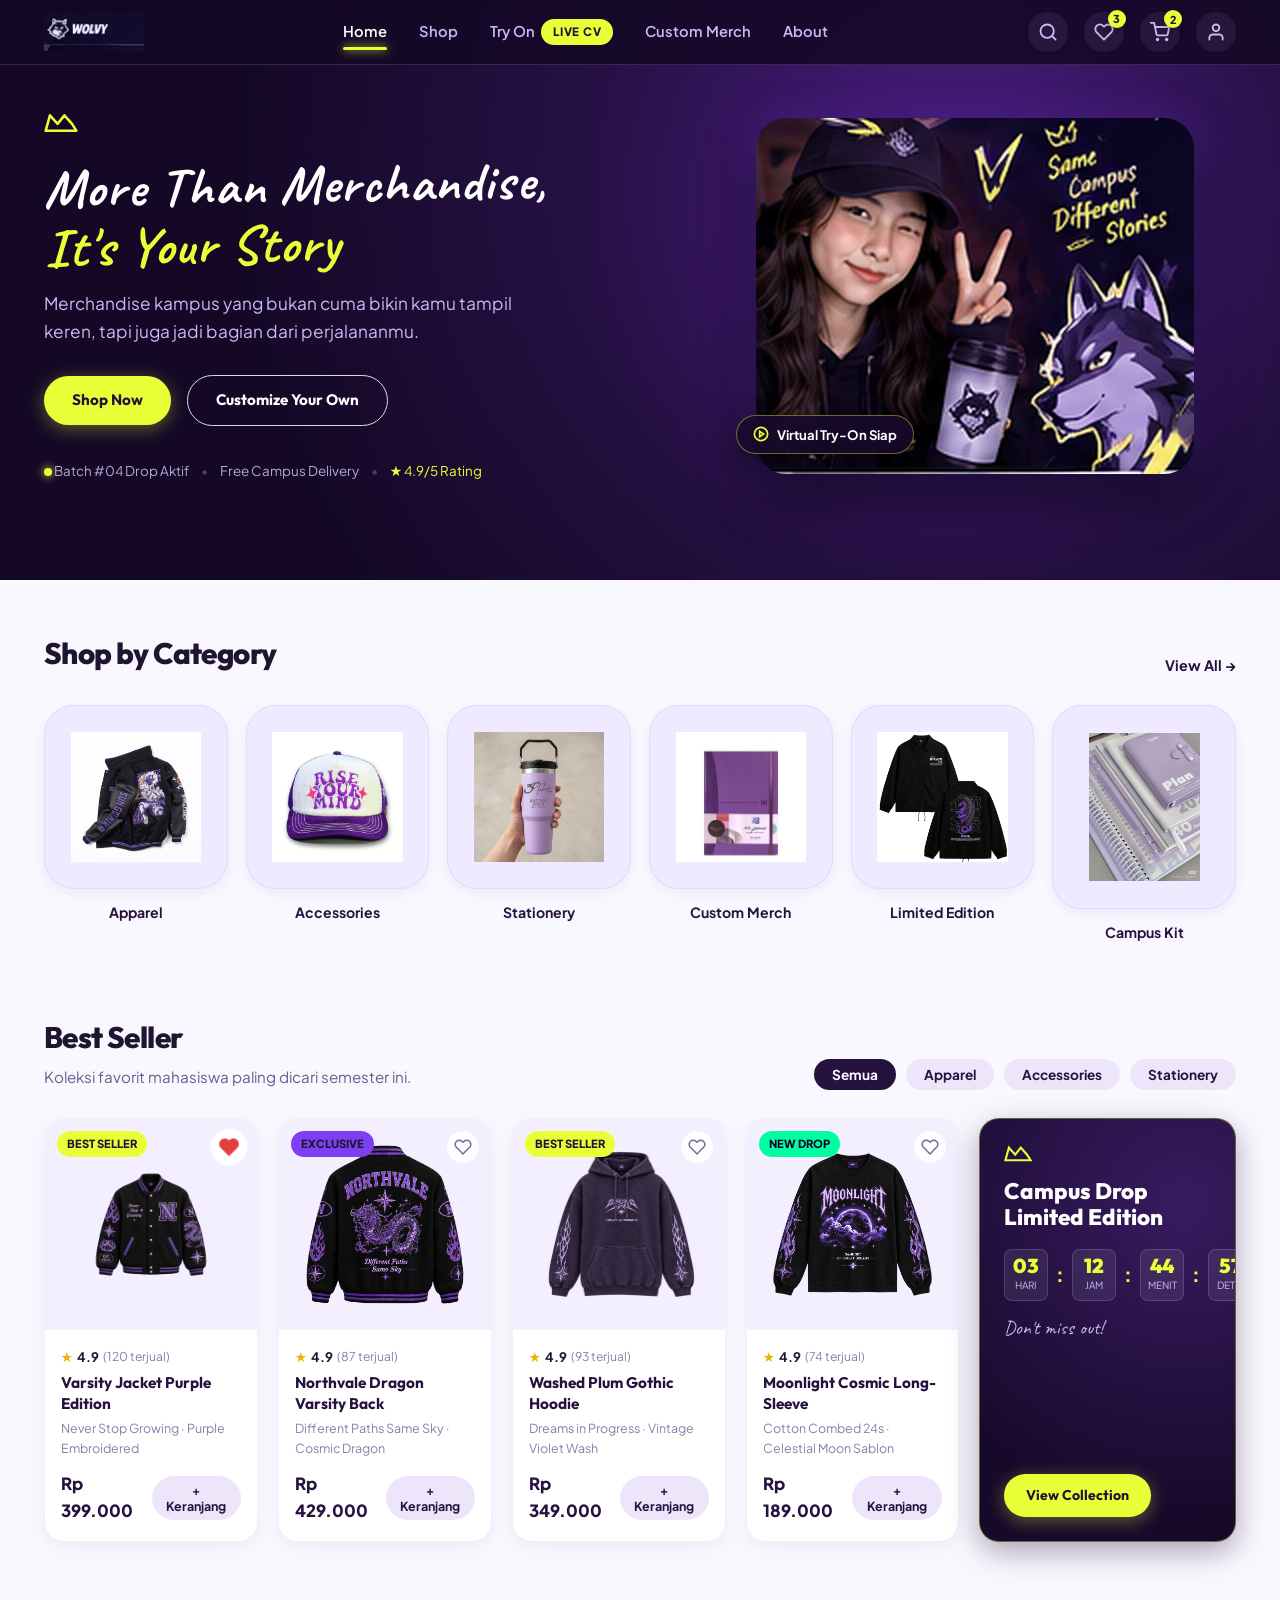
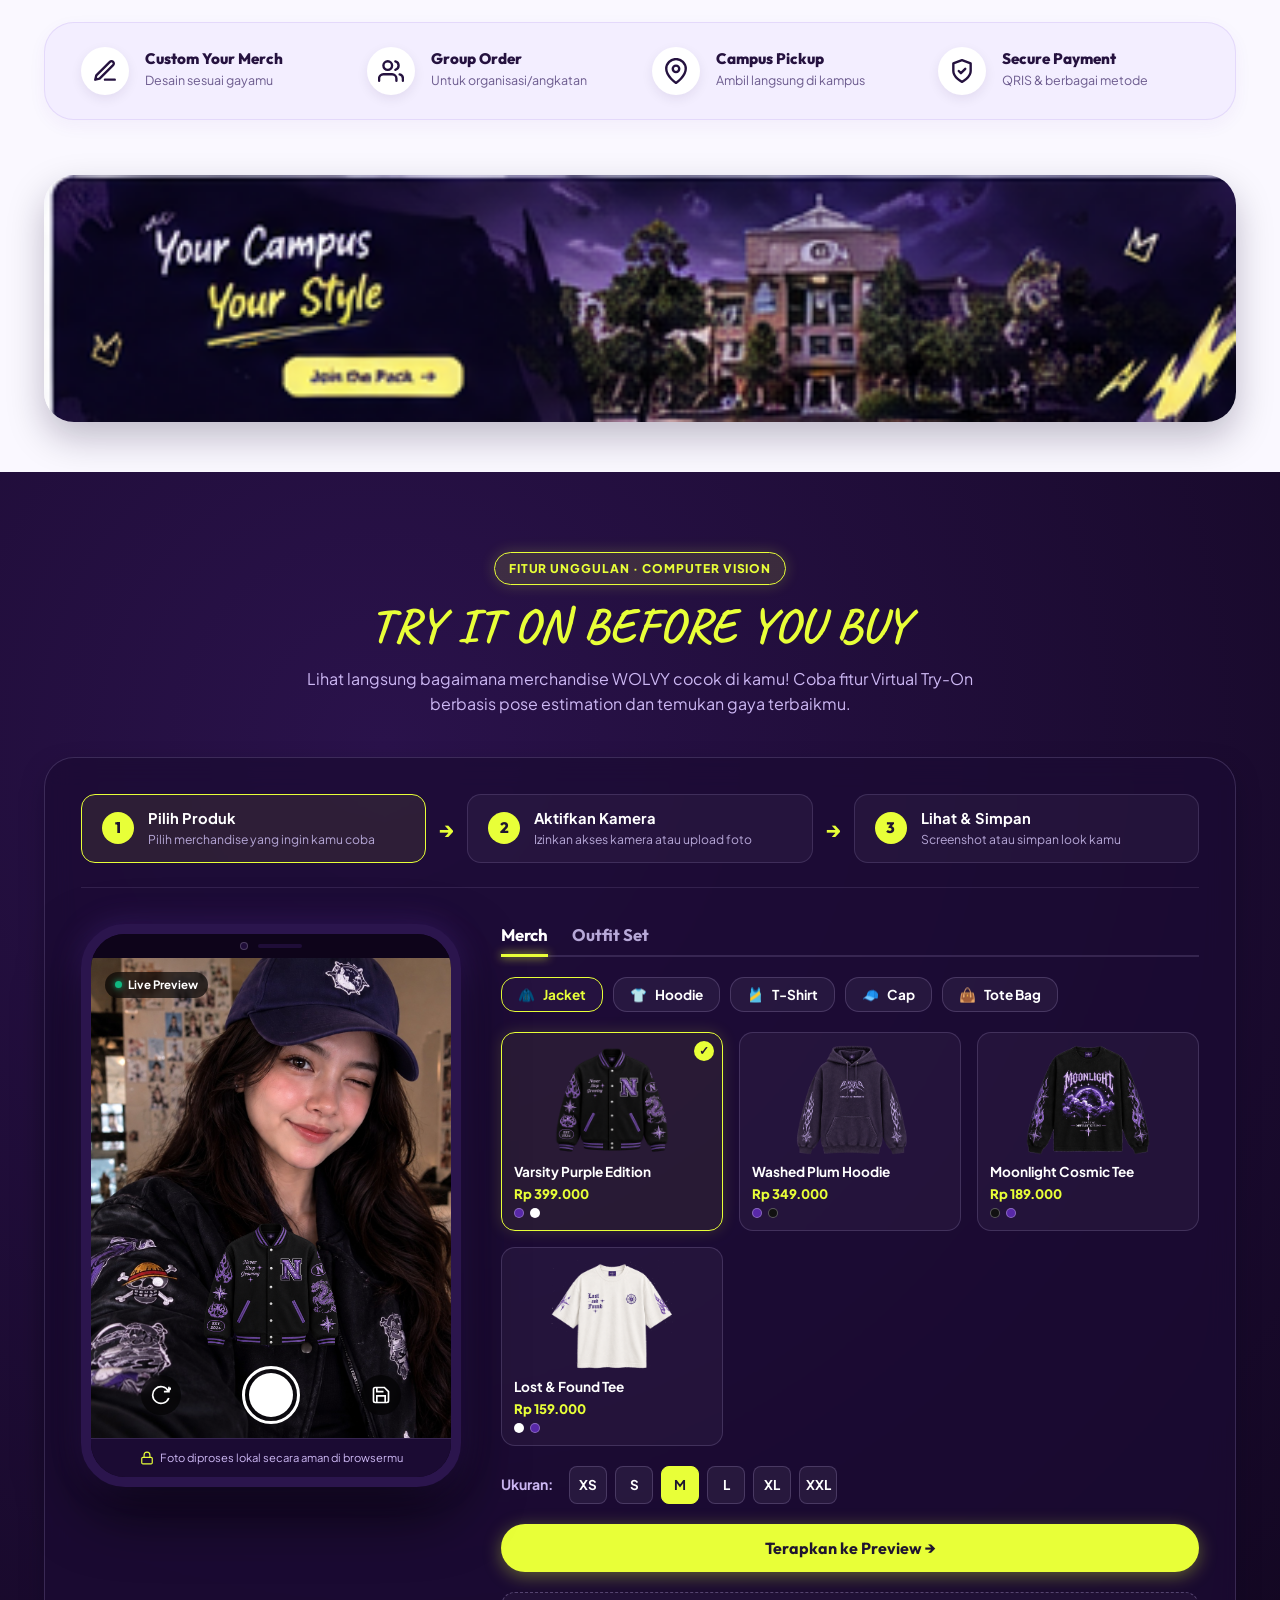
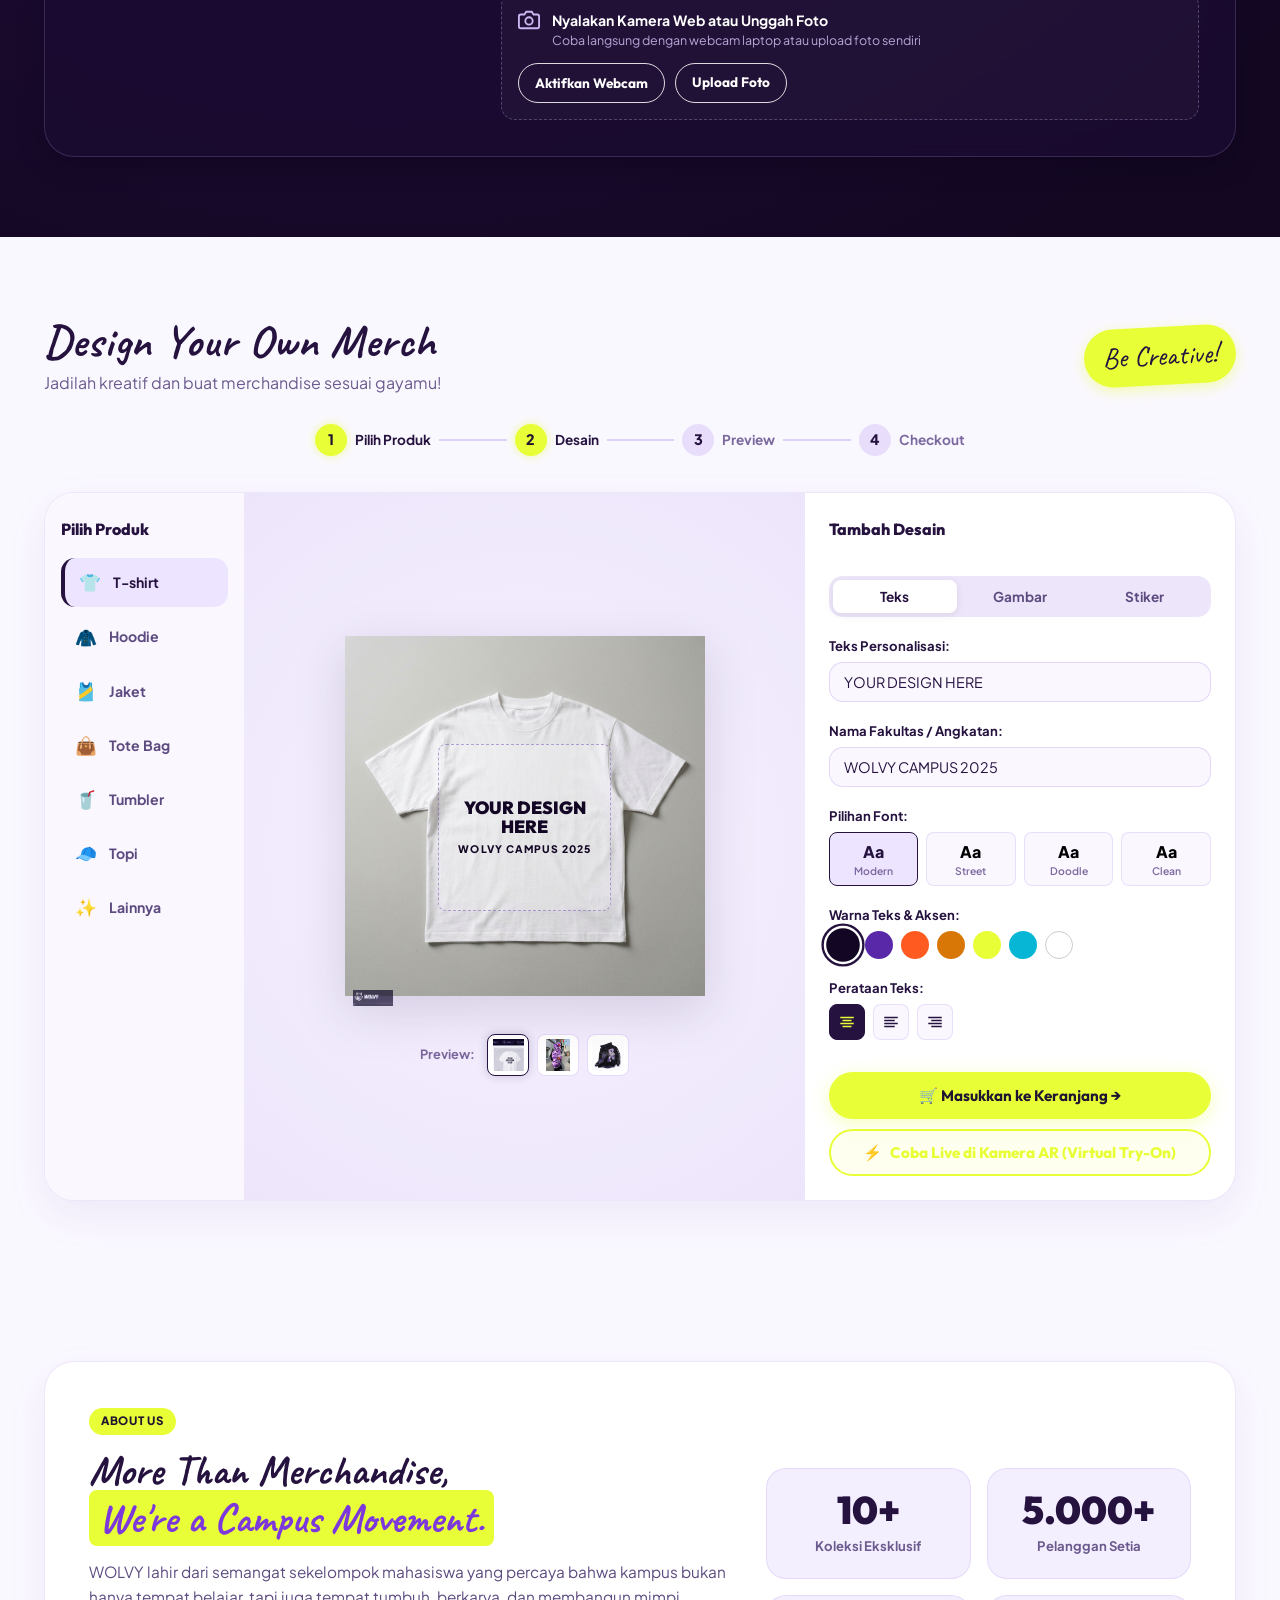
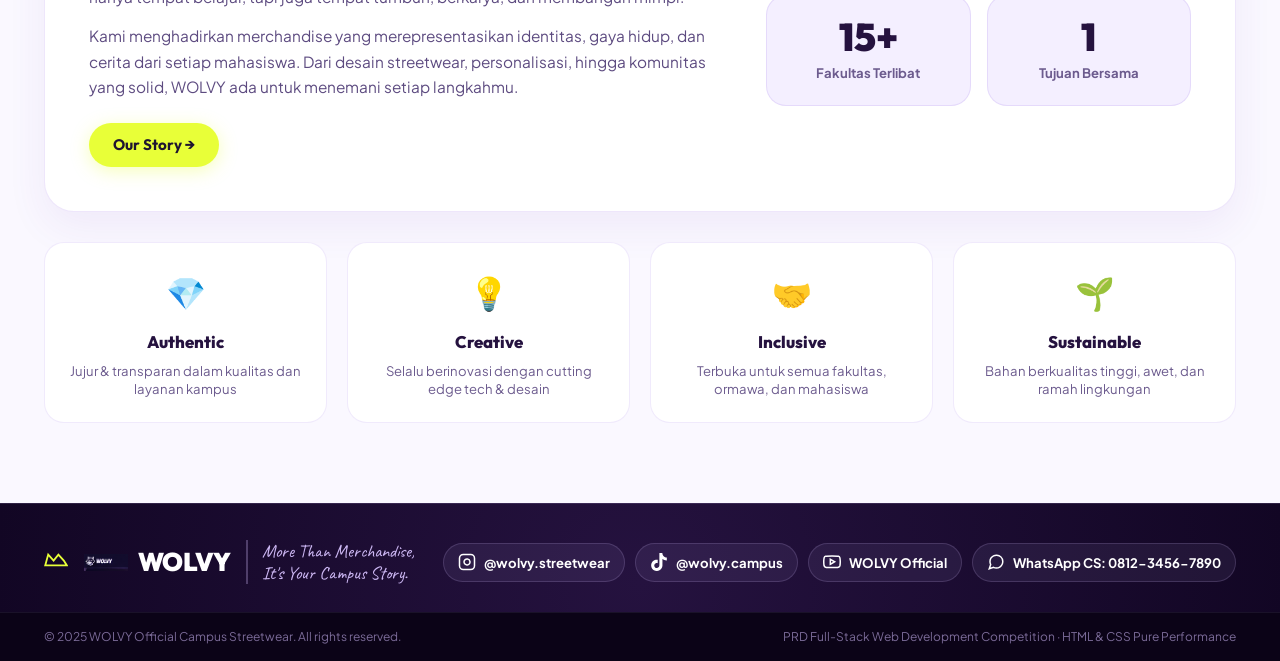
<file: index.html>
<!DOCTYPE html>
<html lang="id">
<head>
  <meta charset="UTF-8">
  <meta name="viewport" content="width=device-width, initial-scale=1.0">
  <title>WOLVY — More Than Merchandise, It's Your Campus Story</title>
  <meta name="description" content="Platform e-commerce merchandise streetwear kampus dengan fitur Virtual Try-On berbasis Computer Vision dan personalisasi desain custom.">
  <link rel="preconnect" href="https://fonts.googleapis.com">
  <link rel="preconnect" href="https://fonts.gstatic.com" crossorigin>
  <link href="https://fonts.googleapis.com/css2?family=Outfit:wght@400;500;600;700;800;900&family=Permanent+Marker&family=Plus+Jakarta+Sans:wght@300;400;500;600;700;800&family=Caveat:wght@600;700&display=swap" rel="stylesheet">
  <link rel="stylesheet" href="style.css">
</head>
<body>

  <!-- ==================== HEADER & NAVBAR ==================== -->
  <header class="header" id="mainHeader">
    <div class="nav-container">
      <!-- Brand Logo -->
      <a href="#" class="brand-logo" aria-label="WOLVY Home">
        <img src="assets/wolvy_logo_clean.png" alt="WOLVY Logo" class="brand-logo-img">
      </a>

      <!-- Desktop Navigation Links -->
      <nav class="nav-menu" id="navMenu">
        <a href="index.html" class="nav-link active">Home</a>
        <a href="shop.html" class="nav-link">Shop</a>
        <a href="tryon.html" class="nav-link nav-highlight">
          Try On <span class="badge-pill">LIVE CV</span>
        </a>
        <a href="#custom-merch" class="nav-link">Custom Merch</a>
        <a href="about.html" class="nav-link">About</a>
      </nav>

      <!-- Right Utility Actions -->
      <div class="nav-actions">
        <!-- Search Trigger -->
        <button class="icon-btn" id="searchBtn" aria-label="Cari produk" title="Cari (Ctrl+K)">
          <svg width="20" height="20" viewBox="0 0 24 24" fill="none" stroke="currentColor" stroke-width="2.2" stroke-linecap="round" stroke-linejoin="round">
            <circle cx="11" cy="11" r="8"></circle>
            <line x1="21" y1="21" x2="16.65" y2="16.65"></line>
          </svg>
        </button>

        <!-- Wishlist Trigger -->
        <a href="wishlist.html" class="icon-btn" id="wishlistBtn" aria-label="Wishlist" title="Wishlist favorit">
          <svg width="20" height="20" viewBox="0 0 24 24" fill="none" stroke="currentColor" stroke-width="2.2" stroke-linecap="round" stroke-linejoin="round">
            <path d="M20.84 4.61a5.5 5.5 0 0 0-7.78 0L12 5.67l-1.06-1.06a5.5 5.5 0 0 0-7.78 7.78l1.06 1.06L12 21.23l7.78-7.78 1.06-1.06a5.5 5.5 0 0 0 0-7.78z"></path>
          </svg>
          <span class="badge-count" id="wishlistCount">3</span>
        </a>

        <!-- Cart Trigger -->
        <button class="icon-btn cart-btn" id="cartBtn" aria-label="Keranjang belanja" title="Keranjang Belanja">
          <svg width="20" height="20" viewBox="0 0 24 24" fill="none" stroke="currentColor" stroke-width="2.2" stroke-linecap="round" stroke-linejoin="round">
            <circle cx="9" cy="21" r="1"></circle>
            <circle cx="20" cy="21" r="1"></circle>
            <path d="M1 1h4l2.68 13.39a2 2 0 0 0 2 1.61h9.72a2 2 0 0 0 2-1.61L23 6H6"></path>
          </svg>
          <span class="badge-count" id="cartBadge">2</span>
        </button>

        <!-- Profile / Auth Trigger -->
        <button class="icon-btn profile-btn" id="userBtn" aria-label="Akun pengguna" title="Akun Demo & Admin">
          <svg width="20" height="20" viewBox="0 0 24 24" fill="none" stroke="currentColor" stroke-width="2.2" stroke-linecap="round" stroke-linejoin="round">
            <path d="M20 21v-2a4 4 0 0 0-4-4H8a4 4 0 0 0-4 4v2"></path>
            <circle cx="12" cy="7" r="4"></circle>
          </svg>
        </button>

        <!-- Mobile Hamburger Toggle -->
        <button class="hamburger-btn" id="mobileMenuBtn" aria-label="Buka menu navigasi">
          <span></span>
          <span></span>
          <span></span>
        </button>
      </div>
    </div>
  </header>

  <!-- ==================== HERO SECTION ==================== -->
  <section class="hero-section" id="hero">
    <div class="hero-bg-energy"></div>
    <div class="hero-container">
      <!-- Left Content -->
      <div class="hero-content">
        <!-- Neon Crown Accent -->
        <div class="hero-doodle-crown">
          <svg width="34" height="26" viewBox="0 0 40 30" fill="none" stroke="#E8FF38" stroke-width="3" stroke-linecap="round" stroke-linejoin="round">
            <path d="M2 24L7 6L16 16L24 6L33 16L38 24H2Z"></path>
          </svg>
        </div>

        <h1 class="hero-title">
          More Than Merchandise,<br>
          <span class="text-neon">It's Your Story</span>
        </h1>

        <p class="hero-subtitle">
          Merchandise kampus yang bukan cuma bikin kamu tampil keren, tapi juga jadi bagian dari perjalananmu.
        </p>

        <!-- CTA Buttons -->
        <div class="hero-actions">
          <a href="#bestseller" class="btn btn-primary" id="heroShopBtn">
            Shop Now
          </a>
          <a href="#custom-merch" class="btn btn-outline" id="heroCustomBtn">
            Customize Your Own
          </a>
        </div>

        <!-- Micro Features Indicator -->
        <div class="hero-meta-strip">
          <div class="meta-item">
            <span class="meta-dot"></span>
            <span>Batch #04 Drop Aktif</span>
          </div>
          <div class="meta-divider">•</div>
          <div class="meta-item">
            <span>Free Campus Delivery</span>
          </div>
          <div class="meta-divider">•</div>
          <div class="meta-item">
            <span class="text-neon">★ 4.9/5 Rating</span>
          </div>
        </div>
      </div>

      <!-- Right Visual (Exact reference artwork: Student + Wolf Mascot + Yellow Doodles) -->
      <div class="hero-visual-wrapper">
        <div class="hero-visual-card">
          <img src="assets/hero_clean_hd.png" alt="WOLVY Student Model & Mascot" class="hero-main-img">
          
          <div class="floating-badge badge-bot-left" id="tryOnPillBadge">
            <svg width="16" height="16" viewBox="0 0 24 24" fill="none" stroke="#E8FF38" stroke-width="2.5"><circle cx="12" cy="12" r="10"></circle><polygon points="10 8 16 12 10 16 10 8"></polygon></svg>
            <span>Virtual Try-On Siap</span>
          </div>
        </div>
      </div>
    </div>
  </section>

  <!-- ==================== SHOP BY CATEGORY ==================== -->
  <section class="categories-section" id="categories">
    <div class="section-container">
      <div class="section-header">
        <h2 class="section-title">Shop by Category</h2>
        <a href="shop.html" class="section-link">View All &rarr;</a>
      </div>

      <!-- Categories Grid (6 Cards with Soft Lavender Pods) -->
      <div class="categories-grid">
        <div class="category-card" data-category="apparel">
          <div class="category-icon-box">
            <img src="assets/varsity.jpg" alt="Apparel" class="category-img">
          </div>
          <span class="category-label">Apparel</span>
        </div>

        <div class="category-card" data-category="accessories">
          <div class="category-icon-box">
            <img src="assets/topi.jpg" alt="Accessories" class="category-img">
          </div>
          <span class="category-label">Accessories</span>
        </div>

        <div class="category-card" data-category="stationery">
          <div class="category-icon-box">
            <img src="assets/tumbler.jpg" alt="Stationery" class="category-img">
          </div>
          <span class="category-label">Stationery</span>
        </div>

        <div class="category-card" data-category="custom">
          <div class="category-icon-box">
            <img src="assets/notebook.jpg" alt="Custom Merch" class="category-img">
          </div>
          <span class="category-label">Custom Merch</span>
        </div>

        <div class="category-card" data-category="limited">
          <div class="category-icon-box">
            <img src="assets/limitededition.jpg" alt="Limited Edition" class="category-img">
          </div>
          <span class="category-label">Limited Edition</span>
        </div>

        <div class="category-card" data-category="campuskit">
          <div class="category-icon-box">
            <img src="assets/campuskit.jpg" alt="Campus Kit" class="category-img">
          </div>
          <span class="category-label">Campus Kit</span>
        </div>
      </div>
    </div>
  </section>

  <!-- ==================== BEST SELLER SECTION ==================== -->
  <section class="bestseller-section" id="bestseller">
    <div class="section-container">
      <div class="section-header">
        <div>
          <h2 class="section-title">Best Seller</h2>
          <p class="section-desc">Koleksi favorit mahasiswa paling dicari semester ini.</p>
        </div>
        <div class="category-filter-chips">
          <button class="chip-btn active" data-filter="all">Semua</button>
          <button class="chip-btn" data-filter="apparel">Apparel</button>
          <button class="chip-btn" data-filter="accessories">Accessories</button>
          <button class="chip-btn" data-filter="stationery">Stationery</button>
        </div>
      </div>

      <!-- Product & Drop Grid -->
      <div class="bestseller-grid">
        <!-- Product 1: Varsity Jacket Purple Edition -->
        <div class="product-card" data-cat="apparel">
          <div class="product-thumb">
            <span class="product-tag tag-bestseller">Best Seller</span>
            <button class="btn-wishlist" aria-label="Tambah ke wishlist" data-id="1">
              <svg width="18" height="18" viewBox="0 0 24 24" fill="none" stroke="currentColor" stroke-width="2"><path d="M20.84 4.61a5.5 5.5 0 0 0-7.78 0L12 5.67l-1.06-1.06a5.5 5.5 0 0 0-7.78 7.78l1.06 1.06L12 21.23l7.78-7.78 1.06-1.06a5.5 5.5 0 0 0 0-7.78z"></path></svg>
            </button>
            <a href="product-detail.html?id=1" style="display:flex; align-items:center; justify-content:center; width:100%; height:100%;">
              <img src="assets/prod_varsity_purple.png" alt="Varsity Jacket Purple Edition" class="product-img">
            </a>
            <div class="product-quick-overlay">
              <button class="btn-quick-view" data-product="1">Quick View</button>
            </div>
          </div>
          <div class="product-info">
            <div class="product-rating">
              <span class="star-icon">★</span>
              <span class="rating-val">4.9</span>
              <span class="rating-count">(120 terjual)</span>
            </div>
            <h3 class="product-title"><a href="product-detail.html?id=1">Varsity Jacket Purple Edition</a></h3>
            <p class="product-variant-hint">Never Stop Growing · Purple Embroidered</p>
            <div class="product-price-row">
              <span class="product-price">Rp 399.000</span>
              <button class="btn-add-cart" data-id="1" data-name="Varsity Jacket Purple Edition" data-price="399000" data-img="assets/prod_varsity_purple.png">
                + Keranjang
              </button>
            </div>
          </div>
        </div>

        <!-- Product 13: Northvale Dragon Varsity (Back Edition) -->
        <div class="product-card" data-cat="apparel">
          <div class="product-thumb">
            <span class="product-tag tag-bestseller" style="background:#7E3FF2;">Exclusive</span>
            <button class="btn-wishlist" aria-label="Tambah ke wishlist" data-id="13">
              <svg width="18" height="18" viewBox="0 0 24 24" fill="none" stroke="currentColor" stroke-width="2"><path d="M20.84 4.61a5.5 5.5 0 0 0-7.78 0L12 5.67l-1.06-1.06a5.5 5.5 0 0 0-7.78 7.78l1.06 1.06L12 21.23l7.78-7.78 1.06-1.06a5.5 5.5 0 0 0 0-7.78z"></path></svg>
            </button>
            <a href="product-detail.html?id=13" style="display:flex; align-items:center; justify-content:center; width:100%; height:100%;">
              <img src="assets/prod_varsity_dragon.png" alt="Northvale Dragon Varsity Jacket" class="product-img">
            </a>
            <div class="product-quick-overlay">
              <button class="btn-quick-view" data-product="13">Quick View</button>
            </div>
          </div>
          <div class="product-info">
            <div class="product-rating">
              <span class="star-icon">★</span>
              <span class="rating-val">4.9</span>
              <span class="rating-count">(87 terjual)</span>
            </div>
            <h3 class="product-title"><a href="product-detail.html?id=13">Northvale Dragon Varsity Back</a></h3>
            <p class="product-variant-hint">Different Paths Same Sky · Cosmic Dragon</p>
            <div class="product-price-row">
              <span class="product-price">Rp 429.000</span>
              <button class="btn-add-cart" data-id="13" data-name="Northvale Dragon Varsity Back" data-price="429000" data-img="assets/prod_varsity_dragon.png">
                + Keranjang
              </button>
            </div>
          </div>
        </div>

        <!-- Product 16: Washed Plum Gothic Graphic Hoodie -->
        <div class="product-card" data-cat="apparel">
          <div class="product-thumb">
            <span class="product-tag tag-bestseller">Best Seller</span>
            <button class="btn-wishlist" aria-label="Tambah ke wishlist" data-id="16">
              <svg width="18" height="18" viewBox="0 0 24 24" fill="none" stroke="currentColor" stroke-width="2"><path d="M20.84 4.61a5.5 5.5 0 0 0-7.78 0L12 5.67l-1.06-1.06a5.5 5.5 0 0 0-7.78 7.78l1.06 1.06L12 21.23l7.78-7.78 1.06-1.06a5.5 5.5 0 0 0 0-7.78z"></path></svg>
            </button>
            <a href="product-detail.html?id=16" style="display:flex; align-items:center; justify-content:center; width:100%; height:100%;">
              <img src="assets/prod_hoodie_plum.png" alt="Washed Plum Gothic Graphic Hoodie" class="product-img">
            </a>
            <div class="product-quick-overlay">
              <button class="btn-quick-view" data-product="16">Quick View</button>
            </div>
          </div>
          <div class="product-info">
            <div class="product-rating">
              <span class="star-icon">★</span>
              <span class="rating-val">4.9</span>
              <span class="rating-count">(93 terjual)</span>
            </div>
            <h3 class="product-title"><a href="product-detail.html?id=16">Washed Plum Gothic Hoodie</a></h3>
            <p class="product-variant-hint">Dreams in Progress · Vintage Violet Wash</p>
            <div class="product-price-row">
              <span class="product-price">Rp 349.000</span>
              <button class="btn-add-cart" data-id="16" data-name="Washed Plum Gothic Hoodie" data-price="349000" data-img="assets/prod_hoodie_plum.png">
                + Keranjang
              </button>
            </div>
          </div>
        </div>

        <!-- Product 14: Moonlight Cosmic Gothic Long-Sleeve Tee -->
        <div class="product-card" data-cat="apparel">
          <div class="product-thumb">
            <span class="product-tag tag-bestseller" style="background:#00FFA3; color:#120624;">New Drop</span>
            <button class="btn-wishlist" aria-label="Tambah ke wishlist" data-id="14">
              <svg width="18" height="18" viewBox="0 0 24 24" fill="none" stroke="currentColor" stroke-width="2"><path d="M20.84 4.61a5.5 5.5 0 0 0-7.78 0L12 5.67l-1.06-1.06a5.5 5.5 0 0 0-7.78 7.78l1.06 1.06L12 21.23l7.78-7.78 1.06-1.06a5.5 5.5 0 0 0 0-7.78z"></path></svg>
            </button>
            <a href="product-detail.html?id=14" style="display:flex; align-items:center; justify-content:center; width:100%; height:100%;">
              <img src="assets/prod_longsleeve_moonlight.png" alt="Moonlight Cosmic Gothic Long-Sleeve Tee" class="product-img">
            </a>
            <div class="product-quick-overlay">
              <button class="btn-quick-view" data-product="14">Quick View</button>
            </div>
          </div>
          <div class="product-info">
            <div class="product-rating">
              <span class="star-icon">★</span>
              <span class="rating-val">4.9</span>
              <span class="rating-count">(74 terjual)</span>
            </div>
            <h3 class="product-title"><a href="product-detail.html?id=14">Moonlight Cosmic Long-Sleeve</a></h3>
            <p class="product-variant-hint">Cotton Combed 24s · Celestial Moon Sablon</p>
            <div class="product-price-row">
              <span class="product-price">Rp 189.000</span>
              <button class="btn-add-cart" data-id="14" data-name="Moonlight Cosmic Long-Sleeve" data-price="189000" data-img="assets/prod_longsleeve_moonlight.png">
                + Keranjang
              </button>
            </div>
          </div>
        </div>

        <!-- Card 5: Campus Drop Limited Edition Card (Countdown & Mascot) -->
        <div class="campus-drop-card" id="dropCard">
          <div class="drop-card-doodle-crown">
            <svg width="28" height="22" viewBox="0 0 40 30" fill="none" stroke="#E8FF38" stroke-width="3">
              <path d="M2 24L7 6L16 16L24 6L33 16L38 24H2Z"></path>
            </svg>
          </div>
          
          <h3 class="drop-card-title">Campus Drop<br>Limited Edition</h3>
          
          <!-- Live Countdown Timer -->
          <div class="drop-countdown" id="dropCountdown">
            <div class="time-block">
              <span class="time-num" id="cdDays">03</span>
              <span class="time-label">Hari</span>
            </div>
            <span class="time-sep">:</span>
            <div class="time-block">
              <span class="time-num" id="cdHours">12</span>
              <span class="time-label">Jam</span>
            </div>
            <span class="time-sep">:</span>
            <div class="time-block">
              <span class="time-num" id="cdMins">45</span>
              <span class="time-label">Menit</span>
            </div>
            <span class="time-sep">:</span>
            <div class="time-block">
              <span class="time-num" id="cdSecs">27</span>
              <span class="time-label">Detik</span>
            </div>
          </div>

          <p class="drop-card-subtext">Don't miss out!</p>

          <a href="#tryon" class="btn btn-primary drop-btn">
            View Collection
          </a>
        </div>
      </div>
    </div>
  </section>

  <!-- ==================== VALUE PROPOSITION / TRUST BAR ==================== -->
  <section class="trust-bar-section">
    <div class="section-container">
      <div class="trust-bar-container">
        <!-- Feature 1: Custom Your Merch -->
        <div class="trust-item">
          <div class="trust-icon">
            <svg width="26" height="26" viewBox="0 0 24 24" fill="none" stroke="#25123F" stroke-width="2.2" stroke-linecap="round" stroke-linejoin="round">
              <path d="M12 20h9"></path>
              <path d="M16.5 3.5a2.121 2.121 0 0 1 3 3L7 19l-4 1 1-4L16.5 3.5z"></path>
            </svg>
          </div>
          <div class="trust-text">
            <strong class="trust-title">Custom Your Merch</strong>
            <span class="trust-desc">Desain sesuai gayamu</span>
          </div>
        </div>

        <!-- Feature 2: Group Order -->
        <div class="trust-item">
          <div class="trust-icon">
            <svg width="26" height="26" viewBox="0 0 24 24" fill="none" stroke="#25123F" stroke-width="2.2" stroke-linecap="round" stroke-linejoin="round">
              <path d="M17 21v-2a4 4 0 0 0-4-4H5a4 4 0 0 0-4 4v2"></path>
              <circle cx="9" cy="7" r="4"></circle>
              <path d="M23 21v-2a4 4 0 0 0-3-3.87"></path>
              <path d="M16 3.13a4 4 0 0 1 0 7.75"></path>
            </svg>
          </div>
          <div class="trust-text">
            <strong class="trust-title">Group Order</strong>
            <span class="trust-desc">Untuk organisasi/angkatan</span>
          </div>
        </div>

        <!-- Feature 3: Campus Pickup -->
        <div class="trust-item">
          <div class="trust-icon">
            <svg width="26" height="26" viewBox="0 0 24 24" fill="none" stroke="#25123F" stroke-width="2.2" stroke-linecap="round" stroke-linejoin="round">
              <path d="M21 10c0 7-9 13-9 13s-9-6-9-13a9 9 0 0 1 18 0z"></path>
              <circle cx="12" cy="10" r="3"></circle>
            </svg>
          </div>
          <div class="trust-text">
            <strong class="trust-title">Campus Pickup</strong>
            <span class="trust-desc">Ambil langsung di kampus</span>
          </div>
        </div>

        <!-- Feature 4: Secure Payment -->
        <div class="trust-item">
          <div class="trust-icon">
            <svg width="26" height="26" viewBox="0 0 24 24" fill="none" stroke="#25123F" stroke-width="2.2" stroke-linecap="round" stroke-linejoin="round">
              <path d="M12 22s8-4 8-10V5l-8-3-8 3v7c0 6 8 10 8 10z"></path>
              <path d="M9 12l2 2 4-4"></path>
            </svg>
          </div>
          <div class="trust-text">
            <strong class="trust-title">Secure Payment</strong>
            <span class="trust-desc">QRIS & berbagai metode</span>
          </div>
        </div>
      </div>
    </div>
  </section>

  <!-- ==================== CAMPUS LIFESTYLE BANNER ==================== -->
  <section class="campus-banner-section">
    <div class="section-container">
      <a href="#tryon" class="lifestyle-banner-link" title="Join the Pack - Virtual Try On">
        <img src="assets/campus_lifestyle_banner.png" alt="Your Campus Your Style - Join the Pack" class="lifestyle-banner-img">
      </a>
    </div>
  </section>

  <!-- ==================== VIRTUAL TRY-ON SPOTLIGHT (PRD FR-12 & Reference) ==================== -->
  <section class="tryon-spotlight-section" id="tryon">
    <div class="section-container">
      <!-- Section Header -->
      <div class="tryon-intro">
        <span class="badge-pill-neon">FITUR UNGGULAN · COMPUTER VISION</span>
        <h2 class="tryon-headline">TRY IT ON BEFORE YOU BUY</h2>
        <p class="tryon-subtext">
          Lihat langsung bagaimana merchandise WOLVY cocok di kamu! Coba fitur Virtual Try-On berbasis pose estimation dan temukan gaya terbaikmu.
        </p>
      </div>

      <!-- Try-On Interactive Showcase Card (From Image 2 in Reference) -->
      <div class="tryon-studio-card">
        <!-- 3-Step Flow Guide -->
        <div class="tryon-steps-bar">
          <div class="step-card active">
            <span class="step-num">1</span>
            <div class="step-desc">
              <strong>Pilih Produk</strong>
              <span>Pilih merchandise yang ingin kamu coba</span>
            </div>
          </div>
          <div class="step-arrow">&rarr;</div>
          <div class="step-card">
            <span class="step-num">2</span>
            <div class="step-desc">
              <strong>Aktifkan Kamera</strong>
              <span>Izinkan akses kamera atau upload foto</span>
            </div>
          </div>
          <div class="step-arrow">&rarr;</div>
          <div class="step-card">
            <span class="step-num">3</span>
            <div class="step-desc">
              <strong>Lihat &amp; Simpan</strong>
              <span>Screenshot atau simpan look kamu</span>
            </div>
          </div>
        </div>

        <!-- Try-On Interactive Main Grid -->
        <div class="tryon-main-grid">
          <!-- Left: Live Try-On Camera Canvas -->
          <div class="tryon-viewport-container">
            <div class="tryon-phone-frame">
              <div class="phone-notch">
                <span class="camera-lens"></span>
                <span class="speaker"></span>
              </div>
              <div class="phone-screen" id="phoneScreen">
                <div class="live-status-pill">
                  <span class="live-dot"></span> Live Preview
                </div>
                
                <!-- Display Image / Video -->
                <img src="assets/fotomodeltry.jpeg" alt="Virtual Try-On Model Preview" id="tryonModelImg" class="tryon-model-image">
                <video id="webcamVideo" autoplay playsinline muted style="display: none;"></video>
                <canvas id="poseCanvas"></canvas>

                <!-- Product Overlay on Model -->
                <div class="tryon-overlay-layer" id="tryonOverlay">
                  <img src="assets/tryon_varsity_purple.png" alt="Overlay Apparel" id="tryonOverlayAsset" class="overlay-item">
                </div>

                <!-- Phone Camera Controls Overlay -->
                <div class="phone-camera-bar">
                  <button class="cam-action-btn" id="flipCamBtn" title="Ganti Kamera">
                    <svg width="20" height="20" viewBox="0 0 24 24" fill="none" stroke="currentColor" stroke-width="2"><path d="M21.5 2v6h-6M21.34 15.57a10 10 0 1 1-.57-8.38l5.67-5.67"/></svg>
                  </button>
                  <button class="cam-shutter-btn" id="captureLookBtn" title="Ambil Foto Look">
                    <span class="shutter-inner"></span>
                  </button>
                  <button class="cam-action-btn" id="saveLookBtn" title="Simpan Look">
                    <svg width="20" height="20" viewBox="0 0 24 24" fill="none" stroke="currentColor" stroke-width="2"><path d="M19 21H5a2 2 0 0 1-2-2V5a2 2 0 0 1 2-2h11l5 5v11a2 2 0 0 1-2 2z"></path><polyline points="17 21 17 13 7 13 7 21"></polyline><polyline points="7 3 7 8 15 8"></polyline></svg>
                  </button>
                </div>
              </div>
              <div class="phone-privacy-hint">
                <svg width="14" height="14" viewBox="0 0 24 24" fill="none" stroke="#E8FF38" stroke-width="2"><rect x="3" y="11" width="18" height="11" rx="2" ry="2"></rect><path d="M7 11V7a5 5 0 0 1 10 0v4"></path></svg>
                <span>Foto diproses lokal secara aman di browsermu</span>
              </div>
            </div>
          </div>

          <!-- Right: Interactive Product & Outfit Customizer -->
          <div class="tryon-control-panel">
            <div class="panel-tabs">
              <button class="panel-tab active" data-tab="merch">Merch</button>
              <button class="panel-tab" data-tab="outfit">Outfit Set</button>
            </div>

            <!-- Merch Type Selector -->
            <div class="merch-type-selector">
              <button class="merch-type-btn active" data-type="jacket">
                <span class="type-icon">🧥</span>
                <span>Jacket</span>
              </button>
              <button class="merch-type-btn" data-type="hoodie">
                <span class="type-icon">👕</span>
                <span>Hoodie</span>
              </button>
              <button class="merch-type-btn" data-type="tshirt">
                <span class="type-icon">🎽</span>
                <span>T-Shirt</span>
              </button>
              <button class="merch-type-btn" data-type="cap">
                <span class="type-icon">🧢</span>
                <span>Cap</span>
              </button>
              <button class="merch-type-btn" data-type="totebag">
                <span class="type-icon">👜</span>
                <span>Tote Bag</span>
              </button>
            </div>

            <!-- Merch Options Slider Cards -->
            <div class="merch-items-slider">
              <!-- Item 1 (Selected) -->
              <div class="slider-item active" data-product-id="1" data-name="Varsity Jacket Purple Edition" data-price="Rp 399.000" data-img="assets/tryon_varsity_purple.png">
                <div class="slider-item-check">&#10003;</div>
                <img src="assets/prod_varsity_purple.png" alt="Varsity Jacket" class="slider-img">
                <div class="slider-meta">
                  <h4 class="slider-title">Varsity Purple Edition</h4>
                  <span class="slider-price">Rp 399.000</span>
                  <div class="color-dots">
                    <span class="c-dot purple"></span>
                    <span class="c-dot white"></span>
                  </div>
                </div>
              </div>

              <!-- Item 2 -->
              <div class="slider-item" data-product-id="16" data-name="Washed Plum Gothic Hoodie" data-price="Rp 349.000" data-img="assets/tryon_hoodie_plum.png">
                <img src="assets/prod_hoodie_plum.png" alt="Washed Plum Gothic Hoodie" class="slider-img">
                <div class="slider-meta">
                  <h4 class="slider-title">Washed Plum Hoodie</h4>
                  <span class="slider-price">Rp 349.000</span>
                  <div class="color-dots">
                    <span class="c-dot purple"></span>
                    <span class="c-dot black"></span>
                  </div>
                </div>
              </div>

              <!-- Item 3 -->
              <div class="slider-item" data-product-id="14" data-name="Moonlight Cosmic Long-Sleeve" data-price="Rp 189.000" data-img="assets/tryon_longsleeve_moonlight.png">
                <img src="assets/prod_longsleeve_moonlight.png" alt="Moonlight Cosmic Long-Sleeve" class="slider-img">
                <div class="slider-meta">
                  <h4 class="slider-title">Moonlight Cosmic Tee</h4>
                  <span class="slider-price">Rp 189.000</span>
                  <div class="color-dots">
                    <span class="c-dot black"></span>
                    <span class="c-dot purple"></span>
                  </div>
                </div>
              </div>

              <!-- Item 4 -->
              <div class="slider-item" data-product-id="15" data-name="Lost and Found Tee" data-price="Rp 159.000" data-img="assets/tryon_tshirt_lostfound.png">
                <img src="assets/prod_tshirt_lostfound.png" alt="Lost and Found Tee" class="slider-img">
                <div class="slider-meta">
                  <h4 class="slider-title">Lost &amp; Found Tee</h4>
                  <span class="slider-price">Rp 159.000</span>
                  <div class="color-dots">
                    <span class="c-dot white"></span>
                    <span class="c-dot purple"></span>
                  </div>
                </div>
              </div>
            </div>

            <!-- Ukuran Selector -->
            <div class="size-selector-row">
              <label class="size-label">Ukuran:</label>
              <div class="size-options">
                <button class="size-chip">XS</button>
                <button class="size-chip">S</button>
                <button class="size-chip active">M</button>
                <button class="size-chip">L</button>
                <button class="size-chip">XL</button>
                <button class="size-chip">XXL</button>
              </div>
            </div>

            <!-- Action Button: Apply to Preview -->
            <button class="btn btn-primary btn-apply-preview" id="applyPreviewBtn">
              Terapkan ke Preview &rarr;
            </button>

            <!-- Camera / Photo Upload Fallback Card -->
            <div class="upload-alternative-card">
              <div class="upload-text">
                <svg width="22" height="22" viewBox="0 0 24 24" fill="none" stroke="#CDB8F4" stroke-width="2"><path d="M23 19a2 2 0 0 1-2 2H3a2 2 0 0 1-2-2V8a2 2 0 0 1 2-2h4l2-3h6l2 3h4a2 2 0 0 1 2 2z"></path><circle cx="12" cy="13" r="4"></circle></svg>
                <div>
                  <strong>Nyalakan Kamera Web atau Unggah Foto</strong>
                  <p>Coba langsung dengan webcam laptop atau upload foto sendiri</p>
                </div>
              </div>
              <div class="upload-btns">
                <button class="btn btn-sm btn-outline" id="toggleWebcamBtn">
                  Aktifkan Webcam
                </button>
                <label class="btn btn-sm btn-outline btn-file-label">
                  Upload Foto
                  <input type="file" id="photoUploadInput" accept="image/*" style="display: none;">
                </label>
              </div>
            </div>
          </div>
        </div>
      </div>
    </div>
  </section>

  <!-- ==================== DESIGN YOUR OWN MERCH (STUDIO) ==================== -->
  <section class="custom-studio-section" id="custom-merch">
    <div class="section-container">
      <!-- Studio Header -->
      <div class="studio-header">
        <div>
          <h2 class="studio-title">Design Your Own Merch</h2>
          <p class="studio-subtitle">Jadilah kreatif dan buat merchandise sesuai gayamu!</p>
        </div>
        <div class="studio-badge-tag">
          <span class="doodle-text">Be Creative!</span>
        </div>
      </div>

      <!-- Studio 4-Steps Bar -->
      <div class="studio-stepper">
        <div class="step-node active">
          <span class="node-circle">1</span>
          <span class="node-name">Pilih Produk</span>
        </div>
        <div class="node-line"></div>
        <div class="step-node active">
          <span class="node-circle">2</span>
          <span class="node-name">Desain</span>
        </div>
        <div class="node-line"></div>
        <div class="step-node">
          <span class="node-circle">3</span>
          <span class="node-name">Preview</span>
        </div>
        <div class="node-line"></div>
        <div class="step-node">
          <span class="node-circle">4</span>
          <span class="node-name">Checkout</span>
        </div>
      </div>

      <!-- Studio Editor Container -->
      <div class="studio-workspace-card">
        <!-- Column 1: Product Category Selector -->
        <div class="studio-col-products">
          <h4 class="studio-panel-title">Pilih Produk</h4>
          <ul class="studio-product-list">
            <li class="studio-prod-item active" data-type="tshirt">
              <span class="item-icon">👕</span>
              <span>T-shirt</span>
            </li>
            <li class="studio-prod-item" data-type="hoodie">
              <span class="item-icon">🧥</span>
              <span>Hoodie</span>
            </li>
            <li class="studio-prod-item" data-type="jaket">
              <span class="item-icon">🎽</span>
              <span>Jaket</span>
            </li>
            <li class="studio-prod-item" data-type="totebag">
              <span class="item-icon">👜</span>
              <span>Tote Bag</span>
            </li>
            <li class="studio-prod-item" data-type="tumbler">
              <span class="item-icon">🥤</span>
              <span>Tumbler</span>
            </li>
            <li class="studio-prod-item" data-type="topi">
              <span class="item-icon">🧢</span>
              <span>Topi</span>
            </li>
            <li class="studio-prod-item" data-type="lainnya">
              <span class="item-icon">✨</span>
              <span>Lainnya</span>
            </li>
          </ul>
        </div>

        <!-- Column 2: Live Canvas & Product Mockup -->
        <div class="studio-col-canvas">
          <div class="mockup-stage" id="mockupStage">
            <!-- T-Shirt Background Mockup -->
            <img src="assets/tshirt_mockup_clean.jpg" alt="Product Mockup Canvas" class="mockup-garment" id="mockupGarmentImg">

            <!-- Interactive Customizable Text Area -->
            <div class="mockup-print-area" id="printArea">
              <div class="custom-print-text" id="livePrintText">
                YOUR DESIGN HERE
              </div>
              <div class="custom-print-sub" id="livePrintSub">
                WOLVY CAMPUS 2025
              </div>
            </div>

            <!-- Peeking Wolf Crest at Bottom Left -->
            <div class="mockup-watermark">
              <img src="assets/mascot.png" alt="Wolvy Emblem" class="watermark-wolf">
            </div>
          </div>

          <!-- Preview Thumbnails (Front / Back / Model) -->
          <div class="mockup-thumb-bar">
            <span class="thumb-label">Preview:</span>
            <div class="thumb-group">
              <button class="thumb-btn active" data-angle="front">
                <img src="assets/tshirt_mockup.png" alt="Tampak Depan">
              </button>
              <button class="thumb-btn" data-angle="back">
                <img src="assets/hoodie.jpg" alt="Tampak Belakang">
              </button>
              <button class="thumb-btn" data-angle="model">
                <img src="assets/varsity.jpg" alt="Di Model">
              </button>
            </div>
          </div>
        </div>

        <!-- Column 3: Customization Design Tools -->
        <div class="studio-col-tools">
          <h4 class="studio-panel-title">Tambah Desain</h4>

          <!-- Tool Tabs -->
          <div class="tool-tabs">
            <button class="tool-tab active" data-tool="text">Teks</button>
            <button class="tool-tab" data-tool="gambar">Gambar</button>
            <button class="tool-tab" data-tool="stiker">Stiker</button>
          </div>

          <!-- Text Input Control -->
          <div class="tool-control-group">
            <label class="control-label" for="customTextInput">Teks Personalisasi:</label>
            <input type="text" id="customTextInput" class="tool-input-text" placeholder="Tulis teks di sini..." value="YOUR DESIGN HERE">
          </div>

          <!-- Subtext Input Control -->
          <div class="tool-control-group">
            <label class="control-label" for="customSubTextInput">Nama Fakultas / Angkatan:</label>
            <input type="text" id="customSubTextInput" class="tool-input-text" placeholder="Contoh: TEKNIK 2024" value="WOLVY CAMPUS 2025">
          </div>

          <!-- Font Style Choices -->
          <div class="tool-control-group">
            <label class="control-label">Pilihan Font:</label>
            <div class="font-selector-grid">
              <button class="font-btn active" data-font="Outfit">Aa <span class="font-name">Modern</span></button>
              <button class="font-btn" data-font="'Permanent Marker'">Aa <span class="font-name">Street</span></button>
              <button class="font-btn" data-font="'Caveat'">Aa <span class="font-name">Doodle</span></button>
              <button class="font-btn" data-font="'Plus Jakarta Sans'">Aa <span class="font-name">Clean</span></button>
            </div>
          </div>

          <!-- Color Swatches -->
          <div class="tool-control-group">
            <label class="control-label">Warna Teks &amp; Aksen:</label>
            <div class="color-palette-swatches">
              <button class="swatch-circle active" style="background-color: #120624;" data-color="#120624" title="Dark Navy"></button>
              <button class="swatch-circle" style="background-color: #5828A8;" data-color="#5828A8" title="Purple"></button>
              <button class="swatch-circle" style="background-color: #FF5A1F;" data-color="#FF5A1F" title="Orange"></button>
              <button class="swatch-circle" style="background-color: #D97706;" data-color="#D97706" title="Amber"></button>
              <button class="swatch-circle" style="background-color: #E8FF38;" data-color="#E8FF38" title="Neon Yellow"></button>
              <button class="swatch-circle" style="background-color: #06B6D4;" data-color="#06B6D4" title="Cyan"></button>
              <button class="swatch-circle" style="background-color: #FFFFFF; border: 1px solid #ccc;" data-color="#FFFFFF" title="White"></button>
            </div>
          </div>

          <!-- Alignment Buttons -->
          <div class="tool-control-group">
            <label class="control-label">Perataan Teks:</label>
            <div class="align-btn-group">
              <button class="align-btn active" data-align="center">
                <svg width="18" height="18" viewBox="0 0 24 24" fill="none" stroke="currentColor" stroke-width="2"><line x1="18" y1="10" x2="6" y2="10"></line><line x1="21" y1="6" x2="3" y2="6"></line><line x1="21" y1="14" x2="3" y2="14"></line><line x1="18" y1="18" x2="6" y2="18"></line></svg>
              </button>
              <button class="align-btn" data-align="left">
                <svg width="18" height="18" viewBox="0 0 24 24" fill="none" stroke="currentColor" stroke-width="2"><line x1="17" y1="10" x2="3" y2="10"></line><line x1="21" y1="6" x2="3" y2="6"></line><line x1="21" y1="14" x2="3" y2="14"></line><line x1="17" y1="18" x2="3" y2="18"></line></svg>
              </button>
              <button class="align-btn" data-align="right">
                <svg width="18" height="18" viewBox="0 0 24 24" fill="none" stroke="currentColor" stroke-width="2"><line x1="21" y1="10" x2="7" y2="10"></line><line x1="21" y1="6" x2="3" y2="6"></line><line x1="21" y1="14" x2="3" y2="14"></line><line x1="21" y1="18" x2="7" y2="18"></line></svg>
              </button>
            </div>
          </div>

          <!-- Submit & Live Try-on CTA Buttons -->
          <div style="display: flex; flex-direction: column; gap: 10px; margin-top: 14px;">
            <button class="btn btn-primary btn-submit-design" id="submitDesignBtn" style="width: 100%;">
              🛒 Masukkan ke Keranjang &rarr;
            </button>
            <button type="button" class="btn btn-outline" id="btnLiveTryonCustom" style="width: 100%; border: 2px solid var(--color-neon-yellow); color: var(--color-neon-yellow); background: rgba(232, 255, 56, 0.08); font-weight: 800; padding: 12px; display: flex; align-items: center; justify-content: center; gap: 8px; cursor: pointer; border-radius: var(--radius-pill);">
              <span>⚡</span> Coba Live di Kamera AR (Virtual Try-On)
            </button>
          </div>
        </div>
      </div>
    </div>
  </section>


  <!-- ==================== ABOUT US SECTION (From Reference) ==================== -->
  <section class="about-section" id="about">
    <div class="section-container">
      <div class="about-card-hero">
        <div class="about-text-side">
          <span class="badge-pill">ABOUT US</span>
          <h2 class="about-title">
            More Than Merchandise,<br>
            <span class="text-neon">We're a Campus Movement.</span>
          </h2>
          <p class="about-body">
            WOLVY lahir dari semangat sekelompok mahasiswa yang percaya bahwa kampus bukan hanya tempat belajar, tapi juga tempat tumbuh, berkarya, dan membangun mimpi.
          </p>
          <p class="about-body">
            Kami menghadirkan merchandise yang merepresentasikan identitas, gaya hidup, dan cerita dari setiap mahasiswa. Dari desain streetwear, personalisasi, hingga komunitas yang solid, WOLVY ada untuk menemani setiap langkahmu.
          </p>
          <a href="#bestseller" class="btn btn-primary btn-our-story">Our Story &rarr;</a>
        </div>

        <!-- Stats Numbers Grid -->
        <div class="about-stats-grid">
          <div class="stat-card">
            <span class="stat-number">10+</span>
            <span class="stat-label">Koleksi Eksklusif</span>
          </div>
          <div class="stat-card">
            <span class="stat-number">5.000+</span>
            <span class="stat-label">Pelanggan Setia</span>
          </div>
          <div class="stat-card">
            <span class="stat-number">15+</span>
            <span class="stat-label">Fakultas Terlibat</span>
          </div>
          <div class="stat-card">
            <span class="stat-number">1</span>
            <span class="stat-label">Tujuan Bersama</span>
          </div>
        </div>
      </div>

      <!-- Core Values -->
      <div class="values-grid">
        <div class="value-item">
          <span class="value-icon">💎</span>
          <h4 class="value-name">Authentic</h4>
          <p class="value-desc">Jujur &amp; transparan dalam kualitas dan layanan kampus</p>
        </div>
        <div class="value-item">
          <span class="value-icon">💡</span>
          <h4 class="value-name">Creative</h4>
          <p class="value-desc">Selalu berinovasi dengan cutting edge tech &amp; desain</p>
        </div>
        <div class="value-item">
          <span class="value-icon">🤝</span>
          <h4 class="value-name">Inclusive</h4>
          <p class="value-desc">Terbuka untuk semua fakultas, ormawa, dan mahasiswa</p>
        </div>
        <div class="value-item">
          <span class="value-icon">🌱</span>
          <h4 class="value-name">Sustainable</h4>
          <p class="value-desc">Bahan berkualitas tinggi, awet, dan ramah lingkungan</p>
        </div>
      </div>
    </div>
  </section>

  <!-- ==================== FOOTER (Identical to reference strip) ==================== -->
  <footer class="footer-strip" id="footer">
    <div class="footer-container">
      <!-- Left Mascot & Tagline -->
      <div class="footer-brand-side">
        <div class="footer-crown-doodle">
          <svg width="24" height="18" viewBox="0 0 40 30" fill="none" stroke="#E8FF38" stroke-width="3">
            <path d="M2 24L7 6L16 16L24 6L33 16L38 24H2Z"></path>
          </svg>
        </div>
        <div class="footer-logo-pack">
          <img src="assets/mascot.png" alt="WOLVY Mascot Logo" class="footer-mascot-img">
          <span class="footer-brand-title">WOLVY</span>
        </div>
        <div class="footer-tagline-text">
          More Than Merchandise,<br>It's Your Campus Story.
        </div>
      </div>

      <!-- Social Media Section (Sosmed Resmi WOLVY) -->
      <div class="footer-social-side">
        <div class="footer-social-pills">
          <a href="https://instagram.com" target="_blank" rel="noopener" class="sosmed-pill-link" title="Instagram">
            <svg width="18" height="18" viewBox="0 0 24 24" fill="none" stroke="currentColor" stroke-width="2"><rect x="2" y="2" width="20" height="20" rx="5" ry="5"></rect><path d="M16 11.37A4 4 0 1 1 12.63 8 4 4 0 0 1 16 11.37z"></path><line x1="17.5" y1="6.5" x2="17.51" y2="6.5"></line></svg>
            <span>@wolvy.streetwear</span>
          </a>
          <a href="https://tiktok.com" target="_blank" rel="noopener" class="sosmed-pill-link" title="TikTok">
            <svg width="18" height="18" viewBox="0 0 24 24" fill="currentColor"><path d="M12.525.02c1.31-.02 2.61-.01 3.91-.02.08 1.53.63 3.09 1.75 4.17 1.12 1.11 2.7 1.62 4.24 1.79v4.03c-1.44-.05-2.89-.35-4.2-.97-.57-.26-1.1-.59-1.62-.93-.01 2.92.01 5.84-.02 8.75-.08 1.4-.54 2.79-1.35 3.94-1.31 1.92-3.58 3.17-5.91 3.21-1.43.08-2.86-.31-4.08-1.03-2.02-1.19-3.44-3.37-3.65-5.71-.02-.5-.03-1-.01-1.49.18-1.9 1.12-3.72 2.58-4.96 1.66-1.44 3.98-2.13 6.15-1.72.02 1.48-.04 2.96-.04 4.44-.99-.32-2.15-.23-3.02.37-.63.41-1.11 1.04-1.36 1.75-.21.51-.24 1.07-.14 1.61.24 1.64 1.82 2.89 3.49 2.75 1.5-.06 2.79-1.14 3.12-2.6.09-.43.12-.87.12-1.31V.02z"/></svg>
            <span>@wolvy.campus</span>
          </a>
          <a href="https://youtube.com" target="_blank" rel="noopener" class="sosmed-pill-link" title="YouTube">
            <svg width="18" height="18" viewBox="0 0 24 24" fill="none" stroke="currentColor" stroke-width="2"><path d="M22.54 6.42a2.78 2.78 0 0 0-1.94-2C18.88 4 12 4 12 4s-6.88 0-8.6.46a2.78 2.78 0 0 0-1.94 2A29 29 0 0 0 1 11.75a29 29 0 0 0 .46 5.33A2.78 2.78 0 0 0 3.4 19c1.72.46 8.6.46 8.6.46s6.88 0 8.6-.46a2.78 2.78 0 0 0 1.94-2 29 29 0 0 0 .46-5.25 29 29 0 0 0-.46-5.33z"></path><polygon points="9.75 15.02 15.5 11.75 9.75 8.48 9.75 15.02"></polygon></svg>
            <span>WOLVY Official</span>
          </a>
          <a href="https://wa.me/6281234567890" target="_blank" rel="noopener" class="sosmed-pill-link" title="WhatsApp Customer Service">
            <svg width="18" height="18" viewBox="0 0 24 24" fill="none" stroke="currentColor" stroke-width="2"><path d="M21 11.5a8.38 8.38 0 0 1-.9 3.8 8.5 8.5 0 0 1-7.6 4.7 8.38 8.38 0 0 1-3.8-.9L3 21l1.9-5.7a8.38 8.38 0 0 1-.9-3.8 8.5 8.5 0 0 1 4.7-7.6 8.38 8.38 0 0 1 3.8-.9h.5a8.48 8.48 0 0 1 8 8v.5z"></path></svg>
            <span>WhatsApp CS: 0812-3456-7890</span>
          </a>
        </div>
      </div>
    </div>
    
    <div class="footer-sub-bar">
      <div class="section-container sub-flex">
        <p>&copy; 2025 WOLVY Official Campus Streetwear. All rights reserved.</p>
        <p class="sub-credit">PRD Full-Stack Web Development Competition · HTML &amp; CSS Pure Performance</p>
      </div>
    </div>
  </footer>

  <!-- ==================== SHOPPING CART DRAWER (Interactive) ==================== -->
  <aside class="cart-drawer" id="cartDrawer" aria-hidden="true">
    <div class="cart-overlay" id="cartOverlay"></div>
    <div class="cart-panel">
      <div class="cart-header">
        <div class="cart-title-wrap">
          <h3 class="cart-title">Keranjang Belanja</h3>
          <span class="cart-count-pill" id="cartDrawerCount">2 Item</span>
        </div>
        <button class="cart-close-btn" id="cartCloseBtn" aria-label="Tutup Keranjang">&times;</button>
      </div>

      <!-- Cart Items List -->
      <div class="cart-items" id="cartItemsList">
        <!-- Item 1 -->
        <div class="cart-item" data-id="1">
          <img src="assets/p_varsity.png" alt="Varsity Jacket" class="cart-item-img">
          <div class="cart-item-details">
            <h4 class="cart-item-title">Varsity Jacket Purple Edition</h4>
            <span class="cart-item-variant">Ukuran: M · Warna: Purple</span>
            <div class="cart-item-price">Rp 399.000</div>
            <div class="qty-control">
              <button class="qty-btn qty-minus" data-id="1">-</button>
              <span class="qty-val">1</span>
              <button class="qty-btn qty-plus" data-id="1">+</button>
            </div>
          </div>
          <button class="cart-item-remove" data-id="1" title="Hapus Item">&times;</button>
        </div>

        <!-- Item 2 -->
        <div class="cart-item" data-id="2">
          <img src="assets/p_totebag.png" alt="Tote Bag Campus" class="cart-item-img">
          <div class="cart-item-details">
            <h4 class="cart-item-title">Tote Bag Campus</h4>
            <span class="cart-item-variant">Warna: Off-White</span>
            <div class="cart-item-price">Rp 139.000</div>
            <div class="qty-control">
              <button class="qty-btn qty-minus" data-id="2">-</button>
              <span class="qty-val">1</span>
              <button class="qty-btn qty-plus" data-id="2">+</button>
            </div>
          </div>
          <button class="cart-item-remove" data-id="2" title="Hapus Item">&times;</button>
        </div>
      </div>

      <!-- Cart Summary Footer -->
      <div class="cart-footer">
        <div class="cart-summary-row">
          <span>Subtotal</span>
          <span class="cart-subtotal" id="cartSubtotal">Rp 538.000</span>
        </div>
        <div class="cart-summary-row">
          <span>Ongkir Kampus</span>
          <span class="text-neon">GRATIS (Pickup)</span>
        </div>
        <div class="cart-summary-row cart-total-row">
          <span>Total Pembayaran</span>
          <span class="cart-total-price" id="cartTotalPrice">Rp 538.000</span>
        </div>

        <a href="checkout.html" class="btn btn-primary btn-checkout-trigger" id="checkoutBtn" style="text-decoration:none; display:flex; justify-content:center; align-items:center;">
          Checkout Pesanan &rarr;
        </a>
        <a href="cart.html" style="display:block; text-align:center; font-size:0.82rem; color:var(--color-lavender); text-decoration:underline; margin-top:8px;">
          Buka Halaman Keranjang Lengkap
        </a>
        <p class="cart-footer-note">Simulasi transaksi instan via QRIS / Virtual Account</p>
      </div>
    </div>
  </aside>

  <!-- ==================== QUICK VIEW PRODUCT MODAL ==================== -->
  <div class="modal" id="quickViewModal" aria-hidden="true">
    <div class="modal-backdrop" id="quickViewBackdrop"></div>
    <div class="modal-dialog modal-product">
      <button class="modal-close-btn" id="quickViewCloseBtn">&times;</button>
      <div class="modal-product-content">
        <div class="modal-product-gallery">
          <img src="assets/p_varsity.png" alt="Product Quick View" id="qvImage" class="qv-main-img">
          <div class="qv-tag-pill">Stok Tersedia: 24 pcs</div>
        </div>
        <div class="modal-product-details">
          <span class="badge-pill">OFFICIAL MERCHANDISE</span>
          <h3 class="qv-title" id="qvTitle">Varsity Jacket Purple Edition</h3>
          <div class="qv-rating">
            <span class="star-icon">★</span> 4.9 (120 Ulasan Mahasiswa)
          </div>
          <div class="qv-price" id="qvPrice">Rp 399.000</div>
          
          <p class="qv-desc">
            Varsity jacket edisi khusus kampus dengan desain modern dan bahan fleece cotton premium yang tebal namun sejuk digunakan saat kuliah maupun nongkrong.
          </p>

          <div class="qv-sizes">
            <label>Pilih Ukuran:</label>
            <div class="qv-size-group">
              <button class="size-chip">S</button>
              <button class="size-chip active">M</button>
              <button class="size-chip">L</button>
              <button class="size-chip">XL</button>
              <button class="size-chip">XXL</button>
            </div>
          </div>

          <div class="qv-actions">
            <button class="btn btn-primary" id="qvAddToCartBtn">Tambah ke Keranjang</button>
            <a href="#tryon" class="btn btn-outline" id="qvTryOnBtn">Coba Virtual Try-On</a>
          </div>
        </div>
      </div>
    </div>
  </div>

  <!-- ==================== SEARCH MODAL ==================== -->
  <div class="modal" id="searchModal" aria-hidden="true">
    <div class="modal-backdrop" id="searchBackdrop"></div>
    <div class="modal-dialog modal-search">
      <div class="search-input-wrap">
        <svg width="22" height="22" viewBox="0 0 24 24" fill="none" stroke="#CDB8F4" stroke-width="2"><circle cx="11" cy="11" r="8"></circle><line x1="21" y1="21" x2="16.65" y2="16.65"></line></svg>
        <input type="text" id="searchInput" placeholder="Cari varsity, totebag, hoodie, topi kampus..." autocomplete="off">
        <button class="search-close-x" id="searchCloseBtn">&times;</button>
      </div>
      <div class="search-suggestions">
        <span class="suggest-label">Paling Sering Dicari:</span>
        <div class="suggest-tags">
          <button class="tag-chip">Varsity Jacket Purple</button>
          <button class="tag-chip">Hoodie Wolf Logo</button>
          <button class="tag-chip">Cap Navy</button>
          <button class="tag-chip">Tumbler Wolf</button>
          <button class="tag-chip">Tote Bag Campus</button>
        </div>
      </div>
    </div>
  </div>

  <!-- ==================== USER PROFILE & DEMO MODAL ==================== -->
  <div class="modal" id="userModal" aria-hidden="true">
    <div class="modal-backdrop" id="userBackdrop"></div>
    <div class="modal-dialog modal-user">
      <button class="modal-close-btn" id="userCloseBtn">&times;</button>
      <div class="user-modal-header">
        <div class="user-avatar-large">🐺</div>
        <h3 class="user-name-title">Akun Demo Mahasiswa</h3>
        <p class="user-email-subtitle">mahasiswa.demo@kampus.ac.id</p>
        <span class="badge-pill-neon">Pelanggan Aktif</span>
      </div>
      <div class="user-menu-list">
        <a href="orders.html" class="user-menu-link" id="userOrdersLink">
          <span>📦 Pesanan Saya (Riwayat &amp; Status)</span>
          <span class="menu-arrow">&rarr;</span>
        </a>
        <a href="wishlist.html" class="user-menu-link" id="userWishlistLink">
          <span>❤️ Wishlist Favorit</span>
          <span class="menu-arrow">&rarr;</span>
        </a>
        <a href="tryon.html" class="user-menu-link">
          <span>📸 Virtual Try-On Live</span>
          <span class="menu-arrow">&rarr;</span>
        </a>
        <a href="login.html" class="user-menu-link" style="color:var(--color-neon-yellow);">
          <span>🛡️ Masuk sebagai Admin (Lewat Login)</span>
          <span class="menu-arrow">&rarr;</span>
        </a>
        <a href="login.html" class="user-menu-link" style="color:#CDB8F4;">
          <span>🚪 Ganti Akun / Keluar</span>
          <span class="menu-arrow">&rarr;</span>
        </a>
      </div>
    </div>
  </div>

  <!-- Toast Notification Container -->
  <div class="toast-container" id="toastContainer"></div>

  <script src="smart-size-guide.js"></script>
  <script src="custom-merch-ar.js"></script>
  <script src="script.js"></script>
</body>
</html>
</file>
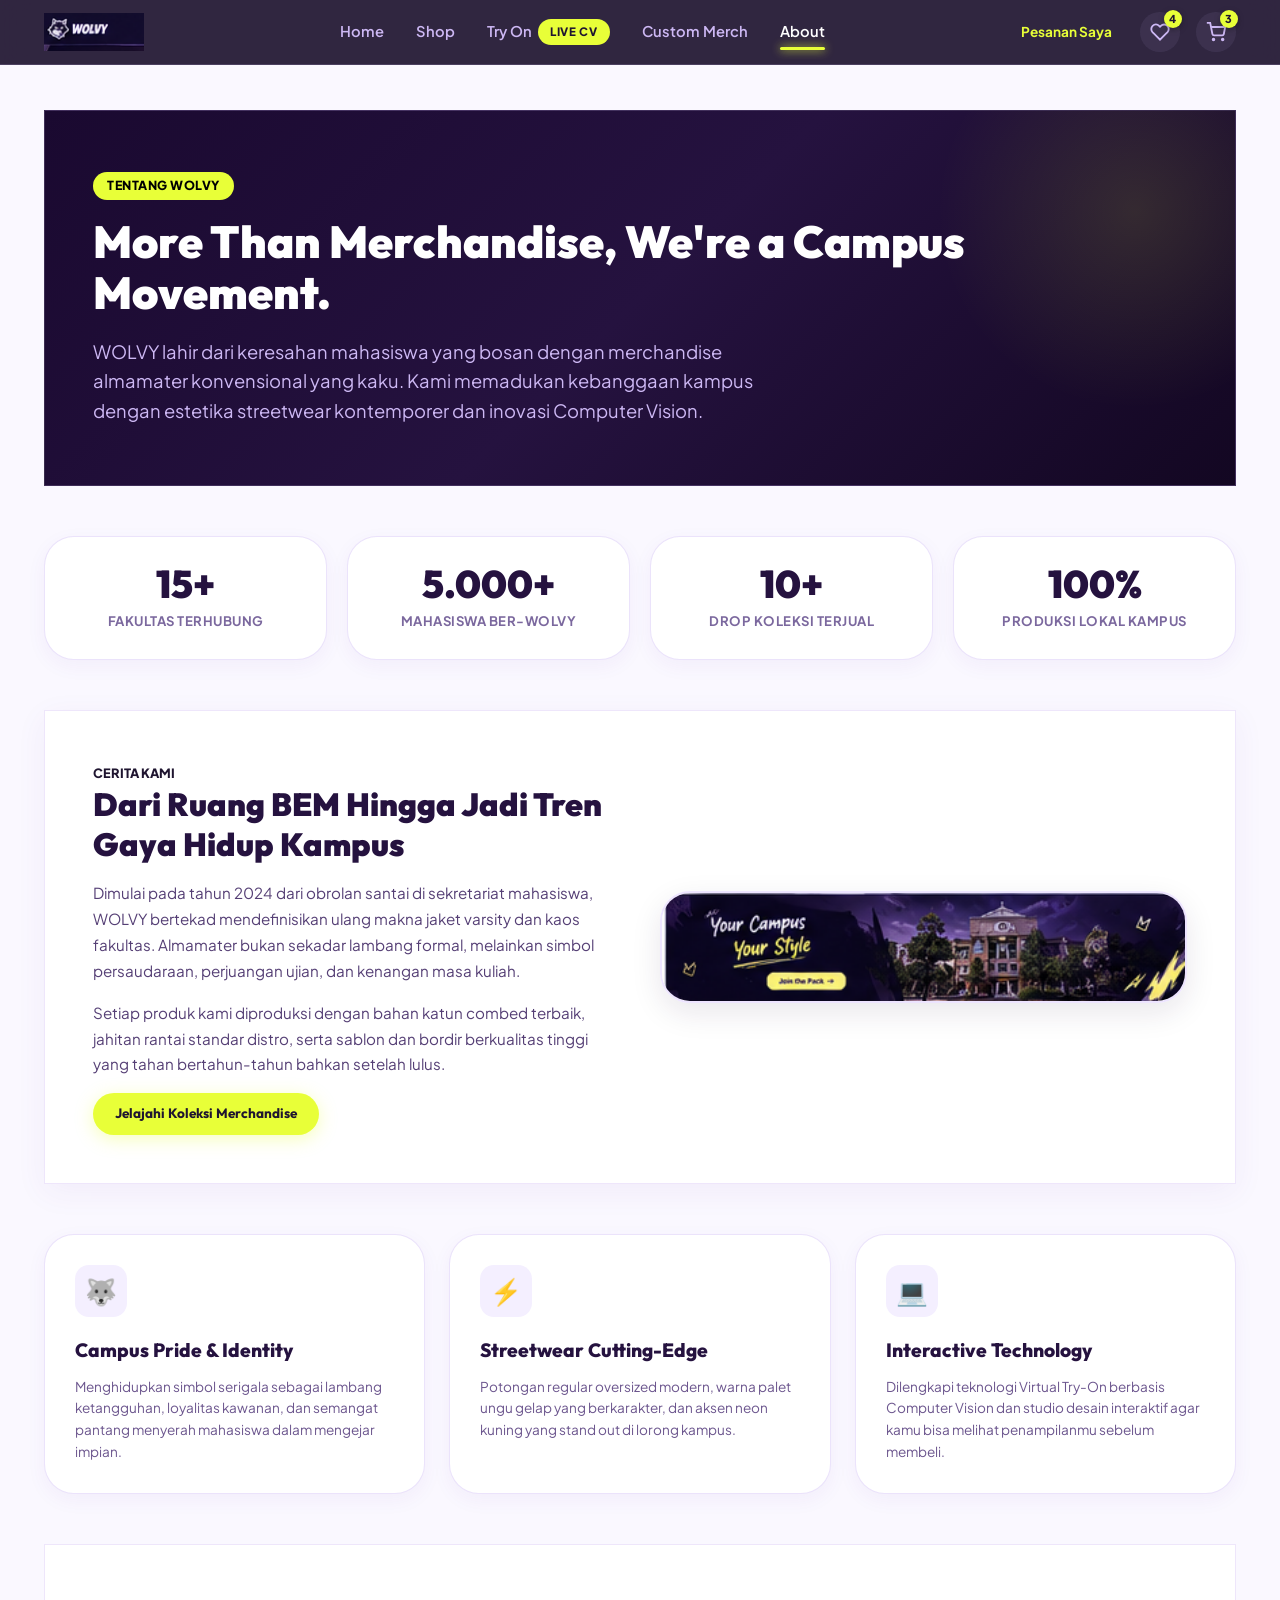
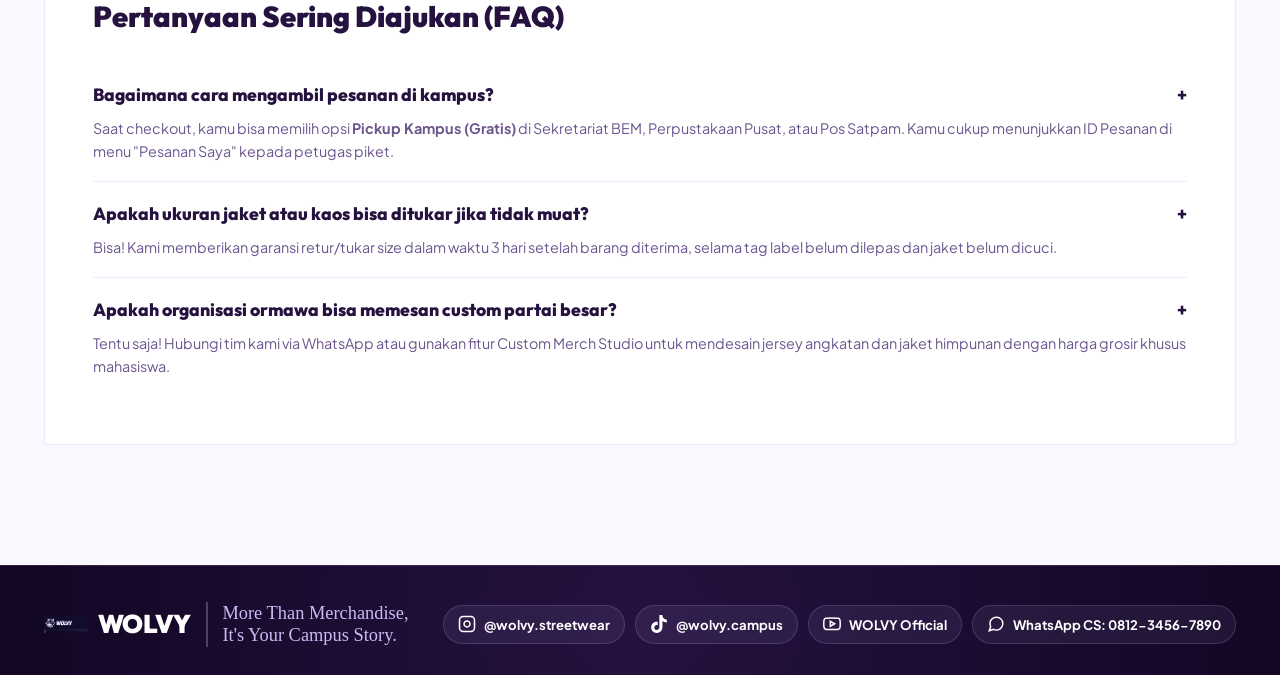
<file: about.html>
<!DOCTYPE html>
<html lang="id">
<head>
  <meta charset="UTF-8">
  <meta name="viewport" content="width=device-width, initial-scale=1.0">
  <title>About Us — WOLVY Campus Streetwear Movement</title>
  <meta name="description" content="Kisah perjalanan WOLVY: mengubah merchandise almamater kampus menjadi pergerakan streetwear modern yang membanggakan.">
  <link rel="preconnect" href="https://fonts.googleapis.com">
  <link rel="preconnect" href="https://fonts.gstatic.com" crossorigin>
  <link href="https://fonts.googleapis.com/css2?family=Outfit:wght@400;500;600;700;800;900&family=Permanent+Marker&family=Plus+Jakarta+Sans:wght@300;400;500;600;700;800&display=swap" rel="stylesheet">
  <link rel="stylesheet" href="style.css">
  <style>
    .about-layout {
      padding: 110px 0 80px 0;
      background: #FAF8FF;
      color: var(--color-text-dark);
      min-height: 85vh;
    }
    .about-hero {
      background: linear-gradient(135deg, #1A0930 0%, #25123F 50%, #130722 100%);
      border-radius: var(--radius-2xl);
      padding: 60px 48px;
      color: #FFFFFF;
      position: relative;
      overflow: hidden;
      margin-bottom: 50px;
      border: 1px solid rgba(205, 184, 244, 0.2);
    }
    .about-hero::after {
      content: '';
      position: absolute;
      top: -100px;
      right: -100px;
      width: 400px;
      height: 400px;
      background: radial-gradient(circle, rgba(232, 255, 56, 0.12) 0%, transparent 70%);
      border-radius: 50%;
    }
    .about-tag {
      background: var(--color-neon-yellow);
      color: #000;
      font-size: 0.78rem;
      font-weight: 900;
      padding: 4px 14px;
      border-radius: var(--radius-pill);
      text-transform: uppercase;
      letter-spacing: 0.5px;
      display: inline-block;
      margin-bottom: 16px;
    }
    .about-hero-title {
      font-family: var(--font-heading);
      font-size: 2.8rem;
      font-weight: 900;
      line-height: 1.15;
      margin-bottom: 18px;
    }
    .about-hero-desc {
      color: var(--color-lavender);
      font-size: 1.15rem;
      max-width: 680px;
      line-height: 1.6;
    }

    /* Stats Grid */
    .about-stats-grid {
      display: grid;
      grid-template-columns: repeat(4, 1fr);
      gap: 20px;
      margin-bottom: 50px;
    }
    .about-stat-card {
      background: #FFFFFF;
      border-radius: var(--radius-xl);
      padding: 28px 20px;
      border: 1.5px solid rgba(205, 184, 244, 0.4);
      text-align: center;
      box-shadow: 0 6px 20px rgba(98, 45, 170, 0.05);
      transition: transform 0.2s;
    }
    .about-stat-card:hover {
      transform: translateY(-4px);
      border-color: var(--color-mid-purple);
    }
    .stat-number {
      font-family: var(--font-heading);
      font-size: 2.4rem;
      font-weight: 900;
      color: var(--color-dark-purple);
      margin-bottom: 6px;
    }
    .stat-label {
      font-size: 0.82rem;
      color: #7B689E;
      font-weight: 700;
      text-transform: uppercase;
      letter-spacing: 0.5px;
    }

    /* Story Section */
    .story-section {
      background: #FFFFFF;
      border-radius: var(--radius-2xl);
      padding: 48px;
      border: 1.5px solid rgba(205, 184, 244, 0.35);
      box-shadow: 0 8px 30px rgba(98, 45, 170, 0.06);
      margin-bottom: 50px;
      display: grid;
      grid-template-columns: 1fr 1fr;
      gap: 40px;
      align-items: center;
    }
    .story-text h2 {
      font-family: var(--font-heading);
      font-size: 2rem;
      font-weight: 900;
      color: var(--color-dark-purple);
      margin-bottom: 16px;
      line-height: 1.25;
    }
    .story-text p {
      font-size: 0.95rem;
      color: #553F75;
      line-height: 1.7;
      margin-bottom: 16px;
    }
    .story-img-box {
      border-radius: var(--radius-xl);
      overflow: hidden;
      border: 2px solid #EDE4FF;
      box-shadow: 0 10px 30px rgba(37, 18, 63, 0.1);
    }
    .story-img-box img {
      width: 100%;
      height: 100%;
      object-fit: cover;
      display: block;
    }

    /* Values Grid */
    .values-grid {
      display: grid;
      grid-template-columns: repeat(3, 1fr);
      gap: 24px;
      margin-bottom: 50px;
    }
    .value-card {
      background: #FFFFFF;
      border-radius: var(--radius-xl);
      padding: 30px;
      border: 1.5px solid rgba(205, 184, 244, 0.4);
      box-shadow: 0 6px 20px rgba(98, 45, 170, 0.05);
    }
    .val-icon {
      width: 52px;
      height: 52px;
      border-radius: 14px;
      background: #F4EFFF;
      color: var(--color-dark-purple);
      display: flex;
      align-items: center;
      justify-content: center;
      font-size: 1.6rem;
      margin-bottom: 18px;
    }
    .val-title {
      font-family: var(--font-heading);
      font-size: 1.2rem;
      font-weight: 800;
      color: var(--color-dark-purple);
      margin-bottom: 10px;
    }
    .val-desc {
      font-size: 0.85rem;
      color: #6C568E;
      line-height: 1.6;
    }

    /* FAQ Section */
    .faq-card {
      background: #FFFFFF;
      border-radius: var(--radius-2xl);
      padding: 48px;
      border: 1.5px solid rgba(205, 184, 244, 0.35);
      margin-bottom: 40px;
    }
    .faq-item {
      padding: 18px 0;
      border-bottom: 1px solid #F0E8FF;
    }
    .faq-item:last-child {
      border-bottom: none;
    }
    .faq-q {
      font-family: var(--font-heading);
      font-size: 1.1rem;
      font-weight: 800;
      color: var(--color-dark-purple);
      margin-bottom: 8px;
      cursor: pointer;
      display: flex;
      justify-content: space-between;
      align-items: center;
    }
    .faq-a {
      font-size: 0.9rem;
      color: #6C568E;
      line-height: 1.6;
    }

    @media (max-width: 900px) {
      .about-stats-grid {
        grid-template-columns: 1fr 1fr;
      }
      .story-section, .values-grid {
        grid-template-columns: 1fr;
      }
    }
  </style>
</head>
<body>

  <!-- ==================== HEADER ==================== -->
  <header class="header" id="mainHeader">
    <div class="nav-container">
      <a href="index.html" class="brand-logo" aria-label="WOLVY Home">
        <img src="assets/wolvy_logo_clean.png" alt="WOLVY Logo" class="brand-logo-img">
      </a>
      <nav class="nav-menu">
        <a href="index.html" class="nav-link">Home</a>
        <a href="shop.html" class="nav-link">Shop</a>
        <a href="tryon.html" class="nav-link nav-highlight">
          Try On <span class="badge-pill">LIVE CV</span>
        </a>
        <a href="index.html#custom-merch" class="nav-link">Custom Merch</a>
        <a href="about.html" class="nav-link active">About</a>
      </nav>
      <div class="nav-actions">
        <a href="orders.html" class="nav-link" style="font-size:0.85rem; font-weight:700; color:var(--color-neon-yellow); margin-right:12px;">
          Pesanan Saya
        </a>
        <a href="wishlist.html" class="icon-btn" aria-label="Wishlist">
          <svg width="20" height="20" viewBox="0 0 24 24" fill="none" stroke="currentColor" stroke-width="2.2"><path d="M20.84 4.61a5.5 5.5 0 0 0-7.78 0L12 5.67l-1.06-1.06a5.5 5.5 0 0 0-7.78 7.78l1.06 1.06L12 21.23l7.78-7.78 1.06-1.06a5.5 5.5 0 0 0 0-7.78z"></path></svg>
          <span class="badge-count" id="wishlistCount">4</span>
        </a>
        <a href="cart.html" class="icon-btn cart-btn" aria-label="Keranjang">
          <svg width="20" height="20" viewBox="0 0 24 24" fill="none" stroke="currentColor" stroke-width="2.2"><circle cx="9" cy="21" r="1"></circle><circle cx="20" cy="21" r="1"></circle><path d="M1 1h4l2.68 13.39a2 2 0 0 0 2 1.61h9.72a2 2 0 0 0 2-1.61L23 6H6"></path></svg>
          <span class="badge-count" id="cartBadge">3</span>
        </a>
      </div>
    </div>
  </header>

  <!-- ==================== MAIN ABOUT ==================== -->
  <main class="about-layout">
    <div class="section-container">
      
      <!-- Hero -->
      <div class="about-hero">
        <span class="about-tag">TENTANG WOLVY</span>
        <h1 class="about-hero-title">More Than Merchandise, We're a Campus Movement.</h1>
        <p class="about-hero-desc">
          WOLVY lahir dari keresahan mahasiswa yang bosan dengan merchandise almamater konvensional yang kaku. Kami memadukan kebanggaan kampus dengan estetika streetwear kontemporer dan inovasi Computer Vision.
        </p>
      </div>

      <!-- Stats Grid matching reference docx Column 2 bottom -->
      <div class="about-stats-grid">
        <div class="about-stat-card">
          <div class="stat-number">15+</div>
          <div class="stat-label">Fakultas Terhubung</div>
        </div>
        <div class="about-stat-card">
          <div class="stat-number">5.000+</div>
          <div class="stat-label">Mahasiswa Ber-WOLVY</div>
        </div>
        <div class="about-stat-card">
          <div class="stat-number">10+</div>
          <div class="stat-label">Drop Koleksi Terjual</div>
        </div>
        <div class="about-stat-card">
          <div class="stat-number">100%</div>
          <div class="stat-label">Produksi Lokal Kampus</div>
        </div>
      </div>

      <!-- Story Section -->
      <div class="story-section">
        <div class="story-text">
          <span style="font-size:0.8rem; font-weight:800; color:var(--color-mid-purple); text-transform:uppercase;">Cerita Kami</span>
          <h2>Dari Ruang BEM Hingga Jadi Tren Gaya Hidup Kampus</h2>
          <p>
            Dimulai pada tahun 2024 dari obrolan santai di sekretariat mahasiswa, WOLVY bertekad mendefinisikan ulang makna jaket varsity dan kaos fakultas. Almamater bukan sekadar lambang formal, melainkan simbol persaudaraan, perjuangan ujian, dan kenangan masa kuliah.
          </p>
          <p>
            Setiap produk kami diproduksi dengan bahan katun combed terbaik, jahitan rantai standar distro, serta sablon dan bordir berkualitas tinggi yang tahan bertahun-tahun bahkan setelah lulus.
          </p>
          <a href="shop.html" class="btn btn-primary" style="font-size:0.85rem; padding:10px 22px;">
            Jelajahi Koleksi Merchandise
          </a>
        </div>
        <div class="story-img-box">
          <img src="assets/campus_lifestyle_banner.png" alt="WOLVY Campus Lifestyle">
        </div>
      </div>

      <!-- Values -->
      <div class="values-grid">
        <div class="value-card">
          <div class="val-icon">🐺</div>
          <h3 class="val-title">Campus Pride &amp; Identity</h3>
          <p class="val-desc">
            Menghidupkan simbol serigala sebagai lambang ketangguhan, loyalitas kawanan, dan semangat pantang menyerah mahasiswa dalam mengejar impian.
          </p>
        </div>

        <div class="value-card">
          <div class="val-icon">⚡</div>
          <h3 class="val-title">Streetwear Cutting-Edge</h3>
          <p class="val-desc">
            Potongan regular oversized modern, warna palet ungu gelap yang berkarakter, dan aksen neon kuning yang stand out di lorong kampus.
          </p>
        </div>

        <div class="value-card">
          <div class="val-icon">💻</div>
          <h3 class="val-title">Interactive Technology</h3>
          <p class="val-desc">
            Dilengkapi teknologi Virtual Try-On berbasis Computer Vision dan studio desain interaktif agar kamu bisa melihat penampilanmu sebelum membeli.
          </p>
        </div>
      </div>

      <!-- FAQ Section -->
      <div class="faq-card">
        <h2 style="font-family:var(--font-heading); font-size:1.8rem; font-weight:900; color:var(--color-dark-purple); margin-bottom:24px;">
          Pertanyaan Sering Diajukan (FAQ)
        </h2>

        <div class="faq-item">
          <div class="faq-q">
            <span>Bagaimana cara mengambil pesanan di kampus?</span>
            <span>+</span>
          </div>
          <div class="faq-a">
            Saat checkout, kamu bisa memilih opsi <strong>Pickup Kampus (Gratis)</strong> di Sekretariat BEM, Perpustakaan Pusat, atau Pos Satpam. Kamu cukup menunjukkan ID Pesanan di menu "Pesanan Saya" kepada petugas piket.
          </div>
        </div>

        <div class="faq-item">
          <div class="faq-q">
            <span>Apakah ukuran jaket atau kaos bisa ditukar jika tidak muat?</span>
            <span>+</span>
          </div>
          <div class="faq-a">
            Bisa! Kami memberikan garansi retur/tukar size dalam waktu 3 hari setelah barang diterima, selama tag label belum dilepas dan jaket belum dicuci.
          </div>
        </div>

        <div class="faq-item">
          <div class="faq-q">
            <span>Apakah organisasi ormawa bisa memesan custom partai besar?</span>
            <span>+</span>
          </div>
          <div class="faq-a">
            Tentu saja! Hubungi tim kami via WhatsApp atau gunakan fitur Custom Merch Studio untuk mendesain jersey angkatan dan jaket himpunan dengan harga grosir khusus mahasiswa.
          </div>
        </div>
      </div>

    </div>
  </main>

  <footer class="footer-strip">
    <div class="footer-container">
      <div class="footer-brand-side">
        <div class="footer-logo-pack">
          <img src="assets/mascot.png" alt="WOLVY Mascot Logo" class="footer-mascot-img">
          <span class="footer-brand-title">WOLVY</span>
        </div>
        <div class="footer-tagline-text">
          More Than Merchandise,<br>It's Your Campus Story.
        </div>
      </div>
      <div class="footer-social-side">
        <div class="footer-social-pills">
          <a href="https://instagram.com" target="_blank" rel="noopener" class="sosmed-pill-link" title="Instagram">
            <svg width="18" height="18" viewBox="0 0 24 24" fill="none" stroke="currentColor" stroke-width="2"><rect x="2" y="2" width="20" height="20" rx="5" ry="5"></rect><path d="M16 11.37A4 4 0 1 1 12.63 8 4 4 0 0 1 16 11.37z"></path><line x1="17.5" y1="6.5" x2="17.51" y2="6.5"></line></svg>
            <span>@wolvy.streetwear</span>
          </a>
          <a href="https://tiktok.com" target="_blank" rel="noopener" class="sosmed-pill-link" title="TikTok">
            <svg width="18" height="18" viewBox="0 0 24 24" fill="currentColor"><path d="M12.525.02c1.31-.02 2.61-.01 3.91-.02.08 1.53.63 3.09 1.75 4.17 1.12 1.11 2.7 1.62 4.24 1.79v4.03c-1.44-.05-2.89-.35-4.2-.97-.57-.26-1.1-.59-1.62-.93-.01 2.92.01 5.84-.02 8.75-.08 1.4-.54 2.79-1.35 3.94-1.31 1.92-3.58 3.17-5.91 3.21-1.43.08-2.86-.31-4.08-1.03-2.02-1.19-3.44-3.37-3.65-5.71-.02-.5-.03-1-.01-1.49.18-1.9 1.12-3.72 2.58-4.96 1.66-1.44 3.98-2.13 6.15-1.72.02 1.48-.04 2.96-.04 4.44-.99-.32-2.15-.23-3.02.37-.63.41-1.11 1.04-1.36 1.75-.21.51-.24 1.07-.14 1.61.24 1.64 1.82 2.89 3.49 2.75 1.5-.06 2.79-1.14 3.12-2.6.09-.43.12-.87.12-1.31V.02z"/></svg>
            <span>@wolvy.campus</span>
          </a>
          <a href="https://youtube.com" target="_blank" rel="noopener" class="sosmed-pill-link" title="YouTube">
            <svg width="18" height="18" viewBox="0 0 24 24" fill="none" stroke="currentColor" stroke-width="2"><path d="M22.54 6.42a2.78 2.78 0 0 0-1.94-2C18.88 4 12 4 12 4s-6.88 0-8.6.46a2.78 2.78 0 0 0-1.94 2A29 29 0 0 0 1 11.75a29 29 0 0 0 .46 5.33A2.78 2.78 0 0 0 3.4 19c1.72.46 8.6.46 8.6.46s6.88 0 8.6-.46a2.78 2.78 0 0 0 1.94-2 29 29 0 0 0 .46-5.25 29 29 0 0 0-.46-5.33z"></path><polygon points="9.75 15.02 15.5 11.75 9.75 8.48 9.75 15.02"></polygon></svg>
            <span>WOLVY Official</span>
          </a>
          <a href="https://wa.me/6281234567890" target="_blank" rel="noopener" class="sosmed-pill-link" title="WhatsApp Customer Service">
            <svg width="18" height="18" viewBox="0 0 24 24" fill="none" stroke="currentColor" stroke-width="2"><path d="M21 11.5a8.38 8.38 0 0 1-.9 3.8 8.5 8.5 0 0 1-7.6 4.7 8.38 8.38 0 0 1-3.8-.9L3 21l1.9-5.7a8.38 8.38 0 0 1-.9-3.8 8.5 8.5 0 0 1 4.7-7.6 8.38 8.38 0 0 1 3.8-.9h.5a8.48 8.48 0 0 1 8 8v.5z"></path></svg>
            <span>WhatsApp CS: 0812-3456-7890</span>
          </a>
        </div>
      </div>
    </div>
  </footer>

  <script src="store.js"></script>
  <script>
    document.addEventListener('DOMContentLoaded', () => {
      const badge = document.getElementById('cartBadge');
      if (badge) badge.innerText = wolvyStore.getCartCount();
      const wishlistCountEl = document.getElementById('wishlistCount');
      if (wishlistCountEl) wishlistCountEl.innerText = wolvyStore.getWishlist().length;
    });
  </script>
</body>
</html>
</file>
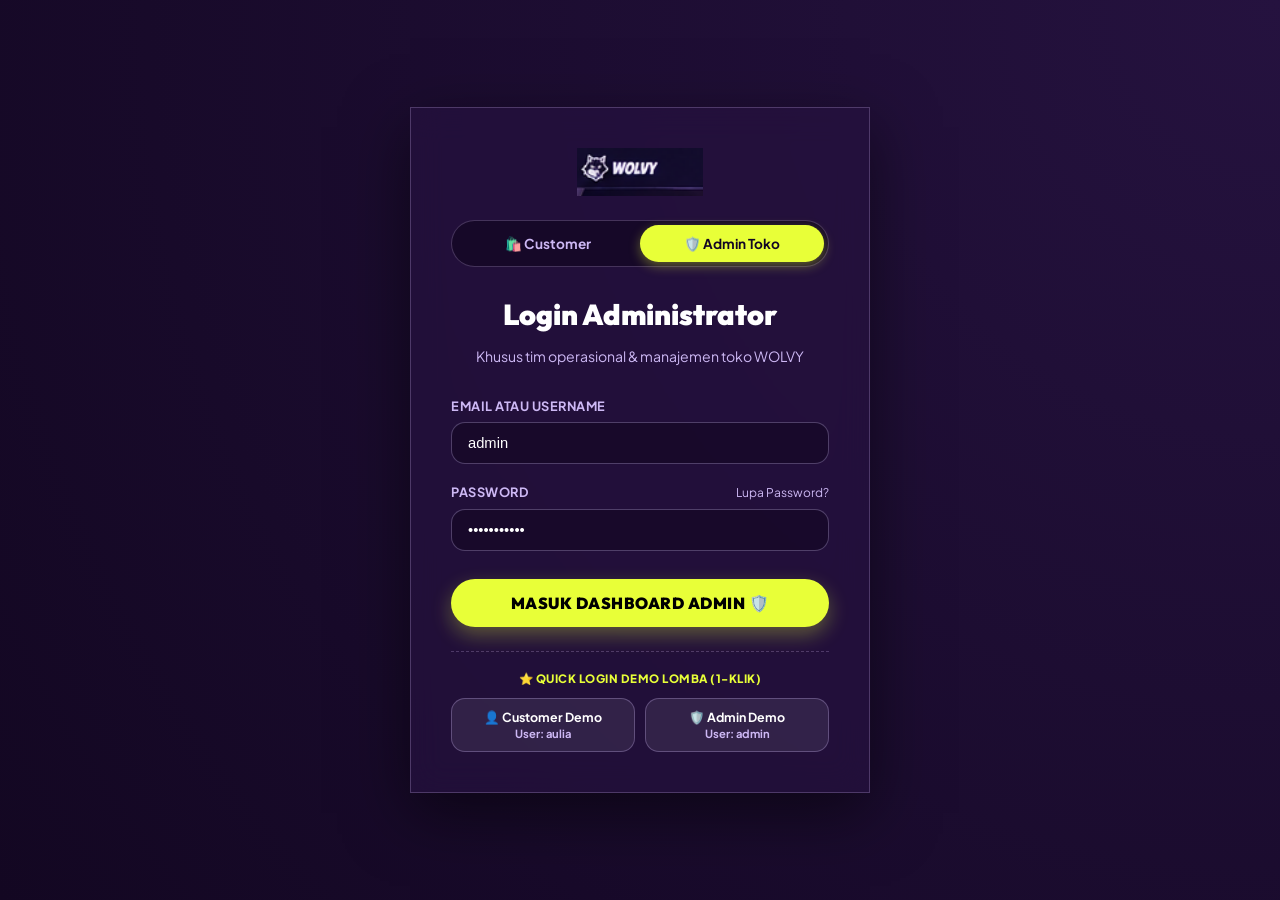
<file: admin.html>
<!DOCTYPE html>
<html lang="id">
<head>
  <meta charset="UTF-8">
  <meta name="viewport" content="width=device-width, initial-scale=1.0">
  <title>Admin Dashboard — WOLVY Campus Streetwear</title>
  <meta name="description" content="Dashboard manajemen produk, stok merchandise, dan status pesanan pelanggan khusus administrator WOLVY.">
  <link rel="preconnect" href="https://fonts.googleapis.com">
  <link rel="preconnect" href="https://fonts.gstatic.com" crossorigin>
  <link href="https://fonts.googleapis.com/css2?family=Outfit:wght@400;500;600;700;800;900&family=Permanent+Marker&family=Plus+Jakarta+Sans:wght@300;400;500;600;700;800&display=swap" rel="stylesheet">
  <link rel="stylesheet" href="style.css">
  <style>
    .admin-layout {
      padding: 100px 0 80px 0;
      background: #F7F4FD;
      color: var(--color-text-dark);
      min-height: 90vh;
    }
    .admin-top-bar {
      display: flex;
      justify-content: space-between;
      align-items: center;
      flex-wrap: wrap;
      gap: 16px;
      margin-bottom: 28px;
    }
    .admin-title-wrap h1 {
      font-family: var(--font-heading);
      font-size: 2rem;
      font-weight: 900;
      color: var(--color-dark-purple);
      display: flex;
      align-items: center;
      gap: 12px;
    }
    .role-badge-admin {
      background: #E8FF38;
      color: #000;
      font-size: 0.75rem;
      font-weight: 900;
      padding: 4px 12px;
      border-radius: var(--radius-pill);
      letter-spacing: 0.5px;
      text-transform: uppercase;
    }
    .admin-role-switch {
      display: flex;
      align-items: center;
      gap: 10px;
      background: #FFFFFF;
      padding: 8px 16px;
      border-radius: var(--radius-pill);
      border: 1.5px solid rgba(205, 184, 244, 0.4);
    }
    .btn-switch-role {
      background: var(--color-dark-purple);
      color: #FFFFFF;
      border: none;
      padding: 6px 14px;
      border-radius: var(--radius-pill);
      font-size: 0.8rem;
      font-weight: 700;
      cursor: pointer;
      transition: all 0.2s;
    }
    .btn-switch-role:hover {
      background: var(--color-neon-yellow);
      color: #000;
    }

    /* Metric Cards */
    .admin-metrics-grid {
      display: grid;
      grid-template-columns: repeat(4, 1fr);
      gap: 20px;
      margin-bottom: 32px;
    }
    .metric-card {
      background: #FFFFFF;
      border-radius: var(--radius-xl);
      padding: 24px;
      border: 1.5px solid rgba(205, 184, 244, 0.35);
      box-shadow: 0 4px 20px rgba(98, 45, 170, 0.05);
      display: flex;
      align-items: center;
      gap: 18px;
    }
    .metric-icon {
      width: 52px;
      height: 52px;
      border-radius: 14px;
      background: #F4EFFF;
      color: var(--color-dark-purple);
      display: flex;
      align-items: center;
      justify-content: center;
      font-size: 1.5rem;
    }
    .metric-info-val {
      font-family: var(--font-heading);
      font-size: 1.6rem;
      font-weight: 900;
      color: var(--color-dark-purple);
      line-height: 1.1;
    }
    .metric-info-label {
      font-size: 0.78rem;
      color: #7B689E;
      font-weight: 700;
      margin-top: 4px;
      text-transform: uppercase;
      letter-spacing: 0.5px;
    }

    /* Tabs */
    .admin-tabs {
      display: flex;
      gap: 12px;
      margin-bottom: 24px;
      border-bottom: 2px solid #E9DFF7;
      padding-bottom: 12px;
    }
    .adm-tab-btn {
      padding: 10px 22px;
      background: #FFFFFF;
      border: 1.5px solid rgba(205, 184, 244, 0.4);
      border-radius: var(--radius-pill);
      font-size: 0.9rem;
      font-weight: 800;
      color: #6C568E;
      cursor: pointer;
      transition: all 0.2s;
    }
    .adm-tab-btn:hover {
      border-color: var(--color-mid-purple);
      color: var(--color-dark-purple);
    }
    .adm-tab-btn.active {
      background: var(--color-dark-purple);
      color: #FFFFFF;
      border-color: var(--color-dark-purple);
      box-shadow: 0 4px 15px rgba(37, 18, 63, 0.2);
    }

    /* Content Cards & Tables */
    .admin-content-card {
      background: #FFFFFF;
      border-radius: var(--radius-2xl);
      padding: 28px;
      border: 1.5px solid rgba(205, 184, 244, 0.35);
      box-shadow: 0 8px 30px rgba(98, 45, 170, 0.06);
    }
    .acc-header-row {
      display: flex;
      justify-content: space-between;
      align-items: center;
      margin-bottom: 20px;
      flex-wrap: wrap;
      gap: 12px;
    }
    .acc-title {
      font-family: var(--font-heading);
      font-size: 1.3rem;
      font-weight: 900;
      color: var(--color-dark-purple);
    }

    /* Tables */
    .admin-table-wrap {
      overflow-x: auto;
    }
    .adm-table {
      width: 100%;
      border-collapse: collapse;
      font-size: 0.88rem;
    }
    .adm-table th {
      background: #F8F4FF;
      color: var(--color-dark-purple);
      text-transform: uppercase;
      font-weight: 800;
      font-size: 0.75rem;
      letter-spacing: 0.5px;
      padding: 14px 16px;
      text-align: left;
      border-bottom: 1.5px solid #EBE3F8;
    }
    .adm-table td {
      padding: 14px 16px;
      border-bottom: 1px solid #F0E8FF;
      color: #332047;
      vertical-align: middle;
    }
    .adm-table tr:hover td {
      background: #FCFAFF;
    }
    .td-prod-info {
      display: flex;
      align-items: center;
      gap: 12px;
    }
    .tpi-img {
      width: 48px;
      height: 48px;
      object-fit: contain;
      background: #F4EFFF;
      border-radius: 8px;
    }
    .stock-chip {
      padding: 4px 10px;
      border-radius: 6px;
      font-weight: 800;
      font-size: 0.8rem;
      display: inline-block;
    }
    .stock-chip.good {
      background: #E3FCEF;
      color: #00875A;
    }
    .stock-chip.low {
      background: #FFEBE6;
      color: #DE350B;
    }
    .stock-adjust-btns {
      display: flex;
      align-items: center;
      gap: 6px;
      margin-top: 4px;
    }
    .btn-adj {
      width: 26px;
      height: 26px;
      border-radius: 6px;
      background: #EDE4FF;
      border: 1px solid #D5BFF8;
      color: var(--color-dark-purple);
      font-weight: 800;
      cursor: pointer;
      display: flex;
      align-items: center;
      justify-content: center;
      transition: background 0.15s;
    }
    .btn-adj:hover {
      background: var(--color-neon-yellow);
    }
    .status-select-adm {
      padding: 6px 12px;
      border-radius: var(--radius-md);
      font-size: 0.82rem;
      font-weight: 800;
      border: 1.5px solid rgba(205, 184, 244, 0.5);
      background: #FAF8FF;
      color: var(--color-dark-purple);
      outline: none;
      cursor: pointer;
    }

    /* Modal Form */
    .modal-backdrop {
      display: none;
      position: fixed;
      top: 0; left: 0; right: 0; bottom: 0;
      background: rgba(19, 7, 34, 0.75);
      backdrop-filter: blur(8px);
      z-index: 9999;
      align-items: center;
      justify-content: center;
      padding: 20px;
    }
    .modal-backdrop.open {
      display: flex;
    }
    .modal-content-card {
      background: #FFFFFF;
      border-radius: var(--radius-xl);
      padding: 32px;
      max-width: 540px;
      width: 100%;
      box-shadow: 0 20px 50px rgba(0, 0, 0, 0.3);
      max-height: 90vh;
      overflow-y: auto;
    }

    @media (max-width: 900px) {
      .admin-metrics-grid {
        grid-template-columns: 1fr 1fr;
      }
    }
  </style>
</head>
<body>

  <!-- ==================== HEADER ==================== -->
  <header class="header" id="mainHeader">
    <div class="nav-container">
      <a href="index.html" class="brand-logo" aria-label="WOLVY Home">
        <img src="assets/wolvy_logo_clean.png" alt="WOLVY Logo" class="brand-logo-img">
      </a>
      <nav class="nav-menu">
        <a href="index.html" class="nav-link">Home</a>
        <a href="shop.html" class="nav-link">Shop</a>
        <a href="tryon.html" class="nav-link nav-highlight">
          Try On <span class="badge-pill">LIVE CV</span>
        </a>
        <a href="orders.html" class="nav-link">Status Pesanan</a>
        <a href="admin.html" class="nav-link active" style="color:var(--color-neon-yellow);">Admin Dashboard</a>
      </nav>
      <div class="nav-actions">
        <a href="index.html" class="btn btn-secondary" style="font-size:0.8rem; padding:8px 16px;">
          ← Kembali ke Toko
        </a>
      </div>
    </div>
  </header>

  <!-- ==================== MAIN ADMIN ==================== -->
  <main class="admin-layout">
    <div class="section-container">
      
      <!-- Top Bar -->
      <div class="admin-top-bar">
        <div class="admin-title-wrap">
          <h1>
            <svg width="28" height="28" viewBox="0 0 24 24" fill="none" stroke="currentColor" stroke-width="2.3"><rect x="3" y="3" width="7" height="7"></rect><rect x="14" y="3" width="7" height="7"></rect><rect x="14" y="14" width="7" height="7"></rect><rect x="3" y="14" width="7" height="7"></rect></svg>
            Dashboard Manajemen Toko
            <span class="role-badge-admin">Admin Mode</span>
          </h1>
          <p style="font-size:0.85rem; color:#7B689E; margin-top:4px;">
            Sistem manajemen produk, validasi stok otomatis, dan kontrol status pesanan (FR-09, FR-10, FR-11).
          </p>
        </div>

        <div class="admin-role-switch">
          <span style="font-size:0.82rem; font-weight:700; color:var(--color-dark-purple);">Role: <strong>Admin Toko</strong></span>
          <button class="btn-switch-role" style="background:#551D9B;" onclick="switchRoleToPelanggan()">Mode Mahasiswa</button>
          <button class="btn-switch-role" onclick="resetDatabaseDemo()">Reset Data Demo</button>
          <button class="btn-switch-role" style="background:#DC2626;" onclick="logoutAdmin()">Logout</button>
        </div>
      </div>

      <!-- Metrics Row -->
      <div class="admin-metrics-grid">
        <div class="metric-card">
          <div class="metric-icon">💰</div>
          <div>
            <div class="metric-info-val" id="metricRevenue">Rp 0</div>
            <div class="metric-info-label">Total Omset Simulasi</div>
          </div>
        </div>

        <div class="metric-card">
          <div class="metric-icon">📦</div>
          <div>
            <div class="metric-info-val" id="metricOrders">0</div>
            <div class="metric-info-label">Total Pesanan Masuk</div>
          </div>
        </div>

        <div class="metric-card">
          <div class="metric-icon">👕</div>
          <div>
            <div class="metric-info-val" id="metricProducts">0</div>
            <div class="metric-info-label">Katalog Produk Aktif</div>
          </div>
        </div>

        <div class="metric-card">
          <div class="metric-icon">⚠️</div>
          <div>
            <div class="metric-info-val" id="metricLowStock" style="color:#DE350B;">0</div>
            <div class="metric-info-label">Produk Stok Menipis</div>
          </div>
        </div>
      </div>

      <!-- Navigation Tabs -->
      <div class="admin-tabs">
        <button class="adm-tab-btn active" onclick="switchAdminTab('products', this)">
          👕 Kelola Produk &amp; Stok (FR-09, FR-10)
        </button>
        <button class="adm-tab-btn" onclick="switchAdminTab('orders', this)">
          📋 Kelola Pesanan &amp; Status (FR-11)
        </button>
      </div>

      <!-- TAB 1: PRODUK & STOK -->
      <div class="admin-content-card" id="tabContentProducts">
        <div class="acc-header-row">
          <h2 class="acc-title">Daftar Produk &amp; Inventori Stok Kampus</h2>
          <button class="btn btn-primary" onclick="openAddProductModal()" style="font-size:0.85rem; padding:10px 20px;">
            + Tambah Produk Baru
          </button>
        </div>

        <div class="admin-table-wrap">
          <table class="adm-table">
            <thead>
              <tr>
                <th>Produk</th>
                <th>Kategori</th>
                <th>Harga Satuan</th>
                <th>Sisa Stok</th>
                <th>Status</th>
                <th>Aksi Cepat</th>
              </tr>
            </thead>
            <tbody id="adminProductsTableBody">
              <!-- Rendered via JS -->
            </tbody>
          </table>
        </div>
      </div>

      <!-- TAB 2: KELOLA PESANAN -->
      <div class="admin-content-card" id="tabContentOrders" style="display:none;">
        <div class="acc-header-row">
          <h2 class="acc-title">Kelola Status Pesanan Mahasiswa</h2>
          <span style="font-size:0.82rem; color:#7B689E;">Ubah status pesanan untuk menyimulasikan alur logistik kampus</span>
        </div>

        <div class="admin-table-wrap">
          <table class="adm-table">
            <thead>
              <tr>
                <th>Order ID</th>
                <th>Pemesan</th>
                <th>Tanggal</th>
                <th>Total Tagihan</th>
                <th>Metode Bayar</th>
                <th>Lokasi Pickup / Alamat</th>
                <th>Perbarui Status</th>
              </tr>
            </thead>
            <tbody id="adminOrdersTableBody">
              <!-- Rendered via JS -->
            </tbody>
          </table>
        </div>
      </div>

    </div>
  </main>

  <!-- ==================== MODAL TAMBAH PRODUK ==================== -->
  <div class="modal-backdrop" id="modalAddProduct">
    <div class="modal-content-card">
      <div style="display:flex; justify-content:space-between; align-items:center; margin-bottom:18px;">
        <h3 style="font-family:var(--font-heading); font-size:1.3rem; font-weight:800; color:var(--color-dark-purple);">
          + Tambah Produk Merchandise
        </h3>
        <button onclick="closeAddProductModal()" style="background:none; border:none; font-size:1.5rem; cursor:pointer; color:#7B689E;">&times;</button>
      </div>

      <form onsubmit="handleSaveProduct(event)">
        <div style="margin-bottom:14px;">
          <label style="display:block; font-size:0.8rem; font-weight:800; margin-bottom:6px;">Nama Merchandise</label>
          <input type="text" id="newProdName" class="form-input" placeholder="Contoh: Bomber Jacket Wolvy Neon" required style="width:100%; padding:10px 14px; border:1.5px solid #D5BFF8; border-radius:8px;">
        </div>

        <div style="display:grid; grid-template-columns:1fr 1fr; gap:12px; margin-bottom:14px;">
          <div>
            <label style="display:block; font-size:0.8rem; font-weight:800; margin-bottom:6px;">Kategori</label>
            <select id="newProdCategory" style="width:100%; padding:10px 14px; border:1.5px solid #D5BFF8; border-radius:8px;">
              <option value="apparel">Apparel</option>
              <option value="accessories">Accessories</option>
              <option value="stationery">Stationery</option>
              <option value="custom">Custom Merch</option>
            </select>
          </div>
          <div>
            <label style="display:block; font-size:0.8rem; font-weight:800; margin-bottom:6px;">Badge Label</label>
            <input type="text" id="newProdBadge" placeholder="Limited / New / Best Seller" style="width:100%; padding:10px 14px; border:1.5px solid #D5BFF8; border-radius:8px;">
          </div>
        </div>

        <div style="display:grid; grid-template-columns:1fr 1fr; gap:12px; margin-bottom:14px;">
          <div>
            <label style="display:block; font-size:0.8rem; font-weight:800; margin-bottom:6px;">Harga (Rp)</label>
            <input type="number" id="newProdPrice" placeholder="199000" required style="width:100%; padding:10px 14px; border:1.5px solid #D5BFF8; border-radius:8px;">
          </div>
          <div>
            <label style="display:block; font-size:0.8rem; font-weight:800; margin-bottom:6px;">Jumlah Stok Awal</label>
            <input type="number" id="newProdStock" placeholder="25" required style="width:100%; padding:10px 14px; border:1.5px solid #D5BFF8; border-radius:8px;">
          </div>
        </div>

        <div style="margin-bottom:18px;">
          <label style="display:block; font-size:0.8rem; font-weight:800; margin-bottom:6px;">Deskripsi Singkat</label>
          <textarea id="newProdDesc" rows="3" placeholder="Jelaskan spesifikasi bahan dan keunggulan merchandise..." style="width:100%; padding:10px 14px; border:1.5px solid #D5BFF8; border-radius:8px;"></textarea>
        </div>

        <button type="submit" class="btn btn-primary" style="width:100%; padding:12px; font-size:0.95rem;">
          Simpan Produk ke Katalog
        </button>
      </form>
    </div>
  </div>

  <footer class="footer-strip">
    <div class="footer-container">
      <div class="footer-brand-side">
        <div class="footer-logo-pack">
          <img src="assets/mascot.png" alt="WOLVY Mascot Logo" class="footer-mascot-img">
          <span class="footer-brand-title">WOLVY</span>
        </div>
        <div class="footer-tagline-text">
          More Than Merchandise,<br>It's Your Campus Story.
        </div>
      </div>
      <div class="footer-social-side">
        <div class="footer-social-pills">
          <a href="https://instagram.com" target="_blank" rel="noopener" class="sosmed-pill-link" title="Instagram">
            <svg width="18" height="18" viewBox="0 0 24 24" fill="none" stroke="currentColor" stroke-width="2"><rect x="2" y="2" width="20" height="20" rx="5" ry="5"></rect><path d="M16 11.37A4 4 0 1 1 12.63 8 4 4 0 0 1 16 11.37z"></path><line x1="17.5" y1="6.5" x2="17.51" y2="6.5"></line></svg>
            <span>@wolvy.streetwear</span>
          </a>
          <a href="https://tiktok.com" target="_blank" rel="noopener" class="sosmed-pill-link" title="TikTok">
            <svg width="18" height="18" viewBox="0 0 24 24" fill="currentColor"><path d="M12.525.02c1.31-.02 2.61-.01 3.91-.02.08 1.53.63 3.09 1.75 4.17 1.12 1.11 2.7 1.62 4.24 1.79v4.03c-1.44-.05-2.89-.35-4.2-.97-.57-.26-1.1-.59-1.62-.93-.01 2.92.01 5.84-.02 8.75-.08 1.4-.54 2.79-1.35 3.94-1.31 1.92-3.58 3.17-5.91 3.21-1.43.08-2.86-.31-4.08-1.03-2.02-1.19-3.44-3.37-3.65-5.71-.02-.5-.03-1-.01-1.49.18-1.9 1.12-3.72 2.58-4.96 1.66-1.44 3.98-2.13 6.15-1.72.02 1.48-.04 2.96-.04 4.44-.99-.32-2.15-.23-3.02.37-.63.41-1.11 1.04-1.36 1.75-.21.51-.24 1.07-.14 1.61.24 1.64 1.82 2.89 3.49 2.75 1.5-.06 2.79-1.14 3.12-2.6.09-.43.12-.87.12-1.31V.02z"/></svg>
            <span>@wolvy.campus</span>
          </a>
          <a href="https://youtube.com" target="_blank" rel="noopener" class="sosmed-pill-link" title="YouTube">
            <svg width="18" height="18" viewBox="0 0 24 24" fill="none" stroke="currentColor" stroke-width="2"><path d="M22.54 6.42a2.78 2.78 0 0 0-1.94-2C18.88 4 12 4 12 4s-6.88 0-8.6.46a2.78 2.78 0 0 0 1.94-2 29 29 0 0 0 .46-5.25 29 29 0 0 0-.46-5.33z"></path><polygon points="9.75 15.02 15.5 11.75 9.75 8.48 9.75 15.02"></polygon></svg>
            <span>WOLVY Official</span>
          </a>
          <a href="https://wa.me/6281234567890" target="_blank" rel="noopener" class="sosmed-pill-link" title="WhatsApp Customer Service">
            <svg width="18" height="18" viewBox="0 0 24 24" fill="none" stroke="currentColor" stroke-width="2"><path d="M21 11.5a8.38 8.38 0 0 1-.9 3.8 8.5 8.5 0 0 1-7.6 4.7 8.38 8.38 0 0 1-3.8-.9L3 21l1.9-5.7a8.38 8.38 0 0 1-.9-3.8 8.5 8.5 0 0 1 4.7-7.6 8.38 8.38 0 0 1 3.8-.9h.5a8.48 8.48 0 0 1 8 8v.5z"></path></svg>
            <span>WhatsApp CS: 0812-3456-7890</span>
          </a>
        </div>
      </div>
    </div>
  </footer>

  <!-- Backend Auth Client (Laragon PHP / Local) -->
  <script src="auth-client.js"></script>
  <script src="store.js"></script>
  <script>
    function switchAdminTab(tab, el) {
      document.querySelectorAll('.adm-tab-btn').forEach(btn => btn.classList.remove('active'));
      el.classList.add('active');

      const pTab = document.getElementById('tabContentProducts');
      const oTab = document.getElementById('tabContentOrders');

      if (tab === 'products') {
        pTab.style.display = 'block';
        oTab.style.display = 'none';
        renderProductsTable();
      } else {
        pTab.style.display = 'none';
        oTab.style.display = 'block';
        renderOrdersTable();
      }
    }

    function renderMetrics() {
      const products = wolvyStore.getProducts();
      const orders = wolvyStore.getOrders();

      const totalRevenue = orders.reduce((sum, o) => sum + (o.total || 0), 0);
      const lowStockCount = products.filter(p => p.stock < 25).length;

      document.getElementById('metricRevenue').innerText = wolvyStore.formatPrice(totalRevenue);
      document.getElementById('metricOrders').innerText = orders.length;
      document.getElementById('metricProducts').innerText = products.length;
      document.getElementById('metricLowStock').innerText = lowStockCount;
    }

    function renderProductsTable() {
      const products = wolvyStore.getProducts();
      const tbody = document.getElementById('adminProductsTableBody');

      tbody.innerHTML = products.map(prod => `
        <tr>
          <td>
            <div class="td-prod-info">
              <img src="${prod.image}" alt="${prod.name}" class="tpi-img">
              <div>
                <strong style="color:var(--color-dark-purple);">${prod.name}</strong>
                <div style="font-size:0.75rem; color:#7B689E;">ID: #${prod.id}</div>
              </div>
            </div>
          </td>
          <td style="text-transform:uppercase; font-size:0.8rem; font-weight:800; color:var(--color-mid-purple);">
            ${prod.category}
          </td>
          <td style="font-weight:800; color:var(--color-dark-purple);">
            ${wolvyStore.formatPrice(prod.price)}
          </td>
          <td>
            <div style="font-weight:900; font-size:1.05rem; color:var(--color-dark-purple);">${prod.stock} pcs</div>
            <div class="stock-adjust-btns">
              <button class="btn-adj" title="Kurangi 1" onclick="adjustStock(${prod.id}, -1)">-</button>
              <button class="btn-adj" title="Tambah 5" onclick="adjustStock(${prod.id}, 5)">+5</button>
              <button class="btn-adj" title="Tambah 10" onclick="adjustStock(${prod.id}, 10)">+10</button>
            </div>
          </td>
          <td>
            <span class="stock-chip ${prod.stock < 25 ? 'low' : 'good'}">
              ${prod.stock < 25 ? '⚠️ Stok Kritis' : '✓ Tersedia Aman'}
            </span>
          </td>
          <td>
            <button onclick="deleteProd(${prod.id})" style="background:#FFF1F0; border:1px solid #FFD0D0; color:#FF3B30; padding:6px 12px; border-radius:6px; font-weight:700; font-size:0.78rem; cursor:pointer;">
              Hapus
            </button>
          </td>
        </tr>
      `).join('');

      renderMetrics();
    }

    function renderOrdersTable() {
      const orders = wolvyStore.getOrders();
      const tbody = document.getElementById('adminOrdersTableBody');

      tbody.innerHTML = orders.map(o => `
        <tr>
          <td><strong style="color:var(--color-dark-purple);">#${o.orderId}</strong></td>
          <td>
            <strong>${o.buyerName || 'Mahasiswa Kampus'}</strong>
            <div style="font-size:0.75rem; color:#7B689E;">${o.faculty || 'FIK'}</div>
          </td>
          <td>${o.date}</td>
          <td style="font-weight:800; color:var(--color-dark-purple);">${wolvyStore.formatPrice(o.total)}</td>
          <td><span style="font-size:0.8rem; color:#7B689E;">${o.paymentMethod || 'QRIS'}</span></td>
          <td style="max-width:200px; font-size:0.8rem; color:#553F75;">${o.pickupLocation || 'Sekretariat BEM'}</td>
          <td>
            <select class="status-select-adm" onchange="handleUpdateOrderStatus('${o.orderId}', this.value)">
              <option value="DIPROSES" ${o.status === 'DIPROSES' ? 'selected' : ''}>DIPROSES</option>
              <option value="DIKIRIM" ${o.status === 'DIKIRIM' ? 'selected' : ''}>DIKIRIM</option>
              <option value="SELESAI" ${o.status === 'SELESAI' ? 'selected' : ''}>SELESAI</option>
              <option value="DIBATALKAN" ${o.status === 'DIBATALKAN' ? 'selected' : ''}>DIBATALKAN</option>
            </select>
          </td>
        </tr>
      `).join('');

      renderMetrics();
    }

    function adjustStock(id, delta) {
      wolvyStore.updateProductStock(id, delta);
      renderProductsTable();
    }

    function deleteProd(id) {
      if (confirm('Yakin ingin menghapus produk ini dari katalog?')) {
        wolvyStore.deleteProduct(id);
        renderProductsTable();
      }
    }

    function handleUpdateOrderStatus(orderId, newStatus) {
      wolvyStore.updateOrderStatus(orderId, newStatus);
      renderMetrics();
      alert(`Status pesanan #${orderId} berhasil diubah menjadi: ${newStatus}`);
    }

    function openAddProductModal() {
      document.getElementById('modalAddProduct').classList.add('open');
    }

    function closeAddProductModal() {
      document.getElementById('modalAddProduct').classList.remove('open');
    }

    function handleSaveProduct(e) {
      e.preventDefault();
      const name = document.getElementById('newProdName').value;
      const category = document.getElementById('newProdCategory').value;
      const badge = document.getElementById('newProdBadge').value || 'New';
      const price = Number(document.getElementById('newProdPrice').value);
      const stock = Number(document.getElementById('newProdStock').value);
      const description = document.getElementById('newProdDesc').value;

      wolvyStore.addProduct({
        name,
        category,
        badge,
        price,
        stock,
        rating: 5.0,
        reviewsCount: 1,
        image: 'assets/prod_varsity_purple.png',
        description,
        variants: [
          { color: "Black", hex: "#111111", sizes: ["S", "M", "L", "XL"] }
        ]
      });

      closeAddProductModal();
      renderProductsTable();
      alert(`Produk "${name}" berhasil ditambahkan ke katalog toko!`);
    }

    function resetDatabaseDemo() {
      if (confirm('Reset seluruh data pesanan dan stok ke kondisi awal demonstrasi lomba?')) {
        localStorage.removeItem('wolvy_db_v1');
        wolvyStore.init();
        renderProductsTable();
        renderOrdersTable();
        alert('Database simulasi berhasil direset ke status awal!');
      }
    }

    function switchRoleToPelanggan() {
      if (window.wolvyAuth) {
        window.wolvyAuth.saveCurrentSession({
          role: 'pelanggan',
          username: 'aulia',
          email: 'aulia.rahma@kampus.ac.id',
          name: 'Aulia Rahma (FIK)',
          isLoggedIn: true
        });
      }
      wolvyStore.setRole('pelanggan');
      alert('Beralih ke mode Customer. Membuka beranda toko.');
      window.location.href = 'index.html';
    }

    function logoutAdmin() {
      if (confirm('Yakin ingin keluar dari Dashboard Administrator?')) {
        if (window.wolvyAuth) {
          window.wolvyAuth.logout();
        } else {
          wolvyStore.setRole('pelanggan');
          window.location.href = 'login.html';
        }
      }
    }

    document.addEventListener('DOMContentLoaded', () => {
      // Auth Guard: Admin access requires logging in as admin
      const authUser = window.wolvyAuth ? window.wolvyAuth.getCurrentUser() : null;
      const storeUser = wolvyStore.getUser();
      const currentRole = (authUser && authUser.role) || (storeUser && storeUser.role);

      if (currentRole !== 'admin') {
        alert('Akses khusus Administrator. Silakan masuk terlebih dahulu melalui tab Admin Toko pada halaman login.');
        window.location.href = 'login.html?role=admin';
        return;
      }

      renderProductsTable();
      renderMetrics();
    });
  </script>
</body>
</html>
</file>
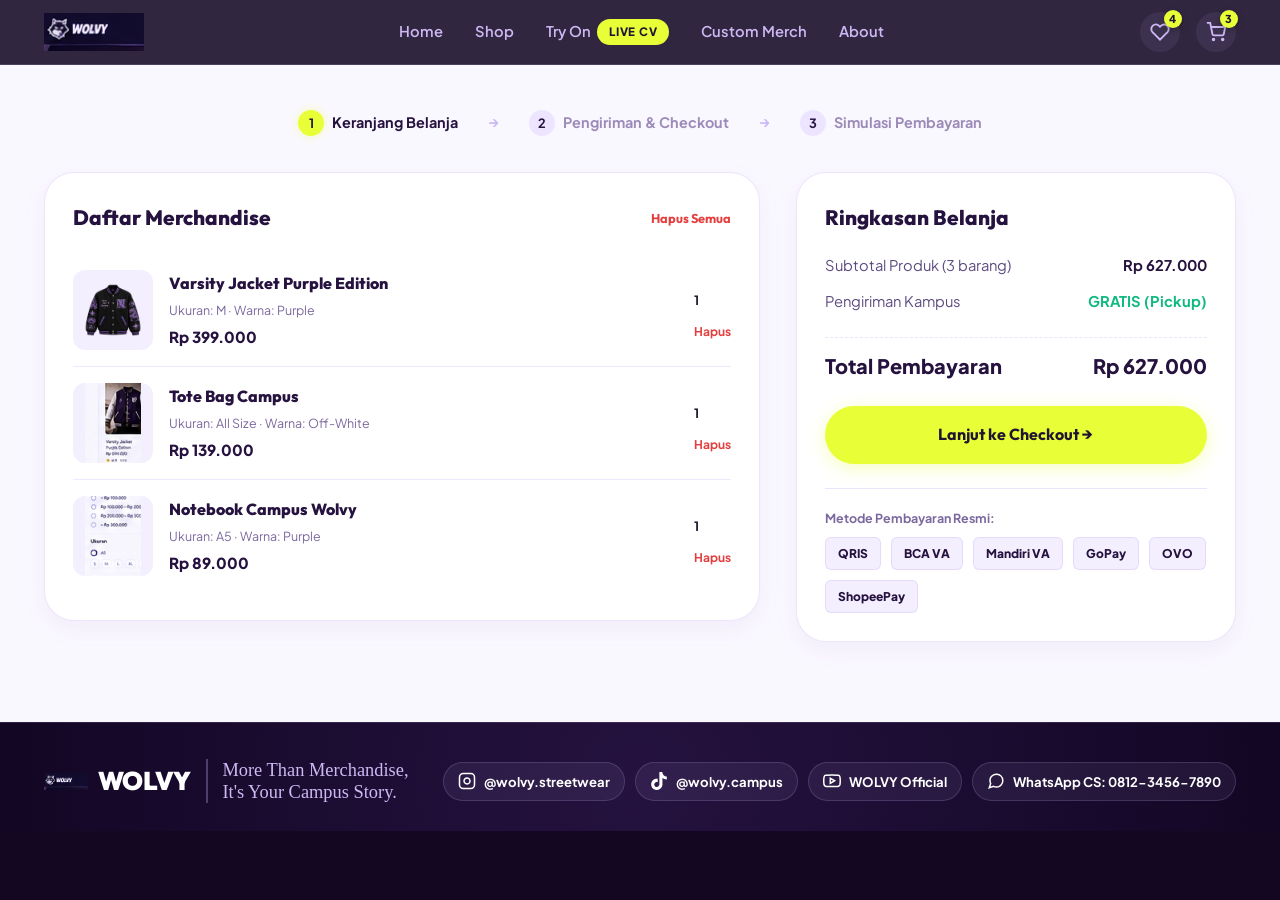
<file: cart.html>
<!DOCTYPE html>
<html lang="id">
<head>
  <meta charset="UTF-8">
  <meta name="viewport" content="width=device-width, initial-scale=1.0">
  <title>Keranjang Belanja — WOLVY Campus Streetwear</title>
  <meta name="description" content="Periksa dan atur keranjang belanja merchandise kampusmu sebelum melanjutkan ke checkout dan pembayaran.">
  <link rel="preconnect" href="https://fonts.googleapis.com">
  <link rel="preconnect" href="https://fonts.gstatic.com" crossorigin>
  <link href="https://fonts.googleapis.com/css2?family=Outfit:wght@400;500;600;700;800;900&family=Permanent+Marker&family=Plus+Jakarta+Sans:wght@300;400;500;600;700;800&display=swap" rel="stylesheet">
  <link rel="stylesheet" href="style.css">
  <style>
    .cart-page-layout {
      padding: 110px 0 80px 0;
      background: #FAF8FF;
      color: var(--color-text-dark);
      min-height: 80vh;
    }
    .cart-steps-header {
      display: flex;
      justify-content: center;
      gap: 30px;
      margin-bottom: 36px;
      font-size: 0.9rem;
      font-weight: 700;
    }
    .c-step {
      display: flex;
      align-items: center;
      gap: 8px;
      color: #9C8BB8;
    }
    .c-step.active {
      color: var(--color-dark-purple);
    }
    .c-step-num {
      width: 26px;
      height: 26px;
      border-radius: 50%;
      background: #EDE4FF;
      color: var(--color-dark-purple);
      display: flex;
      align-items: center;
      justify-content: center;
      font-size: 0.8rem;
    }
    .c-step.active .c-step-num {
      background: var(--color-neon-yellow);
      box-shadow: 0 0 10px rgba(232, 255, 56, 0.4);
    }
    .cart-grid-2 {
      display: grid;
      grid-template-columns: 1.3fr 0.8fr;
      gap: 36px;
      align-items: start;
    }
    .cart-box-card {
      background: #FFFFFF;
      border-radius: var(--radius-xl);
      padding: 28px;
      border: 1.5px solid rgba(205, 184, 244, 0.35);
      box-shadow: 0 8px 25px rgba(98, 45, 170, 0.06);
    }
    .cart-box-title {
      font-family: var(--font-heading);
      font-size: 1.3rem;
      font-weight: 800;
      color: var(--color-dark-purple);
      margin-bottom: 20px;
      display: flex;
      justify-content: space-between;
      align-items: center;
    }
    .cart-table-item {
      display: grid;
      grid-template-columns: 80px 1fr auto;
      gap: 16px;
      align-items: center;
      padding: 16px 0;
      border-bottom: 1px solid #F0E8FF;
    }
    .cart-table-item:last-child {
      border-bottom: none;
    }
    .cti-img {
      width: 80px;
      height: 80px;
      object-fit: contain;
      background: #F4EFFF;
      border-radius: 12px;
    }
    .cti-title {
      font-family: var(--font-heading);
      font-size: 1rem;
      font-weight: 800;
      color: var(--color-dark-purple);
    }
    .cti-variant {
      font-size: 0.78rem;
      color: #7B689E;
      margin: 4px 0;
    }
    .cti-price {
      font-weight: 800;
      color: var(--color-dark-purple);
      font-size: 0.95rem;
    }
    .cti-actions {
      display: flex;
      flex-direction: column;
      align-items: flex-end;
      gap: 12px;
    }

    .payment-methods-strip {
      margin-top: 24px;
      padding-top: 20px;
      border-top: 1px solid #ECE4FB;
    }
    .pm-icons {
      display: flex;
      gap: 10px;
      flex-wrap: wrap;
      margin-top: 8px;
    }
    .pm-badge {
      background: #F4EFFF;
      padding: 6px 12px;
      border-radius: 6px;
      font-size: 0.75rem;
      font-weight: 800;
      color: var(--color-dark-purple);
      border: 1px solid rgba(205, 184, 244, 0.4);
    }

    @media (max-width: 900px) {
      .cart-grid-2 {
        grid-template-columns: 1fr;
      }
    }
  </style>
</head>
<body>

  <!-- ==================== HEADER ==================== -->
  <header class="header" id="mainHeader">
    <div class="nav-container">
      <a href="index.html" class="brand-logo" aria-label="WOLVY Home">
        <img src="assets/wolvy_logo_clean.png" alt="WOLVY Logo" class="brand-logo-img">
      </a>
      <nav class="nav-menu">
        <a href="index.html" class="nav-link">Home</a>
        <a href="shop.html" class="nav-link">Shop</a>
        <a href="tryon.html" class="nav-link nav-highlight">
          Try On <span class="badge-pill">LIVE CV</span>
        </a>
        <a href="index.html#custom-merch" class="nav-link">Custom Merch</a>
        <a href="about.html" class="nav-link">About</a>
      </nav>
      <div class="nav-actions">
        <a href="wishlist.html" class="icon-btn" aria-label="Wishlist">
          <svg width="20" height="20" viewBox="0 0 24 24" fill="none" stroke="currentColor" stroke-width="2.2"><path d="M20.84 4.61a5.5 5.5 0 0 0-7.78 0L12 5.67l-1.06-1.06a5.5 5.5 0 0 0-7.78 7.78l1.06 1.06L12 21.23l7.78-7.78 1.06-1.06a5.5 5.5 0 0 0 0-7.78z"></path></svg>
          <span class="badge-count" id="wishlistCount">4</span>
        </a>
        <a href="cart.html" class="icon-btn cart-btn" aria-label="Keranjang">
          <svg width="20" height="20" viewBox="0 0 24 24" fill="none" stroke="currentColor" stroke-width="2.2"><circle cx="9" cy="21" r="1"></circle><circle cx="20" cy="21" r="1"></circle><path d="M1 1h4l2.68 13.39a2 2 0 0 0 2 1.61h9.72a2 2 0 0 0 2-1.61L23 6H6"></path></svg>
          <span class="badge-count" id="cartBadge">3</span>
        </a>
      </div>
    </div>
  </header>

  <!-- ==================== CART PAGE ==================== -->
  <main class="cart-page-layout">
    <div class="section-container">
      
      <!-- Stepper Header -->
      <div class="cart-steps-header">
        <div class="c-step active">
          <span class="c-step-num">1</span>
          <span>Keranjang Belanja</span>
        </div>
        <div style="color:#CDB8F4;">&rarr;</div>
        <div class="c-step">
          <span class="c-step-num">2</span>
          <span>Pengiriman &amp; Checkout</span>
        </div>
        <div style="color:#CDB8F4;">&rarr;</div>
        <div class="c-step">
          <span class="c-step-num">3</span>
          <span>Simulasi Pembayaran</span>
        </div>
      </div>

      <div class="cart-grid-2">
        <!-- Left: Cart Items List -->
        <div class="cart-box-card">
          <div class="cart-box-title">
            <span>Daftar Merchandise</span>
            <button id="btnClearCart" style="font-size:0.8rem; color:#E53E3E; font-weight:700; cursor:pointer;">Hapus Semua</button>
          </div>

          <div id="cartTableBody">
            <!-- Dynamic Cart Items via store.js -->
          </div>
        </div>

        <!-- Right: Summary Box -->
        <div class="cart-box-card">
          <h3 class="cart-box-title">Ringkasan Belanja</h3>

          <div style="display:flex; flex-direction:column; gap:12px; font-size:0.92rem; color:#5D4B80; margin-top:8px;">
            <div style="display:flex; justify-content:space-between;">
              <span>Subtotal Produk (<span id="summaryTotalItems">0</span> barang)</span>
              <strong id="summarySubtotal" style="color:var(--color-dark-purple);">Rp 0</strong>
            </div>
            <div style="display:flex; justify-content:space-between;">
              <span>Pengiriman Kampus</span>
              <span style="color:#10B981; font-weight:700;">GRATIS (Pickup)</span>
            </div>
            <div style="display:flex; justify-content:space-between; margin-top:12px; padding-top:12px; border-top:1.5px dashed #ECE4FB; font-size:1.25rem; font-weight:900; color:var(--color-dark-purple);">
              <span>Total Pembayaran</span>
              <span id="summaryFinalTotal" style="color:var(--color-dark-purple);">Rp 0</span>
            </div>
          </div>

          <a href="checkout.html" class="btn btn-primary" style="width:100%; margin-top:24px; padding:16px; font-size:1rem; text-align:center;">
            Lanjut ke Checkout &rarr;
          </a>

          <!-- Payment Methods Accepted -->
          <div class="payment-methods-strip">
            <span style="font-size:0.78rem; font-weight:700; color:#7B689E; display:block;">Metode Pembayaran Resmi:</span>
            <div class="pm-icons">
              <span class="pm-badge">QRIS</span>
              <span class="pm-badge">BCA VA</span>
              <span class="pm-badge">Mandiri VA</span>
              <span class="pm-badge">GoPay</span>
              <span class="pm-badge">OVO</span>
              <span class="pm-badge">ShopeePay</span>
            </div>
          </div>
        </div>
      </div>
    </div>
  </main>

  <!-- ==================== FOOTER ==================== -->
  <footer class="footer-strip">
    <div class="footer-container">
      <div class="footer-brand-side">
        <div class="footer-logo-pack">
          <img src="assets/mascot.png" alt="WOLVY Mascot Logo" class="footer-mascot-img">
          <span class="footer-brand-title">WOLVY</span>
        </div>
        <div class="footer-tagline-text">
          More Than Merchandise,<br>It's Your Campus Story.
        </div>
      </div>
      <div class="footer-social-side">
        <div class="footer-social-pills">
          <a href="https://instagram.com" target="_blank" rel="noopener" class="sosmed-pill-link" title="Instagram">
            <svg width="18" height="18" viewBox="0 0 24 24" fill="none" stroke="currentColor" stroke-width="2"><rect x="2" y="2" width="20" height="20" rx="5" ry="5"></rect><path d="M16 11.37A4 4 0 1 1 12.63 8 4 4 0 0 1 16 11.37z"></path><line x1="17.5" y1="6.5" x2="17.51" y2="6.5"></line></svg>
            <span>@wolvy.streetwear</span>
          </a>
          <a href="https://tiktok.com" target="_blank" rel="noopener" class="sosmed-pill-link" title="TikTok">
            <svg width="18" height="18" viewBox="0 0 24 24" fill="currentColor"><path d="M12.525.02c1.31-.02 2.61-.01 3.91-.02.08 1.53.63 3.09 1.75 4.17 1.12 1.11 2.7 1.62 4.24 1.79v4.03c-1.44-.05-2.89-.35-4.2-.97-.57-.26-1.1-.59-1.62-.93-.01 2.92.01 5.84-.02 8.75-.08 1.4-.54 2.79-1.35 3.94-1.31 1.92-3.58 3.17-5.91 3.21-1.43.08-2.86-.31-4.08-1.03-2.02-1.19-3.44-3.37-3.65-5.71-.02-.5-.03-1-.01-1.49.18-1.9 1.12-3.72 2.58-4.96 1.66-1.44 3.98-2.13 6.15-1.72.02 1.48-.04 2.96-.04 4.44-.99-.32-2.15-.23-3.02.37-.63.41-1.11 1.04-1.36 1.75-.21.51-.24 1.07-.14 1.61.24 1.64 1.82 2.89 3.49 2.75 1.5-.06 2.79-1.14 3.12-2.6.09-.43.12-.87.12-1.31V.02z"/></svg>
            <span>@wolvy.campus</span>
          </a>
          <a href="https://youtube.com" target="_blank" rel="noopener" class="sosmed-pill-link" title="YouTube">
            <svg width="18" height="18" viewBox="0 0 24 24" fill="none" stroke="currentColor" stroke-width="2"><path d="M22.54 6.42a2.78 2.78 0 0 0-1.94-2C18.88 4 12 4 12 4s-6.88 0-8.6.46a2.78 2.78 0 0 0-1.94 2A29 29 0 0 0 1 11.75a29 29 0 0 0 .46 5.33A2.78 2.78 0 0 0 3.4 19c1.72.46 8.6.46 8.6.46s6.88 0 8.6-.46a2.78 2.78 0 0 0 1.94-2 29 29 0 0 0 .46-5.25 29 29 0 0 0-.46-5.33z"></path><polygon points="9.75 15.02 15.5 11.75 9.75 8.48 9.75 15.02"></polygon></svg>
            <span>WOLVY Official</span>
          </a>
          <a href="https://wa.me/6281234567890" target="_blank" rel="noopener" class="sosmed-pill-link" title="WhatsApp Customer Service">
            <svg width="18" height="18" viewBox="0 0 24 24" fill="none" stroke="currentColor" stroke-width="2"><path d="M21 11.5a8.38 8.38 0 0 1-.9 3.8 8.5 8.5 0 0 1-7.6 4.7 8.38 8.38 0 0 1-3.8-.9L3 21l1.9-5.7a8.38 8.38 0 0 1-.9-3.8 8.5 8.5 0 0 1 4.7-7.6 8.38 8.38 0 0 1 3.8-.9h.5a8.48 8.48 0 0 1 8 8v.5z"></path></svg>
            <span>WhatsApp CS: 0812-3456-7890</span>
          </a>
        </div>
      </div>
    </div>
  </footer>

  <div class="toast-container" id="toastContainer"></div>

  <script src="store.js"></script>
  <script>
    document.addEventListener('DOMContentLoaded', () => {
      const tableBody = document.getElementById('cartTableBody');
      const summaryTotalItems = document.getElementById('summaryTotalItems');
      const summarySubtotal = document.getElementById('summarySubtotal');
      const summaryFinalTotal = document.getElementById('summaryFinalTotal');
      const btnClearCart = document.getElementById('btnClearCart');

      function showToast(msg, icon = '🐺') {
        const c = document.getElementById('toastContainer');
        const t = document.createElement('div');
        t.className = 'toast';
        t.innerHTML = `<span>${icon}</span><span>${msg}</span>`;
        c.appendChild(t);
        setTimeout(() => t.remove(), 2800);
      }

      function renderCartPage() {
        const cart = window.wolvyStore.getCart();
        const totalCount = window.wolvyStore.getCartCount();
        const subtotal = window.wolvyStore.getCartSubtotal();

        document.getElementById('cartBadge').textContent = totalCount;
        document.getElementById('wishlistCount').textContent = window.wolvyStore.getWishlist().length;
        summaryTotalItems.textContent = totalCount;
        summarySubtotal.textContent = window.wolvyStore.formatPrice(subtotal);
        summaryFinalTotal.textContent = window.wolvyStore.formatPrice(subtotal);

        if (cart.length === 0) {
          tableBody.innerHTML = `
            <div style="text-align:center; padding: 50px 0; color: #8F72CA;">
              <div style="font-size: 3rem; margin-bottom: 12px;">🛍️</div>
              <h3>Keranjang Belanjamu Masih Kosong</h3>
              <p style="margin: 8px 0 20px 0; font-size: 0.9rem;">Temukan koleksi varsity jacket dan streetwear kampus terbaik.</p>
              <a href="shop.html" class="btn btn-primary">Mulai Belanja &rarr;</a>
            </div>
          `;
          return;
        }

        tableBody.innerHTML = cart.map(item => `
          <div class="cart-table-item" data-id="${item.id}">
            <img src="${item.image}" alt="${item.name}" class="cti-img">
            <div>
              <h4 class="cti-title">${item.name}</h4>
              <div class="cti-variant">Ukuran: ${item.size} · Warna: ${item.color}</div>
              <div class="cti-price">${window.wolvyStore.formatPrice(item.price)}</div>
            </div>
            <div class="cti-actions">
              <div class="qty-control">
                <button class="qty-btn" onclick="modifyQty(${item.id}, ${item.qty - 1})">-</button>
                <span class="qty-val">${item.qty}</span>
                <button class="qty-btn" onclick="modifyQty(${item.id}, ${item.qty + 1})">+</button>
              </div>
              <button onclick="deleteItem(${item.id})" style="color:#E53E3E; font-size:0.75rem; font-weight:700; cursor:pointer;">Hapus</button>
            </div>
          </div>
        `).join('');
      }

      window.modifyQty = (id, newQty) => {
        window.wolvyStore.updateCartQty(id, newQty);
        renderCartPage();
      };

      window.deleteItem = (id) => {
        window.wolvyStore.removeFromCart(id);
        renderCartPage();
        showToast('Item berhasil dihapus');
      };

      btnClearCart.addEventListener('click', () => {
        if (confirm('Yakin ingin mengosongkan seluruh keranjang belanja?')) {
          window.wolvyStore.clearCart();
          renderCartPage();
          showToast('Keranjang telah dikosongkan.');
        }
      });

      renderCartPage();
    });
  </script>
</body>
</html>
</file>
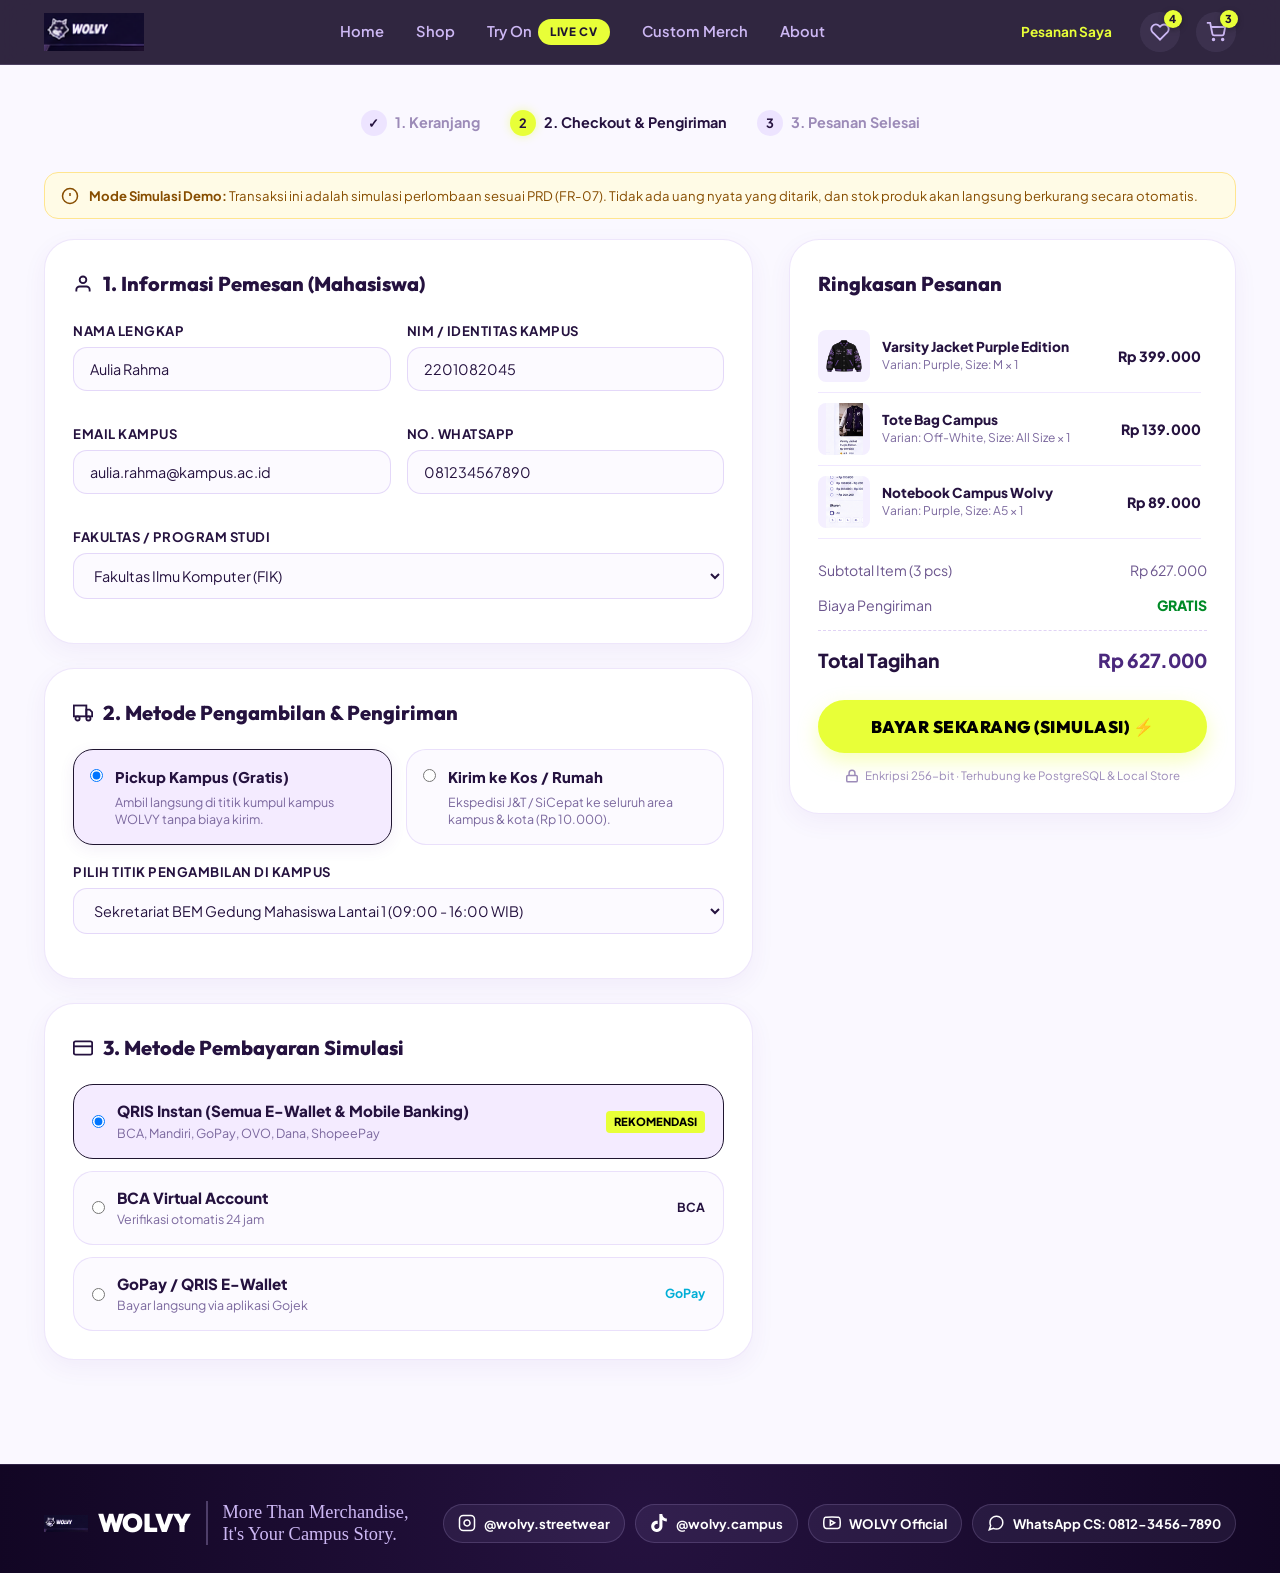
<file: checkout.html>
<!DOCTYPE html>
<html lang="id">
<head>
  <meta charset="UTF-8">
  <meta name="viewport" content="width=device-width, initial-scale=1.0">
  <title>Checkout & Pembayaran — WOLVY Campus Streetwear</title>
  <meta name="description" content="Selesaikan pemesanan merchandise kampus WOLVY dengan validasi stok otomatis dan simulasi pembayaran QRIS atau Virtual Account.">
  <link rel="preconnect" href="https://fonts.googleapis.com">
  <link rel="preconnect" href="https://fonts.gstatic.com" crossorigin>
  <link href="https://fonts.googleapis.com/css2?family=Outfit:wght@400;500;600;700;800;900&family=Permanent+Marker&family=Plus+Jakarta+Sans:wght@300;400;500;600;700;800&display=swap" rel="stylesheet">
  <link rel="stylesheet" href="style.css">
  <style>
    .checkout-layout {
      padding: 110px 0 80px 0;
      background: #FAF8FF;
      color: var(--color-text-dark);
      min-height: 85vh;
    }
    .checkout-steps {
      display: flex;
      justify-content: center;
      gap: 30px;
      margin-bottom: 36px;
      font-size: 0.9rem;
      font-weight: 700;
    }
    .c-step {
      display: flex;
      align-items: center;
      gap: 8px;
      color: #9C8BB8;
    }
    .c-step.active {
      color: var(--color-dark-purple);
    }
    .c-step-num {
      width: 26px;
      height: 26px;
      border-radius: 50%;
      background: #EDE4FF;
      color: var(--color-dark-purple);
      display: flex;
      align-items: center;
      justify-content: center;
      font-size: 0.8rem;
    }
    .c-step.active .c-step-num {
      background: var(--color-neon-yellow);
      box-shadow: 0 0 10px rgba(232, 255, 56, 0.4);
    }
    .checkout-grid {
      display: grid;
      grid-template-columns: 1.35fr 0.85fr;
      gap: 36px;
      align-items: start;
    }
    .form-card {
      background: #FFFFFF;
      border-radius: var(--radius-xl);
      padding: 28px;
      border: 1.5px solid rgba(205, 184, 244, 0.35);
      box-shadow: 0 8px 25px rgba(98, 45, 170, 0.06);
      margin-bottom: 24px;
    }
    .form-card-title {
      font-family: var(--font-heading);
      font-size: 1.25rem;
      font-weight: 800;
      color: var(--color-dark-purple);
      margin-bottom: 20px;
      display: flex;
      align-items: center;
      gap: 10px;
    }
    .form-row-2 {
      display: grid;
      grid-template-columns: 1fr 1fr;
      gap: 16px;
      margin-bottom: 16px;
    }
    .form-group {
      margin-bottom: 16px;
    }
    .form-label {
      display: block;
      font-size: 0.82rem;
      font-weight: 700;
      color: var(--color-dark-purple);
      margin-bottom: 6px;
      text-transform: uppercase;
      letter-spacing: 0.5px;
    }
    .form-input, .form-select {
      width: 100%;
      padding: 12px 16px;
      border: 1.5px solid rgba(205, 184, 244, 0.5);
      border-radius: var(--radius-md);
      font-size: 0.9rem;
      font-family: inherit;
      background: #FCFAFF;
      color: var(--color-dark-purple);
      outline: none;
      transition: border-color 0.2s, box-shadow 0.2s;
    }
    .form-input:focus, .form-select:focus {
      border-color: var(--color-mid-purple);
      box-shadow: 0 0 0 3px rgba(157, 107, 240, 0.15);
      background: #FFFFFF;
    }
    .option-cards {
      display: grid;
      grid-template-columns: 1fr 1fr;
      gap: 14px;
    }
    .option-card-radio {
      border: 1.5px solid rgba(205, 184, 244, 0.4);
      border-radius: var(--radius-lg);
      padding: 16px;
      cursor: pointer;
      transition: all 0.2s ease;
      background: #FCFAFF;
      display: flex;
      gap: 12px;
      align-items: flex-start;
    }
    .option-card-radio:hover {
      border-color: var(--color-mid-purple);
      background: #FAF5FF;
    }
    .option-card-radio.active {
      border-color: var(--color-mid-purple);
      background: #F4EBFF;
      box-shadow: 0 4px 15px rgba(98, 45, 170, 0.08);
    }
    .option-card-radio input[type="radio"] {
      margin-top: 3px;
      accent-color: var(--color-mid-purple);
    }
    .option-info-title {
      font-weight: 800;
      font-size: 0.92rem;
      color: var(--color-dark-purple);
      margin-bottom: 4px;
    }
    .option-info-desc {
      font-size: 0.78rem;
      color: #7B689E;
      line-height: 1.4;
    }
    .payment-options-grid {
      display: grid;
      grid-template-columns: 1fr;
      gap: 12px;
    }
    .payment-option-item {
      display: flex;
      align-items: center;
      justify-content: space-between;
      border: 1.5px solid rgba(205, 184, 244, 0.4);
      border-radius: var(--radius-lg);
      padding: 14px 18px;
      cursor: pointer;
      background: #FCFAFF;
      transition: all 0.2s ease;
    }
    .payment-option-item.active {
      border-color: var(--color-mid-purple);
      background: #F4EBFF;
    }
    .payment-left {
      display: flex;
      align-items: center;
      gap: 12px;
    }
    .payment-title {
      font-weight: 800;
      font-size: 0.95rem;
      color: var(--color-dark-purple);
    }
    .payment-tag {
      font-size: 0.7rem;
      background: var(--color-neon-yellow);
      color: #000;
      padding: 2px 8px;
      border-radius: 4px;
      font-weight: 800;
    }

    /* Simulation Notice */
    .sim-alert {
      background: #FFFBE6;
      border: 1.5px solid #FFE58F;
      border-radius: var(--radius-md);
      padding: 12px 16px;
      margin-bottom: 20px;
      font-size: 0.82rem;
      color: #874D00;
      display: flex;
      align-items: center;
      gap: 10px;
    }

    /* Order Summary Column */
    .summary-card {
      background: #FFFFFF;
      border-radius: var(--radius-xl);
      padding: 28px;
      border: 1.5px solid rgba(205, 184, 244, 0.35);
      box-shadow: 0 8px 25px rgba(98, 45, 170, 0.06);
      position: sticky;
      top: 100px;
    }
    .summary-title {
      font-family: var(--font-heading);
      font-size: 1.25rem;
      font-weight: 800;
      color: var(--color-dark-purple);
      margin-bottom: 20px;
    }
    .summary-items-list {
      max-height: 260px;
      overflow-y: auto;
      margin-bottom: 20px;
      padding-right: 6px;
    }
    .checkout-item-row {
      display: flex;
      align-items: center;
      gap: 12px;
      padding: 10px 0;
      border-bottom: 1px solid #F0E8FF;
    }
    .cir-img {
      width: 52px;
      height: 52px;
      background: #F4EFFF;
      border-radius: 8px;
      object-fit: contain;
    }
    .cir-info {
      flex: 1;
    }
    .cir-name {
      font-size: 0.85rem;
      font-weight: 800;
      color: var(--color-dark-purple);
      line-height: 1.3;
    }
    .cir-meta {
      font-size: 0.75rem;
      color: #7B689E;
    }
    .cir-price {
      font-weight: 800;
      font-size: 0.88rem;
      color: var(--color-dark-purple);
    }
    .sum-row {
      display: flex;
      justify-content: space-between;
      font-size: 0.88rem;
      margin-bottom: 12px;
      color: #6C568E;
    }
    .sum-row.total-row {
      border-top: 1.5px dashed #E0D3F5;
      padding-top: 14px;
      margin-top: 14px;
      font-size: 1.2rem;
      font-weight: 900;
      color: var(--color-dark-purple);
    }
    .sum-val-neon {
      color: #4B287D;
      font-weight: 900;
    }
    .btn-pay-now {
      width: 100%;
      padding: 16px;
      background: var(--color-neon-yellow);
      color: #000000;
      border-radius: var(--radius-pill);
      font-family: var(--font-heading);
      font-size: 1.05rem;
      font-weight: 900;
      text-transform: uppercase;
      letter-spacing: 0.5px;
      display: flex;
      align-items: center;
      justify-content: center;
      gap: 10px;
      cursor: pointer;
      transition: all 0.25s ease;
      margin-top: 24px;
      box-shadow: 0 8px 20px rgba(232, 255, 56, 0.35);
      border: none;
    }
    .btn-pay-now:hover {
      transform: translateY(-2px);
      box-shadow: 0 12px 25px rgba(232, 255, 56, 0.5);
    }
    .security-note {
      font-size: 0.72rem;
      color: #9C8BB8;
      text-align: center;
      margin-top: 14px;
      display: flex;
      align-items: center;
      justify-content: center;
      gap: 6px;
    }

    /* Modal Simulasi Bayar QRIS / VA */
    .pay-modal-backdrop {
      display: none;
      position: fixed;
      top: 0; left: 0; right: 0; bottom: 0;
      background: rgba(19, 7, 34, 0.75);
      backdrop-filter: blur(8px);
      z-index: 9999;
      align-items: center;
      justify-content: center;
      padding: 20px;
    }
    .pay-modal-backdrop.open {
      display: flex;
    }
    .pay-modal-box {
      background: #FFFFFF;
      border-radius: var(--radius-xl);
      padding: 32px;
      max-width: 460px;
      width: 100%;
      text-align: center;
      position: relative;
      box-shadow: 0 20px 50px rgba(0, 0, 0, 0.3);
      animation: popIn 0.3s cubic-bezier(0.16, 1, 0.3, 1);
    }
    @keyframes popIn {
      from { transform: scale(0.9); opacity: 0; }
      to { transform: scale(1); opacity: 1; }
    }
    .qr-frame {
      width: 200px;
      height: 200px;
      margin: 20px auto;
      padding: 12px;
      background: #FFFFFF;
      border: 2px dashed #9D6BF0;
      border-radius: 16px;
      display: flex;
      align-items: center;
      justify-content: center;
      box-shadow: 0 8px 20px rgba(157, 107, 240, 0.15);
    }
    .qr-frame svg {
      width: 100%;
      height: 100%;
    }

    @media (max-width: 900px) {
      .checkout-grid {
        grid-template-columns: 1fr;
      }
      .form-row-2, .option-cards {
        grid-template-columns: 1fr;
      }
    }
  </style>
</head>
<body>

  <!-- ==================== HEADER ==================== -->
  <header class="header" id="mainHeader">
    <div class="nav-container">
      <a href="index.html" class="brand-logo" aria-label="WOLVY Home">
        <img src="assets/wolvy_logo_clean.png" alt="WOLVY Logo" class="brand-logo-img">
      </a>
      <nav class="nav-menu">
        <a href="index.html" class="nav-link">Home</a>
        <a href="shop.html" class="nav-link">Shop</a>
        <a href="tryon.html" class="nav-link nav-highlight">
          Try On <span class="badge-pill">LIVE CV</span>
        </a>
        <a href="index.html#custom-merch" class="nav-link">Custom Merch</a>
        <a href="about.html" class="nav-link">About</a>
      </nav>
      <div class="nav-actions">
        <a href="orders.html" class="nav-link" style="font-size:0.85rem; font-weight:700; color:var(--color-neon-yellow); margin-right:12px;">
          Pesanan Saya
        </a>
        <a href="wishlist.html" class="icon-btn" aria-label="Wishlist">
          <svg width="20" height="20" viewBox="0 0 24 24" fill="none" stroke="currentColor" stroke-width="2.2"><path d="M20.84 4.61a5.5 5.5 0 0 0-7.78 0L12 5.67l-1.06-1.06a5.5 5.5 0 0 0-7.78 7.78l1.06 1.06L12 21.23l7.78-7.78 1.06-1.06a5.5 5.5 0 0 0 0-7.78z"></path></svg>
          <span class="badge-count" id="wishlistCount">4</span>
        </a>
        <a href="cart.html" class="icon-btn cart-btn" aria-label="Keranjang">
          <svg width="20" height="20" viewBox="0 0 24 24" fill="none" stroke="currentColor" stroke-width="2.2"><circle cx="9" cy="21" r="1"></circle><circle cx="20" cy="21" r="1"></circle><path d="M1 1h4l2.68 13.39a2 2 0 0 0 2 1.61h9.72a2 2 0 0 0 2-1.61L23 6H6"></path></svg>
          <span class="badge-count" id="cartBadge">3</span>
        </a>
      </div>
    </div>
  </header>

  <!-- ==================== MAIN CHECKOUT ==================== -->
  <main class="checkout-layout">
    <div class="section-container">
      
      <!-- Stepper -->
      <div class="checkout-steps">
        <div class="c-step"><span class="c-step-num">✓</span> 1. Keranjang</div>
        <div class="c-step active"><span class="c-step-num">2</span> 2. Checkout & Pengiriman</div>
        <div class="c-step"><span class="c-step-num">3</span> 3. Pesanan Selesai</div>
      </div>

      <div class="sim-alert">
        <svg width="18" height="18" viewBox="0 0 24 24" fill="none" stroke="currentColor" stroke-width="2"><circle cx="12" cy="12" r="10"></circle><line x1="12" y1="8" x2="12" y2="12"></line><line x1="12" y1="16" x2="12.01" y2="16"></line></svg>
        <span><strong>Mode Simulasi Demo:</strong> Transaksi ini adalah simulasi perlombaan sesuai PRD (FR-07). Tidak ada uang nyata yang ditarik, dan stok produk akan langsung berkurang secara otomatis.</span>
      </div>

      <div class="checkout-grid">
        <!-- LEFT: FORM DATA & SELECTIONS -->
        <div class="checkout-forms">
          
          <!-- 1. Data Pemesan -->
          <div class="form-card">
            <h2 class="form-card-title">
              <svg width="20" height="20" viewBox="0 0 24 24" fill="none" stroke="currentColor" stroke-width="2.2"><path d="M20 21v-2a4 4 0 0 0-4-4H8a4 4 0 0 0-4 4v2"></path><circle cx="12" cy="7" r="4"></circle></svg>
              1. Informasi Pemesan (Mahasiswa)
            </h2>
            <div class="form-row-2">
              <div class="form-group">
                <label class="form-label" for="buyerName">Nama Lengkap</label>
                <input type="text" id="buyerName" class="form-input" value="Aulia Rahma" required>
              </div>
              <div class="form-group">
                <label class="form-label" for="buyerNim">NIM / Identitas Kampus</label>
                <input type="text" id="buyerNim" class="form-input" value="2201082045" placeholder="Contoh: 2201082045">
              </div>
            </div>
            <div class="form-row-2">
              <div class="form-group">
                <label class="form-label" for="buyerEmail">Email Kampus</label>
                <input type="email" id="buyerEmail" class="form-input" value="aulia.rahma@kampus.ac.id" required>
              </div>
              <div class="form-group">
                <label class="form-label" for="buyerPhone">No. WhatsApp</label>
                <input type="tel" id="buyerPhone" class="form-input" value="081234567890" required>
              </div>
            </div>
            <div class="form-group">
              <label class="form-label" for="buyerFaculty">Fakultas / Program Studi</label>
              <select id="buyerFaculty" class="form-select">
                <option value="Fakultas Ilmu Komputer (FIK)" selected>Fakultas Ilmu Komputer (FIK)</option>
                <option value="Fakultas Teknik (FT)">Fakultas Teknik (FT)</option>
                <option value="Fakultas Ekonomi & Bisnis (FEB)">Fakultas Ekonomi & Bisnis (FEB)</option>
                <option value="Fakultas Seni Rupa & Desain (FSRD)">Fakultas Seni Rupa & Desain (FSRD)</option>
                <option value="Fakultas Ilmu Sosial & Ilmu Politik (FISIP)">Fakultas Ilmu Sosial & Ilmu Politik (FISIP)</option>
                <option value="Fakultas Kedokteran (FK)">Fakultas Kedokteran (FK)</option>
              </select>
            </div>
          </div>

          <!-- 2. Metode Pengiriman / Pengambilan -->
          <div class="form-card">
            <h2 class="form-card-title">
              <svg width="20" height="20" viewBox="0 0 24 24" fill="none" stroke="currentColor" stroke-width="2.2"><rect x="1" y="3" width="15" height="13"></rect><polygon points="16 8 20 8 23 11 23 16 16 16 16 8"></polygon><circle cx="5.5" cy="18.5" r="2.5"></circle><circle cx="18.5" cy="18.5" r="2.5"></circle></svg>
              2. Metode Pengambilan & Pengiriman
            </h2>
            <div class="option-cards" style="margin-bottom: 16px;">
              <label class="option-card-radio active" id="optPickupLabel">
                <input type="radio" name="shippingType" value="pickup" checked onchange="toggleShippingType('pickup')">
                <div>
                  <div class="option-info-title">Pickup Kampus (Gratis)</div>
                  <div class="option-info-desc">Ambil langsung di titik kumpul kampus WOLVY tanpa biaya kirim.</div>
                </div>
              </label>
              <label class="option-card-radio" id="optDeliveryLabel">
                <input type="radio" name="shippingType" value="delivery" onchange="toggleShippingType('delivery')">
                <div>
                  <div class="option-info-title">Kirim ke Kos / Rumah</div>
                  <div class="option-info-desc">Ekspedisi J&T / SiCepat ke seluruh area kampus & kota (Rp 10.000).</div>
                </div>
              </label>
            </div>

            <!-- Detail Pickup Box -->
            <div id="pickupDetailBox" class="form-group">
              <label class="form-label" for="pickupSpot">Pilih Titik Pengambilan di Kampus</label>
              <select id="pickupSpot" class="form-select">
                <option value="Sekretariat BEM Gedung Mahasiswa Lantai 1">Sekretariat BEM Gedung Mahasiswa Lantai 1 (09:00 - 16:00 WIB)</option>
                <option value="Pickup Kampus - Pos Satpam Gerbang Depan">Pickup Kampus - Pos Satpam Gerbang Depan (24 Jam)</option>
                <option value="Pickup Kampus - Perpustakaan Pusat Lantai 1">Pickup Kampus - Perpustakaan Pusat Lantai 1 (10:00 - 15:00 WIB)</option>
                <option value="Sekretariat Jurusan Informatika">Sekretariat Jurusan Informatika (Gedung D Lt. 2)</option>
              </select>
            </div>

            <!-- Detail Alamat Box -->
            <div id="deliveryDetailBox" class="form-group" style="display: none;">
              <label class="form-label" for="deliveryAddress">Alamat Lengkap Pengiriman</label>
              <textarea id="deliveryAddress" class="form-input" rows="3" placeholder="Masukkan nama kos, jalan, nomor rumah, RT/RW, dan patokan..."></textarea>
            </div>
          </div>

          <!-- 3. Metode Pembayaran -->
          <div class="form-card">
            <h2 class="form-card-title">
              <svg width="20" height="20" viewBox="0 0 24 24" fill="none" stroke="currentColor" stroke-width="2.2"><rect x="1" y="4" width="22" height="16" rx="2" ry="2"></rect><line x1="1" y1="10" x2="23" y2="10"></line></svg>
              3. Metode Pembayaran Simulasi
            </h2>
            <div class="payment-options-grid">
              <label class="payment-option-item active" onclick="selectPaymentMethod('qris', this)">
                <div class="payment-left">
                  <input type="radio" name="payMethod" value="QRIS" checked>
                  <div>
                    <div class="payment-title">QRIS Instan (Semua E-Wallet & Mobile Banking)</div>
                    <div style="font-size:0.78rem; color:#7B689E;">BCA, Mandiri, GoPay, OVO, Dana, ShopeePay</div>
                  </div>
                </div>
                <span class="payment-tag">REKOMENDASI</span>
              </label>

              <label class="payment-option-item" onclick="selectPaymentMethod('va_bca', this)">
                <div class="payment-left">
                  <input type="radio" name="payMethod" value="Bank Transfer BCA Virtual Account">
                  <div>
                    <div class="payment-title">BCA Virtual Account</div>
                    <div style="font-size:0.78rem; color:#7B689E;">Verifikasi otomatis 24 jam</div>
                  </div>
                </div>
                <span style="font-size:0.78rem; font-weight:700; color:var(--color-dark-purple);">BCA</span>
              </label>

              <label class="payment-option-item" onclick="selectPaymentMethod('gopay', this)">
                <div class="payment-left">
                  <input type="radio" name="payMethod" value="GoPay / E-Wallet">
                  <div>
                    <div class="payment-title">GoPay / QRIS E-Wallet</div>
                    <div style="font-size:0.78rem; color:#7B689E;">Bayar langsung via aplikasi Gojek</div>
                  </div>
                </div>
                <span style="font-size:0.78rem; font-weight:700; color:#00AED6;">GoPay</span>
              </label>
            </div>
          </div>

        </div>

        <!-- RIGHT: ORDER SUMMARY -->
        <div class="checkout-summary-wrap">
          <div class="summary-card">
            <h3 class="summary-title">Ringkasan Pesanan</h3>
            
            <div class="summary-items-list" id="checkoutItemsContainer">
              <!-- Rendered via JS from store -->
            </div>

            <div class="sum-row">
              <span>Subtotal Item (<span id="checkoutTotalQty">3</span> pcs)</span>
              <span id="checkoutSubtotal">Rp 627.000</span>
            </div>
            <div class="sum-row">
              <span>Biaya Pengiriman</span>
              <span id="checkoutShippingFee" style="color:#008A27; font-weight:800;">GRATIS</span>
            </div>
            <div class="sum-row total-row">
              <span>Total Tagihan</span>
              <span class="sum-val-neon" id="checkoutGrandTotal">Rp 627.000</span>
            </div>

            <button type="button" class="btn-pay-now" id="btnTriggerPay" onclick="openPaymentSimulation()">
              Bayar Sekarang (Simulasi) ⚡
            </button>

            <div class="security-note">
              <svg width="14" height="14" viewBox="0 0 24 24" fill="none" stroke="currentColor" stroke-width="2.5"><rect x="3" y="11" width="18" height="11" rx="2" ry="2"></rect><path d="M7 11V7a5 5 0 0 1 10 0v4"></path></svg>
              <span>Enkripsi 256-bit · Terhubung ke PostgreSQL & Local Store</span>
            </div>
          </div>
        </div>
      </div>

    </div>
  </main>

  <!-- ==================== MODAL SIMULASI PEMBAYARAN ==================== -->
  <div class="pay-modal-backdrop" id="payModalBackdrop">
    <div class="pay-modal-box">
      <div style="display:flex; justify-content:space-between; align-items:center; margin-bottom:12px;">
        <span class="payment-tag" style="background:#4B287D; color:#FFF;">SIMULASI PEMBAYARAN DEMO</span>
        <button onclick="closePaymentModal()" style="background:none; border:none; font-size:1.4rem; cursor:pointer; color:#7B689E;">&times;</button>
      </div>
      <h3 style="font-family:var(--font-heading); font-size:1.3rem; font-weight:800; color:var(--color-dark-purple);" id="payModalTitle">
        Scan QRIS WOLVY
      </h3>
      <p style="font-size:0.82rem; color:#7B689E; margin-top:4px;">
        Total Tagihan: <strong style="color:var(--color-dark-purple); font-size:1rem;" id="modalTotalAmount">Rp 627.000</strong>
      </p>

      <!-- QR Frame -->
      <div class="qr-frame" id="qrContainer">
        <!-- SVG QR Mockup with Wolf Logo center -->
        <svg viewBox="0 0 100 100" xmlns="http://www.w3.org/2000/svg">
          <!-- QR pattern simulation -->
          <rect width="100" height="100" fill="#FFFFFF"/>
          <!-- Position detection patterns -->
          <rect x="5" y="5" width="26" height="26" fill="#130722" rx="4"/>
          <rect x="9" y="9" width="18" height="18" fill="#FFFFFF" rx="2"/>
          <rect x="13" y="13" width="10" height="10" fill="#4B287D" rx="1"/>

          <rect x="69" y="5" width="26" height="26" fill="#130722" rx="4"/>
          <rect x="73" y="9" width="18" height="18" fill="#FFFFFF" rx="2"/>
          <rect x="77" y="13" width="10" height="10" fill="#4B287D" rx="1"/>

          <rect x="5" y="69" width="26" height="26" fill="#130722" rx="4"/>
          <rect x="9" y="73" width="18" height="18" fill="#FFFFFF" rx="2"/>
          <rect x="13" y="77" width="10" height="10" fill="#4B287D" rx="1"/>

          <!-- Random QR matrix data blocks -->
          <rect x="36" y="8" width="8" height="8" fill="#130722"/>
          <rect x="48" y="12" width="6" height="6" fill="#4B287D"/>
          <rect x="58" y="6" width="6" height="6" fill="#130722"/>
          
          <rect x="8" y="36" width="8" height="6" fill="#130722"/>
          <rect x="20" y="44" width="8" height="8" fill="#4B287D"/>
          <rect x="8" y="56" width="6" height="8" fill="#130722"/>

          <rect x="70" y="36" width="8" height="8" fill="#130722"/>
          <rect x="82" y="44" width="10" height="6" fill="#4B287D"/>
          <rect x="74" y="54" width="6" height="6" fill="#130722"/>

          <rect x="36" y="68" width="6" height="6" fill="#130722"/>
          <rect x="46" y="74" width="8" height="8" fill="#4B287D"/>
          <rect x="58" y="68" width="6" height="8" fill="#130722"/>
          <rect x="74" y="72" width="8" height="8" fill="#130722"/>
          <rect x="86" y="82" width="6" height="6" fill="#4B287D"/>

          <!-- Center Logo badge -->
          <circle cx="50" cy="50" r="14" fill="#25123F"/>
          <polygon points="46,44 50,38 54,44 52,52 48,52" fill="#E8FF38"/>
          <circle cx="48.5" cy="46" r="1" fill="#25123F"/>
          <circle cx="51.5" cy="46" r="1" fill="#25123F"/>
        </svg>
      </div>

      <div id="vaContainer" style="display:none; background:#F7F4FF; padding:16px; border-radius:12px; margin:16px 0;">
        <div style="font-size:0.78rem; color:#7B689E;">Nomor Virtual Account:</div>
        <div style="font-size:1.3rem; font-weight:900; color:var(--color-dark-purple); letter-spacing:2px; margin:6px 0;">
          88092 0812 3456
        </div>
        <div style="font-size:0.75rem; color:#9D6BF0;">Salin nomor untuk simulasi m-Banking</div>
      </div>

      <p style="font-size:0.78rem; color:#6C568E; margin-bottom:18px;">
        Klik tombol di bawah untuk menyimulasikan notifikasi sukses pembayaran dari payment gateway.
      </p>

      <button type="button" class="btn-pay-now" onclick="confirmPaymentSuccess()" style="margin-top:0;">
        Simulasikan Pembayaran Berhasil ✓
      </button>
    </div>
  </div>

  <footer class="footer-strip">
    <div class="footer-container">
      <div class="footer-brand-side">
        <div class="footer-logo-pack">
          <img src="assets/mascot.png" alt="WOLVY Mascot Logo" class="footer-mascot-img">
          <span class="footer-brand-title">WOLVY</span>
        </div>
        <div class="footer-tagline-text">
          More Than Merchandise,<br>It's Your Campus Story.
        </div>
      </div>
      <div class="footer-social-side">
        <div class="footer-social-pills">
          <a href="https://instagram.com" target="_blank" rel="noopener" class="sosmed-pill-link" title="Instagram">
            <svg width="18" height="18" viewBox="0 0 24 24" fill="none" stroke="currentColor" stroke-width="2"><rect x="2" y="2" width="20" height="20" rx="5" ry="5"></rect><path d="M16 11.37A4 4 0 1 1 12.63 8 4 4 0 0 1 16 11.37z"></path><line x1="17.5" y1="6.5" x2="17.51" y2="6.5"></line></svg>
            <span>@wolvy.streetwear</span>
          </a>
          <a href="https://tiktok.com" target="_blank" rel="noopener" class="sosmed-pill-link" title="TikTok">
            <svg width="18" height="18" viewBox="0 0 24 24" fill="currentColor"><path d="M12.525.02c1.31-.02 2.61-.01 3.91-.02.08 1.53.63 3.09 1.75 4.17 1.12 1.11 2.7 1.62 4.24 1.79v4.03c-1.44-.05-2.89-.35-4.2-.97-.57-.26-1.1-.59-1.62-.93-.01 2.92.01 5.84-.02 8.75-.08 1.4-.54 2.79-1.35 3.94-1.31 1.92-3.58 3.17-5.91 3.21-1.43.08-2.86-.31-4.08-1.03-2.02-1.19-3.44-3.37-3.65-5.71-.02-.5-.03-1-.01-1.49.18-1.9 1.12-3.72 2.58-4.96 1.66-1.44 3.98-2.13 6.15-1.72.02 1.48-.04 2.96-.04 4.44-.99-.32-2.15-.23-3.02.37-.63.41-1.11 1.04-1.36 1.75-.21.51-.24 1.07-.14 1.61.24 1.64 1.82 2.89 3.49 2.75 1.5-.06 2.79-1.14 3.12-2.6.09-.43.12-.87.12-1.31V.02z"/></svg>
            <span>@wolvy.campus</span>
          </a>
          <a href="https://youtube.com" target="_blank" rel="noopener" class="sosmed-pill-link" title="YouTube">
            <svg width="18" height="18" viewBox="0 0 24 24" fill="none" stroke="currentColor" stroke-width="2"><path d="M22.54 6.42a2.78 2.78 0 0 0-1.94-2C18.88 4 12 4 12 4s-6.88 0-8.6.46a2.78 2.78 0 0 0-1.94 2A29 29 0 0 0 1 11.75a29 29 0 0 0 .46 5.33A2.78 2.78 0 0 0 3.4 19c1.72.46 8.6.46 8.6.46s6.88 0 8.6-.46a2.78 2.78 0 0 0 1.94-2 29 29 0 0 0 .46-5.25 29 29 0 0 0-.46-5.33z"></path><polygon points="9.75 15.02 15.5 11.75 9.75 8.48 9.75 15.02"></polygon></svg>
            <span>WOLVY Official</span>
          </a>
          <a href="https://wa.me/6281234567890" target="_blank" rel="noopener" class="sosmed-pill-link" title="WhatsApp Customer Service">
            <svg width="18" height="18" viewBox="0 0 24 24" fill="none" stroke="currentColor" stroke-width="2"><path d="M21 11.5a8.38 8.38 0 0 1-.9 3.8 8.5 8.5 0 0 1-7.6 4.7 8.38 8.38 0 0 1-3.8-.9L3 21l1.9-5.7a8.38 8.38 0 0 1-.9-3.8 8.5 8.5 0 0 1 4.7-7.6 8.38 8.38 0 0 1 3.8-.9h.5a8.48 8.48 0 0 1 8 8v.5z"></path></svg>
            <span>WhatsApp CS: 0812-3456-7890</span>
          </a>
        </div>
      </div>
    </div>
  </footer>

  <script src="store.js"></script>
  <script>
    let currentShippingFee = 0;
    let selectedPayment = 'QRIS';

    function toggleShippingType(type) {
      const pickupBox = document.getElementById('pickupDetailBox');
      const deliveryBox = document.getElementById('deliveryDetailBox');
      const optPickup = document.getElementById('optPickupLabel');
      const optDelivery = document.getElementById('optDeliveryLabel');

      if (type === 'pickup') {
        pickupBox.style.display = 'block';
        deliveryBox.style.display = 'none';
        optPickup.classList.add('active');
        optDelivery.classList.remove('active');
        currentShippingFee = 0;
        document.getElementById('checkoutShippingFee').innerHTML = '<span style="color:#008A27; font-weight:800;">GRATIS</span>';
      } else {
        pickupBox.style.display = 'none';
        deliveryBox.style.display = 'block';
        optPickup.classList.remove('active');
        optDelivery.classList.add('active');
        currentShippingFee = 10000;
        document.getElementById('checkoutShippingFee').innerText = 'Rp 10.000';
      }
      updateSummaryTotals();
    }

    function selectPaymentMethod(method, el) {
      document.querySelectorAll('.payment-option-item').forEach(item => item.classList.remove('active'));
      el.classList.add('active');
      const radio = el.querySelector('input[type="radio"]');
      radio.checked = true;
      selectedPayment = radio.value;
    }

    function renderCheckoutItems() {
      const cart = wolvyStore.getCart();
      const container = document.getElementById('checkoutItemsContainer');
      const badge = document.getElementById('cartBadge');
      if (badge) badge.innerText = wolvyStore.getCartCount();

      if (!cart || cart.length === 0) {
        container.innerHTML = `
          <div style="text-align:center; padding:30px 10px; color:#7B689E;">
            <p>Keranjangmu masih kosong.</p>
            <a href="shop.html" class="btn btn-primary" style="margin-top:10px; font-size:0.8rem; padding:8px 16px;">Belanja Sekarang</a>
          </div>
        `;
        document.getElementById('btnTriggerPay').disabled = true;
        document.getElementById('btnTriggerPay').style.opacity = '0.5';
        return;
      }

      container.innerHTML = cart.map(item => `
        <div class="checkout-item-row">
          <img src="${item.image}" alt="${item.name}" class="cir-img">
          <div class="cir-info">
            <div class="cir-name">${item.name}</div>
            <div class="cir-meta">Varian: ${item.color || 'Standard'}, Size: ${item.size} × ${item.qty}</div>
          </div>
          <div class="cir-price">${wolvyStore.formatPrice(item.price * item.qty)}</div>
        </div>
      `).join('');

      updateSummaryTotals();
    }

    function updateSummaryTotals() {
      const subtotal = wolvyStore.getCartSubtotal();
      const totalQty = wolvyStore.getCartCount();
      const grandTotal = subtotal + currentShippingFee;

      document.getElementById('checkoutTotalQty').innerText = totalQty;
      document.getElementById('checkoutSubtotal').innerText = wolvyStore.formatPrice(subtotal);
      document.getElementById('checkoutGrandTotal').innerText = wolvyStore.formatPrice(grandTotal);
      document.getElementById('modalTotalAmount').innerText = wolvyStore.formatPrice(grandTotal);
    }

    function openPaymentSimulation() {
      const cart = wolvyStore.getCart();
      if (!cart || cart.length === 0) {
        alert('Keranjang kosong! Silakan tambahkan produk terlebih dahulu.');
        return;
      }

      const modal = document.getElementById('payModalBackdrop');
      const qrBox = document.getElementById('qrContainer');
      const vaBox = document.getElementById('vaContainer');
      const title = document.getElementById('payModalTitle');

      if (selectedPayment.includes('Virtual Account')) {
        title.innerText = 'Transfer BCA Virtual Account';
        qrBox.style.display = 'none';
        vaBox.style.display = 'block';
      } else {
        title.innerText = 'Scan QRIS WOLVY';
        qrBox.style.display = 'flex';
        vaBox.style.display = 'none';
      }

      modal.classList.add('open');
    }

    function closePaymentModal() {
      document.getElementById('payModalBackdrop').classList.remove('open');
    }

    function confirmPaymentSuccess() {
      const cart = wolvyStore.getCart();
      const buyerName = document.getElementById('buyerName').value || 'Aulia Rahma';
      const shippingType = document.querySelector('input[name="shippingType"]:checked').value;
      const pickupLocation = shippingType === 'pickup' 
        ? document.getElementById('pickupSpot').value 
        : `Pengiriman ke: ${document.getElementById('deliveryAddress').value || 'Alamat Mahasiswa'}`;

      const orderData = {
        buyerName,
        email: document.getElementById('buyerEmail').value,
        phone: document.getElementById('buyerPhone').value,
        faculty: document.getElementById('buyerFaculty').value,
        items: cart.map(i => ({
          productId: i.productId,
          name: i.name,
          qty: i.qty,
          price: i.price,
          size: i.size,
          color: i.color,
          image: i.image
        })),
        total: wolvyStore.getCartSubtotal() + currentShippingFee,
        paymentMethod: selectedPayment,
        pickupLocation
      };

      // Create order & deduct stock
      const createdOrder = wolvyStore.createOrder(orderData);

      // Show toast or directly redirect to orders.html
      alert(`🎉 Pembayaran Simulasi Berhasil!\nPesanan ID #${createdOrder.orderId} telah dibuat dan stok produk berhasil diperbarui.`);
      window.location.href = 'orders.html';
    }

    document.addEventListener('DOMContentLoaded', () => {
      renderCheckoutItems();
      const wishlistCountEl = document.getElementById('wishlistCount');
      if (wishlistCountEl) wishlistCountEl.innerText = wolvyStore.getWishlist().length;
    });
  </script>
</body>
</html>
</file>
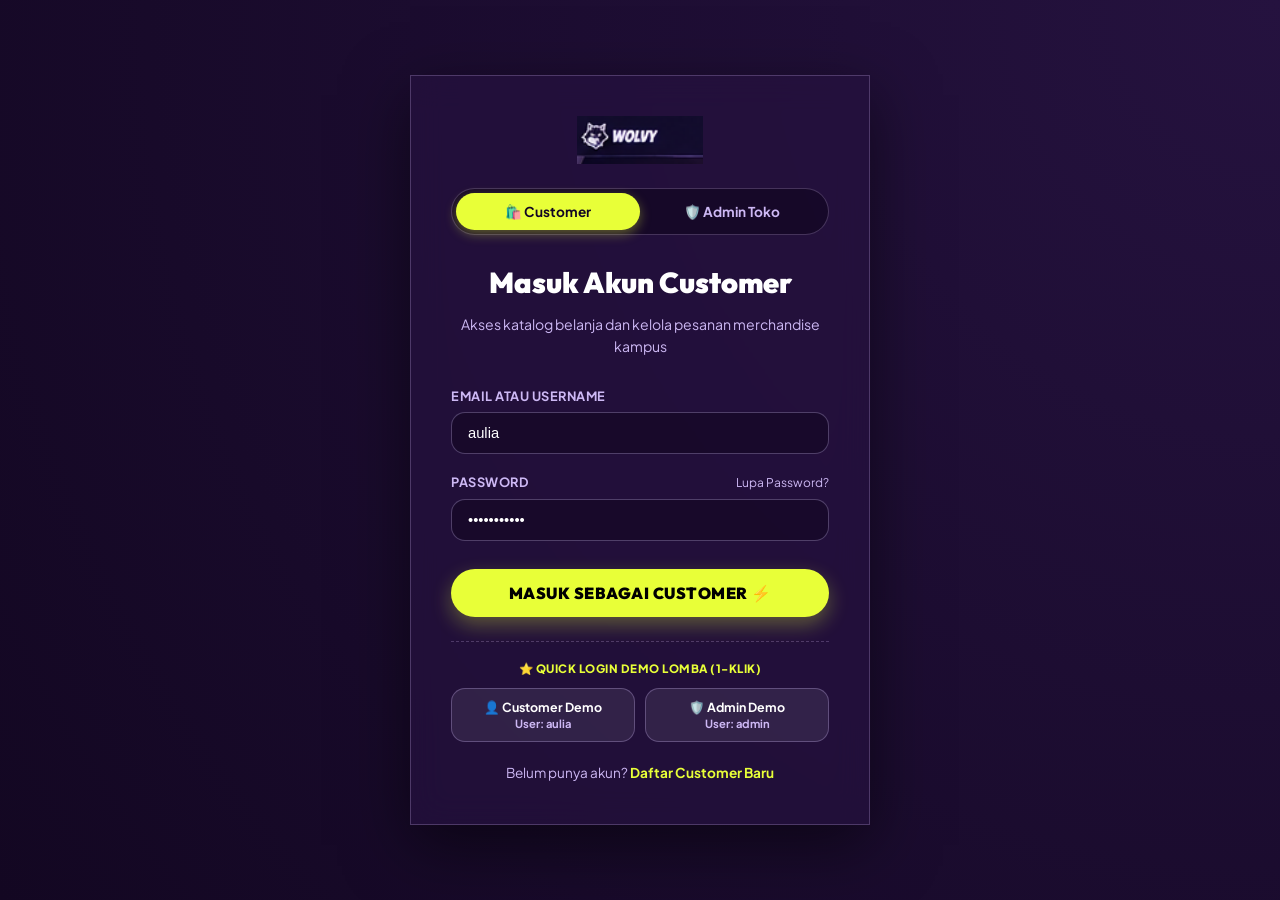
<file: login.html>
<!DOCTYPE html>
<html lang="id">
<head>
  <meta charset="UTF-8">
  <meta name="viewport" content="width=device-width, initial-scale=1.0">
  <title>Masuk Akun — WOLVY Campus Streetwear</title>
  <meta name="description" content="Masuk ke akun mahasiswa WOLVY untuk mengakses keranjang, checkout, dan riwayat pesanan merchandise kampus.">
  <link rel="preconnect" href="https://fonts.googleapis.com">
  <link rel="preconnect" href="https://fonts.gstatic.com" crossorigin>
  <link href="https://fonts.googleapis.com/css2?family=Outfit:wght@400;500;600;700;800;900&family=Permanent+Marker&family=Plus+Jakarta+Sans:wght@300;400;500;600;700;800&display=swap" rel="stylesheet">
  <link rel="stylesheet" href="style.css">
  <style>
    .auth-page {
      min-height: 100vh;
      display: flex;
      align-items: center;
      justify-content: center;
      background: radial-gradient(circle at top right, #25123F 0%, #130722 100%);
      padding: 40px 20px;
      color: #FFFFFF;
    }
    .auth-card {
      background: rgba(37, 18, 63, 0.7);
      backdrop-filter: blur(16px);
      border: 1.5px solid rgba(205, 184, 244, 0.25);
      border-radius: var(--radius-2xl);
      padding: 40px;
      max-width: 460px;
      width: 100%;
      box-shadow: 0 20px 60px rgba(0, 0, 0, 0.5);
      position: relative;
    }
    .auth-logo {
      display: block;
      margin: 0 auto 24px auto;
      height: 48px;
      object-fit: contain;
    }
    .auth-title {
      font-family: var(--font-heading);
      font-size: 1.8rem;
      font-weight: 900;
      text-align: center;
      margin-bottom: 8px;
    }
    .auth-subtitle {
      text-align: center;
      color: var(--color-lavender);
      font-size: 0.88rem;
      margin-bottom: 28px;
    }
    .form-group-dark {
      margin-bottom: 18px;
    }
    .form-label-dark {
      display: block;
      font-size: 0.8rem;
      font-weight: 700;
      color: var(--color-lavender);
      margin-bottom: 6px;
      text-transform: uppercase;
      letter-spacing: 0.5px;
    }
    .form-input-dark {
      width: 100%;
      padding: 12px 16px;
      background: rgba(19, 7, 34, 0.6);
      border: 1.5px solid rgba(205, 184, 244, 0.3);
      border-radius: var(--radius-md);
      color: #FFFFFF;
      font-size: 0.92rem;
      outline: none;
      transition: border-color 0.2s;
    }
    .form-input-dark:focus {
      border-color: var(--color-neon-yellow);
      box-shadow: 0 0 0 3px rgba(232, 255, 56, 0.15);
    }
    .auth-tabs {
      display: flex;
      background: rgba(19, 7, 34, 0.7);
      padding: 4px;
      border-radius: var(--radius-pill);
      margin-bottom: 24px;
      border: 1px solid rgba(205, 184, 244, 0.25);
    }
    .auth-tab-btn {
      flex: 1;
      padding: 10px 14px;
      border: none;
      background: transparent;
      color: var(--color-lavender);
      font-size: 0.85rem;
      font-weight: 700;
      border-radius: var(--radius-pill);
      cursor: pointer;
      transition: all 0.2s;
      text-align: center;
      display: flex;
      align-items: center;
      justify-content: center;
      gap: 6px;
    }
    .auth-tab-btn.active {
      background: var(--color-neon-yellow);
      color: #120624;
      box-shadow: 0 4px 12px rgba(232, 255, 56, 0.35);
    }
    .btn-auth-submit {
      width: 100%;
      padding: 14px;
      background: var(--color-neon-yellow);
      color: #000000;
      border: none;
      border-radius: var(--radius-pill);
      font-family: var(--font-heading);
      font-size: 1rem;
      font-weight: 900;
      text-transform: uppercase;
      letter-spacing: 0.5px;
      cursor: pointer;
      margin-top: 10px;
      transition: all 0.2s;
      box-shadow: 0 8px 20px rgba(232, 255, 56, 0.3);
    }
    .btn-auth-submit:hover {
      transform: translateY(-2px);
      box-shadow: 0 12px 25px rgba(232, 255, 56, 0.5);
    }

    /* Demo Quick Login Box for judges */
    .demo-login-box {
      margin-top: 24px;
      padding-top: 18px;
      border-top: 1px dashed rgba(205, 184, 244, 0.25);
    }
    .demo-label {
      font-size: 0.72rem;
      font-weight: 800;
      color: var(--color-neon-yellow);
      text-transform: uppercase;
      letter-spacing: 0.5px;
      text-align: center;
      margin-bottom: 10px;
      display: block;
    }
    .demo-btns-grid {
      display: grid;
      grid-template-columns: 1fr 1fr;
      gap: 10px;
    }
    .btn-demo-quick {
      padding: 10px 12px;
      background: rgba(255, 255, 255, 0.08);
      border: 1px solid rgba(205, 184, 244, 0.3);
      border-radius: var(--radius-md);
      color: #FFFFFF;
      font-size: 0.78rem;
      font-weight: 700;
      cursor: pointer;
      text-align: center;
      transition: all 0.2s;
    }
    .btn-demo-quick:hover {
      background: rgba(205, 184, 244, 0.2);
      border-color: var(--color-lavender);
    }
    .auth-footer {
      margin-top: 20px;
      text-align: center;
      font-size: 0.85rem;
      color: var(--color-lavender);
    }
    .auth-footer a {
      color: var(--color-neon-yellow);
      text-decoration: none;
      font-weight: 700;
    }
  </style>
</head>
<body class="auth-page">

  <div class="auth-card">
    <a href="index.html">
      <img src="assets/wolvy_logo_clean.png" alt="WOLVY" class="auth-logo">
    </a>

    <!-- Mode Selector Tabs: Customer vs Admin -->
    <div class="auth-tabs">
      <button type="button" class="auth-tab-btn active" id="tabCustomer" onclick="switchLoginMode('pelanggan')">
        <span>🛍️ Customer</span>
      </button>
      <button type="button" class="auth-tab-btn" id="tabAdmin" onclick="switchLoginMode('admin')">
        <span>🛡️ Admin Toko</span>
      </button>
    </div>

    <h1 class="auth-title" id="loginHeaderTitle">Masuk Akun Customer</h1>
    <p class="auth-subtitle" id="loginHeaderSubtitle">Akses katalog belanja dan kelola pesanan merchandise kampus</p>

    <div id="loginAlert" style="display:none; padding:12px 14px; border-radius:var(--radius-md); font-size:0.85rem; margin-bottom:18px; text-align:center;"></div>

    <form onsubmit="handleLoginSubmit(event)">
      <div class="form-group-dark">
        <label class="form-label-dark" for="loginIdentifier" id="lblIdentifier">Email atau Username</label>
        <input type="text" id="loginIdentifier" class="form-input-dark" value="aulia" placeholder="Masukkan email atau username" required>
      </div>

      <div class="form-group-dark">
        <div style="display:flex; justify-content:space-between; align-items:center; margin-bottom:6px;">
          <label class="form-label-dark" for="loginPassword" style="margin-bottom:0;">Password</label>
          <a href="#" onclick="alert('Untuk reset password silakan hubungi CS WhatsApp WOLVY atau lakukan melalui dashboard Supabase Auth.')" style="font-size:0.75rem; color:var(--color-lavender); text-decoration:none;">Lupa Password?</a>
        </div>
        <input type="password" id="loginPassword" class="form-input-dark" value="password123" placeholder="Masukkan password" required>
      </div>

      <button type="submit" class="btn-auth-submit" id="btnSubmitLogin">
        Masuk Sebagai Customer ⚡
      </button>
    </form>

    <!-- 1-Click Demo Login for Competition Judges -->
    <div class="demo-login-box">
      <span class="demo-label">⭐ Quick Login Demo Lomba (1-Klik)</span>
      <div class="demo-btns-grid">
        <button type="button" class="btn-demo-quick" onclick="quickFillAndLogin('pelanggan')">
          👤 Customer Demo<br><span style="font-size:0.7rem; color:var(--color-lavender);">User: aulia</span>
        </button>
        <button type="button" class="btn-demo-quick" onclick="quickFillAndLogin('admin')">
          🛡️ Admin Demo<br><span style="font-size:0.7rem; color:var(--color-lavender);">User: admin</span>
        </button>
      </div>
    </div>

    <div class="auth-footer" id="loginFooterRegister">
      Belum punya akun? <a href="register.html">Daftar Customer Baru</a>
    </div>
  </div>

  <!-- Backend Auth Client (Laragon PHP / Local) -->
  <script src="auth-client.js"></script>
  <script src="store.js"></script>
  <script>
    let currentMode = 'pelanggan'; // 'pelanggan' | 'admin'

    // Periksa query parameter ?role=admin
    document.addEventListener('DOMContentLoaded', () => {
      const urlParams = new URLSearchParams(window.location.search);
      if (urlParams.get('role') === 'admin') {
        switchLoginMode('admin');
      }
    });

    function switchLoginMode(mode) {
      currentMode = mode;
      const tabCust = document.getElementById('tabCustomer');
      const tabAdm = document.getElementById('tabAdmin');
      const title = document.getElementById('loginHeaderTitle');
      const subtitle = document.getElementById('loginHeaderSubtitle');
      const btn = document.getElementById('btnSubmitLogin');
      const identifierInput = document.getElementById('loginIdentifier');
      const footReg = document.getElementById('loginFooterRegister');
      const alertBox = document.getElementById('loginAlert');
      if (alertBox) alertBox.style.display = 'none';

      if (mode === 'admin') {
        tabAdm.classList.add('active');
        tabCust.classList.remove('active');
        title.innerText = 'Login Administrator';
        subtitle.innerText = 'Khusus tim operasional & manajemen toko WOLVY';
        btn.innerText = 'Masuk Dashboard Admin 🛡️';
        identifierInput.value = 'admin';
        footReg.style.display = 'none';
      } else {
        tabCust.classList.add('active');
        tabAdm.classList.remove('active');
        title.innerText = 'Masuk Akun Customer';
        subtitle.innerText = 'Akses katalog belanja dan kelola pesanan merchandise kampus';
        btn.innerText = 'Masuk Sebagai Customer ⚡';
        identifierInput.value = 'aulia';
        footReg.style.display = 'block';
      }
    }

    async function handleLoginSubmit(e) {
      e.preventDefault();
      const identifier = document.getElementById('loginIdentifier').value.trim();
      const password = document.getElementById('loginPassword').value;
      const btn = document.getElementById('btnSubmitLogin');

      btn.disabled = true;
      btn.innerText = 'Memverifikasi Kredensial...';
      showAlert('Menghubungkan ke sistem otentikasi...', 'info');

      try {
        const res = await window.wolvyAuth.login(identifier, password, currentMode);
        if (res.success) {
          showAlert(res.message, 'success');
          setTimeout(() => {
            if (res.role === 'admin') {
              window.location.href = 'admin.html';
            } else {
              window.location.href = 'index.html';
            }
          }, 1000);
        } else {
          showAlert(res.message, 'error');
          btn.disabled = false;
          btn.innerText = currentMode === 'admin' ? 'Masuk Dashboard Admin 🛡️' : 'Masuk Sebagai Customer ⚡';
        }
      } catch (err) {
        showAlert('Terjadi kesalahan login: ' + err.message, 'error');
        btn.disabled = false;
        btn.innerText = currentMode === 'admin' ? 'Masuk Dashboard Admin 🛡️' : 'Masuk Sebagai Customer ⚡';
      }
    }

    function quickFillAndLogin(mode) {
      switchLoginMode(mode);
      if (mode === 'admin') {
        document.getElementById('loginIdentifier').value = 'admin';
        document.getElementById('loginPassword').value = 'password123';
      } else {
        document.getElementById('loginIdentifier').value = 'aulia';
        document.getElementById('loginPassword').value = 'password123';
      }
      handleLoginSubmit(new Event('submit'));
    }

    function showAlert(msg, type) {
      const box = document.getElementById('loginAlert');
      box.style.display = 'block';
      box.innerText = msg;
      if (type === 'error') {
        box.style.background = 'rgba(239, 68, 68, 0.2)';
        box.style.border = '1px solid #EF4444';
        box.style.color = '#FCA5A5';
      } else if (type === 'success') {
        box.style.background = 'rgba(16, 185, 129, 0.2)';
        box.style.border = '1px solid #10B981';
        box.style.color = '#6EE7B7';
      } else {
        box.style.background = 'rgba(232, 255, 56, 0.15)';
        box.style.border = '1px solid var(--color-neon-yellow)';
        box.style.color = '#FFFFFF';
      }
    }
  </script>
</body>
</html>
</file>
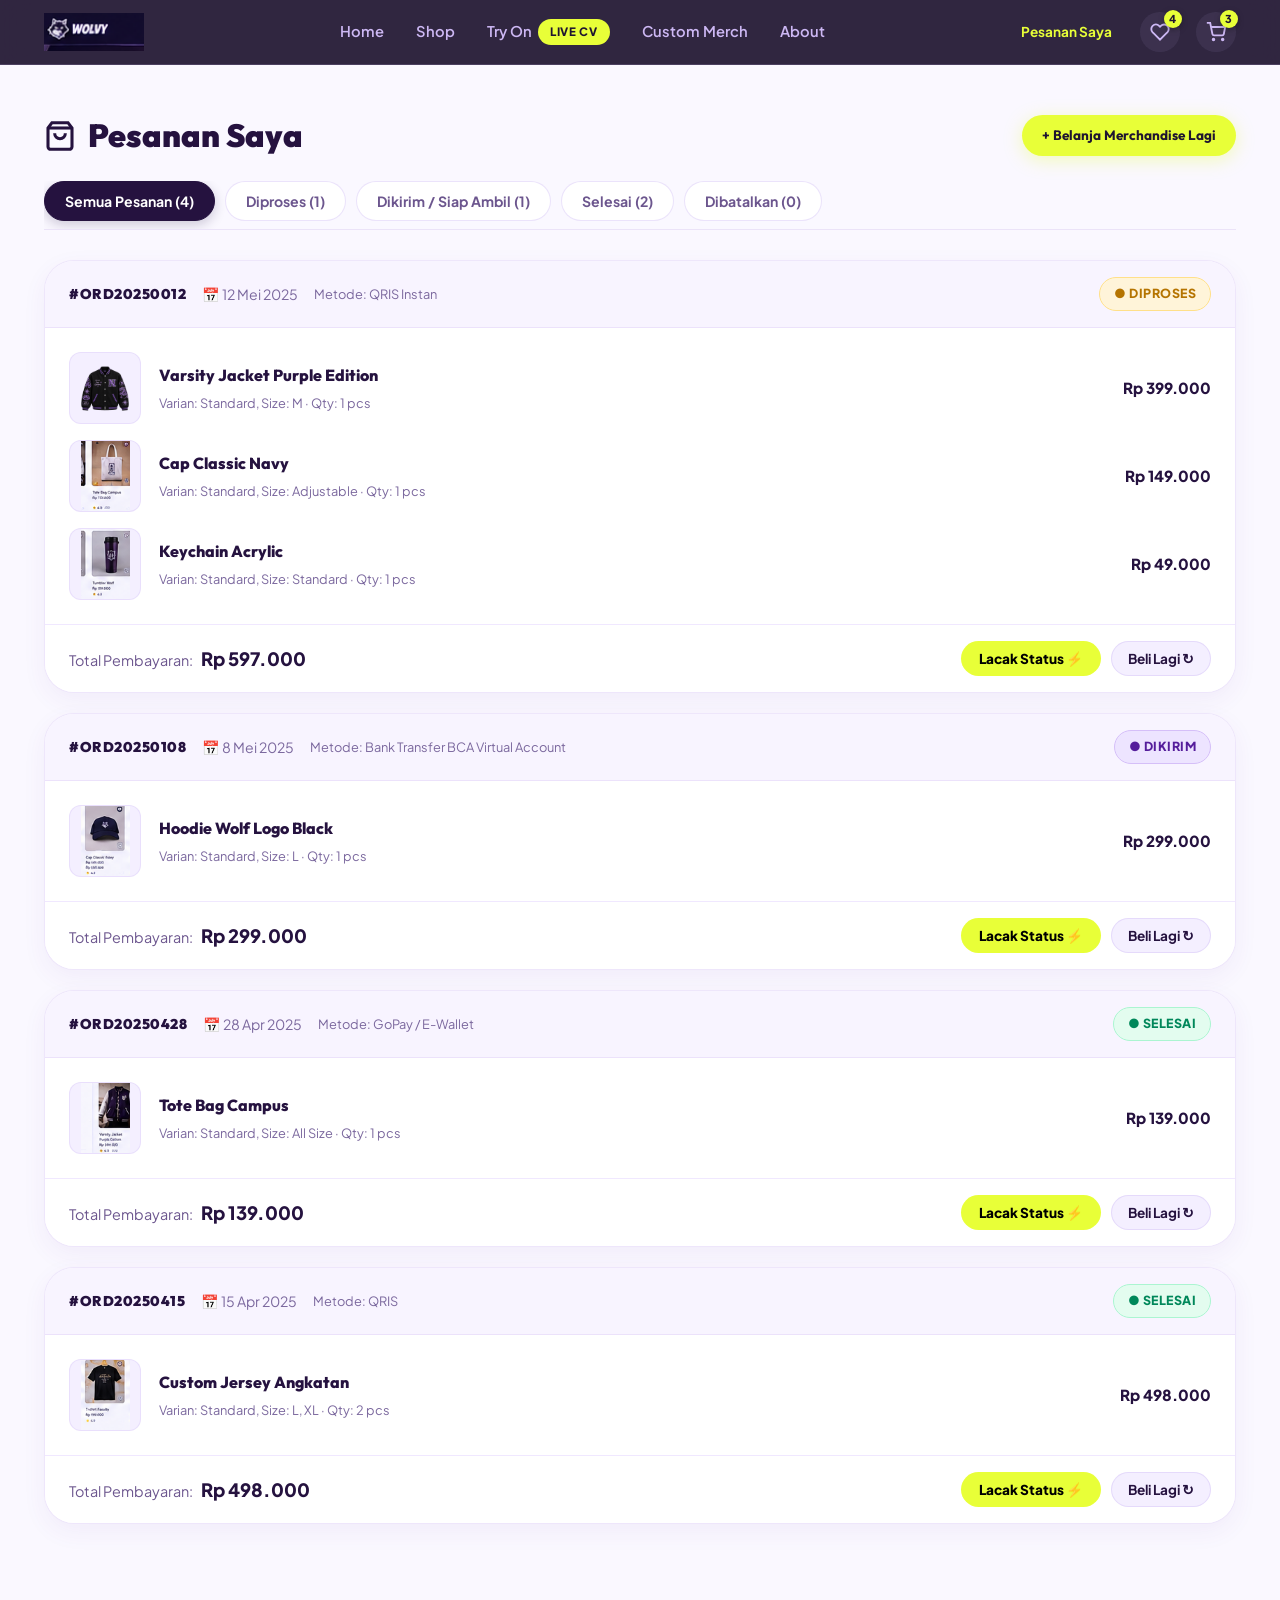
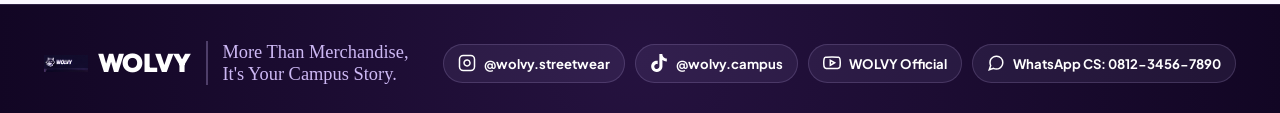
<file: orders.html>
<!DOCTYPE html>
<html lang="id">
<head>
  <meta charset="UTF-8">
  <meta name="viewport" content="width=device-width, initial-scale=1.0">
  <title>Pesanan Saya — WOLVY Campus Streetwear</title>
  <meta name="description" content="Pantau status dan riwayat pemesanan merchandise kampus WOLVY secara real-time dari pemrosesan hingga siap diambil di kampus.">
  <link rel="preconnect" href="https://fonts.googleapis.com">
  <link rel="preconnect" href="https://fonts.gstatic.com" crossorigin>
  <link href="https://fonts.googleapis.com/css2?family=Outfit:wght@400;500;600;700;800;900&family=Permanent+Marker&family=Plus+Jakarta+Sans:wght@300;400;500;600;700;800&display=swap" rel="stylesheet">
  <link rel="stylesheet" href="style.css">
  <style>
    .orders-layout {
      padding: 110px 0 80px 0;
      background: #FAF8FF;
      color: var(--color-text-dark);
      min-height: 85vh;
    }
    .page-header-box {
      margin-bottom: 30px;
    }
    .page-title-row {
      display: flex;
      justify-content: space-between;
      align-items: center;
      flex-wrap: wrap;
      gap: 16px;
    }
    .page-main-title {
      font-family: var(--font-heading);
      font-size: 2rem;
      font-weight: 900;
      color: var(--color-dark-purple);
      display: flex;
      align-items: center;
      gap: 12px;
    }
    .orders-filter-tabs {
      display: flex;
      gap: 10px;
      overflow-x: auto;
      padding-bottom: 8px;
      margin-top: 20px;
      border-bottom: 1.5px solid #EBE3F8;
    }
    .order-tab-btn {
      padding: 10px 20px;
      background: #FFFFFF;
      border: 1.5px solid rgba(205, 184, 244, 0.4);
      border-radius: var(--radius-pill);
      font-size: 0.88rem;
      font-weight: 700;
      color: #6C568E;
      cursor: pointer;
      white-space: nowrap;
      transition: all 0.2s ease;
    }
    .order-tab-btn:hover {
      border-color: var(--color-mid-purple);
      color: var(--color-dark-purple);
    }
    .order-tab-btn.active {
      background: var(--color-dark-purple);
      color: #FFFFFF;
      border-color: var(--color-dark-purple);
      box-shadow: 0 4px 12px rgba(37, 18, 63, 0.2);
    }

    /* Order Cards */
    .orders-list-container {
      margin-top: 28px;
      display: flex;
      flex-direction: column;
      gap: 20px;
    }
    .order-card {
      background: #FFFFFF;
      border-radius: var(--radius-xl);
      border: 1.5px solid rgba(205, 184, 244, 0.35);
      box-shadow: 0 8px 25px rgba(98, 45, 170, 0.06);
      overflow: hidden;
      transition: transform 0.2s, box-shadow 0.2s;
    }
    .order-card:hover {
      box-shadow: 0 12px 30px rgba(98, 45, 170, 0.1);
    }
    .order-card-header {
      background: #F8F4FF;
      padding: 16px 24px;
      display: flex;
      justify-content: space-between;
      align-items: center;
      flex-wrap: wrap;
      gap: 12px;
      border-bottom: 1px solid #ECE2FB;
    }
    .och-left {
      display: flex;
      align-items: center;
      gap: 16px;
      font-size: 0.88rem;
    }
    .order-id-tag {
      font-family: var(--font-heading);
      font-weight: 900;
      color: var(--color-dark-purple);
      letter-spacing: 0.5px;
    }
    .order-date-tag {
      color: #7B689E;
    }

    /* Status Badges */
    .status-badge {
      padding: 6px 14px;
      border-radius: var(--radius-pill);
      font-size: 0.78rem;
      font-weight: 800;
      letter-spacing: 0.5px;
      text-transform: uppercase;
      display: inline-flex;
      align-items: center;
      gap: 6px;
    }
    .status-badge.diproses {
      background: #FFF4D9;
      color: #B57400;
      border: 1px solid #FFE08A;
    }
    .status-badge.dikirim {
      background: #EDE4FF;
      color: #551D9B;
      border: 1px solid #D5BFF8;
    }
    .status-badge.selesai {
      background: #E3FCEF;
      color: #00875A;
      border: 1px solid #ABF5D1;
    }
    .status-badge.dibatalkan {
      background: #FFEBE6;
      color: #DE350B;
      border: 1px solid #FFBDAD;
    }

    .order-card-body {
      padding: 24px;
    }
    .order-items-sublist {
      display: flex;
      flex-direction: column;
      gap: 16px;
    }
    .order-item-row {
      display: flex;
      align-items: center;
      gap: 18px;
    }
    .oir-img {
      width: 72px;
      height: 72px;
      object-fit: contain;
      background: #F4EFFF;
      border-radius: 12px;
      border: 1px solid rgba(205, 184, 244, 0.3);
    }
    .oir-info {
      flex: 1;
    }
    .oir-name {
      font-family: var(--font-heading);
      font-size: 1rem;
      font-weight: 800;
      color: var(--color-dark-purple);
      margin-bottom: 4px;
    }
    .oir-meta {
      font-size: 0.8rem;
      color: #7B689E;
    }
    .oir-price {
      font-size: 0.95rem;
      font-weight: 800;
      color: var(--color-dark-purple);
      text-align: right;
    }

    .order-card-footer {
      background: #FFFFFF;
      padding: 16px 24px;
      border-top: 1px solid #F0E8FF;
      display: flex;
      justify-content: space-between;
      align-items: center;
      flex-wrap: wrap;
      gap: 16px;
    }
    .ocf-total {
      font-size: 0.9rem;
      color: #6C568E;
    }
    .ocf-total strong {
      font-size: 1.15rem;
      font-weight: 900;
      color: var(--color-dark-purple);
      margin-left: 6px;
    }
    .ocf-actions {
      display: flex;
      gap: 10px;
    }
    .btn-track {
      padding: 8px 18px;
      background: var(--color-neon-yellow);
      color: #000000;
      border-radius: var(--radius-pill);
      font-size: 0.85rem;
      font-weight: 800;
      border: none;
      cursor: pointer;
      transition: all 0.2s;
    }
    .btn-track:hover {
      box-shadow: 0 4px 12px rgba(232, 255, 56, 0.4);
      transform: translateY(-1px);
    }
    .btn-secondary-order {
      padding: 8px 16px;
      background: #F4EFFF;
      color: var(--color-dark-purple);
      border-radius: var(--radius-pill);
      font-size: 0.85rem;
      font-weight: 700;
      border: 1px solid rgba(205, 184, 244, 0.4);
      cursor: pointer;
      text-decoration: none;
      display: inline-flex;
      align-items: center;
      gap: 6px;
    }
    .btn-secondary-order:hover {
      background: #EDE4FF;
    }

    /* Modal Tracking */
    .track-modal-backdrop {
      display: none;
      position: fixed;
      top: 0; left: 0; right: 0; bottom: 0;
      background: rgba(19, 7, 34, 0.75);
      backdrop-filter: blur(8px);
      z-index: 9999;
      align-items: center;
      justify-content: center;
      padding: 20px;
    }
    .track-modal-backdrop.open {
      display: flex;
    }
    .track-modal-box {
      background: #FFFFFF;
      border-radius: var(--radius-xl);
      padding: 32px;
      max-width: 520px;
      width: 100%;
      position: relative;
      box-shadow: 0 20px 50px rgba(0, 0, 0, 0.3);
    }
    .timeline-wrap {
      margin: 24px 0;
      position: relative;
      padding-left: 32px;
    }
    .timeline-wrap::before {
      content: '';
      position: absolute;
      left: 11px;
      top: 6px;
      bottom: 6px;
      width: 3px;
      background: #EDE4FF;
    }
    .timeline-step {
      position: relative;
      margin-bottom: 24px;
    }
    .timeline-step:last-child {
      margin-bottom: 0;
    }
    .t-dot {
      position: absolute;
      left: -32px;
      top: 0;
      width: 24px;
      height: 24px;
      border-radius: 50%;
      background: #EDE4FF;
      color: #7B689E;
      display: flex;
      align-items: center;
      justify-content: center;
      font-size: 0.75rem;
      font-weight: 800;
      border: 3px solid #FFFFFF;
      box-shadow: 0 0 0 2px #EDE4FF;
    }
    .timeline-step.completed .t-dot {
      background: var(--color-neon-yellow);
      color: #000000;
      box-shadow: 0 0 0 2px var(--color-neon-yellow);
    }
    .timeline-step.active .t-dot {
      background: var(--color-mid-purple);
      color: #FFFFFF;
      box-shadow: 0 0 0 3px rgba(157, 107, 240, 0.3);
    }
    .t-title {
      font-weight: 800;
      font-size: 0.95rem;
      color: var(--color-dark-purple);
    }
    .t-desc {
      font-size: 0.8rem;
      color: #7B689E;
      margin-top: 3px;
    }

    /* Empty state */
    .orders-empty-state {
      text-align: center;
      padding: 60px 20px;
      background: #FFFFFF;
      border-radius: var(--radius-xl);
      border: 1.5px dashed rgba(205, 184, 244, 0.5);
    }
  </style>
</head>
<body>

  <!-- ==================== HEADER ==================== -->
  <header class="header" id="mainHeader">
    <div class="nav-container">
      <a href="index.html" class="brand-logo" aria-label="WOLVY Home">
        <img src="assets/wolvy_logo_clean.png" alt="WOLVY Logo" class="brand-logo-img">
      </a>
      <nav class="nav-menu">
        <a href="index.html" class="nav-link">Home</a>
        <a href="shop.html" class="nav-link">Shop</a>
        <a href="tryon.html" class="nav-link nav-highlight">
          Try On <span class="badge-pill">LIVE CV</span>
        </a>
        <a href="index.html#custom-merch" class="nav-link">Custom Merch</a>
        <a href="about.html" class="nav-link">About</a>
      </nav>
      <div class="nav-actions">
        <a href="orders.html" class="nav-link" style="font-size:0.85rem; font-weight:700; color:var(--color-neon-yellow); margin-right:12px;">
          Pesanan Saya
        </a>
        <a href="wishlist.html" class="icon-btn" aria-label="Wishlist">
          <svg width="20" height="20" viewBox="0 0 24 24" fill="none" stroke="currentColor" stroke-width="2.2"><path d="M20.84 4.61a5.5 5.5 0 0 0-7.78 0L12 5.67l-1.06-1.06a5.5 5.5 0 0 0-7.78 7.78l1.06 1.06L12 21.23l7.78-7.78 1.06-1.06a5.5 5.5 0 0 0 0-7.78z"></path></svg>
          <span class="badge-count" id="wishlistCount">4</span>
        </a>
        <a href="cart.html" class="icon-btn cart-btn" aria-label="Keranjang">
          <svg width="20" height="20" viewBox="0 0 24 24" fill="none" stroke="currentColor" stroke-width="2.2"><circle cx="9" cy="21" r="1"></circle><circle cx="20" cy="21" r="1"></circle><path d="M1 1h4l2.68 13.39a2 2 0 0 0 2 1.61h9.72a2 2 0 0 0 2-1.61L23 6H6"></path></svg>
          <span class="badge-count" id="cartBadge">3</span>
        </a>
      </div>
    </div>
  </header>

  <!-- ==================== MAIN ORDERS ==================== -->
  <main class="orders-layout">
    <div class="section-container">
      
      <div class="page-header-box">
        <div class="page-title-row">
          <h1 class="page-main-title">
            <svg width="32" height="32" viewBox="0 0 24 24" fill="none" stroke="currentColor" stroke-width="2.3"><path d="M6 2L3 6v14a2 2 0 0 0 2 2h14a2 2 0 0 0 2-2V6l-3-4z"></path><line x1="3" y1="6" x2="21" y2="6"></line><path d="M16 10a4 4 0 0 1-8 0"></path></svg>
            Pesanan Saya
          </h1>
          <a href="shop.html" class="btn btn-primary" style="font-size:0.85rem; padding:10px 20px;">
            + Belanja Merchandise Lagi
          </a>
        </div>

        <!-- Filter Tabs -->
        <div class="orders-filter-tabs">
          <button class="order-tab-btn active" onclick="filterOrders('ALL', this)">Semua Pesanan (<span id="countAll">0</span>)</button>
          <button class="order-tab-btn" onclick="filterOrders('DIPROSES', this)">Diproses (<span id="countDiproses">0</span>)</button>
          <button class="order-tab-btn" onclick="filterOrders('DIKIRIM', this)">Dikirim / Siap Ambil (<span id="countDikirim">0</span>)</button>
          <button class="order-tab-btn" onclick="filterOrders('SELESAI', this)">Selesai (<span id="countSelesai">0</span>)</button>
          <button class="order-tab-btn" onclick="filterOrders('DIBATALKAN', this)">Dibatalkan (<span id="countDibatalkan">0</span>)</button>
        </div>
      </div>

      <!-- Orders List Container -->
      <div class="orders-list-container" id="ordersListContainer">
        <!-- Rendered via JS -->
      </div>

    </div>
  </main>

  <!-- ==================== MODAL LACAK STATUS PESANAN ==================== -->
  <div class="track-modal-backdrop" id="trackModal">
    <div class="track-modal-box">
      <div style="display:flex; justify-content:space-between; align-items:center;">
        <h3 style="font-family:var(--font-heading); font-size:1.3rem; font-weight:800; color:var(--color-dark-purple);">
          Lacak Pengiriman Kampus
        </h3>
        <button onclick="closeTrackModal()" style="background:none; border:none; font-size:1.5rem; cursor:pointer; color:#7B689E;">&times;</button>
      </div>
      <p style="font-size:0.82rem; color:#7B689E; margin-top:4px;">
        ID Pesanan: <strong style="color:var(--color-dark-purple);" id="modalOrderId">#ORD20250012</strong>
      </p>

      <div class="timeline-wrap" id="modalTimelineContent">
        <!-- Dynamic steps -->
      </div>

      <div style="background:#F7F3FF; padding:16px; border-radius:12px; margin-top:20px;">
        <div style="font-size:0.75rem; text-transform:uppercase; font-weight:800; color:#7B689E; margin-bottom:4px;">
          Lokasi Pengambilan / Tujuan:
        </div>
        <div style="font-size:0.9rem; font-weight:800; color:var(--color-dark-purple);" id="modalPickupLoc">
          Sekretariat BEM Gedung Mahasiswa Lantai 1
        </div>
      </div>

      <button type="button" class="btn btn-primary" onclick="closeTrackModal()" style="width:100%; margin-top:20px; font-size:0.9rem;">
        Tutup Pelacakan
      </button>
    </div>
  </div>

  <footer class="footer-strip">
    <div class="footer-container">
      <div class="footer-brand-side">
        <div class="footer-logo-pack">
          <img src="assets/mascot.png" alt="WOLVY Mascot Logo" class="footer-mascot-img">
          <span class="footer-brand-title">WOLVY</span>
        </div>
        <div class="footer-tagline-text">
          More Than Merchandise,<br>It's Your Campus Story.
        </div>
      </div>
      <div class="footer-social-side">
        <div class="footer-social-pills">
          <a href="https://instagram.com" target="_blank" rel="noopener" class="sosmed-pill-link" title="Instagram">
            <svg width="18" height="18" viewBox="0 0 24 24" fill="none" stroke="currentColor" stroke-width="2"><rect x="2" y="2" width="20" height="20" rx="5" ry="5"></rect><path d="M16 11.37A4 4 0 1 1 12.63 8 4 4 0 0 1 16 11.37z"></path><line x1="17.5" y1="6.5" x2="17.51" y2="6.5"></line></svg>
            <span>@wolvy.streetwear</span>
          </a>
          <a href="https://tiktok.com" target="_blank" rel="noopener" class="sosmed-pill-link" title="TikTok">
            <svg width="18" height="18" viewBox="0 0 24 24" fill="currentColor"><path d="M12.525.02c1.31-.02 2.61-.01 3.91-.02.08 1.53.63 3.09 1.75 4.17 1.12 1.11 2.7 1.62 4.24 1.79v4.03c-1.44-.05-2.89-.35-4.2-.97-.57-.26-1.1-.59-1.62-.93-.01 2.92.01 5.84-.02 8.75-.08 1.4-.54 2.79-1.35 3.94-1.31 1.92-3.58 3.17-5.91 3.21-1.43.08-2.86-.31-4.08-1.03-2.02-1.19-3.44-3.37-3.65-5.71-.02-.5-.03-1-.01-1.49.18-1.9 1.12-3.72 2.58-4.96 1.66-1.44 3.98-2.13 6.15-1.72.02 1.48-.04 2.96-.04 4.44-.99-.32-2.15-.23-3.02.37-.63.41-1.11 1.04-1.36 1.75-.21.51-.24 1.07-.14 1.61.24 1.64 1.82 2.89 3.49 2.75 1.5-.06 2.79-1.14 3.12-2.6.09-.43.12-.87.12-1.31V.02z"/></svg>
            <span>@wolvy.campus</span>
          </a>
          <a href="https://youtube.com" target="_blank" rel="noopener" class="sosmed-pill-link" title="YouTube">
            <svg width="18" height="18" viewBox="0 0 24 24" fill="none" stroke="currentColor" stroke-width="2"><path d="M22.54 6.42a2.78 2.78 0 0 0-1.94-2C18.88 4 12 4 12 4s-6.88 0-8.6.46a2.78 2.78 0 0 0-1.94 2A29 29 0 0 0 1 11.75a29 29 0 0 0 .46 5.33A2.78 2.78 0 0 0 3.4 19c1.72.46 8.6.46 8.6.46s6.88 0 8.6-.46a2.78 2.78 0 0 0 1.94-2 29 29 0 0 0 .46-5.25 29 29 0 0 0-.46-5.33z"></path><polygon points="9.75 15.02 15.5 11.75 9.75 8.48 9.75 15.02"></polygon></svg>
            <span>WOLVY Official</span>
          </a>
          <a href="https://wa.me/6281234567890" target="_blank" rel="noopener" class="sosmed-pill-link" title="WhatsApp Customer Service">
            <svg width="18" height="18" viewBox="0 0 24 24" fill="none" stroke="currentColor" stroke-width="2"><path d="M21 11.5a8.38 8.38 0 0 1-.9 3.8 8.5 8.5 0 0 1-7.6 4.7 8.38 8.38 0 0 1-3.8-.9L3 21l1.9-5.7a8.38 8.38 0 0 1-.9-3.8 8.5 8.5 0 0 1 4.7-7.6 8.38 8.38 0 0 1 3.8-.9h.5a8.48 8.48 0 0 1 8 8v.5z"></path></svg>
            <span>WhatsApp CS: 0812-3456-7890</span>
          </a>
        </div>
      </div>
    </div>
  </footer>

  <script src="store.js"></script>
  <script>
    let activeFilter = 'ALL';

    function getStatusClass(status) {
      switch (status) {
        case 'DIPROSES': return 'diproses';
        case 'DIKIRIM': return 'dikirim';
        case 'SELESAI': return 'selesai';
        case 'DIBATALKAN': return 'dibatalkan';
        default: return 'diproses';
      }
    }

    function renderOrders() {
      const allOrders = wolvyStore.getOrders();
      const container = document.getElementById('ordersListContainer');
      const badge = document.getElementById('cartBadge');
      if (badge) badge.innerText = wolvyStore.getCartCount();
      const wishlistCountEl = document.getElementById('wishlistCount');
      if (wishlistCountEl) wishlistCountEl.innerText = wolvyStore.getWishlist().length;

      // Update counters
      document.getElementById('countAll').innerText = allOrders.length;
      document.getElementById('countDiproses').innerText = allOrders.filter(o => o.status === 'DIPROSES').length;
      document.getElementById('countDikirim').innerText = allOrders.filter(o => o.status === 'DIKIRIM').length;
      document.getElementById('countSelesai').innerText = allOrders.filter(o => o.status === 'SELESAI').length;
      document.getElementById('countDibatalkan').innerText = allOrders.filter(o => o.status === 'DIBATALKAN').length;

      const filtered = activeFilter === 'ALL' 
        ? allOrders 
        : allOrders.filter(o => o.status === activeFilter);

      if (filtered.length === 0) {
        container.innerHTML = `
          <div class="orders-empty-state">
            <div style="font-size:3rem; margin-bottom:12px;">📦</div>
            <h3 style="font-family:var(--font-heading); font-size:1.3rem; font-weight:800; color:var(--color-dark-purple); margin-bottom:6px;">
              Belum ada pesanan dengan status ini
            </h3>
            <p style="font-size:0.85rem; color:#7B689E; margin-bottom:18px;">
              Yuk temukan merchandise kampus impianmu dan buat penampilan kuliahmu makin kece!
            </p>
            <a href="shop.html" class="btn btn-primary" style="font-size:0.85rem; padding:10px 24px;">
              Jelajahi Katalog Merchandise
            </a>
          </div>
        `;
        return;
      }

      container.innerHTML = filtered.map(order => `
        <div class="order-card">
          <div class="order-card-header">
            <div class="och-left">
              <span class="order-id-tag">#${order.orderId}</span>
              <span class="order-date-tag">📅 ${order.date}</span>
              <span style="color:#7B689E; font-size:0.8rem;">Metode: ${order.paymentMethod || 'QRIS Instan'}</span>
            </div>
            <span class="status-badge ${getStatusClass(order.status)}">
              ● ${order.status}
            </span>
          </div>

          <div class="order-card-body">
            <div class="order-items-sublist">
              ${order.items.map(item => `
                <div class="order-item-row">
                  <img src="${item.image || 'assets/prod_varsity_purple.png'}" alt="${item.name}" class="oir-img">
                  <div class="oir-info">
                    <div class="oir-name">${item.name}</div>
                    <div class="oir-meta">Varian: ${item.color || 'Standard'}, Size: ${item.size || 'M'} · Qty: ${item.qty} pcs</div>
                  </div>
                  <div class="oir-price">${wolvyStore.formatPrice((item.price || 0) * (item.qty || 1))}</div>
                </div>
              `).join('')}
            </div>
          </div>

          <div class="order-card-footer">
            <div class="ocf-total">
              Total Pembayaran: <strong>${wolvyStore.formatPrice(order.total)}</strong>
            </div>
            <div class="ocf-actions">
              <button class="btn-track" onclick="openTrackModal('${order.orderId}')">
                Lacak Status ⚡
              </button>
              <button type="button" class="btn-secondary-order" onclick="reorderItems('${order.orderId}')">
                Beli Lagi ↻
              </button>
            </div>
          </div>
        </div>
      `).join('');
    }

    function filterOrders(status, el) {
      activeFilter = status;
      document.querySelectorAll('.order-tab-btn').forEach(btn => btn.classList.remove('active'));
      el.classList.add('active');
      renderOrders();
    }

    function openTrackModal(orderId) {
      const order = wolvyStore.getOrders().find(o => o.orderId === orderId);
      if (!order) return;

      document.getElementById('modalOrderId').innerText = '#' + order.orderId;
      document.getElementById('modalPickupLoc').innerText = order.pickupLocation || 'Sekretariat BEM Gedung Mahasiswa Lantai 1';

      const s = order.status;
      const isDiproses = s === 'DIPROSES';
      const isDikirim = s === 'DIKIRIM';
      const isSelesai = s === 'SELESAI';

      document.getElementById('modalTimelineContent').innerHTML = `
        <div class="timeline-step completed">
          <div class="t-dot">✓</div>
          <div class="t-title">Pembayaran Simulasi Terkonfirmasi</div>
          <div class="t-desc">Pembayaran otomatis diverifikasi sistem WOLVY. (${order.date})</div>
        </div>
        <div class="timeline-step ${isDiproses ? 'active' : 'completed'}">
          <div class="t-dot">${isDiproses ? '●' : '✓'}</div>
          <div class="t-title">Pesanan Sedang Dikemas</div>
          <div class="t-desc">Tim merchandise kampus sedang menyiapkan apparel dan melakukan quality control.</div>
        </div>
        <div class="timeline-step ${isDikirim ? 'active' : (isSelesai ? 'completed' : '')}">
          <div class="t-dot">${isSelesai ? '✓' : (isDikirim ? '●' : '3')}</div>
          <div class="t-title">Siap Diambil di Titik Kampus / Sedang Dikirim</div>
          <div class="t-desc">Paket telah tiba di lokasi pickup atau diserahkan ke kurir pengantaran.</div>
        </div>
        <div class="timeline-step ${isSelesai ? 'completed' : ''}">
          <div class="t-dot">${isSelesai ? '✓' : '4'}</div>
          <div class="t-title">Pesanan Diterima Mahasiswa</div>
          <div class="t-desc">Merchandise telah diterima dalam kondisi baik. Selamat bergaya dengan WOLVY!</div>
        </div>
      `;

      document.getElementById('trackModal').classList.add('open');
    }

    function closeTrackModal() {
      document.getElementById('trackModal').classList.remove('open');
    }

    function reorderItems(orderId) {
      const order = wolvyStore.getOrders().find(o => o.orderId === orderId);
      if (order && order.items) {
        order.items.forEach(it => {
          wolvyStore.addToCart({
            id: it.productId || 1,
            name: it.name,
            price: it.price || 0,
            image: it.image
          }, it.size || 'M', it.color || 'Standard', it.qty || 1);
        });
        alert('Produk berhasil dimasukkan kembali ke keranjang belanja!');
        window.location.href = 'cart.html';
      }
    }

    document.addEventListener('DOMContentLoaded', () => {
      renderOrders();
    });
  </script>
</body>
</html>
</file>
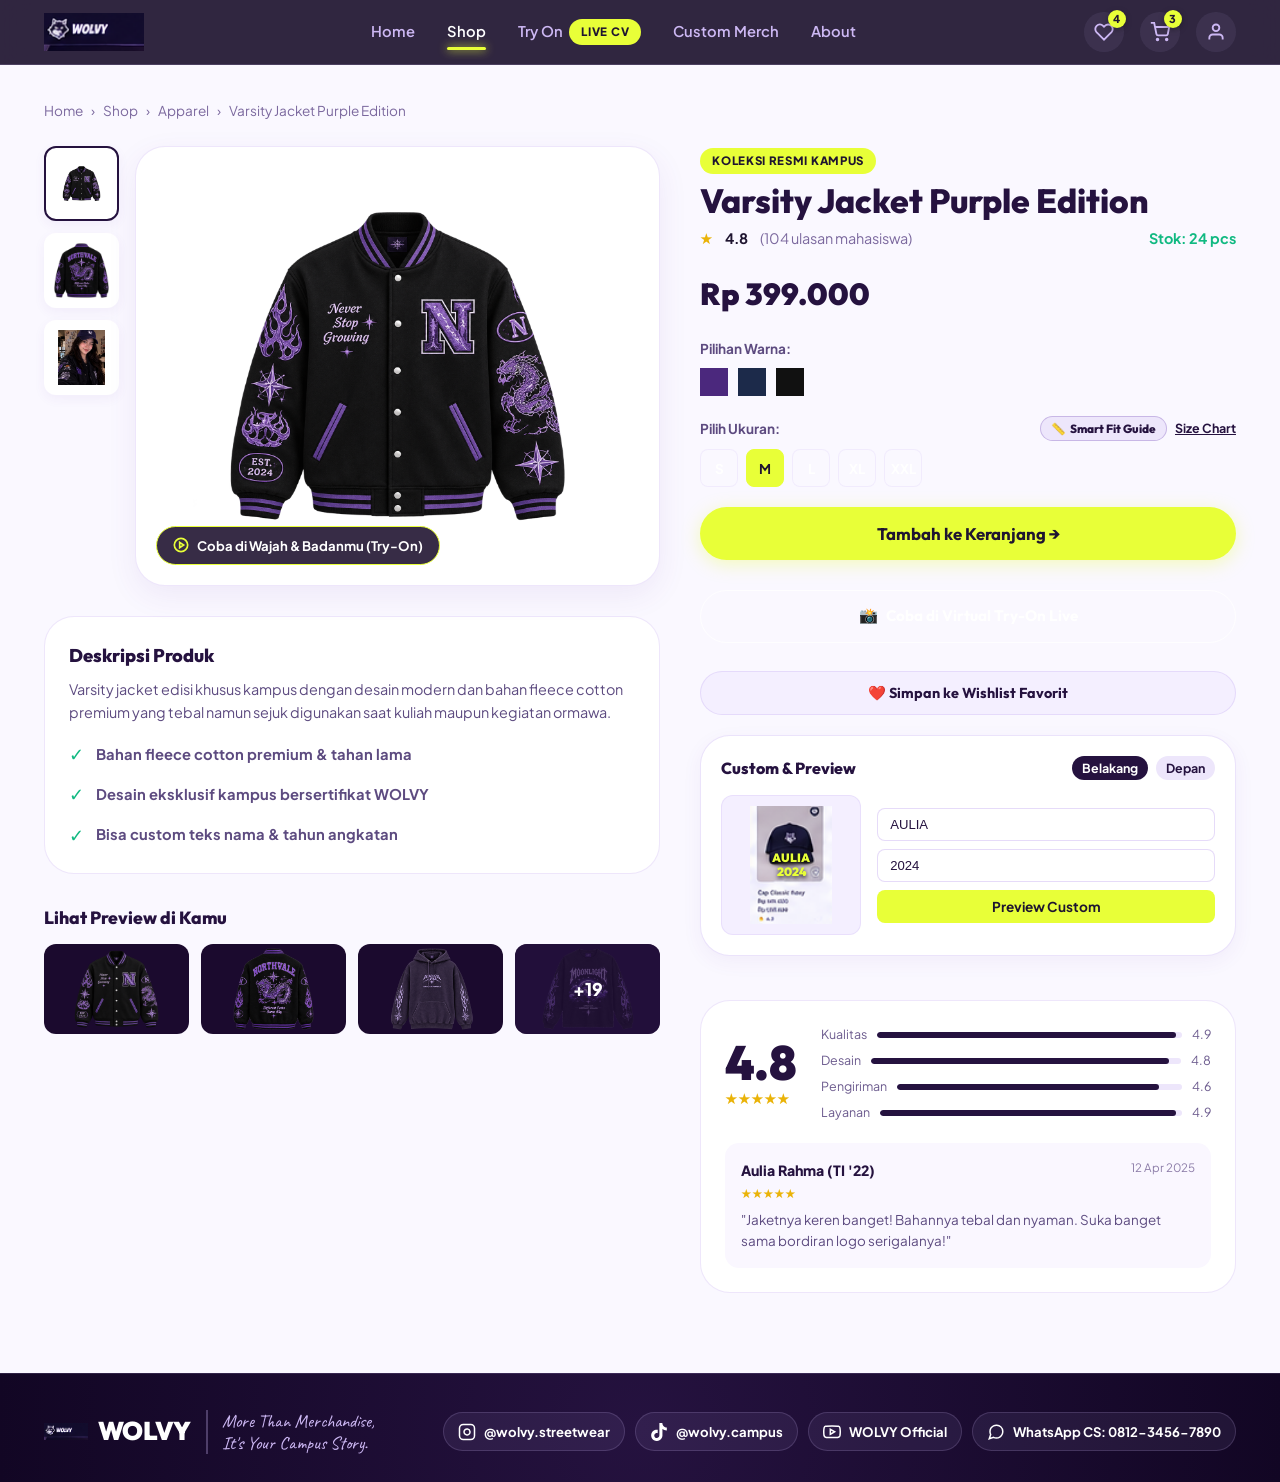
<file: product-detail.html>
<!DOCTYPE html>
<html lang="id">
<head>
  <meta charset="UTF-8">
  <meta name="viewport" content="width=device-width, initial-scale=1.0">
  <title>Varsity Jacket Purple Edition — Detail Produk WOLVY</title>
  <meta name="description" content="Detail spesifikasi Varsity Jacket Purple Edition. Custom nama dan angkatan, rating 4.8 dari 104 ulasan mahasiswa.">
  <link rel="preconnect" href="https://fonts.googleapis.com">
  <link rel="preconnect" href="https://fonts.gstatic.com" crossorigin>
  <link href="https://fonts.googleapis.com/css2?family=Outfit:wght@400;500;600;700;800;900&family=Permanent+Marker&family=Plus+Jakarta+Sans:wght@300;400;500;600;700;800&family=Caveat:wght@600;700&display=swap" rel="stylesheet">
  <link rel="stylesheet" href="style.css">
  <style>
    .pdetail-layout {
      padding: 100px 0 80px 0;
      background: #FAF8FF;
      color: var(--color-text-dark);
    }
    .pdetail-breadcrumb {
      display: flex;
      gap: 8px;
      font-size: 0.85rem;
      color: #7B689E;
      margin-bottom: 24px;
    }
    .pdetail-breadcrumb a:hover {
      color: var(--color-dark-purple);
      text-decoration: underline;
    }
    .pdetail-grid {
      display: grid;
      grid-template-columns: 1.15fr 1fr;
      gap: 40px;
    }
    /* Gallery */
    .pdetail-gallery-wrap {
      display: flex;
      gap: 16px;
    }
    .gallery-thumbs {
      display: flex;
      flex-direction: column;
      gap: 12px;
      width: 75px;
    }
    .gallery-thumb {
      width: 75px;
      height: 75px;
      border-radius: 12px;
      border: 2px solid transparent;
      background: #FFFFFF;
      padding: 4px;
      cursor: pointer;
      overflow: hidden;
      box-shadow: 0 4px 12px rgba(98,45,170,0.06);
    }
    .gallery-thumb.active {
      border-color: var(--color-dark-purple);
    }
    .gallery-thumb img {
      width: 100%;
      height: 100%;
      object-fit: cover;
      border-radius: 8px;
    }
    .gallery-main-view {
      flex: 1;
      background: #FFFFFF;
      border-radius: var(--radius-xl);
      padding: 16px;
      display: flex;
      align-items: center;
      justify-content: center;
      position: relative;
      border: 1px solid rgba(205, 184, 244, 0.35);
      box-shadow: 0 10px 30px rgba(98, 45, 170, 0.08);
      min-height: 440px;
    }
    .gallery-main-img {
      max-height: 420px;
      width: 100%;
      object-fit: contain;
      border-radius: var(--radius-lg);
    }
    .gallery-tryon-pill {
      position: absolute;
      bottom: 20px;
      left: 20px;
      background: rgba(20, 8, 38, 0.85);
      backdrop-filter: blur(8px);
      border: 1px solid var(--color-neon-yellow);
      color: #FFFFFF;
      padding: 8px 16px;
      border-radius: var(--radius-pill);
      font-size: 0.82rem;
      font-weight: 700;
      display: flex;
      align-items: center;
      gap: 8px;
    }
    .gallery-tryon-pill:hover {
      background: var(--color-dark-purple);
      transform: translateY(-2px);
    }

    /* Product Details & Customizer Panel */
    .pdetail-info-panel {
      display: flex;
      flex-direction: column;
      gap: 20px;
    }
    .pdetail-title {
      font-family: var(--font-heading);
      font-size: 2.1rem;
      font-weight: 800;
      color: var(--color-dark-purple);
      line-height: 1.15;
    }
    .pdetail-rating-row {
      display: flex;
      align-items: center;
      gap: 12px;
      font-size: 0.9rem;
    }
    .pdetail-price {
      font-family: var(--font-heading);
      font-size: 1.9rem;
      font-weight: 900;
      color: var(--color-dark-purple);
    }
    
    /* Custom & Preview Box (Column 3 in reference docx) */
    .custom-preview-box {
      background: #FFFFFF;
      border-radius: var(--radius-xl);
      padding: 20px;
      border: 1.5px solid rgba(205, 184, 244, 0.4);
      box-shadow: 0 6px 20px rgba(98, 45, 170, 0.06);
    }
    .cp-header {
      display: flex;
      justify-content: space-between;
      align-items: center;
      margin-bottom: 14px;
    }
    .cp-title {
      font-family: var(--font-heading);
      font-size: 1rem;
      font-weight: 800;
      color: var(--color-dark-purple);
    }
    .cp-tabs {
      display: flex;
      gap: 8px;
    }
    .cp-tab-btn {
      font-size: 0.78rem;
      font-weight: 700;
      padding: 4px 10px;
      border-radius: var(--radius-pill);
      background: #EDE6FB;
      color: var(--color-dark-purple);
      cursor: pointer;
    }
    .cp-tab-btn.active {
      background: var(--color-dark-purple);
      color: var(--color-white);
    }
    .cp-body-grid {
      display: grid;
      grid-template-columns: 140px 1fr;
      gap: 16px;
      align-items: center;
    }
    .cp-garment-mockup {
      width: 100%;
      height: 140px;
      background: #F4EFFF;
      border-radius: 12px;
      position: relative;
      display: flex;
      flex-direction: column;
      align-items: center;
      justify-content: center;
      overflow: hidden;
      border: 1px solid rgba(205, 184, 244, 0.3);
    }
    .cp-mockup-img {
      width: 85%;
      height: 85%;
      object-fit: contain;
    }
    .cp-preview-text-overlay {
      position: absolute;
      top: 40%;
      width: 70%;
      text-align: center;
      font-family: var(--font-heading);
      font-weight: 900;
      font-size: 0.75rem;
      color: #E8FF38;
      text-shadow: 0 2px 4px rgba(0,0,0,0.8);
      line-height: 1.1;
    }
    .cp-form-fields {
      display: flex;
      flex-direction: column;
      gap: 8px;
    }
    .cp-input {
      width: 100%;
      padding: 8px 12px;
      border: 1.5px solid rgba(205, 184, 244, 0.5);
      border-radius: 8px;
      font-size: 0.82rem;
      color: var(--color-dark-purple);
      outline: none;
    }
    .cp-preview-btn {
      padding: 8px;
      font-size: 0.85rem;
      font-weight: 700;
      background: var(--color-neon-yellow);
      color: var(--color-text-dark);
      border-radius: 8px;
      cursor: pointer;
      text-align: center;
    }

    /* Deskripsi & Checklist */
    .pdetail-desc-card {
      background: #FFFFFF;
      border-radius: var(--radius-xl);
      padding: 24px;
      border: 1px solid rgba(205, 184, 244, 0.35);
      margin-top: 30px;
    }
    .pdetail-desc-list {
      list-style: none;
      display: flex;
      flex-direction: column;
      gap: 12px;
      margin-top: 16px;
    }
    .pdetail-desc-item {
      display: flex;
      align-items: center;
      gap: 12px;
      font-size: 0.92rem;
      color: #5D4B80;
    }
    .pdetail-desc-icon {
      color: #10B981;
      font-size: 1.1rem;
    }

    /* Community Look Showcase */
    .community-look-preview {
      margin-top: 30px;
    }
    .clook-title {
      font-family: var(--font-heading);
      font-size: 1.1rem;
      font-weight: 800;
      color: var(--color-dark-purple);
      margin-bottom: 12px;
    }
    .clook-grid {
      display: grid;
      grid-template-columns: repeat(4, 1fr);
      gap: 12px;
    }
    .clook-item {
      height: 90px;
      border-radius: 12px;
      overflow: hidden;
      position: relative;
    }
    .clook-item img {
      width: 100%;
      height: 100%;
      object-fit: cover;
    }
    .clook-overlay-more {
      position: absolute;
      top: 0;
      left: 0;
      width: 100%;
      height: 100%;
      background: rgba(37, 18, 63, 0.7);
      color: #FFFFFF;
      display: flex;
      align-items: center;
      justify-content: center;
      font-weight: 800;
      font-size: 1.1rem;
    }

    /* Reviews section */
    .reviews-section-card {
      background: #FFFFFF;
      border-radius: var(--radius-xl);
      padding: 24px;
      border: 1px solid rgba(205, 184, 244, 0.35);
      margin-top: 24px;
    }
    .review-score-flex {
      display: flex;
      gap: 24px;
      align-items: center;
      margin-bottom: 20px;
    }
    .big-score-num {
      font-family: var(--font-heading);
      font-size: 3rem;
      font-weight: 900;
      color: var(--color-dark-purple);
      line-height: 1;
    }
    .score-breakdown-bars {
      flex: 1;
      display: flex;
      flex-direction: column;
      gap: 6px;
    }
    .score-row {
      display: flex;
      align-items: center;
      justify-content: space-between;
      font-size: 0.78rem;
      color: #6C5B8E;
    }
    .bar-line {
      flex: 1;
      height: 6px;
      background: #EDE6FB;
      border-radius: 4px;
      margin: 0 10px;
      overflow: hidden;
    }
    .bar-fill {
      height: 100%;
      background: var(--color-dark-purple);
      border-radius: 4px;
    }
    .user-review-bubble {
      background: #FAF7FF;
      border-radius: 14px;
      padding: 16px;
      margin-top: 14px;
    }
    .urb-author {
      font-weight: 800;
      font-size: 0.88rem;
      color: var(--color-dark-purple);
    }
    .urb-date {
      font-size: 0.72rem;
      color: #8C7CA8;
    }
    .urb-comment {
      font-size: 0.84rem;
      color: #5D4B80;
      margin-top: 6px;
    }

    @media (max-width: 900px) {
      .pdetail-grid {
        grid-template-columns: 1fr;
      }
    }
  </style>
</head>
<body>

  <!-- ==================== HEADER ==================== -->
  <header class="header" id="mainHeader">
    <div class="nav-container">
      <a href="index.html" class="brand-logo" aria-label="WOLVY Home">
        <img src="assets/wolvy_logo_clean.png" alt="WOLVY Logo" class="brand-logo-img">
      </a>
      <nav class="nav-menu">
        <a href="index.html" class="nav-link">Home</a>
        <a href="shop.html" class="nav-link active">Shop</a>
        <a href="tryon.html" class="nav-link nav-highlight">
          Try On <span class="badge-pill">LIVE CV</span>
        </a>
        <a href="index.html#custom-merch" class="nav-link">Custom Merch</a>
        <a href="about.html" class="nav-link">About</a>
      </nav>
      <div class="nav-actions">
        <a href="wishlist.html" class="icon-btn" aria-label="Wishlist">
          <svg width="20" height="20" viewBox="0 0 24 24" fill="none" stroke="currentColor" stroke-width="2.2"><path d="M20.84 4.61a5.5 5.5 0 0 0-7.78 0L12 5.67l-1.06-1.06a5.5 5.5 0 0 0-7.78 7.78l1.06 1.06L12 21.23l7.78-7.78 1.06-1.06a5.5 5.5 0 0 0 0-7.78z"></path></svg>
          <span class="badge-count" id="wishlistCount">4</span>
        </a>
        <a href="cart.html" class="icon-btn cart-btn" aria-label="Keranjang">
          <svg width="20" height="20" viewBox="0 0 24 24" fill="none" stroke="currentColor" stroke-width="2.2"><circle cx="9" cy="21" r="1"></circle><circle cx="20" cy="21" r="1"></circle><path d="M1 1h4l2.68 13.39a2 2 0 0 0 2 1.61h9.72a2 2 0 0 0 2-1.61L23 6H6"></path></svg>
          <span class="badge-count" id="cartBadge">3</span>
        </a>
        <a href="orders.html" class="icon-btn" title="Pesanan Saya">
          <svg width="20" height="20" viewBox="0 0 24 24" fill="none" stroke="currentColor" stroke-width="2.2"><path d="M20 21v-2a4 4 0 0 0-4-4H8a4 4 0 0 0-4 4v2"></path><circle cx="12" cy="7" r="4"></circle></svg>
        </a>
      </div>
    </div>
  </header>

  <!-- ==================== MAIN PRODUCT DETAIL ==================== -->
  <main class="pdetail-layout">
    <div class="section-container">
      <!-- Breadcrumbs -->
      <nav class="pdetail-breadcrumb">
        <a href="index.html">Home</a> &rsaquo;
        <a href="shop.html">Shop</a> &rsaquo;
        <a href="shop.html?cat=apparel">Apparel</a> &rsaquo;
        <span id="breadcrumbCurrent">Varsity Jacket Purple Edition</span>
      </nav>

      <div class="pdetail-grid">
        
        <!-- LEFT: GALLERY & DESCRIPTION -->
        <div class="pdetail-left-col">
          <div class="pdetail-gallery-wrap">
            <div class="gallery-thumbs" id="galleryThumbsList">
              <div class="gallery-thumb active" data-img="assets/prod_varsity_purple.png">
                <img src="assets/prod_varsity_purple.png" alt="Tampak Depan" style="object-fit:contain; padding:4px;">
              </div>
              <div class="gallery-thumb" data-img="assets/prod_varsity_dragon.png">
                <img src="assets/prod_varsity_dragon.png" alt="Tampak Belakang Dragon" style="object-fit:contain; padding:4px;">
              </div>
              <div class="gallery-thumb" data-img="assets/fotomodeltry.jpeg">
                <img src="assets/fotomodeltry.jpeg" alt="Model Try-On Preview">
              </div>
            </div>

            <div class="gallery-main-view">
              <img src="assets/prod_varsity_purple.png" alt="Product Main Image" id="mainGalleryImg" class="gallery-main-img">
              <a href="tryon.html?id=1" class="gallery-tryon-pill" id="btnTryonDirectLink">
                <svg width="16" height="16" viewBox="0 0 24 24" fill="none" stroke="#E8FF38" stroke-width="2.5"><circle cx="12" cy="12" r="10"></circle><polygon points="10 8 16 12 10 16 10 8"></polygon></svg>
                <span>Coba di Wajah &amp; Badanmu (Try-On)</span>
              </a>
            </div>
          </div>

          <!-- Description Box from Reference -->
          <div class="pdetail-desc-card">
            <h3 style="font-family: var(--font-heading); font-size: 1.15rem; font-weight: 800; color: var(--color-dark-purple);">Deskripsi Produk</h3>
            <p style="font-size: 0.9rem; color: #5D4B80; margin-top: 8px; line-height: 1.6;" id="prodFullDesc">
              Varsity jacket edisi khusus kampus dengan desain modern dan bahan premium yang nyaman digunakan sehari-hari. Tersedia dalam berbagai ukuran dan warna.
            </p>
            <ul class="pdetail-desc-list">
              <li class="pdetail-desc-item">
                <span class="pdetail-desc-icon">✓</span>
                <strong>Bahan fleece cotton premium &amp; tahan lama</strong>
              </li>
              <li class="pdetail-desc-item">
                <span class="pdetail-desc-icon">✓</span>
                <strong>Desain eksklusif kampus bersertifikat WOLVY</strong>
              </li>
              <li class="pdetail-desc-item">
                <span class="pdetail-desc-icon">✓</span>
                <strong>Bisa custom teks nama &amp; tahun angkatan</strong>
              </li>
            </ul>
          </div>

          <!-- Community Looks ("Lihat Preview di Kamu") -->
          <div class="community-look-preview">
            <h4 class="clook-title">Lihat Preview di Kamu</h4>
            <div class="clook-grid">
              <div class="clook-item" style="background:#1B0A2E;"><img src="assets/prod_varsity_purple.png" alt="Varsity Look" style="object-fit:contain; padding:4px;"></div>
              <div class="clook-item" style="background:#1B0A2E;"><img src="assets/prod_varsity_dragon.png" alt="Dragon Back Look" style="object-fit:contain; padding:4px;"></div>
              <div class="clook-item" style="background:#1B0A2E;"><img src="assets/prod_hoodie_plum.png" alt="Hoodie Look" style="object-fit:contain; padding:4px;"></div>
              <div class="clook-item" style="background:#1B0A2E;">
                <img src="assets/prod_longsleeve_moonlight.png" alt="Moonlight Look" style="object-fit:contain; padding:4px;">
                <div class="clook-overlay-more">+19</div>
              </div>
            </div>
          </div>
        </div>

        <!-- RIGHT: PRODUCT OPTIONS & CUSTOM PREVIEW -->
        <div class="pdetail-info-panel">
          <div>
            <span class="badge-pill" style="margin-bottom: 8px;">Koleksi Resmi Kampus</span>
            <h1 class="pdetail-title" id="prodTitle">Varsity Jacket Purple Edition</h1>
            <div class="pdetail-rating-row" style="margin-top: 6px;">
              <span class="star-icon">★</span>
              <strong id="prodRating">4.8</strong>
              <span style="color: #7B689E;">(104 ulasan mahasiswa)</span>
              <span style="color: #10B981; font-weight: 700; margin-left: auto;" id="prodStock">Stok: 24 pcs</span>
            </div>
          </div>

          <div class="pdetail-price" id="prodPrice">Rp 399.000</div>

          <!-- Color Swatches -->
          <div>
            <label style="font-size: 0.85rem; font-weight: 700; color: #5D4B80; display: block; margin-bottom: 8px;">Pilihan Warna:</label>
            <div style="display: flex; gap: 10px;">
              <span class="color-swatch-dot active" style="background:#4B287D; width:28px; height:28px;" title="Purple"></span>
              <span class="color-swatch-dot" style="background:#1C2A4A; width:28px; height:28px;" title="Navy"></span>
              <span class="color-swatch-dot" style="background:#111111; width:28px; height:28px;" title="Black"></span>
            </div>
          </div>

          <!-- Size Chips -->
          <div>
            <div style="display: flex; justify-content: space-between; align-items: center; margin-bottom: 8px;">
              <label style="font-size: 0.85rem; font-weight: 700; color: #5D4B80;">Pilih Ukuran:</label>
              <div style="display: flex; align-items: center; gap: 8px;">
                <button type="button" class="btn btn-sm btn-open-smart-fit" id="btnDetailSmartFit" style="font-size: 0.74rem; font-weight: 800; padding: 4px 10px; background: #EDE6FB; color: var(--color-dark-purple); border: 1px solid rgba(88,40,168,0.25); border-radius: var(--radius-pill); cursor: pointer; display: inline-flex; align-items: center; gap: 4px;">
                  <span>📏</span> Smart Fit Guide
                </button>
                <a href="#" style="font-size: 0.78rem; font-weight: 700; color: var(--color-dark-purple); text-decoration: underline;" id="sizeChartLink">Size Chart</a>
              </div>
            </div>
            <div class="size-options">
              <button class="size-chip" data-s="S">S</button>
              <button class="size-chip active" data-s="M">M</button>
              <button class="size-chip" data-s="L">L</button>
              <button class="size-chip" data-s="XL">XL</button>
              <button class="size-chip" data-s="XXL">XXL</button>
            </div>
          </div>

          <!-- Main CTA: Add to Cart -->
          <button class="btn btn-primary" id="btnDetailAddToCart" style="width: 100%; padding: 16px; font-size: 1.05rem;">
            Tambah ke Keranjang &rarr;
          </button>

          <a href="tryon.html" class="btn btn-outline" style="width: 100%; padding: 13px; font-size: 0.95rem; text-align: center; text-decoration: none; margin-top: 10px; display: flex; align-items: center; justify-content: center; gap: 8px;">
            <span>📸</span> Coba di Virtual Try-On Live
          </a>

          <button type="button" class="btn" id="btnDetailWishlist" style="width: 100%; padding: 12px; font-size: 0.9rem; margin-top: 8px; background: #F4EFFF; color: var(--color-dark-purple); border: 1.5px solid rgba(205, 184, 244, 0.4); border-radius: var(--radius-pill); cursor: pointer; font-weight: 700;">
            ❤️ Simpan ke Wishlist Favorit
          </button>

          <!-- Custom & Preview Box (Identical to Column 3 in reference docx) -->
          <div class="custom-preview-box">
            <div class="cp-header">
              <h4 class="cp-title">Custom &amp; Preview</h4>
              <div class="cp-tabs">
                <button class="cp-tab-btn active" data-tab="back">Belakang</button>
                <button class="cp-tab-btn" data-tab="front">Depan</button>
              </div>
            </div>

            <div class="cp-body-grid">
              <div class="cp-garment-mockup">
                <img src="assets/prod_hoodie_black.png" alt="Back Mockup" class="cp-mockup-img" id="cpGarmentImg">
                <div class="cp-preview-text-overlay" id="cpTextOverlay">
                  AULIA<br>2024
                </div>
              </div>

              <div class="cp-form-fields">
                <input type="text" class="cp-input" id="cpTextInput" placeholder="Your Text Here" value="AULIA">
                <input type="text" class="cp-input" id="cpYearInput" placeholder="Contoh: 2024" value="2024">
                <button class="cp-preview-btn" id="cpApplyBtn">Preview Custom</button>
              </div>
            </div>
          </div>

          <!-- Reviews Breakdown Card -->
          <div class="reviews-section-card">
            <div class="review-score-flex">
              <div>
                <span class="big-score-num">4.8</span>
                <div style="color: #EAB308; font-size: 0.9rem;">★★★★★</div>
              </div>
              <div class="score-breakdown-bars">
                <div class="score-row"><span>Kualitas</span><div class="bar-line"><div class="bar-fill" style="width: 98%;"></div></div><span>4.9</span></div>
                <div class="score-row"><span>Desain</span><div class="bar-line"><div class="bar-fill" style="width: 96%;"></div></div><span>4.8</span></div>
                <div class="score-row"><span>Pengiriman</span><div class="bar-line"><div class="bar-fill" style="width: 92%;"></div></div><span>4.6</span></div>
                <div class="score-row"><span>Layanan</span><div class="bar-line"><div class="bar-fill" style="width: 98%;"></div></div><span>4.9</span></div>
              </div>
            </div>

            <div class="user-review-bubble">
              <div style="display: flex; justify-content: space-between;">
                <span class="urb-author">Aulia Rahma (TI '22)</span>
                <span class="urb-date">12 Apr 2025</span>
              </div>
              <div style="color: #EAB308; font-size: 0.75rem; margin-top: 2px;">★★★★★</div>
              <p class="urb-comment">"Jaketnya keren banget! Bahannya tebal dan nyaman. Suka banget sama bordiran logo serigalanya!"</p>
            </div>
          </div>
        </div>

      </div>
    </div>
  </main>

  <!-- ==================== FOOTER ==================== -->
  <footer class="footer-strip">
    <div class="footer-container">
      <div class="footer-brand-side">
        <div class="footer-logo-pack">
          <img src="assets/mascot.png" alt="WOLVY Mascot Logo" class="footer-mascot-img">
          <span class="footer-brand-title">WOLVY</span>
        </div>
        <div class="footer-tagline-text">
          More Than Merchandise,<br>It's Your Campus Story.
        </div>
      </div>
      <div class="footer-social-side">
        <div class="footer-social-pills">
          <a href="https://instagram.com" target="_blank" rel="noopener" class="sosmed-pill-link" title="Instagram">
            <svg width="18" height="18" viewBox="0 0 24 24" fill="none" stroke="currentColor" stroke-width="2"><rect x="2" y="2" width="20" height="20" rx="5" ry="5"></rect><path d="M16 11.37A4 4 0 1 1 12.63 8 4 4 0 0 1 16 11.37z"></path><line x1="17.5" y1="6.5" x2="17.51" y2="6.5"></line></svg>
            <span>@wolvy.streetwear</span>
          </a>
          <a href="https://tiktok.com" target="_blank" rel="noopener" class="sosmed-pill-link" title="TikTok">
            <svg width="18" height="18" viewBox="0 0 24 24" fill="currentColor"><path d="M12.525.02c1.31-.02 2.61-.01 3.91-.02.08 1.53.63 3.09 1.75 4.17 1.12 1.11 2.7 1.62 4.24 1.79v4.03c-1.44-.05-2.89-.35-4.2-.97-.57-.26-1.1-.59-1.62-.93-.01 2.92.01 5.84-.02 8.75-.08 1.4-.54 2.79-1.35 3.94-1.31 1.92-3.58 3.17-5.91 3.21-1.43.08-2.86-.31-4.08-1.03-2.02-1.19-3.44-3.37-3.65-5.71-.02-.5-.03-1-.01-1.49.18-1.9 1.12-3.72 2.58-4.96 1.66-1.44 3.98-2.13 6.15-1.72.02 1.48-.04 2.96-.04 4.44-.99-.32-2.15-.23-3.02.37-.63.41-1.11 1.04-1.36 1.75-.21.51-.24 1.07-.14 1.61.24 1.64 1.82 2.89 3.49 2.75 1.5-.06 2.79-1.14 3.12-2.6.09-.43.12-.87.12-1.31V.02z"/></svg>
            <span>@wolvy.campus</span>
          </a>
          <a href="https://youtube.com" target="_blank" rel="noopener" class="sosmed-pill-link" title="YouTube">
            <svg width="18" height="18" viewBox="0 0 24 24" fill="none" stroke="currentColor" stroke-width="2"><path d="M22.54 6.42a2.78 2.78 0 0 0-1.94-2C18.88 4 12 4 12 4s-6.88 0-8.6.46a2.78 2.78 0 0 0-1.94 2A29 29 0 0 0 1 11.75a29 29 0 0 0 .46 5.33A2.78 2.78 0 0 0 3.4 19c1.72.46 8.6.46 8.6.46s6.88 0 8.6-.46a2.78 2.78 0 0 0 1.94-2 29 29 0 0 0 .46-5.25 29 29 0 0 0-.46-5.33z"></path><polygon points="9.75 15.02 15.5 11.75 9.75 8.48 9.75 15.02"></polygon></svg>
            <span>WOLVY Official</span>
          </a>
          <a href="https://wa.me/6281234567890" target="_blank" rel="noopener" class="sosmed-pill-link" title="WhatsApp Customer Service">
            <svg width="18" height="18" viewBox="0 0 24 24" fill="none" stroke="currentColor" stroke-width="2"><path d="M21 11.5a8.38 8.38 0 0 1-.9 3.8 8.5 8.5 0 0 1-7.6 4.7 8.38 8.38 0 0 1-3.8-.9L3 21l1.9-5.7a8.38 8.38 0 0 1-.9-3.8 8.5 8.5 0 0 1 4.7-7.6 8.38 8.38 0 0 1 3.8-.9h.5a8.48 8.48 0 0 1 8 8v.5z"></path></svg>
            <span>WhatsApp CS: 0812-3456-7890</span>
          </a>
        </div>
      </div>
    </div>
  </footer>

  <div class="toast-container" id="toastContainer"></div>

  <script src="store.js"></script>
  <script>
    document.addEventListener('DOMContentLoaded', () => {
      const urlParams = new URLSearchParams(window.location.search);
      const prodId = Number(urlParams.get('id')) || 1;
      const product = window.wolvyStore.getProductById(prodId) || window.wolvyStore.getProductById(1);

      // Populate details
      document.getElementById('breadcrumbCurrent').textContent = product.name;
      document.getElementById('prodTitle').textContent = product.name;
      document.getElementById('prodPrice').textContent = window.wolvyStore.formatPrice(product.price);
      document.getElementById('prodRating').textContent = product.rating;
      document.getElementById('prodStock').textContent = `Stok: ${product.stock} pcs`;
      document.getElementById('prodFullDesc').textContent = product.description;
      document.getElementById('mainGalleryImg').src = product.image;

      // Update badge counts
      document.getElementById('cartBadge').textContent = window.wolvyStore.getCartCount();
      document.getElementById('wishlistCount').textContent = window.wolvyStore.getWishlist().length;

      function showToast(msg, icon = '🐺') {
        const c = document.getElementById('toastContainer');
        const t = document.createElement('div');
        t.className = 'toast';
        t.innerHTML = `<span>${icon}</span><span>${msg}</span>`;
        c.appendChild(t);
        setTimeout(() => t.remove(), 2800);
      }

      // Size chip selection
      let selectedSize = "M";
      document.querySelectorAll('.size-chip').forEach(btn => {
        btn.addEventListener('click', () => {
          document.querySelectorAll('.size-chip').forEach(b => b.classList.remove('active'));
          btn.classList.add('active');
          selectedSize = btn.getAttribute('data-s');
        });
      });

      // Dynamic Gallery thumb rendering & selection
      const thumbsContainer = document.getElementById('galleryThumbsList');
      if (thumbsContainer) {
        let thumbs = [
          { img: product.image, label: 'Tampak Utama' }
        ];
        if (product.id === 1) {
          thumbs.push({ img: 'assets/prod_varsity_dragon.png', label: 'Tampak Belakang (Dragon)' });
          thumbs.push({ img: 'assets/fotomodeltry.jpeg', label: 'Model Try-On' });
        } else if (product.id === 13) {
          thumbs.push({ img: 'assets/prod_varsity_purple.png', label: 'Tampak Depan' });
        } else if (product.tryonImg && product.tryonImg !== product.image) {
          thumbs.push({ img: product.tryonImg, label: 'Fitur Try-On' });
        }
        
        thumbsContainer.innerHTML = thumbs.map((t, idx) => `
          <div class="gallery-thumb ${idx === 0 ? 'active' : ''}" data-img="${t.img}" title="${t.label}">
            <img src="${t.img}" alt="${t.label}" style="object-fit:contain; padding:4px;">
          </div>
        `).join('');

        thumbsContainer.querySelectorAll('.gallery-thumb').forEach(thumb => {
          thumb.addEventListener('click', () => {
            thumbsContainer.querySelectorAll('.gallery-thumb').forEach(t => t.classList.remove('active'));
            thumb.classList.add('active');
            document.getElementById('mainGalleryImg').src = thumb.getAttribute('data-img');
          });
        });
      }

      const btnTryonDirect = document.getElementById('btnTryonDirectLink');
      if (btnTryonDirect) {
        btnTryonDirect.href = `tryon.html?id=${product.id}`;
      }

      // Custom & Preview button
      const cpTextInput = document.getElementById('cpTextInput');
      const cpYearInput = document.getElementById('cpYearInput');
      const cpTextOverlay = document.getElementById('cpTextOverlay');
      const cpApplyBtn = document.getElementById('cpApplyBtn');

      cpApplyBtn.addEventListener('click', () => {
        const text = cpTextInput.value.trim().toUpperCase() || 'WOLVY';
        const year = cpYearInput.value.trim() || '2025';
        cpTextOverlay.innerHTML = `${text}<br>${year}`;
        showToast('Preview bordir nama & tahun diperbarui!', '✨');
      });

      // Add to Cart Action
      document.getElementById('btnDetailAddToCart').addEventListener('click', () => {
        window.wolvyStore.addToCart(product, selectedSize, "Purple", 1);
        document.getElementById('cartBadge').textContent = window.wolvyStore.getCartCount();
        showToast(`${product.name} (Ukuran ${selectedSize}) berhasil masuk keranjang!`, '🛒');
      });

      // Color swatch selection
      let selectedColor = "Purple";
      document.querySelectorAll('.color-swatch-dot').forEach(dot => {
        dot.addEventListener('click', () => {
          document.querySelectorAll('.color-swatch-dot').forEach(d => d.classList.remove('active'));
          dot.classList.add('active');
          selectedColor = dot.getAttribute('title') || 'Standard';
          showToast(`Varian warna: ${selectedColor}`, '🎨');
        });
      });

      // Wishlist button action
      document.getElementById('btnDetailWishlist').addEventListener('click', () => {
        const added = window.wolvyStore.toggleWishlist(product.id);
        document.getElementById('wishlistCount').textContent = window.wolvyStore.getWishlist().length;
        if (added) {
          showToast(`${product.name} disimpan ke Wishlist!`, '❤️');
        } else {
          showToast(`${product.name} dihapus dari Wishlist.`, '🤍');
        }
      });

      // Size chart modal trigger -> Wolvy Smart Size & Fit Guide
      const openFitGuideHandler = (e) => {
        if (e) e.preventDefault();
        if (window.WolvySmartFit) {
          window.WolvySmartFit.open((appliedSize) => {
            selectedSize = appliedSize;
            document.querySelectorAll('.size-chip').forEach(c => {
              if (c.getAttribute('data-s') === appliedSize) {
                document.querySelectorAll('.size-chip').forEach(ch => ch.classList.remove('active'));
                c.classList.add('active');
              }
            });
          });
        }
      };

      const sizeChartLink = document.getElementById('sizeChartLink');
      if (sizeChartLink) sizeChartLink.addEventListener('click', openFitGuideHandler);
      const btnDetailSmartFit = document.getElementById('btnDetailSmartFit');
      if (btnDetailSmartFit) btnDetailSmartFit.addEventListener('click', openFitGuideHandler);
    });
  </script>
  <script src="smart-size-guide.js"></script>
</body>
</html>
</file>
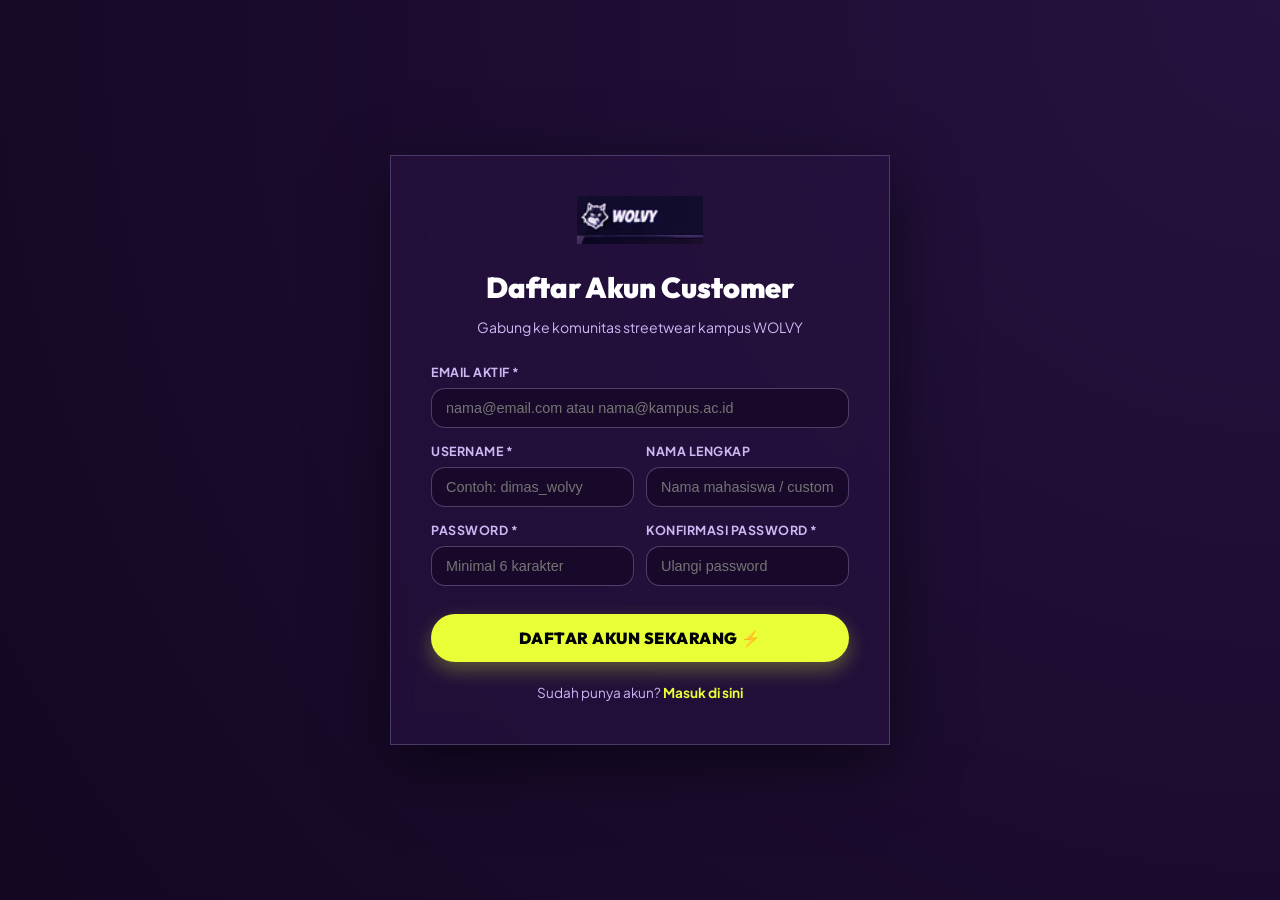
<file: register.html>
<!DOCTYPE html>
<html lang="id">
<head>
  <meta charset="UTF-8">
  <meta name="viewport" content="width=device-width, initial-scale=1.0">
  <title>Daftar Akun Mahasiswa — WOLVY Campus Streetwear</title>
  <meta name="description" content="Daftarkan dirimu sebagai bagian dari komunitas WOLVY untuk menikmati promo diskon eksklusif mahasiswa dan ikuti voting Design Battle.">
  <link rel="preconnect" href="https://fonts.googleapis.com">
  <link rel="preconnect" href="https://fonts.gstatic.com" crossorigin>
  <link href="https://fonts.googleapis.com/css2?family=Outfit:wght@400;500;600;700;800;900&family=Permanent+Marker&family=Plus+Jakarta+Sans:wght@300;400;500;600;700;800&display=swap" rel="stylesheet">
  <link rel="stylesheet" href="style.css">
  <style>
    .auth-page {
      min-height: 100vh;
      display: flex;
      align-items: center;
      justify-content: center;
      background: radial-gradient(circle at top right, #25123F 0%, #130722 100%);
      padding: 60px 20px;
      color: #FFFFFF;
    }
    .auth-card {
      background: rgba(37, 18, 63, 0.7);
      backdrop-filter: blur(16px);
      border: 1.5px solid rgba(205, 184, 244, 0.25);
      border-radius: var(--radius-2xl);
      padding: 40px;
      max-width: 500px;
      width: 100%;
      box-shadow: 0 20px 60px rgba(0, 0, 0, 0.5);
      position: relative;
    }
    .auth-logo {
      display: block;
      margin: 0 auto 20px auto;
      height: 48px;
      object-fit: contain;
    }
    .auth-title {
      font-family: var(--font-heading);
      font-size: 1.8rem;
      font-weight: 900;
      text-align: center;
      margin-bottom: 6px;
    }
    .auth-subtitle {
      text-align: center;
      color: var(--color-lavender);
      font-size: 0.88rem;
      margin-bottom: 24px;
    }
    .form-row-auth {
      display: grid;
      grid-template-columns: 1fr 1fr;
      gap: 12px;
      margin-bottom: 14px;
    }
    .form-group-dark {
      margin-bottom: 14px;
    }
    .form-label-dark {
      display: block;
      font-size: 0.78rem;
      font-weight: 700;
      color: var(--color-lavender);
      margin-bottom: 5px;
      text-transform: uppercase;
      letter-spacing: 0.5px;
    }
    .form-input-dark, .form-select-dark {
      width: 100%;
      padding: 11px 14px;
      background: rgba(19, 7, 34, 0.6);
      border: 1.5px solid rgba(205, 184, 244, 0.3);
      border-radius: var(--radius-md);
      color: #FFFFFF;
      font-size: 0.9rem;
      outline: none;
      transition: border-color 0.2s;
    }
    .form-input-dark:focus, .form-select-dark:focus {
      border-color: var(--color-neon-yellow);
      box-shadow: 0 0 0 3px rgba(232, 255, 56, 0.15);
    }
    .form-select-dark option {
      background: #130722;
      color: #FFFFFF;
    }
    .btn-auth-submit {
      width: 100%;
      padding: 14px;
      background: var(--color-neon-yellow);
      color: #000000;
      border: none;
      border-radius: var(--radius-pill);
      font-family: var(--font-heading);
      font-size: 1rem;
      font-weight: 900;
      text-transform: uppercase;
      letter-spacing: 0.5px;
      cursor: pointer;
      margin-top: 14px;
      transition: all 0.2s;
      box-shadow: 0 8px 20px rgba(232, 255, 56, 0.3);
    }
    .btn-auth-submit:hover {
      transform: translateY(-2px);
      box-shadow: 0 12px 25px rgba(232, 255, 56, 0.5);
    }
    .auth-footer {
      margin-top: 20px;
      text-align: center;
      font-size: 0.85rem;
      color: var(--color-lavender);
    }
    .auth-footer a {
      color: var(--color-neon-yellow);
      text-decoration: none;
      font-weight: 700;
    }
    @media (max-width: 600px) {
      .form-row-auth {
        grid-template-columns: 1fr;
      }
    }
  </style>
</head>
<body class="auth-page">

  <div class="auth-card">
    <a href="index.html">
      <img src="assets/wolvy_logo_clean.png" alt="WOLVY" class="auth-logo">
    </a>

    <h1 class="auth-title">Daftar Akun Customer</h1>
    <p class="auth-subtitle">Gabung ke komunitas streetwear kampus WOLVY</p>

    <div id="registerAlert" style="display:none; padding:12px 14px; border-radius:var(--radius-md); font-size:0.85rem; margin-bottom:18px; text-align:center;"></div>

    <form onsubmit="handleRegisterSubmit(event)">
      <div class="form-group-dark">
        <label class="form-label-dark" for="regEmail">Email Aktif *</label>
        <input type="email" id="regEmail" class="form-input-dark" placeholder="nama@email.com atau nama@kampus.ac.id" required>
      </div>

      <div class="form-row-auth">
        <div>
          <label class="form-label-dark" for="regUsername">Username *</label>
          <input type="text" id="regUsername" class="form-input-dark" placeholder="Contoh: dimas_wolvy" pattern="^[a-zA-Z0-9_]{3,20}$" title="3-20 karakter, huruf/angka/underscore" required>
        </div>
        <div>
          <label class="form-label-dark" for="regName">Nama Lengkap</label>
          <input type="text" id="regName" class="form-input-dark" placeholder="Nama mahasiswa / customer">
        </div>
      </div>

      <div class="form-row-auth">
        <div>
          <label class="form-label-dark" for="regPassword">Password *</label>
          <input type="password" id="regPassword" class="form-input-dark" placeholder="Minimal 6 karakter" minlength="6" required>
        </div>
        <div>
          <label class="form-label-dark" for="regPasswordConfirm">Konfirmasi Password *</label>
          <input type="password" id="regPasswordConfirm" class="form-input-dark" placeholder="Ulangi password" minlength="6" required>
        </div>
      </div>

      <button type="submit" class="btn-auth-submit" id="btnSubmitRegister">
        Daftar Akun Sekarang ⚡
      </button>
    </form>

    <div class="auth-footer">
      Sudah punya akun? <a href="login.html">Masuk di sini</a>
    </div>
  </div>

  <!-- Backend Auth Client (Laragon PHP / Local) -->
  <script src="auth-client.js"></script>
  <script src="store.js"></script>
  <script>
    async function handleRegisterSubmit(e) {
      e.preventDefault();
      const btn = document.getElementById('btnSubmitRegister');
      const alertBox = document.getElementById('registerAlert');

      const email = document.getElementById('regEmail').value.trim();
      const username = document.getElementById('regUsername').value.trim();
      const fullName = document.getElementById('regName').value.trim() || username;
      const p1 = document.getElementById('regPassword').value;
      const p2 = document.getElementById('regPasswordConfirm').value;

      if (p1 !== p2) {
        showAlert('Password dan Konfirmasi Password tidak sama!', 'error');
        return;
      }

      btn.disabled = true;
      btn.innerText = 'Memproses Pendaftaran...';
      showAlert('Mendaftarkan akun ke backend...', 'info');

      try {
        const res = await window.wolvyAuth.register({
          email,
          username,
          password: p1,
          fullName
        });

        if (res.success) {
          showAlert(res.message, 'success');
          setTimeout(() => {
            window.location.href = 'index.html';
          }, 1200);
        } else {
          showAlert(res.message, 'error');
          btn.disabled = false;
          btn.innerText = 'Daftar Akun Sekarang ⚡';
        }
      } catch (err) {
        showAlert('Terjadi kesalahan koneksi: ' + err.message, 'error');
        btn.disabled = false;
        btn.innerText = 'Daftar Akun Sekarang ⚡';
      }
    }

    function showAlert(msg, type) {
      const box = document.getElementById('registerAlert');
      box.style.display = 'block';
      box.innerText = msg;
      if (type === 'error') {
        box.style.background = 'rgba(239, 68, 68, 0.2)';
        box.style.border = '1px solid #EF4444';
        box.style.color = '#FCA5A5';
      } else if (type === 'success') {
        box.style.background = 'rgba(16, 185, 129, 0.2)';
        box.style.border = '1px solid #10B981';
        box.style.color = '#6EE7B7';
      } else {
        box.style.background = 'rgba(232, 255, 56, 0.15)';
        box.style.border = '1px solid var(--color-neon-yellow)';
        box.style.color = '#FFFFFF';
      }
    }
  </script>
</body>
</html>
</file>
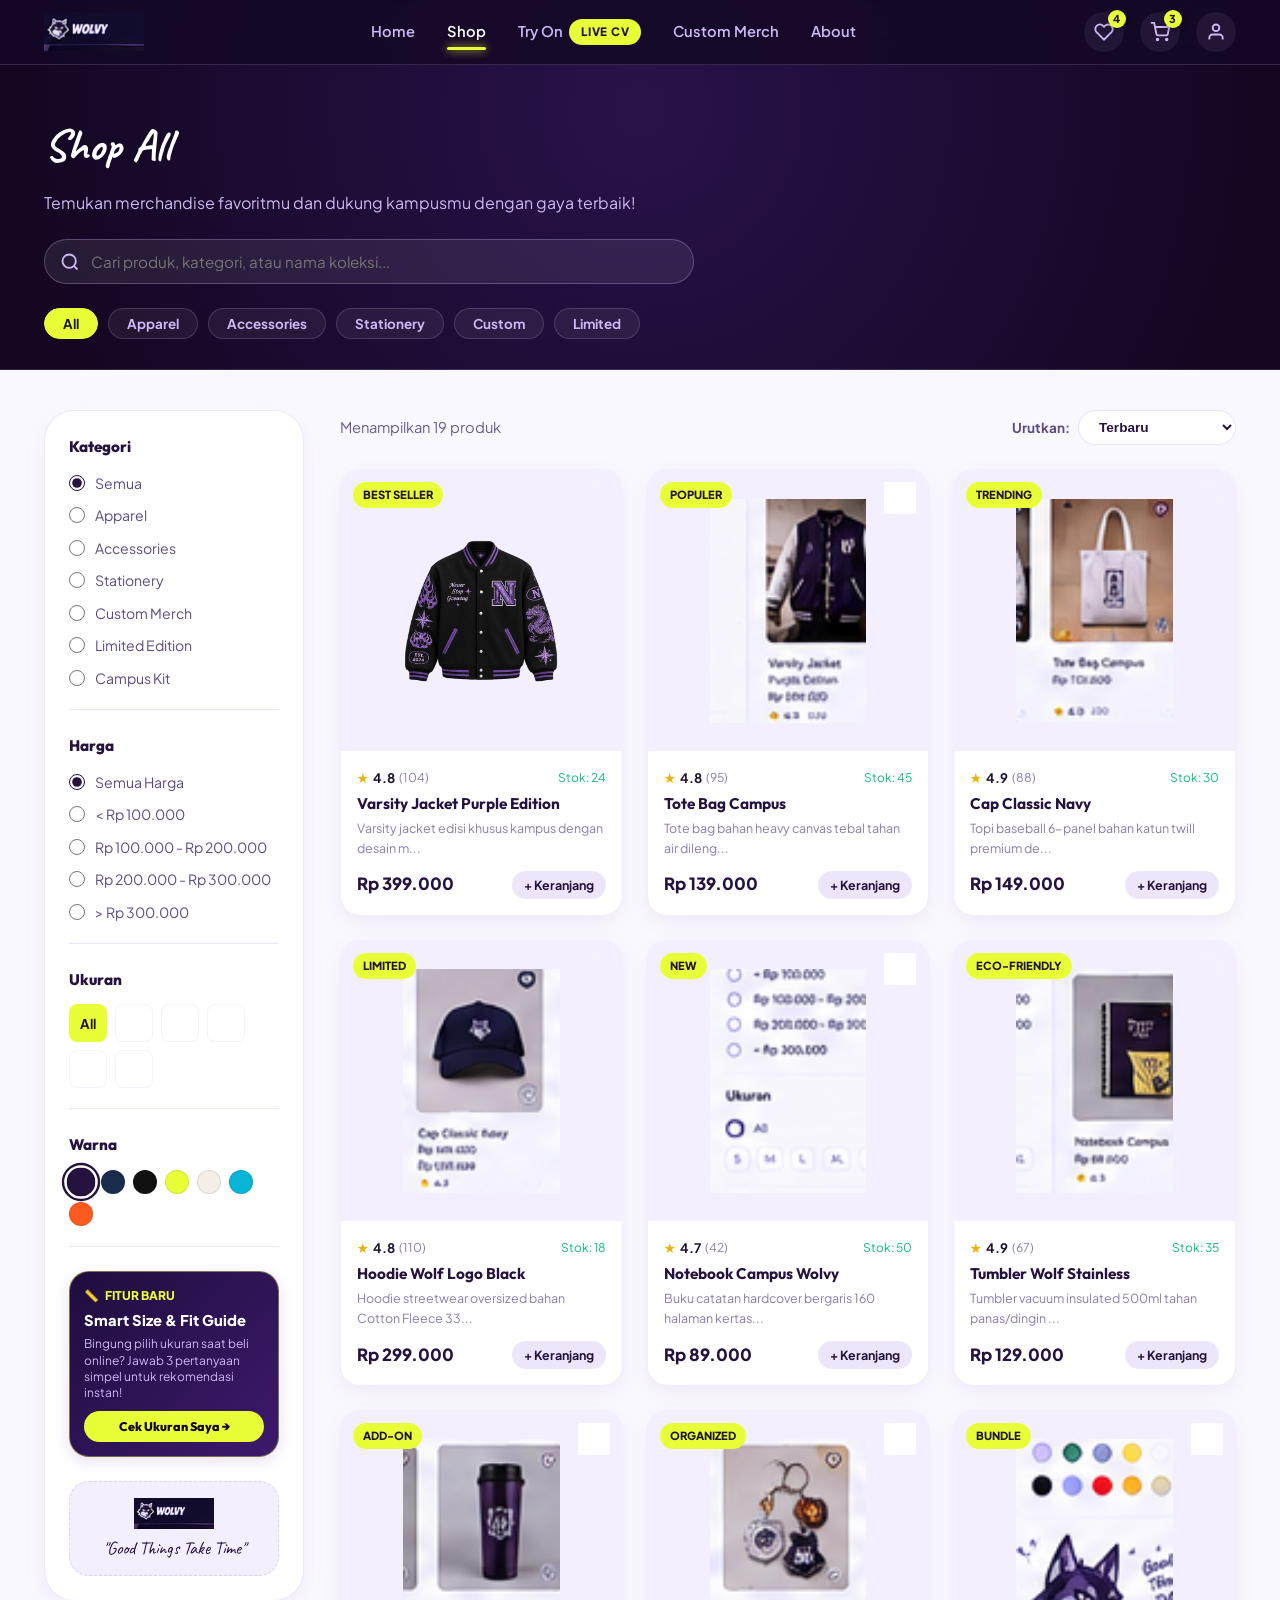
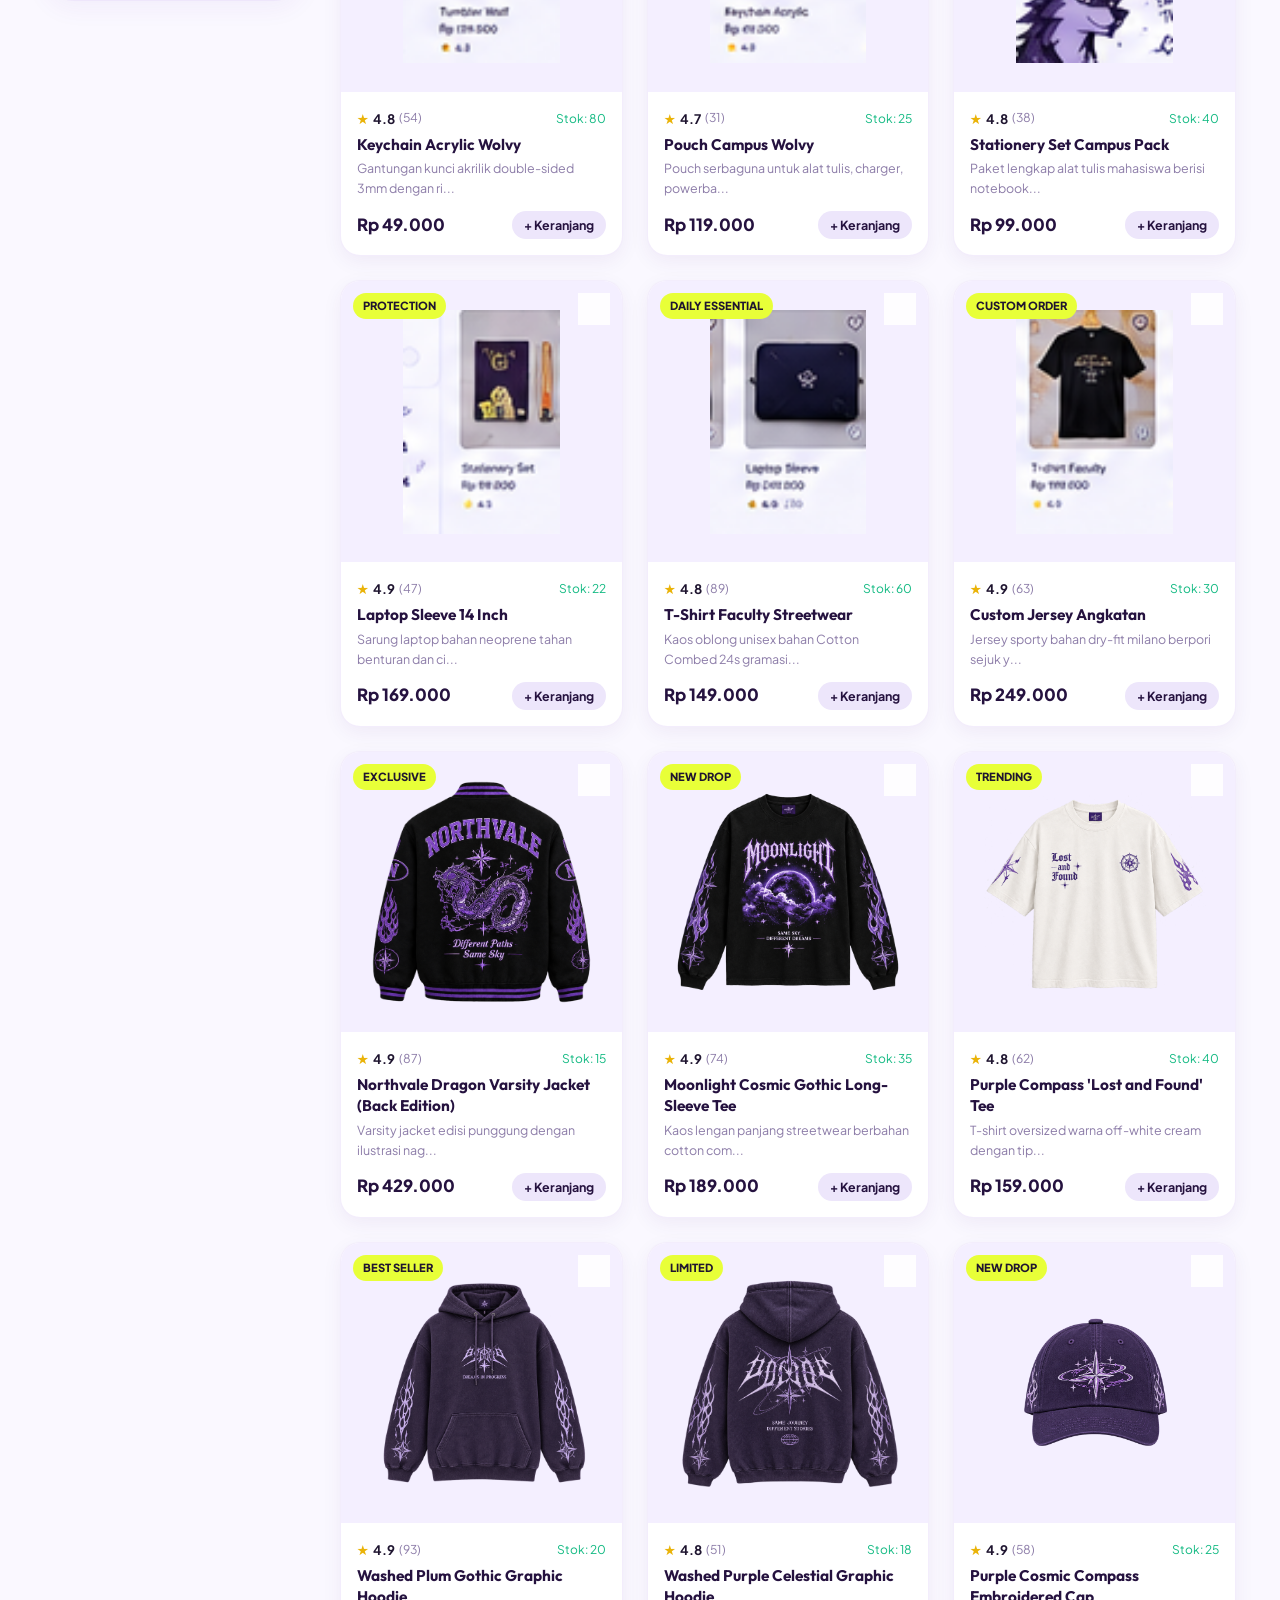
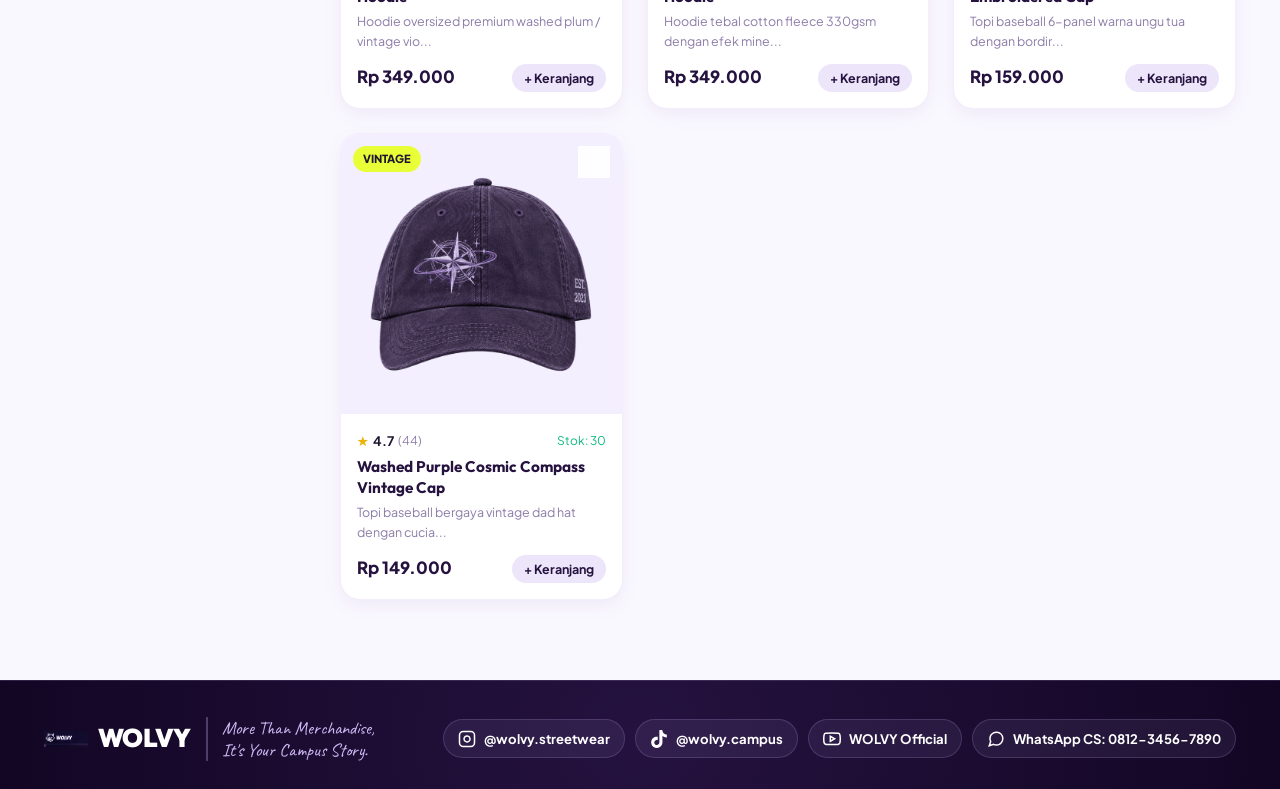
<file: shop.html>
<!DOCTYPE html>
<html lang="id">
<head>
  <meta charset="UTF-8">
  <meta name="viewport" content="width=device-width, initial-scale=1.0">
  <title>Shop All — WOLVY Official Campus Streetwear</title>
  <meta name="description" content="Jelajahi seluruh katalog merchandise resmi WOLVY. Temukan varsity jacket, hoodie, topi, tote bag, dan stationery kampus.">
  <link rel="preconnect" href="https://fonts.googleapis.com">
  <link rel="preconnect" href="https://fonts.gstatic.com" crossorigin>
  <link href="https://fonts.googleapis.com/css2?family=Outfit:wght@400;500;600;700;800;900&family=Permanent+Marker&family=Plus+Jakarta+Sans:wght@300;400;500;600;700;800&family=Caveat:wght@600;700&display=swap" rel="stylesheet">
  <link rel="stylesheet" href="style.css">
  <style>
    /* Specific styles for Shop Catalog Page */
    .shop-page-hero {
      padding: 110px 0 30px 0;
      background: radial-gradient(circle at 50% 30%, #29124A 0%, #130722 90%);
      color: var(--color-white);
      border-bottom: 1px solid var(--color-dark-border);
    }
    .shop-hero-inner {
      max-width: var(--container-max-width);
      margin: 0 auto;
      padding: 0 24px;
    }
    .shop-main-title {
      font-family: var(--font-doodle);
      font-size: 2.8rem;
      color: var(--color-white);
      margin-bottom: 8px;
    }
    .shop-subtitle {
      font-size: 1rem;
      color: var(--color-lavender);
      margin-bottom: 24px;
    }
    .shop-search-bar {
      display: flex;
      gap: 12px;
      max-width: 650px;
      position: relative;
    }
    .shop-search-input {
      width: 100%;
      padding: 12px 18px 12px 46px;
      border-radius: var(--radius-pill);
      background: rgba(255, 255, 255, 0.08);
      border: 1.5px solid rgba(205, 184, 244, 0.3);
      color: #FFFFFF;
      font-family: inherit;
      font-size: 0.95rem;
      outline: none;
      transition: all var(--transition-fast);
    }
    .shop-search-input:focus {
      background: rgba(255, 255, 255, 0.14);
      border-color: var(--color-neon-yellow);
      box-shadow: 0 0 16px rgba(232, 255, 56, 0.25);
    }
    .shop-search-icon {
      position: absolute;
      left: 16px;
      top: 50%;
      transform: translateY(-50%);
      color: var(--color-lavender);
      pointer-events: none;
    }
    .shop-top-pills {
      display: flex;
      gap: 10px;
      margin-top: 24px;
      flex-wrap: wrap;
    }
    .shop-pill {
      padding: 6px 18px;
      border-radius: var(--radius-pill);
      font-size: 0.84rem;
      font-weight: 700;
      background: rgba(255, 255, 255, 0.06);
      border: 1px solid rgba(205, 184, 244, 0.2);
      color: var(--color-lavender);
      cursor: pointer;
      transition: all var(--transition-fast);
    }
    .shop-pill:hover, .shop-pill.active {
      background: var(--color-neon-yellow);
      color: var(--color-text-dark);
      border-color: var(--color-neon-yellow);
    }
    
    /* Layout: Sidebar + Grid */
    .shop-main-layout {
      padding: 40px 0 80px 0;
      background: #FAF8FF;
      color: var(--color-text-dark);
    }
    .shop-layout-grid {
      display: grid;
      grid-template-columns: 260px 1fr;
      gap: 36px;
      align-items: start;
    }
    .shop-sidebar {
      background: #FFFFFF;
      border-radius: var(--radius-xl);
      padding: 24px;
      border: 1px solid rgba(205, 184, 244, 0.35);
      box-shadow: 0 8px 24px rgba(98, 45, 170, 0.05);
      position: sticky;
      top: 90px;
    }
    .filter-group {
      margin-bottom: 24px;
      padding-bottom: 20px;
      border-bottom: 1px solid #ECE4FB;
    }
    .filter-group:last-child {
      border-bottom: none;
      margin-bottom: 0;
      padding-bottom: 0;
    }
    .filter-heading {
      font-family: var(--font-heading);
      font-size: 0.95rem;
      font-weight: 800;
      color: var(--color-dark-purple);
      margin-bottom: 12px;
    }
    .filter-radio-list {
      list-style: none;
      display: flex;
      flex-direction: column;
      gap: 10px;
    }
    .filter-radio-item {
      display: flex;
      align-items: center;
      gap: 10px;
      font-size: 0.88rem;
      color: #5D4B80;
      cursor: pointer;
    }
    .filter-radio-item input[type="radio"] {
      accent-color: var(--color-dark-purple);
      width: 16px;
      height: 16px;
    }
    .filter-sizes-wrap {
      display: flex;
      flex-wrap: wrap;
      gap: 8px;
    }
    .filter-colors-wrap {
      display: flex;
      gap: 8px;
      flex-wrap: wrap;
    }
    .color-swatch-dot {
      width: 24px;
      height: 24px;
      border-radius: 50%;
      cursor: pointer;
      transition: transform var(--transition-fast);
      border: 1px solid rgba(0,0,0,0.1);
    }
    .color-swatch-dot:hover, .color-swatch-dot.active {
      transform: scale(1.2);
      outline: 2px solid var(--color-dark-purple);
      outline-offset: 2px;
    }
    .sidebar-mascot-box {
      margin-top: 24px;
      background: #F4EFFF;
      border-radius: var(--radius-lg);
      padding: 16px;
      text-align: center;
      border: 1px dashed rgba(205, 184, 244, 0.6);
    }
    .sidebar-mascot-img {
      width: 80px;
      margin: 0 auto 8px auto;
    }
    .sidebar-mascot-quote {
      font-family: var(--font-hand);
      font-size: 1.15rem;
      color: var(--color-dark-purple);
      line-height: 1.2;
    }

    /* Catalog Header & Grid */
    .catalog-header-bar {
      display: flex;
      justify-content: space-between;
      align-items: center;
      margin-bottom: 24px;
      flex-wrap: wrap;
      gap: 14px;
    }
    .catalog-count-text {
      font-size: 0.92rem;
      color: #6C5B8E;
    }
    .catalog-sort-select {
      padding: 8px 16px;
      border-radius: var(--radius-pill);
      border: 1.5px solid rgba(205, 184, 244, 0.4);
      background: #FFFFFF;
      color: var(--color-dark-purple);
      font-weight: 700;
      font-size: 0.85rem;
      outline: none;
      cursor: pointer;
    }
    .catalog-products-grid {
      display: grid;
      grid-template-columns: repeat(3, 1fr);
      gap: 24px;
    }

    @media (max-width: 992px) {
      .shop-layout-grid {
        grid-template-columns: 1fr;
      }
      .shop-sidebar {
        position: static;
      }
      .catalog-products-grid {
        grid-template-columns: repeat(2, 1fr);
      }
    }
    @media (max-width: 580px) {
      .catalog-products-grid {
        grid-template-columns: 1fr;
      }
    }
  </style>
</head>
<body>

  <!-- ==================== HEADER ==================== -->
  <header class="header" id="mainHeader">
    <div class="nav-container">
      <a href="index.html" class="brand-logo" aria-label="WOLVY Home">
        <img src="assets/wolvy_logo_clean.png" alt="WOLVY Logo" class="brand-logo-img">
      </a>
      <nav class="nav-menu" id="navMenu">
        <a href="index.html" class="nav-link">Home</a>
        <a href="shop.html" class="nav-link active">Shop</a>
        <a href="tryon.html" class="nav-link nav-highlight">
          Try On <span class="badge-pill">LIVE CV</span>
        </a>
        <a href="index.html#custom-merch" class="nav-link">Custom Merch</a>
        <a href="about.html" class="nav-link">About</a>
      </nav>
      <div class="nav-actions">
        <a href="wishlist.html" class="icon-btn" aria-label="Wishlist">
          <svg width="20" height="20" viewBox="0 0 24 24" fill="none" stroke="currentColor" stroke-width="2.2"><path d="M20.84 4.61a5.5 5.5 0 0 0-7.78 0L12 5.67l-1.06-1.06a5.5 5.5 0 0 0-7.78 7.78l1.06 1.06L12 21.23l7.78-7.78 1.06-1.06a5.5 5.5 0 0 0 0-7.78z"></path></svg>
          <span class="badge-count" id="wishlistCount">4</span>
        </a>
        <a href="cart.html" class="icon-btn cart-btn" aria-label="Keranjang">
          <svg width="20" height="20" viewBox="0 0 24 24" fill="none" stroke="currentColor" stroke-width="2.2"><circle cx="9" cy="21" r="1"></circle><circle cx="20" cy="21" r="1"></circle><path d="M1 1h4l2.68 13.39a2 2 0 0 0 2 1.61h9.72a2 2 0 0 0 2-1.61L23 6H6"></path></svg>
          <span class="badge-count" id="cartBadge">3</span>
        </a>
        <a href="orders.html" class="icon-btn" title="Pesanan Saya">
          <svg width="20" height="20" viewBox="0 0 24 24" fill="none" stroke="currentColor" stroke-width="2.2"><path d="M20 21v-2a4 4 0 0 0-4-4H8a4 4 0 0 0-4 4v2"></path><circle cx="12" cy="7" r="4"></circle></svg>
        </a>
      </div>
    </div>
  </header>

  <!-- ==================== SHOP HERO ==================== -->
  <section class="shop-page-hero">
    <div class="shop-hero-inner">
      <h1 class="shop-main-title">Shop All</h1>
      <p class="shop-subtitle">Temukan merchandise favoritmu dan dukung kampusmu dengan gaya terbaik!</p>

      <!-- Search Input -->
      <div class="shop-search-bar">
        <svg class="shop-search-icon" width="20" height="20" viewBox="0 0 24 24" fill="none" stroke="currentColor" stroke-width="2.2"><circle cx="11" cy="11" r="8"></circle><line x1="21" y1="21" x2="16.65" y2="16.65"></line></svg>
        <input type="text" id="catalogSearchInput" class="shop-search-input" placeholder="Cari produk, kategori, atau nama koleksi...">
      </div>

      <!-- Top Quick Filter Pills -->
      <div class="shop-top-pills">
        <button class="shop-pill active" data-pill="all">All</button>
        <button class="shop-pill" data-pill="apparel">Apparel</button>
        <button class="shop-pill" data-pill="accessories">Accessories</button>
        <button class="shop-pill" data-pill="stationery">Stationery</button>
        <button class="shop-pill" data-pill="custom">Custom</button>
        <button class="shop-pill" data-pill="limited">Limited</button>
      </div>
    </div>
  </section>

  <!-- ==================== MAIN CATALOG & SIDEBAR ==================== -->
  <section class="shop-main-layout">
    <div class="section-container">
      <div class="shop-layout-grid">
        
        <!-- SIDEBAR FILTER (Matches column 2 in referensi.docx) -->
        <aside class="shop-sidebar">
          <!-- Kategori -->
          <div class="filter-group">
            <h4 class="filter-heading">Kategori</h4>
            <ul class="filter-radio-list">
              <li class="filter-radio-item">
                <input type="radio" name="catFilter" id="catAll" value="all" checked>
                <label for="catAll">Semua</label>
              </li>
              <li class="filter-radio-item">
                <input type="radio" name="catFilter" id="catApparel" value="apparel">
                <label for="catApparel">Apparel</label>
              </li>
              <li class="filter-radio-item">
                <input type="radio" name="catFilter" id="catAccessories" value="accessories">
                <label for="catAccessories">Accessories</label>
              </li>
              <li class="filter-radio-item">
                <input type="radio" name="catFilter" id="catStationery" value="stationery">
                <label for="catStationery">Stationery</label>
              </li>
              <li class="filter-radio-item">
                <input type="radio" name="catFilter" id="catCustom" value="custom">
                <label for="catCustom">Custom Merch</label>
              </li>
              <li class="filter-radio-item">
                <input type="radio" name="catFilter" id="catLimited" value="limited">
                <label for="catLimited">Limited Edition</label>
              </li>
              <li class="filter-radio-item">
                <input type="radio" name="catFilter" id="catCampusKit" value="campuskit">
                <label for="catCampusKit">Campus Kit</label>
              </li>
            </ul>
          </div>

          <!-- Rentang Harga -->
          <div class="filter-group">
            <h4 class="filter-heading">Harga</h4>
            <ul class="filter-radio-list">
              <li class="filter-radio-item">
                <input type="radio" name="priceFilter" id="priceAll" value="all" checked>
                <label for="priceAll">Semua Harga</label>
              </li>
              <li class="filter-radio-item">
                <input type="radio" name="priceFilter" id="p1" value="0-100000">
                <label for="p1">&lt; Rp 100.000</label>
              </li>
              <li class="filter-radio-item">
                <input type="radio" name="priceFilter" id="p2" value="100000-200000">
                <label for="p2">Rp 100.000 - Rp 200.000</label>
              </li>
              <li class="filter-radio-item">
                <input type="radio" name="priceFilter" id="p3" value="200000-300000">
                <label for="p3">Rp 200.000 - Rp 300.000</label>
              </li>
              <li class="filter-radio-item">
                <input type="radio" name="priceFilter" id="p4" value="300000-9999999">
                <label for="p4">&gt; Rp 300.000</label>
              </li>
            </ul>
          </div>

          <!-- Ukuran -->
          <div class="filter-group">
            <h4 class="filter-heading">Ukuran</h4>
            <div class="filter-sizes-wrap">
              <button class="size-chip active" data-size="all">All</button>
              <button class="size-chip" data-size="S">S</button>
              <button class="size-chip" data-size="M">M</button>
              <button class="size-chip" data-size="L">L</button>
              <button class="size-chip" data-size="XL">XL</button>
              <button class="size-chip" data-size="XXL">XXL</button>
            </div>
          </div>

          <!-- Warna -->
          <div class="filter-group">
            <h4 class="filter-heading">Warna</h4>
            <div class="filter-colors-wrap">
              <span class="color-swatch-dot active" style="background:#25123F;" title="Dark Purple"></span>
              <span class="color-swatch-dot" style="background:#1B2B4C;" title="Navy"></span>
              <span class="color-swatch-dot" style="background:#111111;" title="Black"></span>
              <span class="color-swatch-dot" style="background:#E8FF38;" title="Neon Yellow"></span>
              <span class="color-swatch-dot" style="background:#F3EFE6;" title="Off-White"></span>
              <span class="color-swatch-dot" style="background:#06B6D4;" title="Cyan"></span>
              <span class="color-swatch-dot" style="background:#FF5A1F;" title="Orange"></span>
            </div>
          </div>

          <!-- Smart Fit Guide Promo Banner (FITUR 4) -->
          <div style="background: linear-gradient(135deg, #1F0D3D 0%, #3D1A6D 100%); border-radius: var(--radius-lg); padding: 14px; color: #FFFFFF; border: 1.5px solid rgba(232, 255, 56, 0.4); box-shadow: 0 4px 15px rgba(98,45,170,0.15); margin-top: 18px;">
            <div style="display:flex; align-items:center; gap:6px; font-size:0.75rem; font-weight:800; color:var(--color-neon-yellow); margin-bottom:4px;">
              <span>📏</span> FITUR BARU
            </div>
            <h4 style="font-size:0.92rem; font-weight:800; margin:0 0 4px 0; color:#FFFFFF;">Smart Size &amp; Fit Guide</h4>
            <p style="font-size:0.75rem; color:#CDB8F4; margin:0 0 10px 0; line-height:1.35;">Bingung pilih ukuran saat beli online? Jawab 3 pertanyaan simpel untuk rekomendasi instan!</p>
            <button type="button" class="btn btn-sm btn-open-smart-fit" style="width:100%; font-size:0.78rem; font-weight:800; background:var(--color-neon-yellow); color:#120624; border:none; padding:8px; border-radius:var(--radius-pill); cursor:pointer;">
              Cek Ukuran Saya &rarr;
            </button>
          </div>

          <!-- Mascot Quote Box from Reference -->
          <div class="sidebar-mascot-box">
            <img src="assets/mascot.png" alt="Wolvy Mascot" class="sidebar-mascot-img">
            <div class="sidebar-mascot-quote">
              "Good Things Take Time"
            </div>
          </div>
        </aside>

        <!-- PRODUCT GRID CONTENT -->
        <main class="shop-content-area">
          <div class="catalog-header-bar">
            <span class="catalog-count-text" id="catalogCountText">Menampilkan 12 produk</span>
            <div style="display:flex; align-items:center; gap:8px;">
              <span style="font-size:0.85rem; font-weight:700; color:#5D4B80;">Urutkan:</span>
              <select class="catalog-sort-select" id="sortSelect">
                <option value="newest">Terbaru</option>
                <option value="price-asc">Harga Terendah</option>
                <option value="price-desc">Harga Tertinggi</option>
                <option value="rating">Rating Tertinggi</option>
              </select>
            </div>
          </div>

          <!-- Dynamic Products Grid -->
          <div class="catalog-products-grid" id="catalogGrid">
            <!-- Rendered by JS via wolvyStore -->
          </div>
        </main>
      </div>
    </div>
  </section>

  <!-- ==================== FOOTER ==================== -->
  <footer class="footer-strip">
    <div class="footer-container">
      <div class="footer-brand-side">
        <div class="footer-logo-pack">
          <img src="assets/mascot.png" alt="WOLVY Mascot Logo" class="footer-mascot-img">
          <span class="footer-brand-title">WOLVY</span>
        </div>
        <div class="footer-tagline-text">
          More Than Merchandise,<br>It's Your Campus Story.
        </div>
      </div>
      <div class="footer-social-side">
        <div class="footer-social-pills">
          <a href="https://instagram.com" target="_blank" rel="noopener" class="sosmed-pill-link" title="Instagram">
            <svg width="18" height="18" viewBox="0 0 24 24" fill="none" stroke="currentColor" stroke-width="2"><rect x="2" y="2" width="20" height="20" rx="5" ry="5"></rect><path d="M16 11.37A4 4 0 1 1 12.63 8 4 4 0 0 1 16 11.37z"></path><line x1="17.5" y1="6.5" x2="17.51" y2="6.5"></line></svg>
            <span>@wolvy.streetwear</span>
          </a>
          <a href="https://tiktok.com" target="_blank" rel="noopener" class="sosmed-pill-link" title="TikTok">
            <svg width="18" height="18" viewBox="0 0 24 24" fill="currentColor"><path d="M12.525.02c1.31-.02 2.61-.01 3.91-.02.08 1.53.63 3.09 1.75 4.17 1.12 1.11 2.7 1.62 4.24 1.79v4.03c-1.44-.05-2.89-.35-4.2-.97-.57-.26-1.1-.59-1.62-.93-.01 2.92.01 5.84-.02 8.75-.08 1.4-.54 2.79-1.35 3.94-1.31 1.92-3.58 3.17-5.91 3.21-1.43.08-2.86-.31-4.08-1.03-2.02-1.19-3.44-3.37-3.65-5.71-.02-.5-.03-1-.01-1.49.18-1.9 1.12-3.72 2.58-4.96 1.66-1.44 3.98-2.13 6.15-1.72.02 1.48-.04 2.96-.04 4.44-.99-.32-2.15-.23-3.02.37-.63.41-1.11 1.04-1.36 1.75-.21.51-.24 1.07-.14 1.61.24 1.64 1.82 2.89 3.49 2.75 1.5-.06 2.79-1.14 3.12-2.6.09-.43.12-.87.12-1.31V.02z"/></svg>
            <span>@wolvy.campus</span>
          </a>
          <a href="https://youtube.com" target="_blank" rel="noopener" class="sosmed-pill-link" title="YouTube">
            <svg width="18" height="18" viewBox="0 0 24 24" fill="none" stroke="currentColor" stroke-width="2"><path d="M22.54 6.42a2.78 2.78 0 0 0-1.94-2C18.88 4 12 4 12 4s-6.88 0-8.6.46a2.78 2.78 0 0 0-1.94 2A29 29 0 0 0 1 11.75a29 29 0 0 0 .46 5.33A2.78 2.78 0 0 0 3.4 19c1.72.46 8.6.46 8.6.46s6.88 0 8.6-.46a2.78 2.78 0 0 0 1.94-2 29 29 0 0 0 .46-5.25 29 29 0 0 0-.46-5.33z"></path><polygon points="9.75 15.02 15.5 11.75 9.75 8.48 9.75 15.02"></polygon></svg>
            <span>WOLVY Official</span>
          </a>
          <a href="https://wa.me/6281234567890" target="_blank" rel="noopener" class="sosmed-pill-link" title="WhatsApp Customer Service">
            <svg width="18" height="18" viewBox="0 0 24 24" fill="none" stroke="currentColor" stroke-width="2"><path d="M21 11.5a8.38 8.38 0 0 1-.9 3.8 8.5 8.5 0 0 1-7.6 4.7 8.38 8.38 0 0 1-3.8-.9L3 21l1.9-5.7a8.38 8.38 0 0 1-.9-3.8 8.5 8.5 0 0 1 4.7-7.6 8.38 8.38 0 0 1 3.8-.9h.5a8.48 8.48 0 0 1 8 8v.5z"></path></svg>
            <span>WhatsApp CS: 0812-3456-7890</span>
          </a>
        </div>
      </div>
    </div>
  </footer>

  <div class="toast-container" id="toastContainer"></div>

  <script src="store.js"></script>
  <script>
    document.addEventListener('DOMContentLoaded', () => {
      const catalogGrid = document.getElementById('catalogGrid');
      const catalogCountText = document.getElementById('catalogCountText');
      const searchInput = document.getElementById('catalogSearchInput');
      const sortSelect = document.getElementById('sortSelect');
      const catRadios = document.querySelectorAll('input[name="catFilter"]');
      const priceRadios = document.querySelectorAll('input[name="priceFilter"]');
      const shopPills = document.querySelectorAll('.shop-pill');

      const urlParams = new URLSearchParams(window.location.search);
      let currentCat = urlParams.get('cat') || 'all';
      let currentPrice = 'all';
      let currentSearch = urlParams.get('q') || '';
      let currentSort = 'newest';

      if (currentSearch && searchInput) {
        searchInput.value = currentSearch;
      }
      if (currentCat !== 'all') {
        const matchingRadio = document.querySelector(`input[name="catFilter"][value="${currentCat}"]`);
        if (matchingRadio) matchingRadio.checked = true;
        shopPills.forEach(p => p.classList.toggle('active', p.getAttribute('data-pill') === currentCat));
      }

      function showToast(msg, icon = '🐺') {
        const c = document.getElementById('toastContainer');
        const t = document.createElement('div');
        t.className = 'toast';
        t.innerHTML = `<span>${icon}</span><span>${msg}</span>`;
        c.appendChild(t);
        setTimeout(() => t.remove(), 2800);
      }

      function updateBadges() {
        document.getElementById('cartBadge').textContent = window.wolvyStore.getCartCount();
        document.getElementById('wishlistCount').textContent = window.wolvyStore.getWishlist().length;
      }

      function renderCatalog() {
        let products = [...window.wolvyStore.getProducts()];

        // Filter Category
        if (currentCat !== 'all') {
          products = products.filter(p => p.category === currentCat || (currentCat === 'limited' && p.badge === 'Limited'));
        }

        // Filter Search
        if (currentSearch.trim() !== '') {
          const q = currentSearch.toLowerCase();
          products = products.filter(p => p.name.toLowerCase().includes(q) || p.description.toLowerCase().includes(q));
        }

        // Filter Price
        if (currentPrice !== 'all') {
          const [min, max] = currentPrice.split('-').map(Number);
          products = products.filter(p => p.price >= min && p.price <= max);
        }

        // Sort
        if (currentSort === 'price-asc') products.sort((a,b) => a.price - b.price);
        else if (currentSort === 'price-desc') products.sort((a,b) => b.price - a.price);
        else if (currentSort === 'rating') products.sort((a,b) => b.rating - a.rating);

        catalogCountText.textContent = `Menampilkan ${products.length} produk`;

        if (products.length === 0) {
          catalogGrid.innerHTML = `
            <div style="grid-column: span 3; text-align: center; padding: 60px 0; color: #8F72CA;">
              <div style="font-size: 3rem; margin-bottom: 12px;">🔍</div>
              <h3>Tidak ada merchandise yang cocok</h3>
              <p style="margin-top: 6px;">Coba ubah kata kunci atau reset filter di sidebar.</p>
            </div>
          `;
          return;
        }

        catalogGrid.innerHTML = products.map(p => {
          const isWish = window.wolvyStore.isInWishlist(p.id);
          return `
            <div class="product-card" data-cat="${p.category}">
              <div class="product-thumb">
                ${p.badge ? `<span class="product-tag tag-bestseller">${p.badge}</span>` : ''}
                <button class="btn-wishlist ${isWish ? 'active' : ''}" data-id="${p.id}" aria-label="Wishlist">
                  <svg width="18" height="18" viewBox="0 0 24 24" fill="${isWish ? '#E53E3E' : 'none'}" stroke="currentColor" stroke-width="2"><path d="M20.84 4.61a5.5 5.5 0 0 0-7.78 0L12 5.67l-1.06-1.06a5.5 5.5 0 0 0-7.78 7.78l1.06 1.06L12 21.23l7.78-7.78 1.06-1.06a5.5 5.5 0 0 0 0-7.78z"></path></svg>
                </button>
                <a href="product-detail.html?id=${p.id}" style="display:flex; align-items:center; justify-content:center; width:100%; height:100%;">
                  <img src="${p.image}" alt="${p.name}" class="product-img">
                </a>
              </div>
              <div class="product-info">
                <div class="product-rating">
                  <span class="star-icon">★</span>
                  <span class="rating-val">${p.rating}</span>
                  <span class="rating-count">(${p.reviewsCount})</span>
                  <span style="margin-left:auto; font-size:0.75rem; color:#10B981;">Stok: ${p.stock}</span>
                </div>
                <h3 class="product-title">
                  <a href="product-detail.html?id=${p.id}">${p.name}</a>
                </h3>
                <p class="product-variant-hint">${p.description.slice(0, 50)}...</p>
                <div class="product-price-row">
                  <span class="product-price">${window.wolvyStore.formatPrice(p.price)}</span>
                  <button class="btn-add-cart" data-id="${p.id}">
                    + Keranjang
                  </button>
                </div>
              </div>
            </div>
          `;
        }).join('');

        // Attach event listeners to Add to Cart & Wishlist
        catalogGrid.querySelectorAll('.btn-add-cart').forEach(b => {
          b.addEventListener('click', (e) => {
            e.stopPropagation();
            const id = Number(b.getAttribute('data-id'));
            const prod = window.wolvyStore.getProductById(id);
            if (prod) {
              window.wolvyStore.addToCart(prod);
              updateBadges();
              showToast(`${prod.name} masuk ke keranjang!`, '🛒');
            }
          });
        });

        catalogGrid.querySelectorAll('.btn-wishlist').forEach(w => {
          w.addEventListener('click', (e) => {
            e.stopPropagation();
            const id = Number(w.getAttribute('data-id'));
            const added = window.wolvyStore.toggleWishlist(id);
            w.classList.toggle('active', added);
            w.querySelector('svg').setAttribute('fill', added ? '#E53E3E' : 'none');
            updateBadges();
            showToast(added ? 'Ditambahkan ke Wishlist!' : 'Dihapus dari Wishlist', added ? '❤️' : '🤍');
          });
        });
      }

      // Event Listeners for Filters
      catRadios.forEach(r => r.addEventListener('change', () => {
        currentCat = r.value;
        shopPills.forEach(p => p.classList.toggle('active', p.getAttribute('data-pill') === currentCat));
        renderCatalog();
      }));

      priceRadios.forEach(p => p.addEventListener('change', () => {
        currentPrice = p.value;
        renderCatalog();
      }));

      shopPills.forEach(p => p.addEventListener('click', () => {
        shopPills.forEach(btn => btn.classList.remove('active'));
        p.classList.add('active');
        currentCat = p.getAttribute('data-pill');
        const matchingRadio = document.querySelector(`input[name="catFilter"][value="${currentCat}"]`);
        if (matchingRadio) matchingRadio.checked = true;
        renderCatalog();
      }));

      searchInput.addEventListener('input', (e) => {
        currentSearch = e.target.value;
        renderCatalog();
      });

      sortSelect.addEventListener('change', (e) => {
        currentSort = e.target.value;
        renderCatalog();
      });

      updateBadges();
      renderCatalog();
    });
  </script>
  <script src="smart-size-guide.js"></script>
</body>
</html>
</file>
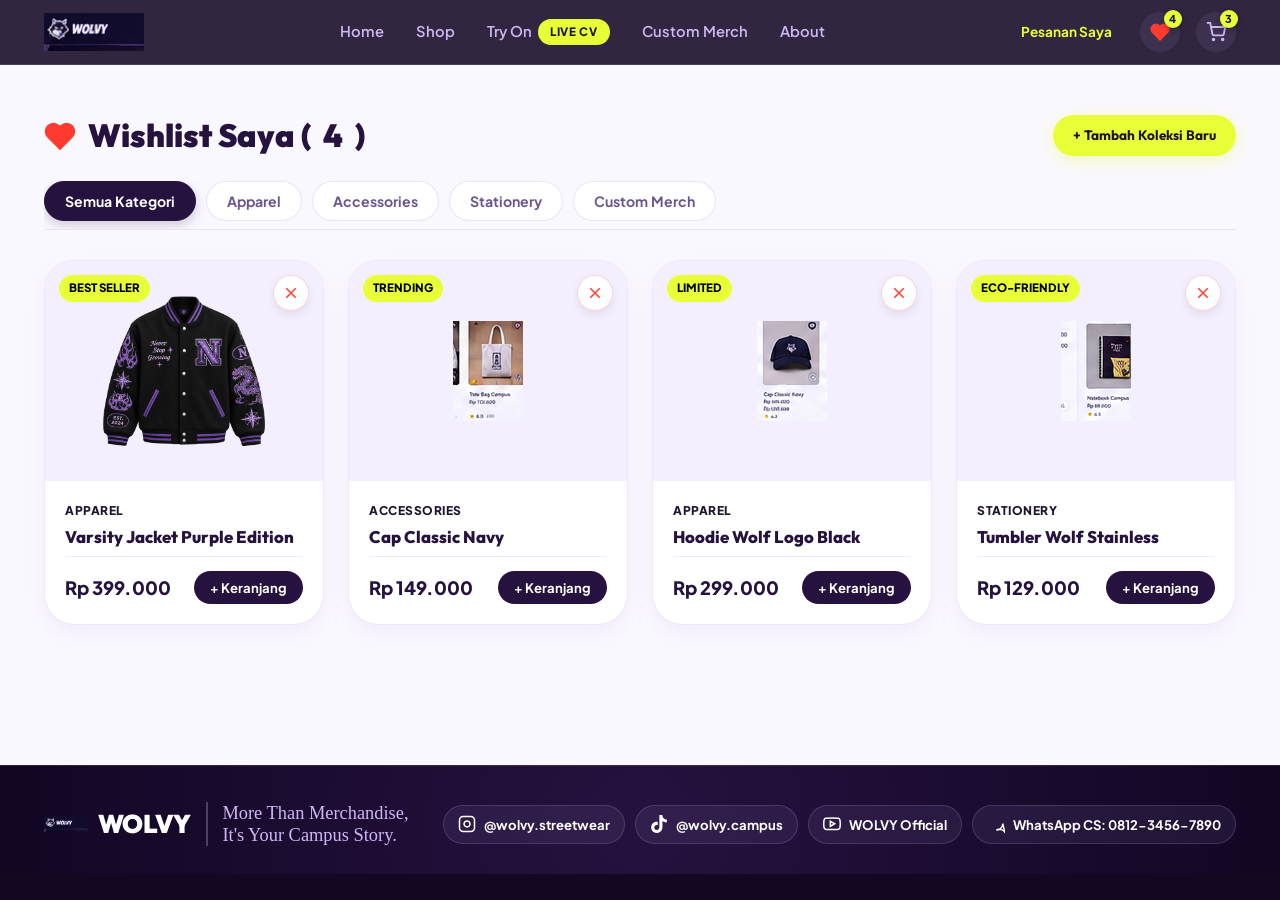
<file: wishlist.html>
<!DOCTYPE html>
<html lang="id">
<head>
  <meta charset="UTF-8">
  <meta name="viewport" content="width=device-width, initial-scale=1.0">
  <title>Wishlist Merchandise Favorit — WOLVY Campus Streetwear</title>
  <meta name="description" content="Simpan dan pantau koleksi merchandise kampus favoritmu sebelum kehabisan stok limited edition.">
  <link rel="preconnect" href="https://fonts.googleapis.com">
  <link rel="preconnect" href="https://fonts.gstatic.com" crossorigin>
  <link href="https://fonts.googleapis.com/css2?family=Outfit:wght@400;500;600;700;800;900&family=Permanent+Marker&family=Plus+Jakarta+Sans:wght@300;400;500;600;700;800&display=swap" rel="stylesheet">
  <link rel="stylesheet" href="style.css">
  <style>
    .wishlist-layout {
      padding: 110px 0 80px 0;
      background: #FAF8FF;
      color: var(--color-text-dark);
      min-height: 85vh;
    }
    .wishlist-header-box {
      margin-bottom: 30px;
    }
    .wishlist-title-row {
      display: flex;
      justify-content: space-between;
      align-items: center;
      flex-wrap: wrap;
      gap: 16px;
    }
    .wishlist-main-title {
      font-family: var(--font-heading);
      font-size: 2rem;
      font-weight: 900;
      color: var(--color-dark-purple);
      display: flex;
      align-items: center;
      gap: 12px;
    }
    .wishlist-category-pills {
      display: flex;
      gap: 10px;
      overflow-x: auto;
      padding-bottom: 8px;
      margin-top: 20px;
      border-bottom: 1.5px solid #EBE3F8;
    }
    .w-pill-btn {
      padding: 10px 20px;
      background: #FFFFFF;
      border: 1.5px solid rgba(205, 184, 244, 0.4);
      border-radius: var(--radius-pill);
      font-size: 0.88rem;
      font-weight: 700;
      color: #6C568E;
      cursor: pointer;
      white-space: nowrap;
      transition: all 0.2s ease;
    }
    .w-pill-btn:hover {
      border-color: var(--color-mid-purple);
      color: var(--color-dark-purple);
    }
    .w-pill-btn.active {
      background: var(--color-dark-purple);
      color: #FFFFFF;
      border-color: var(--color-dark-purple);
      box-shadow: 0 4px 12px rgba(37, 18, 63, 0.2);
    }

    /* Wishlist Grid */
    .wishlist-grid {
      display: grid;
      grid-template-columns: repeat(auto-fill, minmax(260px, 1fr));
      gap: 24px;
      margin-top: 28px;
    }
    .w-card {
      background: #FFFFFF;
      border-radius: var(--radius-xl);
      border: 1.5px solid rgba(205, 184, 244, 0.35);
      overflow: hidden;
      box-shadow: 0 8px 25px rgba(98, 45, 170, 0.06);
      transition: all 0.25s ease;
      display: flex;
      flex-direction: column;
      position: relative;
    }
    .w-card:hover {
      transform: translateY(-4px);
      box-shadow: 0 16px 35px rgba(98, 45, 170, 0.12);
      border-color: var(--color-mid-purple);
    }
    .w-img-box {
      width: 100%;
      height: 220px;
      background: #F4EFFF;
      position: relative;
      display: flex;
      align-items: center;
      justify-content: center;
      padding: 20px;
    }
    .w-img {
      max-width: 100%;
      max-height: 100%;
      object-fit: contain;
      transition: transform 0.3s;
    }
    .w-card:hover .w-img {
      transform: scale(1.05);
    }
    .btn-remove-fav {
      position: absolute;
      top: 14px;
      right: 14px;
      width: 36px;
      height: 36px;
      border-radius: 50%;
      background: #FFFFFF;
      border: 1.5px solid #FFD0D0;
      color: #FF3B30;
      display: flex;
      align-items: center;
      justify-content: center;
      cursor: pointer;
      box-shadow: 0 4px 10px rgba(0,0,0,0.08);
      transition: all 0.2s;
    }
    .btn-remove-fav:hover {
      background: #FFF1F0;
      transform: scale(1.1);
    }
    .w-badge {
      position: absolute;
      top: 14px;
      left: 14px;
      background: var(--color-neon-yellow);
      color: #000;
      font-size: 0.72rem;
      font-weight: 900;
      padding: 4px 10px;
      border-radius: var(--radius-pill);
      text-transform: uppercase;
    }
    .w-content {
      padding: 20px;
      flex: 1;
      display: flex;
      flex-direction: column;
    }
    .w-cat {
      font-size: 0.75rem;
      text-transform: uppercase;
      font-weight: 800;
      color: var(--color-mid-purple);
      letter-spacing: 0.5px;
      margin-bottom: 6px;
    }
    .w-title {
      font-family: var(--font-heading);
      font-size: 1.05rem;
      font-weight: 800;
      color: var(--color-dark-purple);
      margin-bottom: 8px;
      text-decoration: none;
      line-height: 1.3;
    }
    .w-title:hover {
      color: var(--color-mid-purple);
    }
    .w-price-row {
      display: flex;
      justify-content: space-between;
      align-items: center;
      margin-top: auto;
      padding-top: 14px;
      border-top: 1px solid #F0E8FF;
    }
    .w-price {
      font-size: 1.15rem;
      font-weight: 900;
      color: var(--color-dark-purple);
    }
    .btn-add-cart-w {
      padding: 8px 16px;
      background: var(--color-dark-purple);
      color: #FFFFFF;
      border-radius: var(--radius-pill);
      font-size: 0.82rem;
      font-weight: 700;
      border: none;
      cursor: pointer;
      transition: all 0.2s;
      display: flex;
      align-items: center;
      gap: 6px;
    }
    .btn-add-cart-w:hover {
      background: var(--color-neon-yellow);
      color: #000000;
    }

    /* Empty state */
    .wishlist-empty-state {
      text-align: center;
      padding: 60px 20px;
      background: #FFFFFF;
      border-radius: var(--radius-xl);
      border: 1.5px dashed rgba(205, 184, 244, 0.5);
      margin-top: 28px;
    }
  </style>
</head>
<body>

  <!-- ==================== HEADER ==================== -->
  <header class="header" id="mainHeader">
    <div class="nav-container">
      <a href="index.html" class="brand-logo" aria-label="WOLVY Home">
        <img src="assets/wolvy_logo_clean.png" alt="WOLVY Logo" class="brand-logo-img">
      </a>
      <nav class="nav-menu">
        <a href="index.html" class="nav-link">Home</a>
        <a href="shop.html" class="nav-link">Shop</a>
        <a href="tryon.html" class="nav-link nav-highlight">
          Try On <span class="badge-pill">LIVE CV</span>
        </a>
        <a href="index.html#custom-merch" class="nav-link">Custom Merch</a>
        <a href="about.html" class="nav-link">About</a>
      </nav>
      <div class="nav-actions">
        <a href="orders.html" class="nav-link" style="font-size:0.85rem; font-weight:700; color:var(--color-neon-yellow); margin-right:12px;">
          Pesanan Saya
        </a>
        <a href="wishlist.html" class="icon-btn active" aria-label="Wishlist">
          <svg width="20" height="20" viewBox="0 0 24 24" fill="#FF3B30" stroke="#FF3B30" stroke-width="2.2"><path d="M20.84 4.61a5.5 5.5 0 0 0-7.78 0L12 5.67l-1.06-1.06a5.5 5.5 0 0 0-7.78 7.78l1.06 1.06L12 21.23l7.78-7.78 1.06-1.06a5.5 5.5 0 0 0 0-7.78z"></path></svg>
          <span class="badge-count" id="wishlistCount">4</span>
        </a>
        <a href="cart.html" class="icon-btn cart-btn" aria-label="Keranjang">
          <svg width="20" height="20" viewBox="0 0 24 24" fill="none" stroke="currentColor" stroke-width="2.2"><circle cx="9" cy="21" r="1"></circle><circle cx="20" cy="21" r="1"></circle><path d="M1 1h4l2.68 13.39a2 2 0 0 0 2 1.61h9.72a2 2 0 0 0 2-1.61L23 6H6"></path></svg>
          <span class="badge-count" id="cartBadge">3</span>
        </a>
      </div>
    </div>
  </header>

  <!-- ==================== MAIN WISHLIST ==================== -->
  <main class="wishlist-layout">
    <div class="section-container">
      
      <div class="wishlist-header-box">
        <div class="wishlist-title-row">
          <h1 class="wishlist-main-title">
            <svg width="32" height="32" viewBox="0 0 24 24" fill="#FF3B30" stroke="#FF3B30" stroke-width="2"><path d="M20.84 4.61a5.5 5.5 0 0 0-7.78 0L12 5.67l-1.06-1.06a5.5 5.5 0 0 0-7.78 7.78l1.06 1.06L12 21.23l7.78-7.78 1.06-1.06a5.5 5.5 0 0 0 0-7.78z"></path></svg>
            Wishlist Saya (<span id="totalWishlistCount">4</span>)
          </h1>
          <a href="shop.html" class="btn btn-primary" style="font-size:0.85rem; padding:10px 20px;">
            + Tambah Koleksi Baru
          </a>
        </div>

        <!-- Filter Category Tabs -->
        <div class="wishlist-category-pills">
          <button class="w-pill-btn active" onclick="filterWishlistCategory('ALL', this)">Semua Kategori</button>
          <button class="w-pill-btn" onclick="filterWishlistCategory('apparel', this)">Apparel</button>
          <button class="w-pill-btn" onclick="filterWishlistCategory('accessories', this)">Accessories</button>
          <button class="w-pill-btn" onclick="filterWishlistCategory('stationery', this)">Stationery</button>
          <button class="w-pill-btn" onclick="filterWishlistCategory('custom', this)">Custom Merch</button>
        </div>
      </div>

      <!-- Wishlist Grid -->
      <div class="wishlist-grid" id="wishlistContainer">
        <!-- Rendered via JS -->
      </div>

    </div>
  </main>

  <footer class="footer-strip">
    <div class="footer-container">
      <div class="footer-brand-side">
        <div class="footer-logo-pack">
          <img src="assets/mascot.png" alt="WOLVY Mascot Logo" class="footer-mascot-img">
          <span class="footer-brand-title">WOLVY</span>
        </div>
        <div class="footer-tagline-text">
          More Than Merchandise,<br>It's Your Campus Story.
        </div>
      </div>
      <div class="footer-social-side">
        <div class="footer-social-pills">
          <a href="https://instagram.com" target="_blank" rel="noopener" class="sosmed-pill-link" title="Instagram">
            <svg width="18" height="18" viewBox="0 0 24 24" fill="none" stroke="currentColor" stroke-width="2"><rect x="2" y="2" width="20" height="20" rx="5" ry="5"></rect><path d="M16 11.37A4 4 0 1 1 12.63 8 4 4 0 0 1 16 11.37z"></path><line x1="17.5" y1="6.5" x2="17.51" y2="6.5"></line></svg>
            <span>@wolvy.streetwear</span>
          </a>
          <a href="https://tiktok.com" target="_blank" rel="noopener" class="sosmed-pill-link" title="TikTok">
            <svg width="18" height="18" viewBox="0 0 24 24" fill="currentColor"><path d="M12.525.02c1.31-.02 2.61-.01 3.91-.02.08 1.53.63 3.09 1.75 4.17 1.12 1.11 2.7 1.62 4.24 1.79v4.03c-1.44-.05-2.89-.35-4.2-.97-.57-.26-1.1-.59-1.62-.93-.01 2.92.01 5.84-.02 8.75-.08 1.4-.54 2.79-1.35 3.94-1.31 1.92-3.58 3.17-5.91 3.21-1.43.08-2.86-.31-4.08-1.03-2.02-1.19-3.44-3.37-3.65-5.71-.02-.5-.03-1-.01-1.49.18-1.9 1.12-3.72 2.58-4.96 1.66-1.44 3.98-2.13 6.15-1.72.02 1.48-.04 2.96-.04 4.44-.99-.32-2.15-.23-3.02.37-.63.41-1.11 1.04-1.36 1.75-.21.51-.24 1.07-.14 1.61.24 1.64 1.82 2.89 3.49 2.75 1.5-.06 2.79-1.14 3.12-2.6.09-.43.12-.87.12-1.31V.02z"/></svg>
            <span>@wolvy.campus</span>
          </a>
          <a href="https://youtube.com" target="_blank" rel="noopener" class="sosmed-pill-link" title="YouTube">
            <svg width="18" height="18" viewBox="0 0 24 24" fill="none" stroke="currentColor" stroke-width="2"><path d="M22.54 6.42a2.78 2.78 0 0 0-1.94-2C18.88 4 12 4 12 4s-6.88 0-8.6.46a2.78 2.78 0 0 0-1.94 2A29 29 0 0 0 1 11.75a29 29 0 0 0 .46 5.33A2.78 2.78 0 0 0 3.4 19c1.72.46 8.6.46 8.6.46s6.88 0 8.6-.46a2.78 2.78 0 0 0 1.94-2 29 29 0 0 0 .46-5.25 29 29 0 0 0-.46-5.33z"></path><polygon points="9.75 15.02 15.5 11.75 9.75 8.48 9.75 15.02"></polygon></svg>
            <span>WOLVY Official</span>
          </a>
          <a href="https://wa.me/6281234567890" target="_blank" rel="noopener" class="sosmed-pill-link" title="WhatsApp Customer Service">
            <svg width="18" height="18" viewBox="0 0 24 24" fill="none" stroke="currentColor" stroke-width="2"><path d="M21 11.5a8.38 8.38 0 0 1-.9 3.8 8.5 8.5 0 0 1-7.6 4.7 8.38 8.38 0 0 1 3.8-.9h.5a8.48 8.48 0 0 1 8 8v.5z"></path></svg>
            <span>WhatsApp CS: 0812-3456-7890</span>
          </a>
        </div>
      </div>
    </div>
  </footer>

  <script src="store.js"></script>
  <script>
    let activeCat = 'ALL';

    function renderWishlist() {
      const wishlistIds = wolvyStore.getWishlist();
      const allProducts = wolvyStore.getProducts();
      const container = document.getElementById('wishlistContainer');
      const badge = document.getElementById('cartBadge');
      if (badge) badge.innerText = wolvyStore.getCartCount();
      const wishlistCountEl = document.getElementById('wishlistCount');
      if (wishlistCountEl) wishlistCountEl.innerText = wishlistIds.length;
      document.getElementById('totalWishlistCount').innerText = wishlistIds.length;

      const savedProducts = allProducts.filter(p => wishlistIds.includes(p.id));
      const filtered = activeCat === 'ALL'
        ? savedProducts
        : savedProducts.filter(p => p.category === activeCat);

      if (filtered.length === 0) {
        container.innerHTML = `
          <div class="wishlist-empty-state" style="grid-column: 1 / -1;">
            <div style="font-size:3rem; margin-bottom:12px;">💜</div>
            <h3 style="font-family:var(--font-heading); font-size:1.3rem; font-weight:800; color:var(--color-dark-purple); margin-bottom:6px;">
              Belum ada merchandise di kategori ini
            </h3>
            <p style="font-size:0.85rem; color:#7B689E; margin-bottom:18px;">
              Yuk temukan merchandise yang kamu taksir dan klik ikon hati untuk menyimpannya di sini!
            </p>
            <a href="shop.html" class="btn btn-primary" style="font-size:0.85rem; padding:10px 24px;">
              Jelajahi Katalog Shop
            </a>
          </div>
        `;
        return;
      }

      container.innerHTML = filtered.map(prod => `
        <div class="w-card">
          <div class="w-img-box">
            <span class="w-badge">${prod.badge || 'Populer'}</span>
            <button type="button" class="btn-remove-fav" title="Hapus dari Wishlist" onclick="removeFromWishlist(${prod.id})">
              <svg width="18" height="18" viewBox="0 0 24 24" fill="currentColor"><path d="M19 6.41L17.59 5 12 10.59 6.41 5 5 6.41 10.59 12 5 17.59 6.41 19 12 13.41 17.59 19 19 17.59 13.41 12z"></path></svg>
            </button>
            <img src="${prod.image}" alt="${prod.name}" class="w-img">
          </div>
          <div class="w-content">
            <span class="w-cat">${prod.category}</span>
            <a href="product-detail.html?id=${prod.id}" class="w-title">${prod.name}</a>
            <div class="w-price-row">
              <div class="w-price">${wolvyStore.formatPrice(prod.price)}</div>
              <button type="button" class="btn-add-cart-w" onclick="addWishlistToCart(${prod.id})">
                + Keranjang
              </button>
            </div>
          </div>
        </div>
      `).join('');
    }

    function filterWishlistCategory(cat, el) {
      activeCat = cat;
      document.querySelectorAll('.w-pill-btn').forEach(btn => btn.classList.remove('active'));
      el.classList.add('active');
      renderWishlist();
    }

    function removeFromWishlist(id) {
      wolvyStore.toggleWishlist(id);
      renderWishlist();
    }

    function addWishlistToCart(id) {
      const prod = wolvyStore.getProductById(id);
      if (prod) {
        wolvyStore.addToCart(prod, prod.variants?.[0]?.sizes?.[0] || 'All Size', prod.variants?.[0]?.color || 'Standard', 1);
        const badge = document.getElementById('cartBadge');
        if (badge) badge.innerText = wolvyStore.getCartCount();
        alert(`🛒 ${prod.name} berhasil ditambahkan ke keranjang belanja!`);
      }
    }

    document.addEventListener('DOMContentLoaded', () => {
      renderWishlist();
    });
  </script>
</body>
</html>
</file>
<file: style.css>
/* ==========================================================================
   WOLVY — Official Campus Streetwear Design System
   Matches PRD WOLVY & referensi.docx
   ========================================================================== */

/* ---------- CSS Custom Properties & Design Tokens ---------- */
:root {
  /* Brand Color Tokens (PRD Section 7) */
  --color-dark-purple: #25123F;
  --color-dark-bg: #130722;
  --color-dark-surface: #1B0B33;
  --color-dark-card: #220F3E;
  --color-dark-border: rgba(205, 184, 244, 0.18);
  
  --color-lavender: #CDB8F4;
  --color-lavender-light: #F4EFFF;
  --color-lavender-subtle: #EFEAFF;
  --color-lavender-dark: #8F72CA;
  
  --color-neon-yellow: #E8FF38;
  --color-neon-hover: #D6EC22;
  --color-neon-shadow: rgba(232, 255, 56, 0.35);

  --color-white: #FFFFFF;
  --color-text-main: #FFFFFF;
  --color-text-muted: #B7A8D8;
  --color-text-dark: #1F1530;
  
  /* Fonts */
  --font-primary: 'Plus Jakarta Sans', -apple-system, BlinkMacSystemFont, sans-serif;
  --font-heading: 'Outfit', sans-serif;
  --font-doodle: 'Permanent Marker', 'Caveat', cursive;
  --font-hand: 'Caveat', cursive;

  /* Layout & Spacing */
  --container-max-width: 1240px;
  --radius-sm: 8px;
  --radius-md: 14px;
  --radius-lg: 20px;
  --radius-xl: 30px;
  --radius-pill: 9999px;
  
  /* Transitions */
  --transition-fast: 0.18s ease;
  --transition-normal: 0.3s cubic-bezier(0.16, 1, 0.3, 1);
  --shadow-card: 0 10px 30px -10px rgba(10, 2, 25, 0.6);
  --shadow-neon: 0 0 25px var(--color-neon-shadow);
}

/* ---------- CSS Reset & Base ---------- */
*, *::before, *::after {
  box-sizing: border-box;
  margin: 0;
  padding: 0;
}

html {
  scroll-behavior: smooth;
  font-size: 16px;
}

body {
  font-family: var(--font-primary);
  background-color: var(--color-dark-bg);
  color: var(--color-text-main);
  line-height: 1.6;
  overflow-x: hidden;
  -webkit-font-smoothing: antialiased;
}

img {
  max-width: 100%;
  height: auto;
  display: block;
}

a {
  color: inherit;
  text-decoration: none;
  transition: color var(--transition-fast);
}

button {
  font-family: inherit;
  border: none;
  background: none;
  cursor: pointer;
  outline: none;
}

.section-container {
  width: 100%;
  max-width: var(--container-max-width);
  margin: 0 auto;
  padding: 0 24px;
}

/* ---------- Typography & Utility Styles ---------- */
.text-neon {
  color: var(--color-neon-yellow);
}

.highlight-yellow {
  color: var(--color-neon-yellow);
  text-shadow: 0 0 18px rgba(232, 255, 56, 0.4);
}

.section-header {
  display: flex;
  justify-content: space-between;
  align-items: flex-end;
  margin-bottom: 28px;
  flex-wrap: wrap;
  gap: 16px;
}

.section-title {
  font-family: var(--font-heading);
  font-size: 1.85rem;
  font-weight: 800;
  color: var(--color-text-dark);
  letter-spacing: -0.02em;
}

.section-desc {
  font-size: 0.95rem;
  color: #6B5B8E;
  margin-top: 4px;
}

.section-link {
  font-size: 0.9rem;
  font-weight: 700;
  color: var(--color-dark-purple);
  display: inline-flex;
  align-items: center;
  gap: 6px;
  transition: transform var(--transition-fast);
}

.section-link:hover {
  transform: translateX(4px);
  color: var(--color-neon-yellow);
}

/* Badges */
.badge-pill {
  display: inline-flex;
  align-items: center;
  gap: 6px;
  padding: 4px 12px;
  font-size: 0.72rem;
  font-weight: 800;
  text-transform: uppercase;
  letter-spacing: 0.06em;
  background-color: var(--color-neon-yellow);
  color: var(--color-text-dark);
  border-radius: var(--radius-pill);
}

.badge-pill-neon {
  display: inline-flex;
  align-items: center;
  padding: 6px 14px;
  font-size: 0.75rem;
  font-weight: 800;
  letter-spacing: 0.08em;
  background: rgba(232, 255, 56, 0.12);
  color: var(--color-neon-yellow);
  border: 1px solid var(--color-neon-yellow);
  border-radius: var(--radius-pill);
  box-shadow: 0 0 15px rgba(232, 255, 56, 0.2);
}

/* Buttons */
.btn {
  display: inline-flex;
  align-items: center;
  justify-content: center;
  gap: 8px;
  font-family: var(--font-heading);
  font-size: 0.95rem;
  font-weight: 700;
  padding: 12px 28px;
  border-radius: var(--radius-pill);
  cursor: pointer;
  transition: all var(--transition-normal);
  text-decoration: none;
}

.btn-primary {
  background-color: var(--color-neon-yellow);
  color: var(--color-text-dark);
  box-shadow: 0 4px 18px rgba(232, 255, 56, 0.35);
}

.btn-primary:hover {
  background-color: var(--color-neon-hover);
  transform: translateY(-2px);
  box-shadow: 0 8px 24px rgba(232, 255, 56, 0.5);
}

.btn-outline {
  background: transparent;
  color: var(--color-white);
  border: 1.8px solid rgba(255, 255, 255, 0.85);
}

.btn-outline:hover {
  background: rgba(255, 255, 255, 0.12);
  border-color: var(--color-neon-yellow);
  color: var(--color-neon-yellow);
  transform: translateY(-2px);
}

.btn-sm {
  padding: 8px 16px;
  font-size: 0.85rem;
}

/* ==========================================================================
   HEADER & NAVBAR
   ========================================================================== */
.header {
  position: fixed;
  top: 0;
  left: 0;
  width: 100%;
  z-index: 1000;
  background: rgba(20, 8, 38, 0.88);
  backdrop-filter: blur(14px);
  -webkit-backdrop-filter: blur(14px);
  border-bottom: 1px solid var(--color-dark-border);
  transition: background-color var(--transition-normal);
}

.header.scrolled {
  background: rgba(16, 6, 32, 0.96);
  box-shadow: 0 10px 25px rgba(0, 0, 0, 0.4);
}

.nav-container {
  max-width: var(--container-max-width);
  margin: 0 auto;
  padding: 12px 24px;
  display: flex;
  align-items: center;
  justify-content: space-between;
}

.brand-logo {
  display: flex;
  align-items: center;
}

.brand-logo-img {
  height: 38px;
  width: auto;
  object-fit: contain;
}

.nav-menu {
  display: flex;
  align-items: center;
  gap: 32px;
}

.nav-link {
  font-size: 0.92rem;
  font-weight: 600;
  color: var(--color-lavender);
  position: relative;
  padding: 6px 0;
}

.nav-link:hover,
.nav-link.active {
  color: var(--color-white);
}

.nav-link.active::after {
  content: '';
  position: absolute;
  bottom: 0;
  left: 0;
  width: 100%;
  height: 3px;
  background-color: var(--color-neon-yellow);
  border-radius: var(--radius-pill);
  box-shadow: 0 0 10px var(--color-neon-yellow);
}

.nav-highlight {
  display: inline-flex;
  align-items: center;
  gap: 6px;
}

.nav-actions {
  display: flex;
  align-items: center;
  gap: 16px;
}

.icon-btn {
  position: relative;
  width: 40px;
  height: 40px;
  border-radius: 50%;
  display: flex;
  align-items: center;
  justify-content: center;
  color: var(--color-lavender);
  background: rgba(205, 184, 244, 0.08);
  transition: all var(--transition-fast);
}

.icon-btn:hover {
  background: rgba(205, 184, 244, 0.18);
  color: var(--color-white);
  transform: translateY(-2px);
}

.badge-count {
  position: absolute;
  top: -2px;
  right: -2px;
  background-color: var(--color-neon-yellow);
  color: var(--color-text-dark);
  font-size: 0.68rem;
  font-weight: 800;
  width: 18px;
  height: 18px;
  border-radius: 50%;
  display: flex;
  align-items: center;
  justify-content: center;
  box-shadow: 0 2px 6px rgba(0, 0, 0, 0.3);
}

.hamburger-btn {
  display: none;
  flex-direction: column;
  justify-content: space-around;
  width: 32px;
  height: 24px;
  background: transparent;
}

.hamburger-btn span {
  width: 100%;
  height: 3px;
  background-color: var(--color-white);
  border-radius: 2px;
  transition: all var(--transition-fast);
}

/* ==========================================================================
   HERO SECTION
   ========================================================================== */
.hero-section {
  position: relative;
  min-height: 580px;
  padding-top: 110px;
  padding-bottom: 50px;
  background: radial-gradient(circle at 75% 30%, rgba(98, 45, 170, 0.45) 0%, rgba(20, 8, 38, 0.98) 70%),
              linear-gradient(180deg, #18092E 0%, #130722 100%);
  overflow: hidden;
}

.hero-bg-energy {
  position: absolute;
  top: 0;
  right: 0;
  width: 65%;
  height: 100%;
  background: radial-gradient(circle at 60% 40%, rgba(138, 43, 226, 0.25), transparent 60%);
  pointer-events: none;
}

.hero-container {
  max-width: var(--container-max-width);
  margin: 0 auto;
  padding: 0 24px;
  display: grid;
  grid-template-columns: 1.15fr 0.95fr;
  align-items: center;
  gap: 40px;
  position: relative;
  z-index: 2;
}

.hero-content {
  max-width: 580px;
}

.hero-doodle-crown {
  margin-bottom: 12px;
  animation: floatBounce 3s ease-in-out infinite;
}

.hero-title {
  font-family: var(--font-doodle);
  font-size: 3.4rem;
  line-height: 1.08;
  color: var(--color-white);
  margin-bottom: 18px;
  letter-spacing: 0.02em;
  transform: rotate(-1deg);
}

.hero-subtitle {
  font-size: 1.08rem;
  color: var(--color-lavender);
  margin-bottom: 30px;
  max-width: 490px;
  line-height: 1.6;
}

.hero-actions {
  display: flex;
  align-items: center;
  gap: 16px;
  flex-wrap: wrap;
  margin-bottom: 34px;
}

.hero-meta-strip {
  display: flex;
  align-items: center;
  gap: 12px;
  font-size: 0.84rem;
  color: var(--color-text-muted);
}

.meta-dot {
  width: 8px;
  height: 8px;
  background-color: var(--color-neon-yellow);
  border-radius: 50%;
  display: inline-block;
  box-shadow: 0 0 8px var(--color-neon-yellow);
}

.meta-divider {
  color: rgba(205, 184, 244, 0.3);
}

/* Hero Visual Card */
.hero-visual-wrapper {
  position: relative;
  display: flex;
  justify-content: center;
}

.hero-visual-card {
  position: relative;
  border-radius: var(--radius-xl);
  overflow: visible;
}

.hero-main-img {
  width: 100%;
  max-width: 520px;
  border-radius: var(--radius-xl);
  box-shadow: 0 20px 50px rgba(0, 0, 0, 0.6), 0 0 35px rgba(118, 56, 219, 0.4);
  transition: transform var(--transition-normal);
}

.hero-main-img:hover {
  transform: scale(1.02);
}

.floating-badge {
  position: absolute;
  padding: 8px 16px;
  background: rgba(24, 10, 44, 0.85);
  backdrop-filter: blur(10px);
  border: 1px solid rgba(232, 255, 56, 0.4);
  border-radius: var(--radius-pill);
  color: var(--color-white);
  font-size: 0.82rem;
  font-weight: 700;
  display: flex;
  align-items: center;
  gap: 8px;
  box-shadow: 0 8px 20px rgba(0, 0, 0, 0.4);
}

.badge-top-right {
  top: -12px;
  right: -10px;
  font-family: var(--font-hand);
  font-size: 1.1rem;
  color: var(--color-neon-yellow);
  border-color: var(--color-neon-yellow);
  transform: rotate(2deg);
}

.badge-bot-left {
  bottom: 20px;
  left: -20px;
  cursor: pointer;
  transition: transform var(--transition-fast);
}

.badge-bot-left:hover {
  transform: scale(1.05);
  background: rgba(35, 14, 66, 0.95);
}

.badge-pulse {
  width: 8px;
  height: 8px;
  background-color: var(--color-neon-yellow);
  border-radius: 50%;
  box-shadow: 0 0 10px var(--color-neon-yellow);
  animation: pulse 1.8s infinite;
}

/* ==========================================================================
   SHOP BY CATEGORY (Light pod containers matching reference)
   ========================================================================== */
.categories-section {
  padding: 50px 0 35px 0;
  background: #FAF8FF;
  color: var(--color-text-dark);
}

.categories-grid {
  display: grid;
  grid-template-columns: repeat(6, 1fr);
  gap: 18px;
}

.category-card {
  display: flex;
  flex-direction: column;
  align-items: center;
  cursor: pointer;
  transition: transform var(--transition-normal);
}

.category-card:hover {
  transform: translateY(-6px);
}

.category-icon-box {
  width: 100%;
  aspect-ratio: 1 / 1;
  background-color: var(--color-lavender-subtle);
  border-radius: var(--radius-xl);
  display: flex;
  align-items: center;
  justify-content: center;
  padding: 14px;
  box-shadow: 0 4px 14px rgba(98, 45, 170, 0.08);
  border: 1.5px solid rgba(205, 184, 244, 0.35);
  transition: all var(--transition-fast);
}

.category-card:hover .category-icon-box {
  background-color: #E6DCFF;
  border-color: var(--color-dark-purple);
  box-shadow: 0 10px 22px rgba(98, 45, 170, 0.16);
}

.category-img {
  width: 85%;
  height: 85%;
  object-fit: contain;
  transition: transform var(--transition-fast);
}

.category-card:hover .category-img {
  transform: scale(1.08);
}

.category-label {
  margin-top: 12px;
  font-size: 0.88rem;
  font-weight: 700;
  color: var(--color-dark-purple);
  text-align: center;
}

/* ==========================================================================
   BEST SELLER SECTION & CAMPUS DROP CARD
   ========================================================================== */
.bestseller-section {
  padding: 35px 0 60px 0;
  background: #FAF8FF;
  color: var(--color-text-dark);
}

.category-filter-chips {
  display: flex;
  gap: 10px;
}

.chip-btn {
  padding: 7px 18px;
  border-radius: var(--radius-pill);
  font-size: 0.85rem;
  font-weight: 700;
  background: #EDE6FB;
  color: var(--color-dark-purple);
  transition: all var(--transition-fast);
}

.chip-btn:hover,
.chip-btn.active {
  background: var(--color-dark-purple);
  color: var(--color-white);
}

.bestseller-grid {
  display: grid;
  grid-template-columns: repeat(4, 1fr) 1.2fr;
  gap: 20px;
}

/* Product Card */
.product-card {
  background: #FFFFFF;
  border-radius: var(--radius-lg);
  overflow: hidden;
  box-shadow: 0 6px 20px rgba(70, 25, 120, 0.06);
  border: 1px solid rgba(205, 184, 244, 0.25);
  display: flex;
  flex-direction: column;
  transition: all var(--transition-normal);
}

.product-card:hover {
  transform: translateY(-6px);
  box-shadow: 0 14px 30px rgba(70, 25, 120, 0.14);
}

.product-thumb {
  position: relative;
  background: #F4EFFF;
  aspect-ratio: 1 / 1;
  display: flex;
  align-items: center;
  justify-content: center;
  padding: 16px;
  overflow: hidden;
}

.product-img {
  width: 90%;
  height: 90%;
  object-fit: contain;
  transition: transform var(--transition-normal);
}

.product-card:hover .product-img {
  transform: scale(1.06);
}

.product-tag {
  position: absolute;
  top: 12px;
  left: 12px;
  font-size: 0.7rem;
  font-weight: 800;
  padding: 4px 10px;
  border-radius: var(--radius-pill);
  text-transform: uppercase;
}

.tag-bestseller {
  background: var(--color-neon-yellow);
  color: var(--color-text-dark);
}

.btn-wishlist {
  position: absolute;
  top: 12px;
  right: 12px;
  width: 32px;
  height: 32px;
  background: rgba(255, 255, 255, 0.85);
  backdrop-filter: blur(4px);
  border-radius: 50%;
  display: flex;
  align-items: center;
  justify-content: center;
  color: #7A659E;
  transition: all var(--transition-fast);
}

.btn-wishlist:hover,
.btn-wishlist.active {
  color: #E53E3E;
  background: #FFFFFF;
  transform: scale(1.15);
}

.btn-wishlist.active svg {
  fill: #E53E3E;
}

.product-quick-overlay {
  position: absolute;
  bottom: 0;
  left: 0;
  width: 100%;
  padding: 12px;
  background: linear-gradient(to top, rgba(20, 8, 38, 0.7), transparent);
  opacity: 0;
  transform: translateY(10px);
  transition: all var(--transition-fast);
  display: flex;
  justify-content: center;
}

.product-card:hover .product-quick-overlay {
  opacity: 1;
  transform: translateY(0);
}

.btn-quick-view {
  background: #FFFFFF;
  color: var(--color-dark-purple);
  font-size: 0.78rem;
  font-weight: 700;
  padding: 6px 14px;
  border-radius: var(--radius-pill);
  box-shadow: 0 4px 12px rgba(0,0,0,0.2);
}

.product-info {
  padding: 16px;
  display: flex;
  flex-direction: column;
  flex: 1;
}

.product-rating {
  display: flex;
  align-items: center;
  gap: 4px;
  font-size: 0.82rem;
  margin-bottom: 6px;
}

.star-icon {
  color: #EAB308;
}

.rating-val {
  font-weight: 700;
  color: var(--color-text-dark);
}

.rating-count {
  color: #8C7CA8;
  font-size: 0.76rem;
}

.product-title {
  font-family: var(--font-heading);
  font-size: 0.96rem;
  font-weight: 700;
  color: var(--color-dark-purple);
  line-height: 1.35;
  margin-bottom: 4px;
}

.product-variant-hint {
  font-size: 0.78rem;
  color: #8C7CA8;
  margin-bottom: 12px;
}

.product-price-row {
  margin-top: auto;
  display: flex;
  align-items: center;
  justify-content: space-between;
}

.product-price {
  font-size: 1.05rem;
  font-weight: 800;
  color: var(--color-dark-purple);
}

.btn-add-cart {
  background: #EDE6FB;
  color: var(--color-dark-purple);
  font-size: 0.78rem;
  font-weight: 700;
  padding: 6px 12px;
  border-radius: var(--radius-pill);
  transition: all var(--transition-fast);
}

.btn-add-cart:hover {
  background: var(--color-dark-purple);
  color: var(--color-neon-yellow);
}

/* Card 5: Campus Drop Limited Edition Card */
.campus-drop-card {
  position: relative;
  background: radial-gradient(circle at 80% 20%, #381B60 0%, #17092A 80%);
  border-radius: var(--radius-lg);
  padding: 24px;
  color: var(--color-white);
  overflow: hidden;
  display: flex;
  flex-direction: column;
  border: 1.5px solid rgba(232, 255, 56, 0.35);
  box-shadow: 0 10px 30px rgba(23, 9, 42, 0.35);
}

.drop-card-doodle-crown {
  margin-bottom: 8px;
}

.drop-card-title {
  font-family: var(--font-heading);
  font-size: 1.4rem;
  font-weight: 800;
  line-height: 1.15;
  color: var(--color-white);
  margin-bottom: 18px;
}

.drop-countdown {
  display: flex;
  align-items: center;
  gap: 8px;
  margin-bottom: 12px;
}

.time-block {
  display: flex;
  flex-direction: column;
  align-items: center;
  background: rgba(255, 255, 255, 0.08);
  border: 1px solid rgba(205, 184, 244, 0.2);
  padding: 6px 8px;
  border-radius: 8px;
  min-width: 44px;
}

.time-num {
  font-family: var(--font-heading);
  font-size: 1.25rem;
  font-weight: 900;
  color: var(--color-neon-yellow);
  line-height: 1;
}

.time-label {
  font-size: 0.62rem;
  color: var(--color-lavender);
  text-transform: uppercase;
  margin-top: 2px;
}

.time-sep {
  font-size: 1.2rem;
  font-weight: 800;
  color: var(--color-neon-yellow);
}

.drop-card-subtext {
  font-family: var(--font-hand);
  font-size: 1.2rem;
  color: var(--color-lavender);
  margin-bottom: 18px;
}

.drop-btn {
  margin-top: auto;
  align-self: flex-start;
  padding: 10px 22px;
  font-size: 0.88rem;
}


/* ==========================================================================
   TRUST / VALUE PROPOSITION BAR (Light lavender pill card from reference)
   ========================================================================== */
.trust-bar-section {
  padding: 20px 0 35px 0;
  background: #FAF8FF;
}

.trust-bar-container {
  background: #F3EEFF;
  border-radius: var(--radius-xl);
  padding: 24px 36px;
  display: grid;
  grid-template-columns: repeat(4, 1fr);
  gap: 24px;
  border: 1px solid rgba(205, 184, 244, 0.4);
  box-shadow: 0 6px 18px rgba(98, 45, 170, 0.05);
}

.trust-item {
  display: flex;
  align-items: center;
  gap: 16px;
}

.trust-icon {
  width: 48px;
  height: 48px;
  border-radius: 50%;
  background: #FFFFFF;
  display: flex;
  align-items: center;
  justify-content: center;
  box-shadow: 0 4px 12px rgba(37, 18, 63, 0.08);
  flex-shrink: 0;
}

.trust-text {
  display: flex;
  flex-direction: column;
}

.trust-title {
  font-family: var(--font-heading);
  font-size: 0.95rem;
  font-weight: 800;
  color: var(--color-dark-purple);
  line-height: 1.2;
}

.trust-desc {
  font-size: 0.78rem;
  color: #6C5B8E;
  margin-top: 3px;
}

/* ==========================================================================
   CAMPUS LIFESTYLE BANNER ("Your Campus Your Style")
   ========================================================================== */
.campus-banner-section {
  padding: 20px 0 50px 0;
  background: #FAF8FF;
}

.lifestyle-banner-link {
  display: block;
  border-radius: var(--radius-xl);
  overflow: hidden;
  box-shadow: 0 16px 36px rgba(20, 8, 38, 0.25);
  transition: transform var(--transition-normal), box-shadow var(--transition-normal);
}

.lifestyle-banner-link:hover {
  transform: translateY(-4px);
  box-shadow: 0 20px 45px rgba(20, 8, 38, 0.35);
}

.lifestyle-banner-img {
  width: 100%;
  height: auto;
  display: block;
}

/* ==========================================================================
   VIRTUAL TRY-ON SPOTLIGHT (PRD FR-12 & Reference image2.png)
   ========================================================================== */
.tryon-spotlight-section {
  padding: 80px 0;
  background: radial-gradient(circle at 30% 20%, #2A124B 0%, #130722 90%);
  color: var(--color-white);
  position: relative;
  overflow: hidden;
}

.tryon-intro {
  text-align: center;
  max-width: 680px;
  margin: 0 auto 40px auto;
}

.tryon-headline {
  font-family: var(--font-doodle);
  font-size: 3rem;
  color: var(--color-neon-yellow);
  line-height: 1.1;
  margin: 14px 0;
  letter-spacing: 0.02em;
}

.tryon-subtext {
  font-size: 1rem;
  color: var(--color-lavender);
  line-height: 1.6;
}

.tryon-studio-card {
  background: rgba(27, 11, 51, 0.75);
  backdrop-filter: blur(14px);
  border: 1px solid var(--color-dark-border);
  border-radius: var(--radius-xl);
  padding: 36px;
  box-shadow: var(--shadow-card);
}

/* 3-Step Flow Guide */
.tryon-steps-bar {
  display: flex;
  align-items: center;
  justify-content: space-between;
  margin-bottom: 36px;
  padding-bottom: 24px;
  border-bottom: 1px solid rgba(205, 184, 244, 0.12);
  gap: 12px;
}

.step-card {
  display: flex;
  align-items: center;
  gap: 14px;
  background: rgba(255, 255, 255, 0.04);
  padding: 12px 20px;
  border-radius: var(--radius-md);
  border: 1px solid rgba(205, 184, 244, 0.15);
  flex: 1;
}

.step-card.active {
  border-color: var(--color-neon-yellow);
  background: rgba(232, 255, 56, 0.08);
}

.step-num {
  width: 32px;
  height: 32px;
  border-radius: 50%;
  background: var(--color-neon-yellow);
  color: var(--color-text-dark);
  font-family: var(--font-heading);
  font-weight: 800;
  display: flex;
  align-items: center;
  justify-content: center;
  font-size: 0.95rem;
}

.step-desc {
  display: flex;
  flex-direction: column;
}

.step-desc strong {
  font-size: 0.92rem;
  color: var(--color-white);
}

.step-desc span {
  font-size: 0.76rem;
  color: var(--color-text-muted);
}

.step-arrow {
  color: var(--color-neon-yellow);
  font-size: 1.3rem;
  font-weight: 800;
}

/* Try-On Main Grid */
.tryon-main-grid {
  display: grid;
  grid-template-columns: 380px 1fr;
  gap: 40px;
  align-items: start;
}

/* Phone Viewport Simulator */
.tryon-phone-frame {
  background: #0E041A;
  border: 10px solid #2B154D;
  border-radius: 44px;
  box-shadow: 0 25px 60px rgba(0, 0, 0, 0.7), 0 0 30px rgba(118, 56, 219, 0.3);
  overflow: hidden;
  position: relative;
  display: flex;
  flex-direction: column;
}

.phone-notch {
  height: 24px;
  background: #0E041A;
  display: flex;
  align-items: center;
  justify-content: center;
  gap: 10px;
  z-index: 10;
}

.camera-lens {
  width: 8px;
  height: 8px;
  background: #1F0D38;
  border-radius: 50%;
  border: 1px solid rgba(255, 255, 255, 0.2);
}

.speaker {
  width: 44px;
  height: 4px;
  background: #1F0D38;
  border-radius: 2px;
}

.phone-screen {
  position: relative;
  height: 480px;
  background: #000000;
  overflow: hidden;
}

.live-status-pill {
  position: absolute;
  top: 14px;
  left: 14px;
  background: rgba(0, 0, 0, 0.65);
  backdrop-filter: blur(6px);
  color: #FFFFFF;
  font-size: 0.72rem;
  font-weight: 700;
  padding: 4px 10px;
  border-radius: var(--radius-pill);
  display: flex;
  align-items: center;
  gap: 6px;
  z-index: 5;
}

.live-dot {
  width: 7px;
  height: 7px;
  background-color: #10B981;
  border-radius: 50%;
  box-shadow: 0 0 6px #10B981;
  animation: pulse 1.5s infinite;
}

.tryon-model-image {
  width: 100%;
  height: 100%;
  object-fit: cover;
}

#webcamVideo {
  width: 100%;
  height: 100%;
  object-fit: cover;
  transform: scaleX(-1);
}

#poseCanvas {
  position: absolute;
  top: 0;
  left: 0;
  width: 100%;
  height: 100%;
  pointer-events: none;
}

.tryon-overlay-layer {
  position: absolute;
  top: 0;
  left: 0;
  width: 100%;
  height: 100%;
  pointer-events: none;
  display: flex;
  align-items: center;
  justify-content: center;
  transition: opacity 0.25s ease;
}

.overlay-item {
  width: 55%;
  position: absolute;
  bottom: 18%;
  filter: drop-shadow(0 6px 14px rgba(0, 0, 0, 0.6));
  animation: floatSubtle 3s ease-in-out infinite;
}

.phone-camera-bar {
  position: absolute;
  bottom: 14px;
  left: 0;
  width: 100%;
  display: flex;
  align-items: center;
  justify-content: space-around;
  padding: 0 20px;
  z-index: 10;
}

.cam-action-btn {
  width: 40px;
  height: 40px;
  border-radius: 50%;
  background: rgba(0, 0, 0, 0.6);
  backdrop-filter: blur(6px);
  color: var(--color-white);
  display: flex;
  align-items: center;
  justify-content: center;
  transition: transform var(--transition-fast);
}

.cam-action-btn:hover {
  transform: scale(1.1);
  background: rgba(232, 255, 56, 0.2);
  color: var(--color-neon-yellow);
}

.cam-shutter-btn {
  width: 58px;
  height: 58px;
  border-radius: 50%;
  border: 3.5px solid #FFFFFF;
  background: transparent;
  display: flex;
  align-items: center;
  justify-content: center;
  cursor: pointer;
  transition: transform var(--transition-fast);
}

.cam-shutter-btn:hover {
  transform: scale(1.08);
}

.shutter-inner {
  width: 44px;
  height: 44px;
  border-radius: 50%;
  background: #FFFFFF;
  transition: background-color var(--transition-fast);
}

.cam-shutter-btn:active .shutter-inner {
  background: var(--color-neon-yellow);
}

.phone-privacy-hint {
  padding: 10px 14px;
  background: #1B0B33;
  font-size: 0.7rem;
  color: var(--color-lavender);
  display: flex;
  align-items: center;
  justify-content: center;
  gap: 6px;
  border-top: 1px solid rgba(205, 184, 244, 0.15);
}

/* Try-On Control Panel */
.tryon-control-panel {
  display: flex;
  flex-direction: column;
  gap: 20px;
}

.panel-tabs {
  display: flex;
  border-bottom: 2px solid rgba(205, 184, 244, 0.15);
  gap: 24px;
}

.panel-tab {
  font-family: var(--font-heading);
  font-size: 1.05rem;
  font-weight: 700;
  color: var(--color-text-muted);
  padding-bottom: 10px;
  position: relative;
}

.panel-tab.active {
  color: var(--color-white);
}

.panel-tab.active::after {
  content: '';
  position: absolute;
  bottom: -2px;
  left: 0;
  width: 100%;
  height: 3px;
  background: var(--color-neon-yellow);
  box-shadow: 0 0 10px var(--color-neon-yellow);
}

.merch-type-selector {
  display: flex;
  gap: 10px;
  flex-wrap: wrap;
}

.merch-type-btn {
  display: flex;
  align-items: center;
  gap: 8px;
  padding: 8px 16px;
  background: rgba(255, 255, 255, 0.05);
  border: 1px solid rgba(205, 184, 244, 0.2);
  border-radius: var(--radius-md);
  color: var(--color-white);
  font-size: 0.85rem;
  font-weight: 700;
  transition: all var(--transition-fast);
}

.merch-type-btn:hover,
.merch-type-btn.active {
  background: var(--color-dark-purple);
  border-color: var(--color-neon-yellow);
  color: var(--color-neon-yellow);
}

/* Merch Options Slider */
.merch-items-slider {
  display: grid;
  grid-template-columns: repeat(3, 1fr);
  gap: 16px;
}

.slider-item {
  position: relative;
  background: rgba(255, 255, 255, 0.04);
  border: 1.5px solid rgba(205, 184, 244, 0.18);
  border-radius: var(--radius-md);
  padding: 12px;
  cursor: pointer;
  transition: all var(--transition-fast);
}

.slider-item:hover {
  background: rgba(255, 255, 255, 0.08);
  transform: translateY(-3px);
}

.slider-item.active {
  border-color: var(--color-neon-yellow);
  background: rgba(232, 255, 56, 0.06);
  box-shadow: 0 0 16px rgba(232, 255, 56, 0.15);
}

.slider-item-check {
  display: none;
  position: absolute;
  top: 8px;
  right: 8px;
  width: 20px;
  height: 20px;
  background: var(--color-neon-yellow);
  color: var(--color-text-dark);
  border-radius: 50%;
  font-size: 0.72rem;
  font-weight: 900;
  align-items: center;
  justify-content: center;
}

.slider-item.active .slider-item-check {
  display: flex;
}

.slider-img {
  width: 100%;
  height: 110px;
  object-fit: contain;
  margin-bottom: 8px;
}

.slider-title {
  font-size: 0.85rem;
  font-weight: 700;
  color: var(--color-white);
  line-height: 1.25;
}

.slider-price {
  font-size: 0.82rem;
  color: var(--color-neon-yellow);
  font-weight: 800;
  display: block;
  margin: 3px 0;
}

.color-dots {
  display: flex;
  gap: 6px;
  margin-top: 4px;
}

.c-dot {
  width: 10px;
  height: 10px;
  border-radius: 50%;
  border: 1px solid rgba(255, 255, 255, 0.3);
}

.c-dot.purple { background: #5828A8; }
.c-dot.yellow { background: #E8FF38; }
.c-dot.white { background: #FFFFFF; }
.c-dot.navy { background: #1B2B4C; }
.c-dot.black { background: #111111; }

.size-selector-row {
  display: flex;
  align-items: center;
  gap: 16px;
}

.size-label {
  font-size: 0.88rem;
  font-weight: 700;
  color: var(--color-lavender);
}

.size-options {
  display: flex;
  gap: 8px;
}

.size-chip {
  width: 38px;
  height: 38px;
  border-radius: 8px;
  background: rgba(255, 255, 255, 0.06);
  border: 1px solid rgba(205, 184, 244, 0.2);
  color: var(--color-white);
  font-weight: 700;
  font-size: 0.84rem;
  display: flex;
  align-items: center;
  justify-content: center;
  transition: all var(--transition-fast);
}

.size-chip:hover,
.size-chip.active {
  background: var(--color-neon-yellow);
  color: var(--color-text-dark);
  border-color: var(--color-neon-yellow);
}

.btn-apply-preview {
  width: 100%;
  padding: 14px;
  font-size: 1rem;
}

.upload-alternative-card {
  background: rgba(255, 255, 255, 0.03);
  border: 1px dashed rgba(205, 184, 244, 0.3);
  border-radius: var(--radius-md);
  padding: 16px;
  display: flex;
  flex-direction: column;
  gap: 12px;
}

.upload-text {
  display: flex;
  gap: 12px;
  align-items: flex-start;
}

.upload-text strong {
  font-size: 0.88rem;
  color: var(--color-white);
  display: block;
}

.upload-text p {
  font-size: 0.78rem;
  color: var(--color-text-muted);
}

.upload-btns {
  display: flex;
  gap: 10px;
}

.btn-file-label {
  cursor: pointer;
}

/* ==========================================================================
   DESIGN YOUR OWN MERCH (STUDIO)
   ========================================================================== */
.custom-studio-section {
  padding: 80px 0;
  background: #FAF8FF;
  color: var(--color-text-dark);
}

.studio-header {
  display: flex;
  justify-content: space-between;
  align-items: center;
  margin-bottom: 28px;
  flex-wrap: wrap;
  gap: 16px;
}

.studio-title {
  font-family: var(--font-doodle);
  font-size: 2.8rem;
  color: var(--color-dark-purple);
  line-height: 1.1;
  letter-spacing: 0.02em;
}

.studio-subtitle {
  font-size: 1rem;
  color: #6C5B8E;
  margin-top: 4px;
}

.doodle-text {
  font-family: var(--font-doodle);
  font-size: 1.8rem;
  color: var(--color-dark-purple);
  background: var(--color-neon-yellow);
  padding: 6px 18px;
  border-radius: var(--radius-pill);
  transform: rotate(-3deg);
  display: inline-block;
  box-shadow: 0 4px 14px rgba(232, 255, 56, 0.4);
}

/* Studio Stepper */
.studio-stepper {
  display: flex;
  align-items: center;
  justify-content: center;
  max-width: 650px;
  margin: 0 auto 36px auto;
  gap: 8px;
}

.step-node {
  display: flex;
  align-items: center;
  gap: 8px;
}

.node-circle {
  width: 32px;
  height: 32px;
  border-radius: 50%;
  background: #E8DEFC;
  color: var(--color-dark-purple);
  font-weight: 800;
  display: flex;
  align-items: center;
  justify-content: center;
  font-size: 0.9rem;
}

.step-node.active .node-circle {
  background: var(--color-neon-yellow);
  color: var(--color-text-dark);
  box-shadow: 0 0 10px rgba(232, 255, 56, 0.5);
}

.node-name {
  font-size: 0.85rem;
  font-weight: 700;
  color: #7B689E;
}

.step-node.active .node-name {
  color: var(--color-dark-purple);
}

.node-line {
  flex: 1;
  height: 2px;
  background: #DDD2F5;
}

/* Studio Workspace Card */
.studio-workspace-card {
  background: #FFFFFF;
  border-radius: var(--radius-xl);
  box-shadow: 0 15px 40px rgba(98, 45, 170, 0.08);
  border: 1.5px solid rgba(205, 184, 244, 0.35);
  display: grid;
  grid-template-columns: 200px 1.3fr 1fr;
  overflow: hidden;
  min-height: 540px;
}

/* Col 1: Product Selector */
.studio-col-products {
  background: #FAF7FF;
  padding: 24px 16px;
  border-right: 1px solid rgba(205, 184, 244, 0.25);
}

.studio-panel-title {
  font-family: var(--font-heading);
  font-size: 1rem;
  font-weight: 800;
  color: var(--color-dark-purple);
  margin-bottom: 16px;
}

.studio-product-list {
  list-style: none;
  display: flex;
  flex-direction: column;
  gap: 6px;
}

.studio-prod-item {
  display: flex;
  align-items: center;
  gap: 12px;
  padding: 10px 14px;
  border-radius: var(--radius-md);
  cursor: pointer;
  font-size: 0.88rem;
  font-weight: 700;
  color: #5D4B80;
  transition: all var(--transition-fast);
}

.studio-prod-item:hover {
  background: #EDE4FF;
  color: var(--color-dark-purple);
}

.studio-prod-item.active {
  background: #EDE4FF;
  color: var(--color-dark-purple);
  border-left: 4px solid var(--color-dark-purple);
}

.item-icon {
  font-size: 1.1rem;
}

/* Col 2: Canvas Mockup */
.studio-col-canvas {
  padding: 28px;
  display: flex;
  flex-direction: column;
  align-items: center;
  justify-content: center;
  background: radial-gradient(circle at center, #F6F1FF 0%, #EDE6FB 100%);
  position: relative;
}

.mockup-stage {
  position: relative;
  width: 100%;
  max-width: 360px;
  aspect-ratio: 1 / 1.1;
  display: flex;
  align-items: center;
  justify-content: center;
}

.mockup-garment {
  width: 100%;
  height: 100%;
  object-fit: contain;
  filter: drop-shadow(0 15px 25px rgba(37, 18, 63, 0.15));
}

.mockup-print-area {
  position: absolute;
  top: 32%;
  left: 26%;
  width: 48%;
  height: 42%;
  display: flex;
  flex-direction: column;
  align-items: center;
  justify-content: center;
  text-align: center;
  padding: 6px;
  border: 1.5px dashed rgba(88, 40, 168, 0.4);
  border-radius: 8px;
  background: rgba(255, 255, 255, 0.2);
}

.custom-print-text {
  font-family: var(--font-heading);
  font-size: 1.1rem;
  font-weight: 900;
  color: #120624;
  line-height: 1.1;
  word-break: break-word;
  transition: all var(--transition-fast);
}

.custom-print-sub {
  font-size: 0.65rem;
  font-weight: 800;
  letter-spacing: 0.1em;
  color: #120624;
  margin-top: 4px;
  text-transform: uppercase;
}

.mockup-watermark {
  position: absolute;
  bottom: 8px;
  left: 8px;
  width: 40px;
  opacity: 0.7;
}

.mockup-thumb-bar {
  margin-top: 20px;
  display: flex;
  align-items: center;
  gap: 12px;
}

.thumb-label {
  font-size: 0.8rem;
  font-weight: 700;
  color: #7B689E;
}

.thumb-group {
  display: flex;
  gap: 8px;
}

.thumb-btn {
  width: 42px;
  height: 42px;
  border-radius: 8px;
  background: #FFFFFF;
  border: 1.5px solid rgba(205, 184, 244, 0.5);
  padding: 4px;
  cursor: pointer;
  transition: all var(--transition-fast);
}

.thumb-btn:hover,
.thumb-btn.active {
  border-color: var(--color-dark-purple);
  box-shadow: 0 0 10px rgba(37, 18, 63, 0.2);
}

.thumb-btn img {
  width: 100%;
  height: 100%;
  object-fit: contain;
}

/* Col 3: Tools */
.studio-col-tools {
  padding: 24px;
  display: flex;
  flex-direction: column;
  gap: 18px;
}

.tool-tabs {
  display: flex;
  background: #EDE6FB;
  padding: 4px;
  border-radius: var(--radius-md);
}

.tool-tab {
  flex: 1;
  padding: 8px;
  font-size: 0.85rem;
  font-weight: 700;
  color: #5D4B80;
  border-radius: 8px;
  transition: all var(--transition-fast);
}

.tool-tab.active {
  background: #FFFFFF;
  color: var(--color-dark-purple);
  box-shadow: 0 2px 8px rgba(0, 0, 0, 0.08);
}

.tool-control-group {
  display: flex;
  flex-direction: column;
  gap: 6px;
}

.control-label {
  font-size: 0.82rem;
  font-weight: 700;
  color: var(--color-dark-purple);
}

.tool-input-text {
  width: 100%;
  padding: 10px 14px;
  border: 1.5px solid rgba(205, 184, 244, 0.5);
  border-radius: var(--radius-md);
  font-family: inherit;
  font-size: 0.9rem;
  color: var(--color-dark-purple);
  background: #FAF7FF;
  outline: none;
  transition: border-color var(--transition-fast);
}

.tool-input-text:focus {
  border-color: var(--color-dark-purple);
  background: #FFFFFF;
}

.font-selector-grid {
  display: grid;
  grid-template-columns: repeat(4, 1fr);
  gap: 8px;
}

.font-btn {
  padding: 8px 4px;
  border: 1.5px solid rgba(205, 184, 244, 0.4);
  border-radius: 8px;
  background: #FAF7FF;
  font-size: 1rem;
  font-weight: 800;
  display: flex;
  flex-direction: column;
  align-items: center;
  cursor: pointer;
  transition: all var(--transition-fast);
}

.font-btn:hover,
.font-btn.active {
  border-color: var(--color-dark-purple);
  background: #EDE4FF;
  color: var(--color-dark-purple);
}

.font-name {
  font-size: 0.65rem;
  font-weight: 600;
  color: #7B689E;
  margin-top: 2px;
}

.color-palette-swatches {
  display: flex;
  gap: 8px;
  flex-wrap: wrap;
}

.swatch-circle {
  width: 28px;
  height: 28px;
  border-radius: 50%;
  cursor: pointer;
  transition: transform var(--transition-fast);
}

.swatch-circle:hover {
  transform: scale(1.15);
}

.swatch-circle.active {
  transform: scale(1.2);
  outline: 2.5px solid var(--color-dark-purple);
  outline-offset: 2px;
}

.align-btn-group {
  display: flex;
  gap: 8px;
}

.align-btn {
  width: 36px;
  height: 36px;
  border-radius: 8px;
  border: 1.5px solid rgba(205, 184, 244, 0.4);
  background: #FAF7FF;
  display: flex;
  align-items: center;
  justify-content: center;
  color: var(--color-dark-purple);
  cursor: pointer;
  transition: all var(--transition-fast);
}

.align-btn:hover,
.align-btn.active {
  background: var(--color-dark-purple);
  color: var(--color-neon-yellow);
  border-color: var(--color-dark-purple);
}

.btn-submit-design {
  margin-top: auto;
  width: 100%;
  padding: 14px;
  font-size: 0.95rem;
}

/* ==========================================================================
   CAMPUS COMMUNITY
   ========================================================================== */
.community-section {
  padding: 80px 0;
  background: radial-gradient(circle at 80% 20%, #25123F 0%, #130722 80%);
  color: var(--color-white);
}

.community-header {
  display: flex;
  justify-content: space-between;
  align-items: flex-end;
  margin-bottom: 30px;
  flex-wrap: wrap;
  gap: 16px;
}

.community-header .section-title {
  color: var(--color-white);
  font-family: var(--font-doodle);
  font-size: 2.6rem;
  line-height: 1.1;
  margin-top: 6px;
}

.community-subtitle {
  font-size: 1rem;
  color: var(--color-lavender);
  max-width: 500px;
}

.community-nav-pills {
  display: grid;
  grid-template-columns: repeat(4, 1fr);
  gap: 16px;
  margin-bottom: 36px;
}

.com-pill {
  display: flex;
  align-items: center;
  gap: 12px;
  background: rgba(255, 255, 255, 0.05);
  border: 1px solid rgba(205, 184, 244, 0.15);
  padding: 14px 18px;
  border-radius: var(--radius-lg);
  color: var(--color-white);
  text-align: left;
  transition: all var(--transition-fast);
}

.com-pill:hover,
.com-pill.active {
  background: rgba(98, 45, 170, 0.35);
  border-color: var(--color-neon-yellow);
  transform: translateY(-3px);
}

.pill-icon {
  font-size: 1.5rem;
}

.com-pill strong {
  display: block;
  font-size: 0.9rem;
}

.com-pill span {
  font-size: 0.74rem;
  color: var(--color-text-muted);
}

.community-grid-2 {
  display: grid;
  grid-template-columns: 1.1fr 0.9fr;
  gap: 28px;
}

.community-card {
  background: rgba(27, 11, 51, 0.7);
  backdrop-filter: blur(10px);
  border: 1px solid var(--color-dark-border);
  border-radius: var(--radius-xl);
  padding: 28px;
}

.card-title-row {
  display: flex;
  justify-content: space-between;
  align-items: center;
  margin-bottom: 20px;
}

.card-heading {
  font-family: var(--font-heading);
  font-size: 1.25rem;
  font-weight: 800;
  color: var(--color-white);
}

.card-more-link {
  font-size: 0.85rem;
  color: var(--color-neon-yellow);
  font-weight: 700;
}

.discussion-list {
  display: flex;
  flex-direction: column;
  gap: 14px;
}

.disc-item {
  display: flex;
  align-items: center;
  gap: 14px;
  padding: 12px;
  border-radius: var(--radius-md);
  background: rgba(255, 255, 255, 0.03);
  border: 1px solid rgba(205, 184, 244, 0.1);
  transition: background var(--transition-fast);
  cursor: pointer;
}

.disc-item:hover {
  background: rgba(255, 255, 255, 0.08);
}

.disc-avatar {
  width: 40px;
  height: 40px;
  border-radius: 50%;
  background: #3B1B6D;
  display: flex;
  align-items: center;
  justify-content: center;
  font-size: 1.1rem;
  flex-shrink: 0;
}

.disc-title {
  font-size: 0.92rem;
  font-weight: 700;
  color: var(--color-white);
}

.disc-meta {
  font-size: 0.74rem;
  color: var(--color-text-muted);
  margin-top: 2px;
}

.event-list {
  display: flex;
  flex-direction: column;
  gap: 14px;
}

.event-item {
  display: flex;
  align-items: center;
  gap: 16px;
  padding: 12px;
  border-radius: var(--radius-md);
  background: rgba(255, 255, 255, 0.03);
  border: 1px solid rgba(205, 184, 244, 0.1);
}

.event-date-badge {
  display: flex;
  flex-direction: column;
  align-items: center;
  justify-content: center;
  width: 48px;
  height: 48px;
  background: var(--color-neon-yellow);
  color: var(--color-text-dark);
  border-radius: 10px;
  font-weight: 900;
  flex-shrink: 0;
}

.e-day {
  font-size: 1.1rem;
  line-height: 1;
}

.e-mon {
  font-size: 0.62rem;
  letter-spacing: 0.05em;
}

.event-title {
  font-size: 0.92rem;
  font-weight: 700;
  color: var(--color-white);
}

.event-venue {
  font-size: 0.74rem;
  color: var(--color-text-muted);
}

.event-cta {
  font-size: 0.78rem;
  font-weight: 700;
  color: var(--color-neon-yellow);
  display: inline-block;
  margin-top: 4px;
}

/* ==========================================================================
   ABOUT US SECTION
   ========================================================================== */
.about-section {
  padding: 80px 0;
  background: #FAF8FF;
  color: var(--color-text-dark);
}

.about-card-hero {
  background: #FFFFFF;
  border-radius: var(--radius-xl);
  padding: 44px;
  box-shadow: 0 15px 40px rgba(98, 45, 170, 0.07);
  border: 1.5px solid rgba(205, 184, 244, 0.35);
  display: grid;
  grid-template-columns: 1.2fr 0.8fr;
  gap: 40px;
  align-items: center;
  margin-bottom: 30px;
}

.about-title {
  font-family: var(--font-doodle);
  font-size: 2.6rem;
  color: var(--color-dark-purple);
  line-height: 1.15;
  margin: 12px 0 16px 0;
}

.about-title .text-neon {
  color: #7D38DC;
  background: var(--color-neon-yellow);
  padding: 2px 10px;
  border-radius: 8px;
}

.about-body {
  font-size: 0.96rem;
  color: #5D4B80;
  line-height: 1.65;
  margin-bottom: 14px;
}

.btn-our-story {
  margin-top: 10px;
  padding: 10px 24px;
}

.about-stats-grid {
  display: grid;
  grid-template-columns: repeat(2, 1fr);
  gap: 16px;
}

.stat-card {
  background: #F4EFFF;
  border-radius: var(--radius-lg);
  padding: 22px;
  text-align: center;
  border: 1px solid rgba(205, 184, 244, 0.4);
}

.stat-number {
  font-family: var(--font-heading);
  font-size: 2.4rem;
  font-weight: 900;
  color: var(--color-dark-purple);
  display: block;
  line-height: 1;
}

.stat-label {
  font-size: 0.82rem;
  font-weight: 700;
  color: #6C5B8E;
  margin-top: 6px;
  display: block;
}

.values-grid {
  display: grid;
  grid-template-columns: repeat(4, 1fr);
  gap: 20px;
}

.value-item {
  background: #FFFFFF;
  border-radius: var(--radius-lg);
  padding: 24px;
  border: 1px solid rgba(205, 184, 244, 0.3);
  text-align: center;
}

.value-icon {
  font-size: 2rem;
  display: block;
  margin-bottom: 10px;
}

.value-name {
  font-family: var(--font-heading);
  font-size: 1.05rem;
  font-weight: 800;
  color: var(--color-dark-purple);
  margin-bottom: 6px;
}

.value-desc {
  font-size: 0.82rem;
  color: #6C5B8E;
  line-height: 1.4;
}

/* ==========================================================================
   FOOTER STRIP (Identical to reference strip)
   ========================================================================== */
.footer-strip {
  background: radial-gradient(circle at 50% 50%, #25123F 0%, #120624 100%);
  border-top: 1px solid rgba(205, 184, 244, 0.15);
  color: var(--color-white);
  padding-top: 36px;
}

.footer-container {
  max-width: var(--container-max-width);
  margin: 0 auto;
  padding: 0 24px 28px 24px;
  display: flex;
  align-items: center;
  justify-content: space-between;
  flex-wrap: wrap;
  gap: 24px;
}

.footer-brand-side {
  display: flex;
  align-items: center;
  gap: 16px;
}

.footer-logo-pack {
  display: flex;
  align-items: center;
  gap: 10px;
}

.footer-mascot-img {
  width: 44px;
  height: 44px;
  object-fit: contain;
}

.footer-brand-title {
  font-family: var(--font-heading);
  font-size: 1.6rem;
  font-weight: 900;
  letter-spacing: -0.02em;
}

.footer-tagline-text {
  font-family: var(--font-hand);
  font-size: 1.15rem;
  color: var(--color-lavender);
  line-height: 1.2;
  border-left: 2px solid rgba(205, 184, 244, 0.3);
  padding-left: 14px;
}

.footer-links-side {
  display: flex;
  align-items: center;
  gap: 24px;
}

.footer-links-side a {
  font-size: 0.88rem;
  color: var(--color-lavender);
  font-weight: 600;
}

.footer-links-side a:hover {
  color: var(--color-neon-yellow);
}

.footer-social-side {
  display: flex;
  align-items: center;
  gap: 14px;
}

.social-icon {
  width: 36px;
  height: 36px;
  border-radius: 50%;
  background: rgba(205, 184, 244, 0.1);
  display: flex;
  align-items: center;
  justify-content: center;
  color: var(--color-white);
  transition: all var(--transition-fast);
}

.social-icon:hover {
  background: var(--color-neon-yellow);
  color: var(--color-text-dark);
  transform: translateY(-2px);
}

.footer-social-pills {
  display: flex;
  align-items: center;
  gap: 10px;
  flex-wrap: wrap;
}

.sosmed-pill-link {
  display: inline-flex;
  align-items: center;
  gap: 8px;
  background: rgba(205, 184, 244, 0.08);
  padding: 8px 14px;
  border-radius: var(--radius-pill);
  color: var(--color-white);
  font-size: 0.82rem;
  font-weight: 700;
  text-decoration: none;
  transition: all var(--transition-fast);
  border: 1px solid rgba(205, 184, 244, 0.18);
}

.sosmed-pill-link:hover {
  background: var(--color-neon-yellow);
  color: #120624;
  border-color: var(--color-neon-yellow);
  transform: translateY(-2px);
}

.footer-sub-bar {
  background: #0B0317;
  padding: 14px 0;
  font-size: 0.75rem;
  color: #7B6B98;
  border-top: 1px solid rgba(205, 184, 244, 0.08);
}

.sub-flex {
  display: flex;
  justify-content: space-between;
  align-items: center;
  flex-wrap: wrap;
  gap: 10px;
}

/* ==========================================================================
   CART DRAWER & MODALS
   ========================================================================== */
.cart-drawer {
  position: fixed;
  top: 0;
  right: 0;
  width: 100%;
  height: 100%;
  z-index: 2000;
  visibility: hidden;
  transition: visibility var(--transition-normal);
}

.cart-drawer.open {
  visibility: visible;
}

.cart-overlay {
  position: absolute;
  top: 0;
  left: 0;
  width: 100%;
  height: 100%;
  background: rgba(14, 5, 28, 0.65);
  backdrop-filter: blur(6px);
  opacity: 0;
  transition: opacity var(--transition-normal);
}

.cart-drawer.open .cart-overlay {
  opacity: 1;
}

.cart-panel {
  position: absolute;
  top: 0;
  right: 0;
  width: 420px;
  max-width: 100%;
  height: 100%;
  background: #1B0B33;
  color: var(--color-white);
  display: flex;
  flex-direction: column;
  box-shadow: -10px 0 35px rgba(0, 0, 0, 0.6);
  transform: translateX(100%);
  transition: transform var(--transition-normal);
  border-left: 1px solid var(--color-dark-border);
}

.cart-drawer.open .cart-panel {
  transform: translateX(0);
}

.cart-header {
  padding: 20px 24px;
  display: flex;
  align-items: center;
  justify-content: space-between;
  border-bottom: 1px solid rgba(205, 184, 244, 0.15);
}

.cart-title-wrap {
  display: flex;
  align-items: center;
  gap: 10px;
}

.cart-title {
  font-family: var(--font-heading);
  font-size: 1.25rem;
  font-weight: 800;
}

.cart-count-pill {
  background: rgba(232, 255, 56, 0.15);
  color: var(--color-neon-yellow);
  font-size: 0.75rem;
  font-weight: 800;
  padding: 3px 8px;
  border-radius: var(--radius-pill);
}

.cart-close-btn {
  font-size: 1.8rem;
  color: var(--color-lavender);
  cursor: pointer;
  line-height: 1;
}

.cart-items {
  flex: 1;
  overflow-y: auto;
  padding: 20px 24px;
  display: flex;
  flex-direction: column;
  gap: 16px;
}

.cart-item {
  display: flex;
  align-items: center;
  gap: 14px;
  background: rgba(255, 255, 255, 0.04);
  padding: 12px;
  border-radius: var(--radius-md);
  border: 1px solid rgba(205, 184, 244, 0.12);
  position: relative;
}

.cart-item-img {
  width: 60px;
  height: 60px;
  object-fit: contain;
  background: #25123F;
  border-radius: 8px;
}

.cart-item-details {
  flex: 1;
}

.cart-item-title {
  font-size: 0.88rem;
  font-weight: 700;
  color: var(--color-white);
  line-height: 1.25;
}

.cart-item-variant {
  font-size: 0.72rem;
  color: var(--color-text-muted);
}

.cart-item-price {
  font-size: 0.9rem;
  font-weight: 800;
  color: var(--color-neon-yellow);
  margin-top: 4px;
}

.qty-control {
  display: inline-flex;
  align-items: center;
  gap: 8px;
  background: rgba(255, 255, 255, 0.08);
  border-radius: 6px;
  padding: 2px 6px;
  margin-top: 6px;
}

.qty-btn {
  color: var(--color-white);
  font-weight: 800;
  font-size: 0.9rem;
  padding: 0 4px;
}

.qty-val {
  font-size: 0.8rem;
  font-weight: 700;
}

.cart-item-remove {
  color: #B4A2D4;
  font-size: 1.2rem;
  cursor: pointer;
  padding: 4px;
}

.cart-item-remove:hover {
  color: #FF5A5A;
}

.cart-footer {
  padding: 20px 24px;
  background: #140726;
  border-top: 1px solid rgba(205, 184, 244, 0.15);
}

.cart-summary-row {
  display: flex;
  justify-content: space-between;
  font-size: 0.88rem;
  color: var(--color-lavender);
  margin-bottom: 8px;
}

.cart-total-row {
  font-size: 1.15rem;
  font-weight: 800;
  color: var(--color-white);
  margin-top: 12px;
  padding-top: 12px;
  border-top: 1px dashed rgba(205, 184, 244, 0.2);
}

.cart-total-price {
  color: var(--color-neon-yellow);
}

.btn-checkout-trigger {
  width: 100%;
  margin-top: 16px;
  padding: 14px;
}

.cart-footer-note {
  text-align: center;
  font-size: 0.72rem;
  color: var(--color-text-muted);
  margin-top: 8px;
}

/* Modal Framework */
.modal {
  position: fixed;
  top: 0;
  left: 0;
  width: 100%;
  height: 100%;
  z-index: 2500;
  display: flex;
  align-items: center;
  justify-content: center;
  visibility: hidden;
  opacity: 0;
  transition: all var(--transition-normal);
}

.modal.open {
  visibility: visible;
  opacity: 1;
}

.modal-backdrop {
  position: absolute;
  top: 0;
  left: 0;
  width: 100%;
  height: 100%;
  background: rgba(10, 3, 20, 0.8);
  backdrop-filter: blur(8px);
}

.modal-dialog {
  position: relative;
  z-index: 2;
  background: #1E0D38;
  color: var(--color-white);
  border-radius: var(--radius-xl);
  border: 1px solid var(--color-dark-border);
  box-shadow: 0 25px 60px rgba(0, 0, 0, 0.7);
  max-width: 90%;
  overflow: hidden;
  transform: translateY(20px);
  transition: transform var(--transition-normal);
}

.modal.open .modal-dialog {
  transform: translateY(0);
}

.modal-close-btn {
  position: absolute;
  top: 16px;
  right: 18px;
  font-size: 1.6rem;
  color: var(--color-lavender);
  z-index: 10;
  cursor: pointer;
}

/* Quick View Product Modal */
.modal-product {
  width: 820px;
}

.modal-product-content {
  display: grid;
  grid-template-columns: 1fr 1fr;
}

.modal-product-gallery {
  background: #25123F;
  padding: 30px;
  display: flex;
  flex-direction: column;
  align-items: center;
  justify-content: center;
  position: relative;
}

.qv-main-img {
  width: 85%;
  height: auto;
  object-fit: contain;
}

.qv-tag-pill {
  position: absolute;
  bottom: 16px;
  font-size: 0.75rem;
  background: rgba(232, 255, 56, 0.15);
  color: var(--color-neon-yellow);
  padding: 4px 12px;
  border-radius: var(--radius-pill);
}

.modal-product-details {
  padding: 36px 30px;
  display: flex;
  flex-direction: column;
}

.qv-title {
  font-family: var(--font-heading);
  font-size: 1.5rem;
  font-weight: 800;
  margin: 10px 0 6px 0;
}

.qv-rating {
  font-size: 0.85rem;
  color: var(--color-lavender);
  margin-bottom: 12px;
}

.qv-price {
  font-size: 1.6rem;
  font-weight: 900;
  color: var(--color-neon-yellow);
  margin-bottom: 14px;
}

.qv-desc {
  font-size: 0.88rem;
  color: var(--color-text-muted);
  line-height: 1.5;
  margin-bottom: 20px;
}

.qv-sizes label {
  font-size: 0.82rem;
  font-weight: 700;
  margin-bottom: 6px;
  display: block;
}

.qv-size-group {
  display: flex;
  gap: 8px;
  margin-bottom: 24px;
}

.qv-actions {
  display: flex;
  gap: 12px;
  margin-top: auto;
}

/* Search Modal */
.modal-search {
  width: 580px;
  padding: 24px;
}

.search-input-wrap {
  display: flex;
  align-items: center;
  gap: 12px;
  border-bottom: 2px solid var(--color-dark-purple);
  padding-bottom: 12px;
}

.search-input-wrap input {
  flex: 1;
  background: transparent;
  border: none;
  font-family: inherit;
  font-size: 1.15rem;
  color: var(--color-white);
  outline: none;
}

.search-close-x {
  font-size: 1.6rem;
  color: var(--color-lavender);
  cursor: pointer;
}

.search-suggestions {
  margin-top: 20px;
}

.suggest-label {
  font-size: 0.78rem;
  color: var(--color-text-muted);
  display: block;
  margin-bottom: 10px;
}

.suggest-tags {
  display: flex;
  flex-wrap: wrap;
  gap: 8px;
}

.tag-chip {
  padding: 6px 14px;
  background: rgba(255, 255, 255, 0.06);
  border-radius: var(--radius-pill);
  font-size: 0.82rem;
  color: var(--color-lavender);
  cursor: pointer;
  transition: all var(--transition-fast);
}

.tag-chip:hover {
  background: var(--color-neon-yellow);
  color: var(--color-text-dark);
}

/* User Profile Modal */
.modal-user {
  width: 440px;
  padding: 32px 28px;
}

.user-modal-header {
  text-align: center;
  margin-bottom: 24px;
}

.user-avatar-large {
  font-size: 3rem;
  width: 72px;
  height: 72px;
  border-radius: 50%;
  background: #3B1B6D;
  display: flex;
  align-items: center;
  justify-content: center;
  margin: 0 auto 12px auto;
  border: 2px solid var(--color-neon-yellow);
}

.user-name-title {
  font-family: var(--font-heading);
  font-size: 1.3rem;
  font-weight: 800;
}

.user-email-subtitle {
  font-size: 0.85rem;
  color: var(--color-text-muted);
  margin-bottom: 10px;
}

.user-menu-list {
  display: flex;
  flex-direction: column;
  gap: 10px;
}

.user-menu-link {
  display: flex;
  justify-content: space-between;
  align-items: center;
  padding: 12px 16px;
  background: rgba(255, 255, 255, 0.04);
  border-radius: var(--radius-md);
  font-size: 0.9rem;
  font-weight: 600;
  transition: background var(--transition-fast);
}

.user-menu-link:hover {
  background: rgba(255, 255, 255, 0.1);
  color: var(--color-neon-yellow);
}

.user-role-switch {
  margin-top: 14px;
  padding-top: 14px;
  border-top: 1px dashed rgba(205, 184, 244, 0.2);
  display: flex;
  align-items: center;
  justify-content: space-between;
}

.switch-info strong {
  display: block;
  font-size: 0.84rem;
}

.switch-info span {
  font-size: 0.74rem;
  color: var(--color-text-muted);
}

/* Toast Container */
.toast-container {
  position: fixed;
  bottom: 24px;
  right: 24px;
  z-index: 3000;
  display: flex;
  flex-direction: column;
  gap: 10px;
  pointer-events: none;
}

.toast {
  background: #1B0B33;
  color: var(--color-white);
  border: 1px solid var(--color-neon-yellow);
  padding: 12px 20px;
  border-radius: var(--radius-md);
  box-shadow: 0 10px 25px rgba(0, 0, 0, 0.5);
  font-size: 0.88rem;
  font-weight: 700;
  display: flex;
  align-items: center;
  gap: 10px;
  pointer-events: auto;
  animation: slideInRight 0.3s cubic-bezier(0.16, 1, 0.3, 1), fadeOut 0.3s ease 2.7s forwards;
}

/* ==========================================================================
   ANIMATIONS & KEYFRAMES
   ========================================================================== */
@keyframes pulse {
  0%, 100% { transform: scale(1); opacity: 1; }
  50% { transform: scale(1.15); opacity: 0.7; }
}

@keyframes floatBounce {
  0%, 100% { transform: translateY(0) rotate(0deg); }
  50% { transform: translateY(-8px) rotate(-4deg); }
}

@keyframes floatSubtle {
  0%, 100% { transform: translateY(0); }
  50% { transform: translateY(-5px); }
}

@keyframes slideInRight {
  from { transform: translateX(100%); opacity: 0; }
  to { transform: translateX(0); opacity: 1; }
}

@keyframes fadeOut {
  from { opacity: 1; }
  to { opacity: 0; transform: translateY(10px); }
}

/* ==========================================================================
   RESPONSIVE BREAKPOINTS (Mobile & Tablet)
   ========================================================================== */
@media (max-width: 1080px) {
  .hero-container {
    grid-template-columns: 1fr;
    text-align: center;
  }
  .hero-content {
    max-width: 100%;
    margin: 0 auto;
  }
  .hero-actions, .hero-meta-strip {
    justify-content: center;
  }
  .categories-grid {
    grid-template-columns: repeat(3, 1fr);
  }
  .bestseller-grid {
    grid-template-columns: repeat(2, 1fr);
  }
  .campus-drop-card {
    grid-column: span 2;
  }
  .trust-bar-container {
    grid-template-columns: repeat(2, 1fr);
  }
  .tryon-main-grid {
    grid-template-columns: 1fr;
    justify-items: center;
  }
  .studio-workspace-card {
    grid-template-columns: 1fr;
  }
  .community-grid-2 {
    grid-template-columns: 1fr;
  }
  .about-card-hero {
    grid-template-columns: 1fr;
  }
  .values-grid {
    grid-template-columns: repeat(2, 1fr);
  }
}

@media (max-width: 768px) {
  .nav-menu {
    position: fixed;
    top: 65px;
    left: 0;
    width: 100%;
    background: #140726;
    flex-direction: column;
    padding: 24px;
    gap: 18px;
    border-bottom: 1px solid var(--color-dark-border);
    transform: translateY(-150%);
    transition: transform var(--transition-normal);
  }
  .nav-menu.mobile-open {
    transform: translateY(0);
  }
  .hamburger-btn {
    display: flex;
  }
  .hero-title {
    font-size: 2.4rem;
  }
  .community-nav-pills {
    grid-template-columns: 1fr;
  }
  .trust-bar-container {
    grid-template-columns: 1fr;
  }
  .modal-product-content {
    grid-template-columns: 1fr;
  }
  .footer-container {
    flex-direction: column;
    align-items: flex-start;
  }
}

@media (max-width: 480px) {
  .categories-grid {
    grid-template-columns: repeat(2, 1fr);
  }
  .bestseller-grid {
    grid-template-columns: 1fr;
  }
  .campus-drop-card {
    grid-column: span 1;
  }
  .merch-items-slider {
    grid-template-columns: 1fr;
  }
  .values-grid {
    grid-template-columns: 1fr;
  }
}

/* ==========================================================================
   SMART SIZE & FIT GUIDE (FITUR 4) STYLES
   ========================================================================== */
.smart-fit-backdrop {
  position: fixed;
  inset: 0;
  background: rgba(15, 6, 30, 0.82);
  backdrop-filter: blur(10px);
  -webkit-backdrop-filter: blur(10px);
  z-index: 9999;
  display: flex;
  align-items: center;
  justify-content: center;
  padding: 16px;
  opacity: 0;
  visibility: hidden;
  transition: opacity 0.28s ease, visibility 0.28s ease;
}

.smart-fit-backdrop.active {
  opacity: 1;
  visibility: visible;
}

.smart-fit-dialog {
  background: #18092E;
  color: #FFFFFF;
  width: 100%;
  max-width: 860px;
  max-height: 92vh;
  border-radius: 24px;
  border: 1px solid rgba(205, 184, 244, 0.25);
  box-shadow: 0 25px 60px rgba(0, 0, 0, 0.65), 0 0 35px rgba(107, 33, 168, 0.3);
  display: flex;
  flex-direction: column;
  overflow: hidden;
  transform: translateY(20px) scale(0.97);
  transition: transform 0.28s cubic-bezier(0.16, 1, 0.3, 1);
}

.smart-fit-backdrop.active .smart-fit-dialog {
  transform: translateY(0) scale(1);
}

/* Modal Header */
.smart-fit-header {
  padding: 24px 28px 18px;
  border-bottom: 1px solid rgba(205, 184, 244, 0.15);
  display: flex;
  justify-content: space-between;
  align-items: flex-start;
  position: relative;
  background: linear-gradient(180deg, rgba(98, 45, 170, 0.25) 0%, rgba(24, 9, 46, 0) 100%);
}

.sf-pill-badge {
  display: inline-flex;
  align-items: center;
  background: rgba(232, 255, 56, 0.15);
  color: var(--color-neon-yellow);
  border: 1px solid var(--color-neon-yellow);
  font-size: 0.72rem;
  font-weight: 800;
  letter-spacing: 0.08em;
  padding: 4px 10px;
  border-radius: var(--radius-pill);
  margin-bottom: 8px;
}

.sf-title {
  font-family: var(--font-heading);
  font-size: 1.6rem;
  font-weight: 800;
  color: #FFFFFF;
  margin: 0 0 4px 0;
  letter-spacing: -0.02em;
}

.sf-subtitle {
  font-size: 0.88rem;
  color: #CDB8F4;
  margin: 0;
  max-width: 650px;
}

.sf-close-btn {
  background: rgba(255, 255, 255, 0.08);
  border: 1px solid rgba(255, 255, 255, 0.15);
  color: #FFFFFF;
  font-size: 1.8rem;
  line-height: 1;
  width: 36px;
  height: 36px;
  border-radius: 50%;
  cursor: pointer;
  display: flex;
  align-items: center;
  justify-content: center;
  transition: all 0.2s ease;
  flex-shrink: 0;
}

.sf-close-btn:hover {
  background: rgba(255, 70, 70, 0.25);
  border-color: #FF5A70;
  color: #FF5A70;
  transform: rotate(90deg);
}

/* Modal Body */
.smart-fit-body {
  padding: 24px 28px;
  overflow-y: auto;
  display: flex;
  flex-direction: column;
  gap: 20px;
  scrollbar-width: thin;
  scrollbar-color: #5D28A8 #18092E;
}

.smart-fit-body::-webkit-scrollbar {
  width: 6px;
}
.smart-fit-body::-webkit-scrollbar-thumb {
  background: #5D28A8;
  border-radius: 3px;
}

/* Cards Base */
.sf-card {
  background: rgba(255, 255, 255, 0.035);
  border: 1px solid rgba(205, 184, 244, 0.18);
  border-radius: 18px;
  padding: 20px 22px;
}

.sf-section-title {
  font-family: var(--font-heading);
  font-size: 1.1rem;
  font-weight: 800;
  color: #FFFFFF;
  display: flex;
  align-items: center;
  gap: 10px;
  margin: 0 0 16px 0;
}

.sf-step-num {
  background: var(--color-neon-yellow);
  color: #120624;
  width: 26px;
  height: 26px;
  border-radius: 50%;
  display: inline-flex;
  align-items: center;
  justify-content: center;
  font-size: 0.82rem;
  font-weight: 900;
  flex-shrink: 0;
}

/* Inputs Grid */
.sf-grid-inputs {
  display: grid;
  grid-template-columns: 1fr 1fr;
  gap: 18px 24px;
}

.sf-span-full {
  grid-column: 1 / -1;
}

.sf-control-group {
  display: flex;
  flex-direction: column;
  gap: 8px;
}

.sf-label-row {
  display: flex;
  justify-content: space-between;
  align-items: center;
  font-size: 0.88rem;
  font-weight: 700;
  color: #E2D7F8;
}

.sf-val-badge {
  background: rgba(232, 255, 56, 0.18);
  color: var(--color-neon-yellow);
  border: 1px solid rgba(232, 255, 56, 0.4);
  padding: 2px 10px;
  border-radius: var(--radius-pill);
  font-size: 0.82rem;
  font-weight: 800;
}

.sf-input-label {
  font-size: 0.88rem;
  font-weight: 700;
  color: #E2D7F8;
}

/* Sliders */
.sf-range-slider {
  width: 100%;
  accent-color: var(--color-neon-yellow);
  cursor: pointer;
  height: 6px;
  border-radius: 3px;
  background: rgba(205, 184, 244, 0.25);
  margin-top: 4px;
}

.sf-slider-hints {
  display: flex;
  justify-content: space-between;
  font-size: 0.72rem;
  color: #9C8BB8;
}

/* Chip Buttons */
.sf-chip-group {
  display: flex;
  gap: 10px;
  flex-wrap: wrap;
}

.sf-chip-btn {
  background: rgba(255, 255, 255, 0.06);
  border: 1px solid rgba(205, 184, 244, 0.25);
  color: #FFFFFF;
  padding: 8px 18px;
  border-radius: var(--radius-pill);
  font-weight: 700;
  font-size: 0.85rem;
  cursor: pointer;
  transition: all 0.2s ease;
}

.sf-chip-btn:hover {
  background: rgba(255, 255, 255, 0.12);
  border-color: #CDB8F4;
}

.sf-chip-btn.active {
  background: var(--color-neon-yellow);
  color: #120624;
  border-color: var(--color-neon-yellow);
  font-weight: 900;
  box-shadow: 0 0 15px rgba(232, 255, 56, 0.35);
}

/* Fit Preference Cards */
.sf-fit-cards-grid {
  display: grid;
  grid-template-columns: repeat(3, 1fr);
  gap: 12px;
}

.sf-fit-card {
  background: rgba(255, 255, 255, 0.04);
  border: 1.5px solid rgba(205, 184, 244, 0.2);
  border-radius: 14px;
  padding: 14px 12px;
  text-align: center;
  cursor: pointer;
  transition: all 0.22s ease;
  position: relative;
}

.sf-fit-card:hover {
  background: rgba(255, 255, 255, 0.08);
  border-color: rgba(205, 184, 244, 0.45);
  transform: translateY(-2px);
}

.sf-fit-card.active {
  background: rgba(98, 45, 170, 0.35);
  border-color: var(--color-neon-yellow);
  box-shadow: 0 0 20px rgba(232, 255, 56, 0.2);
}

.sf-fc-icon {
  font-size: 1.5rem;
  margin-bottom: 6px;
}

.sf-fc-name {
  font-family: var(--font-heading);
  font-size: 0.92rem;
  font-weight: 800;
  color: #FFFFFF;
  margin-bottom: 4px;
}

.sf-fit-card.active .sf-fc-name {
  color: var(--color-neon-yellow);
}

.sf-fc-desc {
  font-size: 0.72rem;
  color: #CDB8F4;
  line-height: 1.35;
}

/* Recommendation Hero (UI FEATURE 1) */
.sf-recommendation-hero {
  background: linear-gradient(135deg, rgba(88, 40, 168, 0.55) 0%, rgba(20, 8, 40, 0.9) 100%);
  border: 2px solid var(--color-neon-yellow);
  box-shadow: 0 0 30px rgba(232, 255, 56, 0.15), inset 0 0 20px rgba(232, 255, 56, 0.05);
  border-radius: 20px;
  padding: 22px 26px;
  display: flex;
  justify-content: space-between;
  align-items: center;
  gap: 24px;
}

.sf-rec-left {
  flex: 1;
}

.sf-rec-badge {
  display: inline-block;
  font-size: 0.72rem;
  font-weight: 800;
  letter-spacing: 0.08em;
  color: var(--color-neon-yellow);
  margin-bottom: 8px;
}

.sf-size-display-row {
  display: flex;
  align-items: center;
  gap: 16px;
  margin-bottom: 10px;
}

.sf-big-size-letter {
  font-family: var(--font-heading);
  font-size: 3.5rem;
  font-weight: 900;
  line-height: 1;
  color: var(--color-neon-yellow);
  text-shadow: 0 0 25px rgba(232, 255, 56, 0.5);
}

.sf-size-label-full {
  font-family: var(--font-heading);
  font-size: 1.25rem;
  font-weight: 800;
  color: #FFFFFF;
}

.sf-accuracy-tag {
  display: flex;
  align-items: center;
  gap: 6px;
  font-size: 0.78rem;
  color: #00FFA3;
  font-weight: 700;
  margin-top: 2px;
}

.sf-acc-dot {
  width: 8px;
  height: 8px;
  border-radius: 50%;
  background: #00FFA3;
  box-shadow: 0 0 8px #00FFA3;
}

.sf-explanation-text {
  font-size: 0.86rem;
  color: #E2D7F8;
  line-height: 1.5;
  margin: 0;
}

.sf-explanation-text strong {
  color: #FFFFFF;
}

.sf-rec-actions {
  display: flex;
  flex-direction: column;
  gap: 10px;
  min-width: 220px;
}

.sf-apply-btn {
  background: var(--color-neon-yellow);
  color: #120624;
  font-weight: 800;
  border-radius: var(--radius-pill);
  padding: 12px 18px;
  border: none;
  cursor: pointer;
  box-shadow: 0 4px 18px rgba(232, 255, 56, 0.35);
  transition: all 0.2s ease;
}

.sf-apply-btn:hover {
  background: #f4ff6b;
  transform: translateY(-2px);
  box-shadow: 0 6px 22px rgba(232, 255, 56, 0.5);
}

.sf-tryon-jump-btn {
  background: rgba(255, 255, 255, 0.08);
  border: 1px solid rgba(205, 184, 244, 0.35);
  color: #FFFFFF;
  font-weight: 700;
  border-radius: var(--radius-pill);
  padding: 10px 18px;
  cursor: pointer;
  transition: all 0.2s ease;
  font-size: 0.85rem;
}

.sf-tryon-jump-btn:hover {
  background: rgba(255, 255, 255, 0.16);
  border-color: #FFFFFF;
}

/* Interactive Size Table (UI FEATURE 2) */
.sf-table-header-row {
  display: flex;
  justify-content: space-between;
  align-items: center;
  margin-bottom: 14px;
}

.sf-unit-toggle {
  display: flex;
  align-items: center;
  gap: 8px;
  background: rgba(0, 0, 0, 0.3);
  padding: 4px 6px;
  border-radius: var(--radius-pill);
  border: 1px solid rgba(205, 184, 244, 0.2);
}

.sf-unit-label {
  font-size: 0.75rem;
  color: #9C8BB8;
  font-weight: 700;
  padding-left: 6px;
}

.sf-unit-btn {
  background: transparent;
  border: none;
  color: #CDB8F4;
  font-size: 0.75rem;
  font-weight: 800;
  padding: 4px 10px;
  border-radius: var(--radius-pill);
  cursor: pointer;
  transition: all 0.18s ease;
}

.sf-unit-btn.active {
  background: var(--color-neon-yellow);
  color: #120624;
}

.sf-table-responsive {
  width: 100%;
  overflow-x: auto;
}

.sf-size-table {
  width: 100%;
  border-collapse: separate;
  border-spacing: 0 6px;
  font-size: 0.85rem;
}

.sf-size-table th {
  background: rgba(255, 255, 255, 0.06);
  color: #CDB8F4;
  font-weight: 800;
  padding: 10px 14px;
  text-align: left;
  border-radius: 8px;
}

.sf-size-table td {
  padding: 12px 14px;
  color: #FFFFFF;
  background: rgba(255, 255, 255, 0.03);
  border-top: 1px solid rgba(205, 184, 244, 0.08);
  border-bottom: 1px solid rgba(205, 184, 244, 0.08);
  transition: background 0.15s ease;
}

.sf-size-table td:first-child {
  border-left: 1px solid rgba(205, 184, 244, 0.08);
  border-radius: 10px 0 0 10px;
}

.sf-size-table td:last-child {
  border-right: 1px solid rgba(205, 184, 244, 0.08);
  border-radius: 0 10px 10px 0;
}

.sf-size-table tbody tr {
  cursor: pointer;
  transition: all 0.2s ease;
}

.sf-size-table tbody tr:hover td {
  background: rgba(255, 255, 255, 0.08);
}

.sf-size-table tbody tr.sf-row-recommended td {
  background: rgba(98, 45, 170, 0.45);
  border-top: 1.5px solid var(--color-neon-yellow);
  border-bottom: 1.5px solid var(--color-neon-yellow);
}

.sf-size-table tbody tr.sf-row-recommended td:first-child {
  border-left: 1.5px solid var(--color-neon-yellow);
}

.sf-size-table tbody tr.sf-row-recommended td:last-child {
  border-right: 1.5px solid var(--color-neon-yellow);
}

.sf-td-size strong {
  font-family: var(--font-heading);
  font-size: 1.1rem;
  color: var(--color-neon-yellow);
}

.sf-status-badge {
  display: inline-flex;
  align-items: center;
  background: rgba(232, 255, 56, 0.2);
  color: var(--color-neon-yellow);
  border: 1px solid var(--color-neon-yellow);
  font-size: 0.72rem;
  font-weight: 800;
  padding: 3px 10px;
  border-radius: var(--radius-pill);
}

.sf-status-alt {
  font-size: 0.72rem;
  color: #9C8BB8;
}

.sf-table-footnote {
  font-size: 0.75rem;
  color: #9C8BB8;
  margin: 10px 0 0 0;
}

/* Fit Comparison (UI FEATURE 3) */
.sf-subnote {
  font-size: 0.82rem;
  color: #CDB8F4;
  margin: -6px 0 14px 0;
}

.sf-comparison-grid {
  display: grid;
  grid-template-columns: repeat(3, 1fr);
  gap: 14px;
}

.sf-comp-item {
  background: rgba(255, 255, 255, 0.035);
  border: 1px solid rgba(205, 184, 244, 0.18);
  border-radius: 14px;
  padding: 16px;
  display: flex;
  flex-direction: column;
  gap: 8px;
  transition: all 0.25s ease;
}

.sf-comp-item.highlighted {
  border-color: var(--color-neon-yellow);
  background: rgba(98, 45, 170, 0.25);
  box-shadow: 0 0 20px rgba(232, 255, 56, 0.15);
}

.sf-ci-header {
  display: flex;
  justify-content: space-between;
  align-items: center;
  margin-bottom: 4px;
}

.sf-ci-header h4 {
  font-family: var(--font-heading);
  font-size: 0.98rem;
  font-weight: 800;
  color: #FFFFFF;
  margin: 0;
}

.sf-comp-item.highlighted .sf-ci-header h4 {
  color: var(--color-neon-yellow);
}

.sf-ci-badge {
  font-size: 0.68rem;
  font-weight: 800;
  padding: 2px 8px;
  border-radius: var(--radius-pill);
  background: rgba(255, 255, 255, 0.1);
  color: #CDB8F4;
}

.sf-badge-street {
  background: rgba(232, 255, 56, 0.18);
  color: var(--color-neon-yellow);
  border: 1px solid rgba(232, 255, 56, 0.35);
}

.sf-ci-metric {
  display: flex;
  justify-content: space-between;
  align-items: baseline;
  font-size: 0.74rem;
  padding: 4px 0;
  border-bottom: 1px dashed rgba(205, 184, 244, 0.15);
}

.sf-ci-key {
  color: #9C8BB8;
}

.sf-ci-val {
  color: #FFFFFF;
  font-weight: 700;
  text-align: right;
}

.sf-ci-vibe {
  font-size: 0.72rem;
  color: #CDB8F4;
  line-height: 1.35;
  margin: 6px 0 0 0;
  font-style: italic;
}

/* Mobile Responsive */
@media (max-width: 768px) {
  .smart-fit-dialog {
    max-height: 96vh;
    border-radius: 20px;
  }
  .smart-fit-header {
    padding: 18px 20px 14px;
  }
  .sf-title {
    font-size: 1.35rem;
  }
  .smart-fit-body {
    padding: 16px 20px;
  }
  .sf-grid-inputs {
    grid-template-columns: 1fr;
    gap: 14px;
  }
  .sf-fit-cards-grid {
    grid-template-columns: 1fr;
  }
  .sf-recommendation-hero {
    flex-direction: column;
    align-items: stretch;
    padding: 18px 20px;
  }
  .sf-rec-actions {
    min-width: 100%;
  }
  .sf-comparison-grid {
    grid-template-columns: 1fr;
  }
}
</file>
